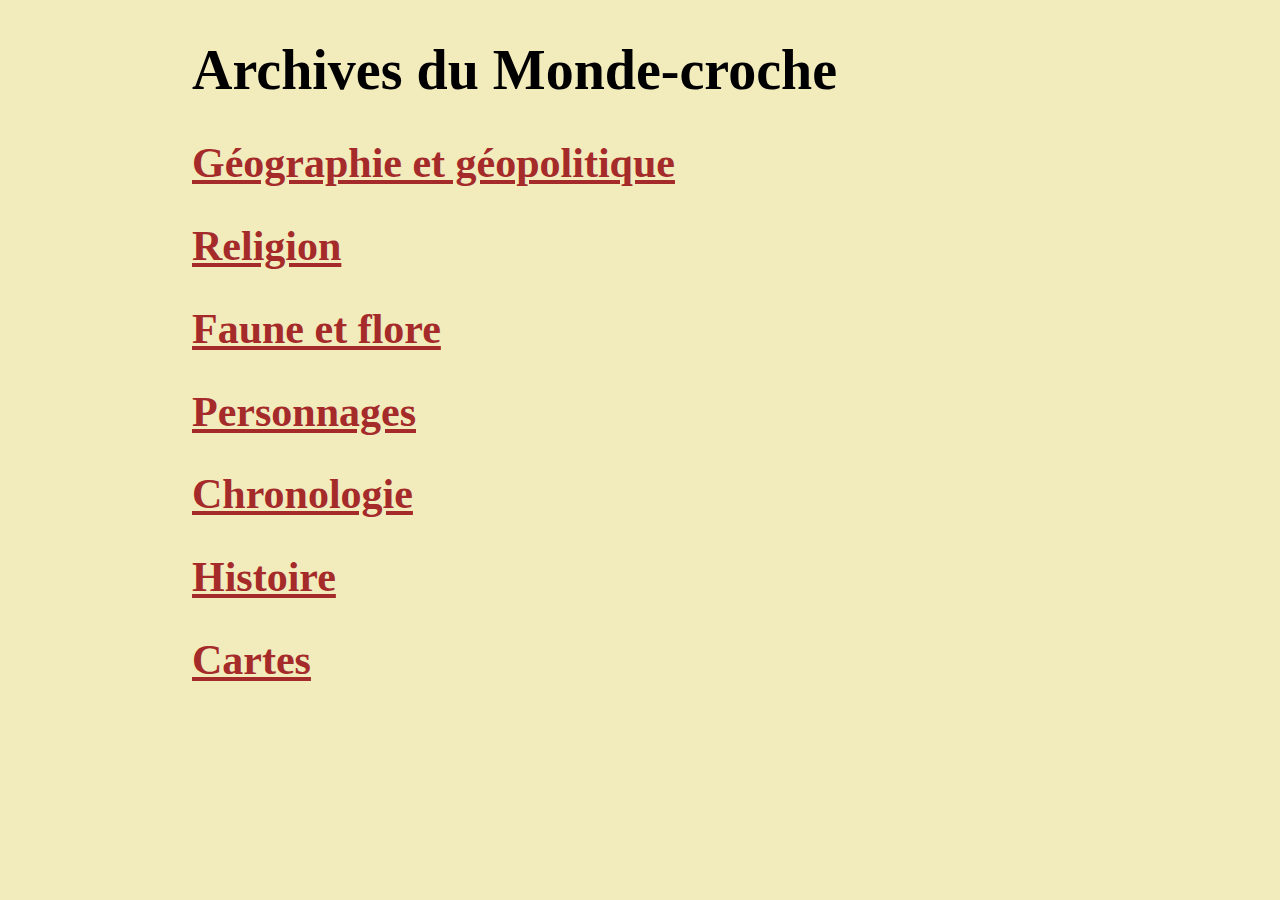
<file: index.html>
<!DOCTYPE html>
<html lang="fr">

<head>
    <meta charset="UTF-8">
    <link rel="stylesheet" href="styles.css"/>
    <title>Archives du Monde-croche</title>
</head>

<body>
    <div class="headpage">
        <h1>Archives du Monde-croche</h1>
    </div>

    <div class="bodypage">
            <h2><a href="articles/geo_geopo/geo_geopo.html">Géographie et géopolitique</a></h2>

            <h2><a href="articles/religion/religion.html">Religion</a></h2>

            <h2><a href="articles/faune_flore/">Faune et flore</a></h2>

            <h2><a href="articles/personnages/">Personnages</a></h2>

            <h2><a href="articles/chronologie.html">Chronologie</a></h2>

            <h2><a href="articles/histoire/aux_origines.html">Histoire</a></h2>

            <h2><a href="images/cartes/cartes.html">Cartes</a></h2>
    </div>
</body>

</html>
</file>
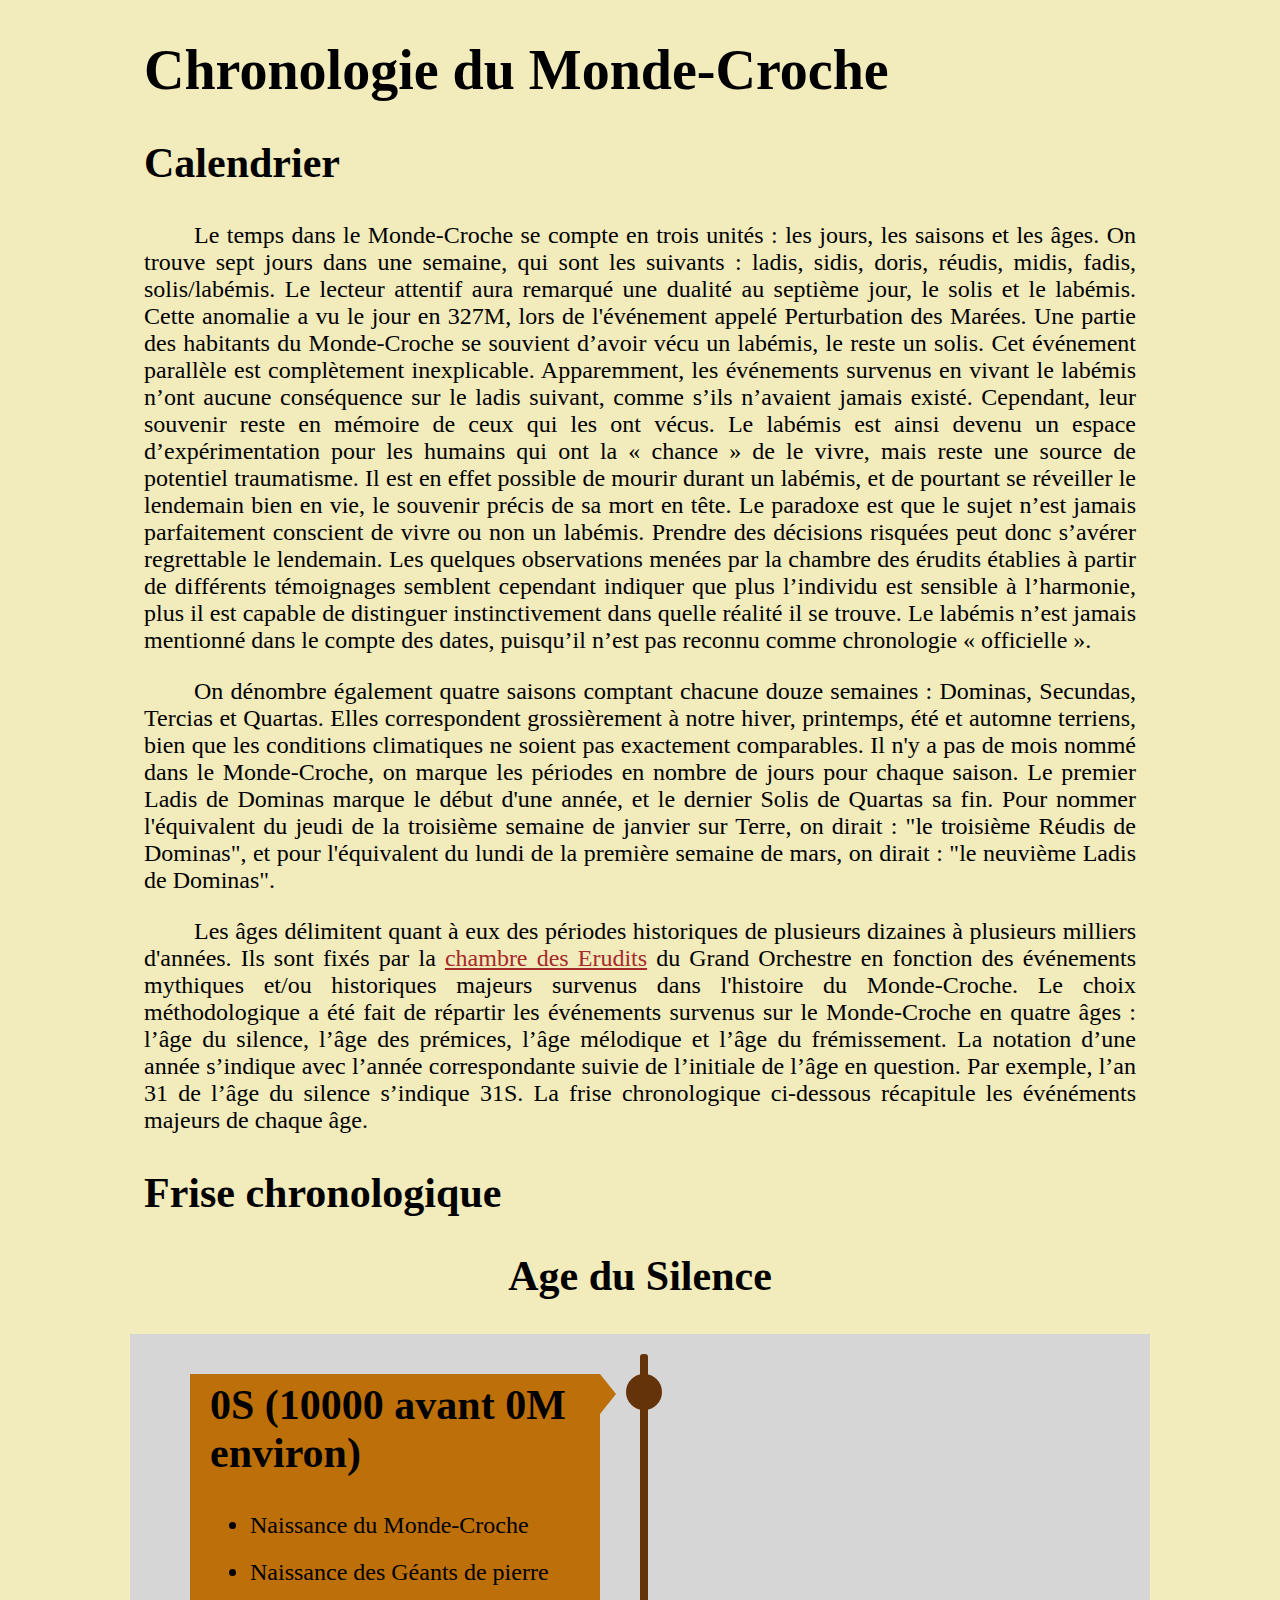
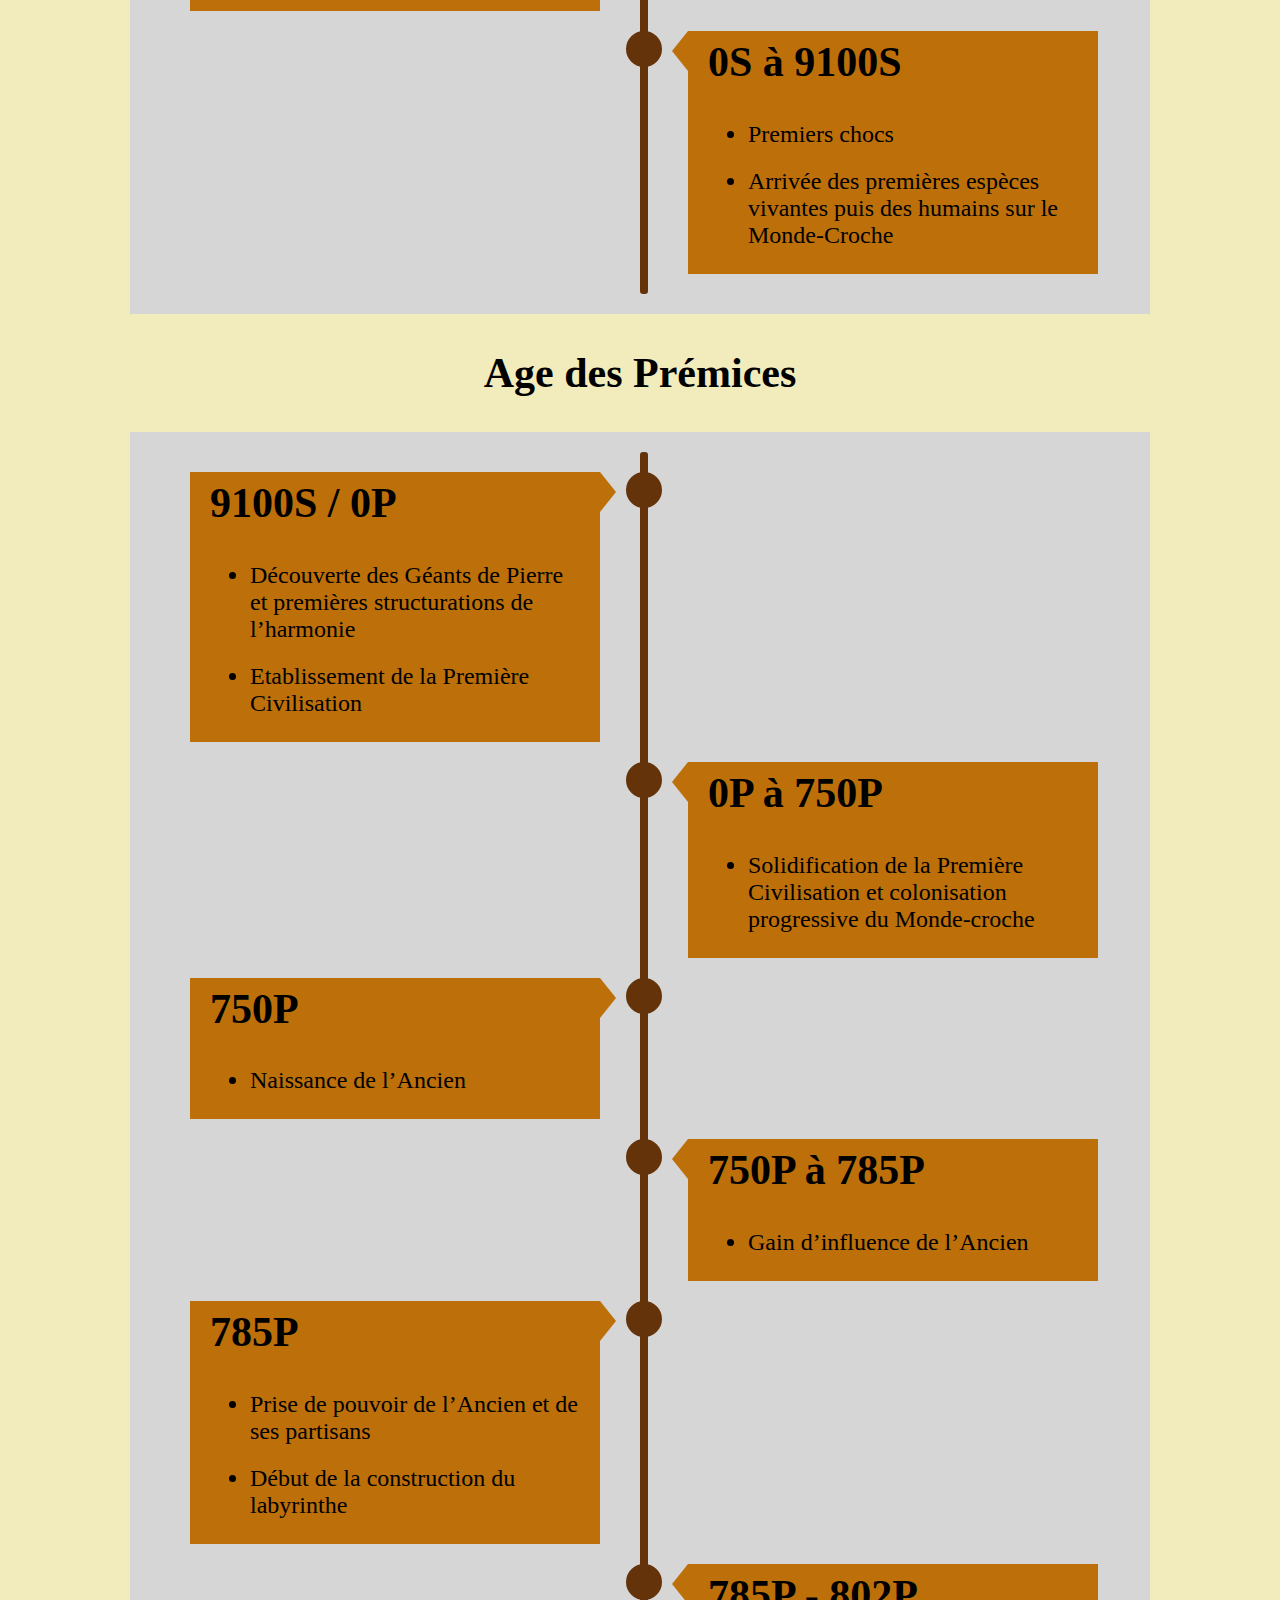
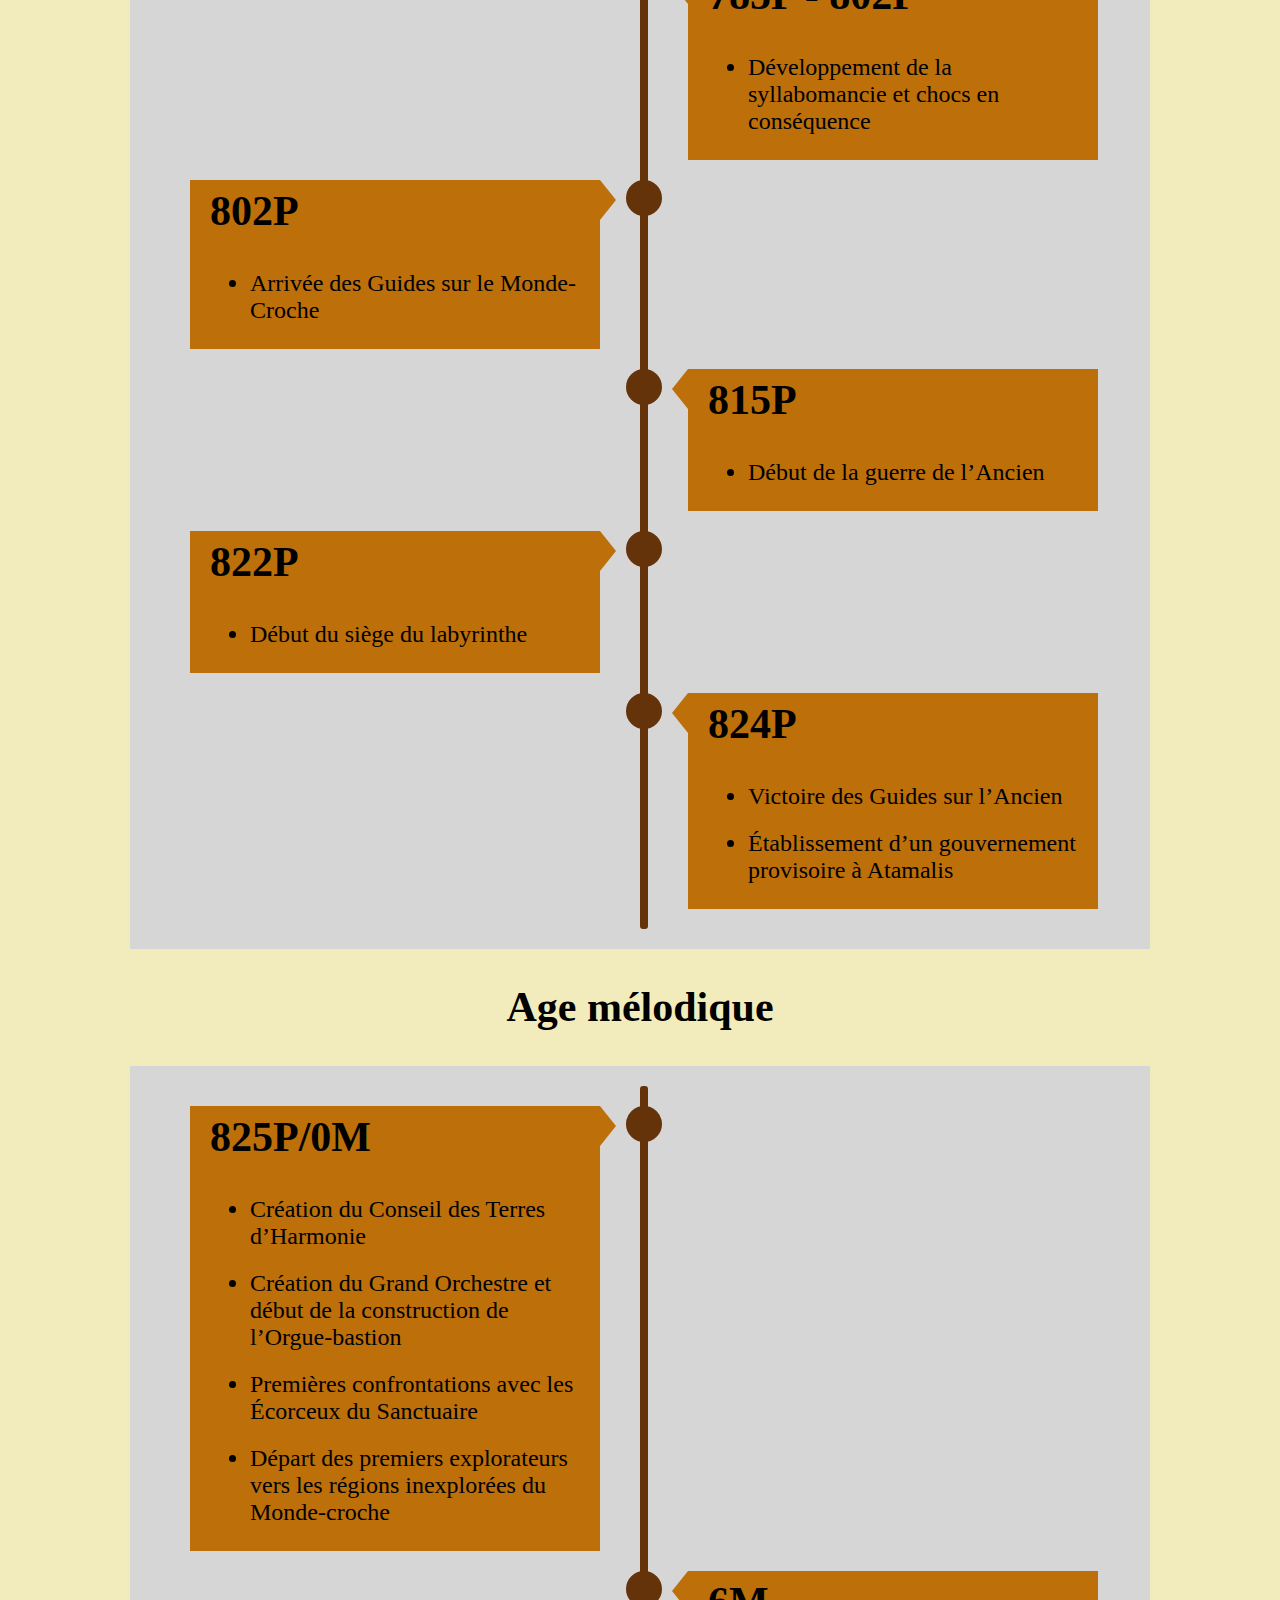
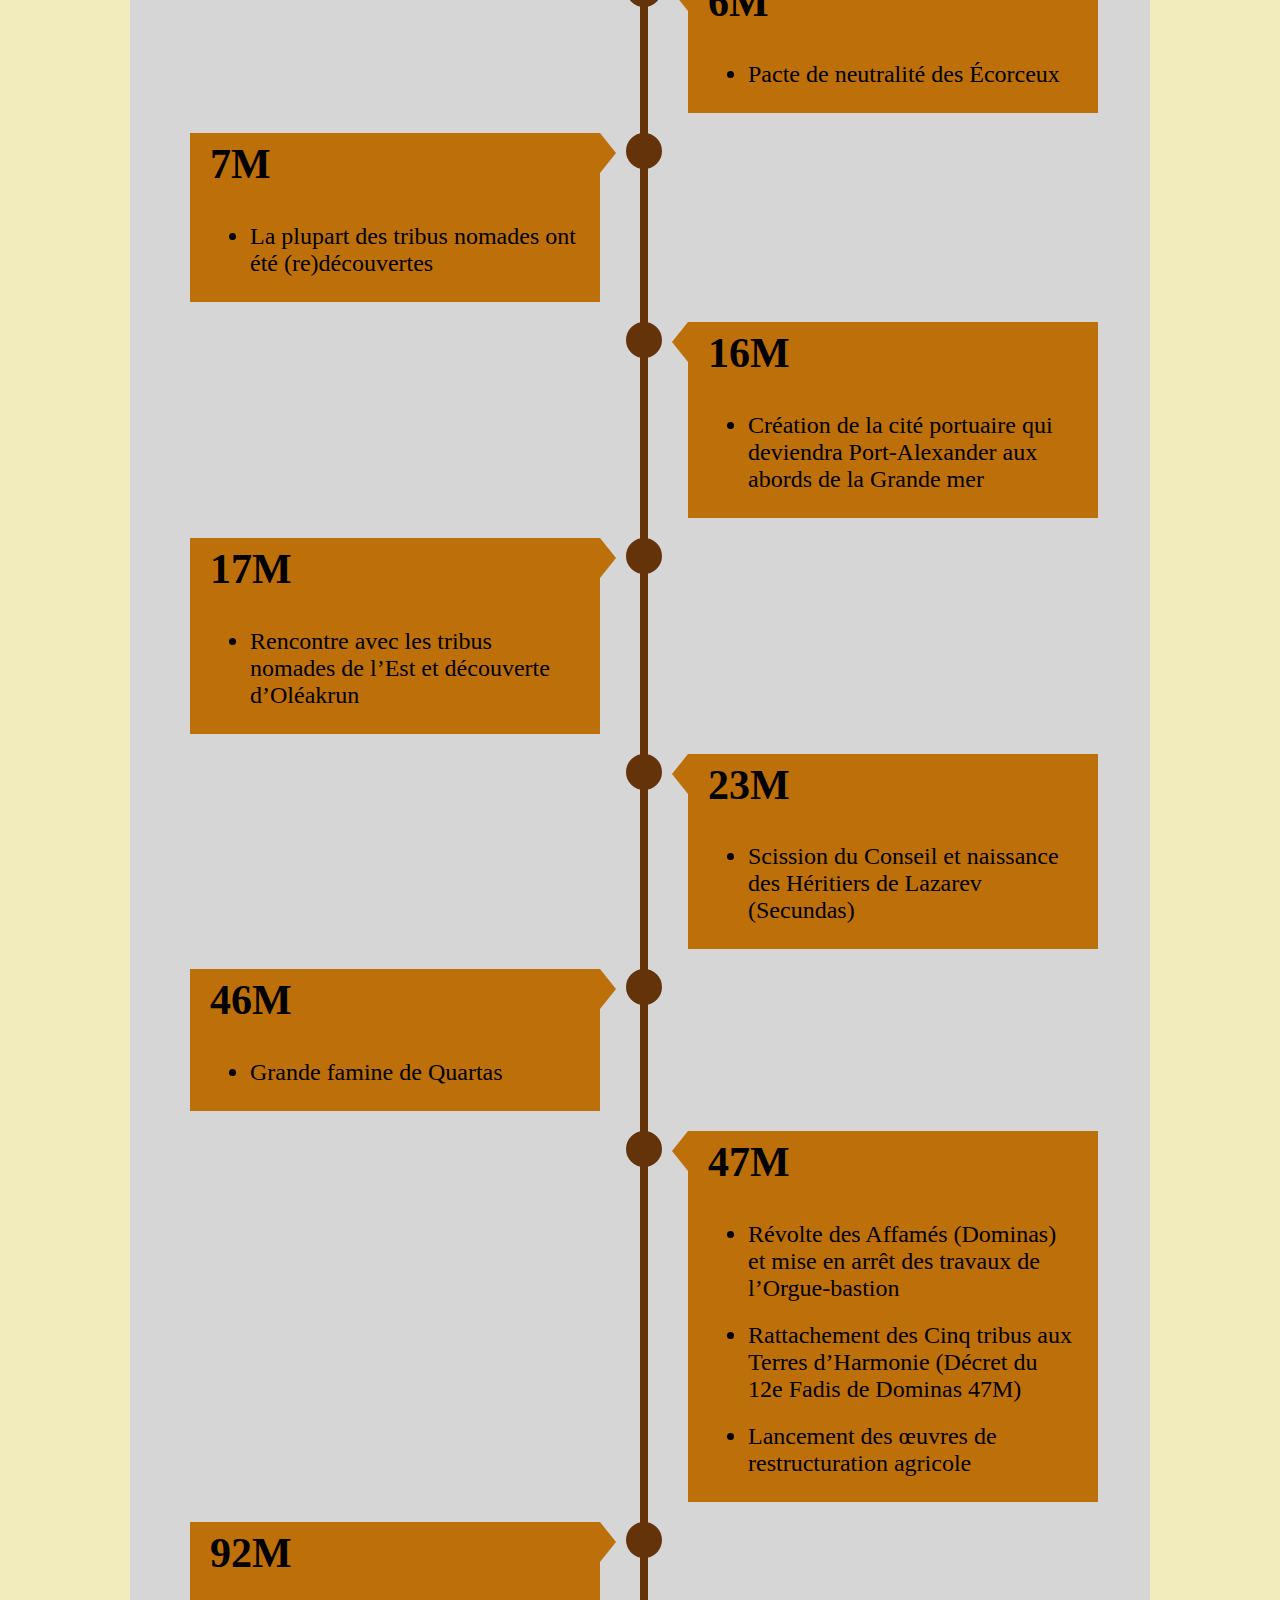
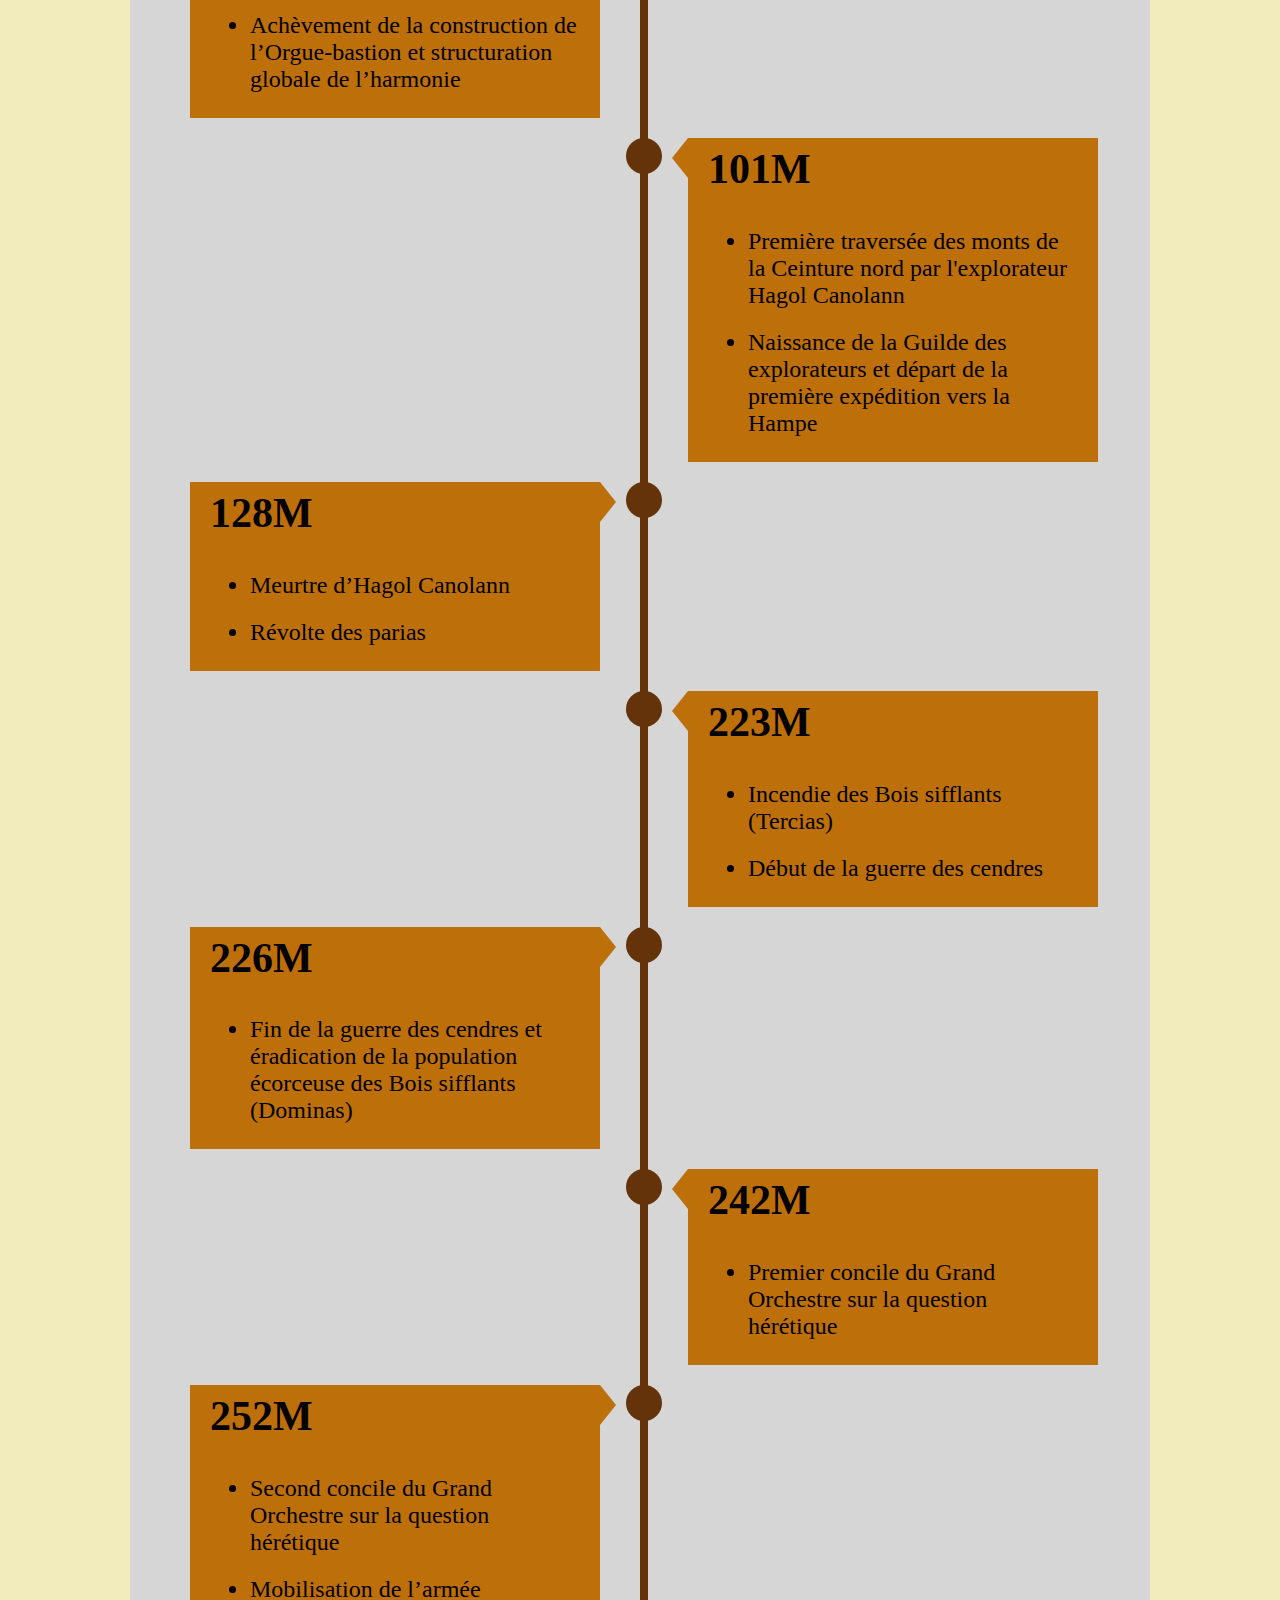
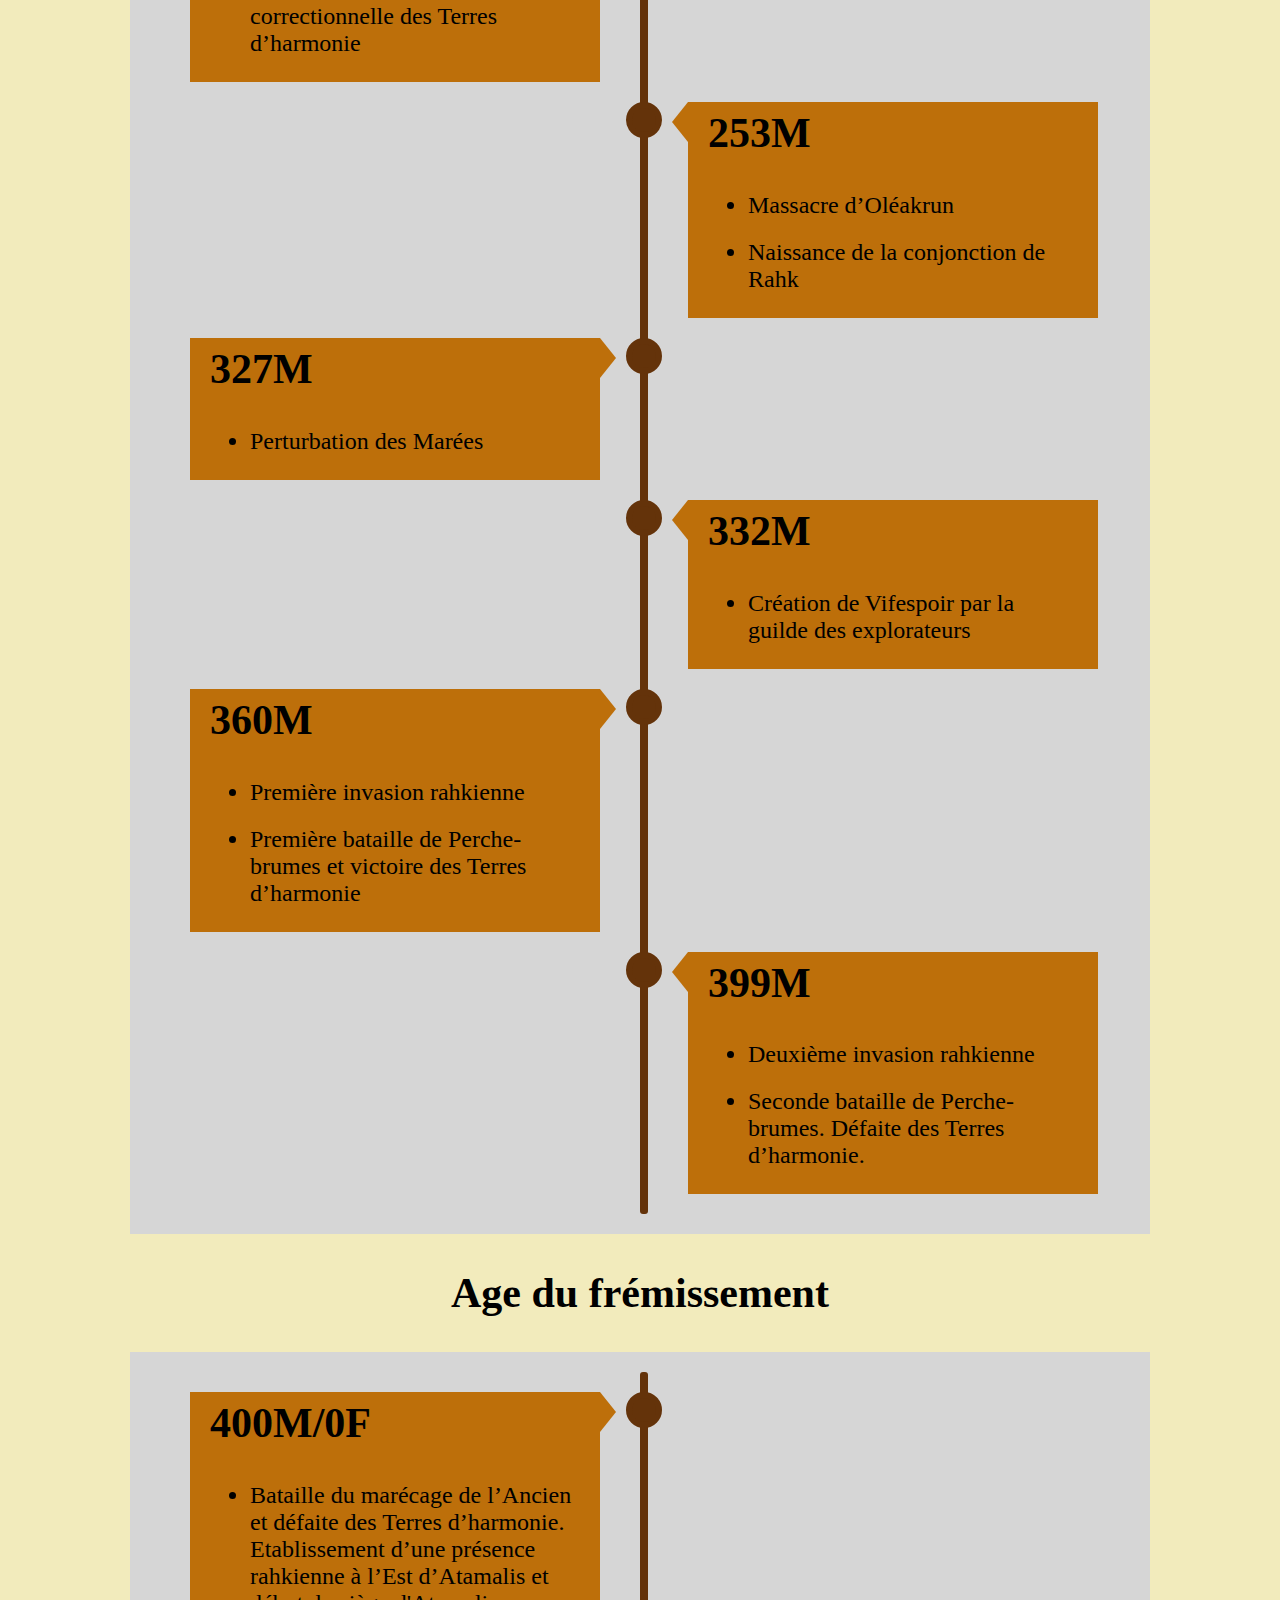
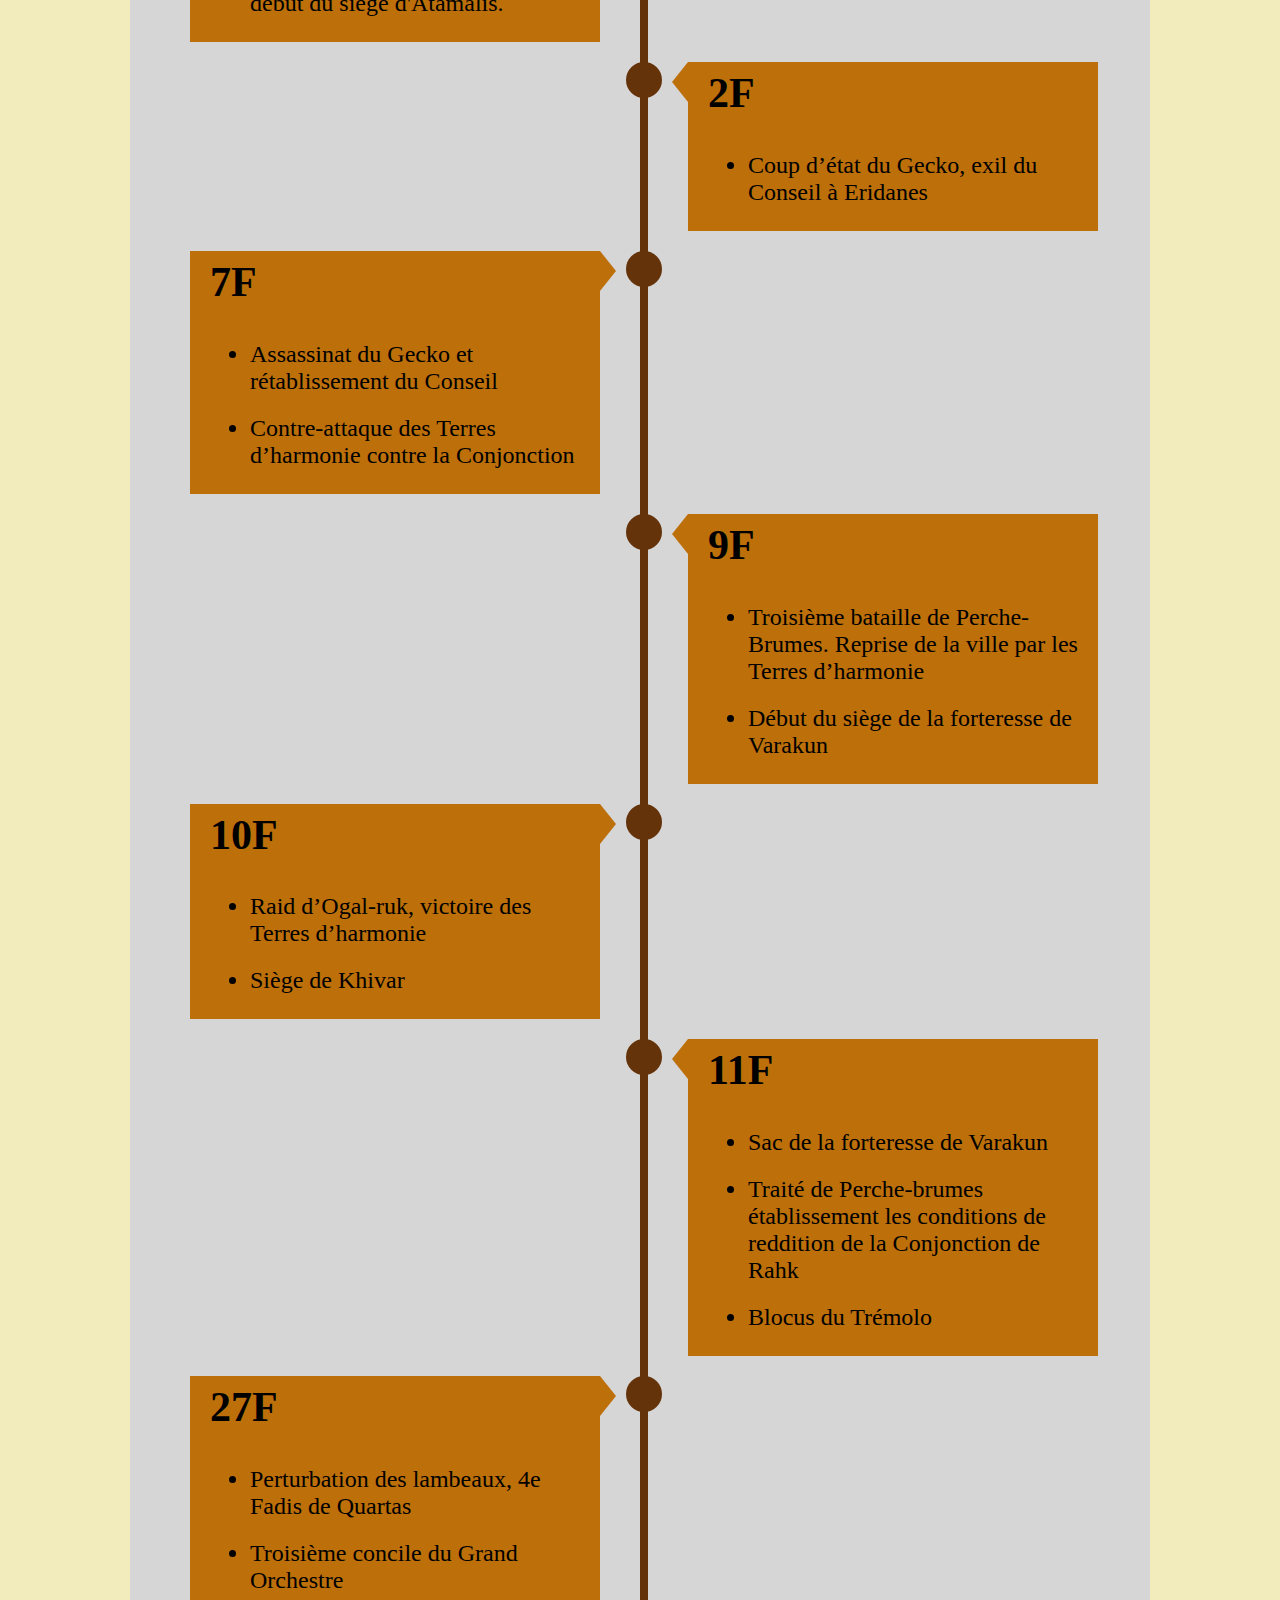
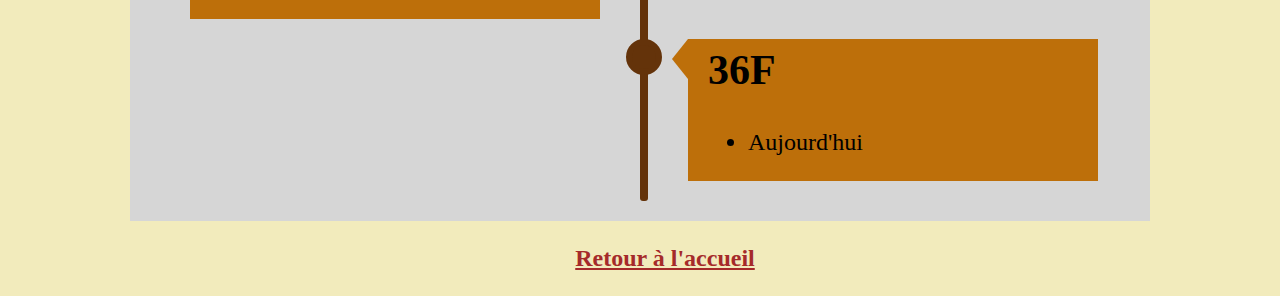
<file: articles/chronologie.html>
<!DOCTYPE html>
<html lang="fr">
<head>
    <meta charset="UTF-8">
    <meta name="viewport" content="width=device-width, initial-scale=1.0">
    <title>Chronologie</title>
    <link rel="stylesheet" href="../styles.css">
</head>

<body>

    <h1>Chronologie du Monde-Croche</h1>

        <h2 class="standardtitle">Calendrier</h2>
            <p>Le temps dans le Monde-Croche se compte en trois unités : les jours, les saisons et les âges. On trouve sept jours dans une semaine, qui sont les suivants : ladis, sidis, doris, réudis, midis, fadis, solis/labémis. Le lecteur attentif aura remarqué une dualité au septième jour, le solis et le labémis. Cette anomalie a vu le jour en 327M, lors de l'événement appelé Perturbation des Marées. Une partie des habitants du Monde-Croche se souvient d’avoir vécu un labémis, le reste un solis. Cet événement parallèle est complètement inexplicable.
            Apparemment, les événements survenus en vivant le labémis n’ont aucune conséquence sur le ladis suivant, comme s’ils n’avaient jamais existé. Cependant, leur souvenir reste en mémoire de ceux qui les ont vécus. Le labémis est ainsi devenu un espace d’expérimentation pour les humains qui ont la « chance » de le vivre, mais reste une source de potentiel traumatisme. Il est en effet possible de mourir durant un labémis, et de pourtant se réveiller le lendemain bien en vie, le souvenir précis de sa mort en tête.
            Le paradoxe est que le sujet n’est jamais parfaitement conscient de vivre ou non un labémis. Prendre des décisions risquées peut donc s’avérer regrettable le lendemain. Les quelques observations menées par la chambre des érudits établies à partir de différents témoignages semblent cependant indiquer que plus l’individu est sensible à l’harmonie, plus il est capable de distinguer instinctivement dans quelle réalité il se trouve. 
            Le labémis n’est jamais mentionné dans le compte des dates, puisqu’il n’est pas reconnu comme chronologie « officielle ».
            </p>

            <p>On dénombre également quatre saisons comptant chacune douze semaines : Dominas, Secundas, Tercias et Quartas. Elles correspondent grossièrement à notre hiver, printemps, été et automne terriens, bien que les conditions climatiques ne soient pas exactement comparables. Il n'y a pas de mois nommé dans le Monde-Croche, on marque les périodes en nombre de jours pour chaque saison. Le premier Ladis de Dominas marque le début d'une année, et le dernier Solis de Quartas sa fin. Pour nommer l'équivalent du jeudi de la troisième semaine de janvier sur Terre, on dirait : "le troisième Réudis de Dominas", et pour l'équivalent du lundi de la première semaine de mars, on dirait : "le neuvième Ladis de Dominas".</p>

            <p>Les âges délimitent quant à eux des périodes historiques de plusieurs dizaines à plusieurs milliers d'années. Ils sont fixés par la <a href="geo_geopo/factions/grand_orchestre.html#th_chambre_erudits">chambre des Erudits</a> du Grand Orchestre en fonction des événements mythiques et/ou historiques majeurs survenus dans l'histoire du Monde-Croche. Le choix méthodologique a été fait de répartir les événements survenus sur le Monde-Croche en quatre âges : l’âge du silence, l’âge des prémices, l’âge mélodique et l’âge du frémissement. La notation d’une année s’indique avec l’année correspondante suivie de l’initiale de l’âge en question. Par exemple, l’an 31 de l’âge du silence s’indique 31S. La frise chronologique ci-dessous récapitule les événéments majeurs de chaque âge.</p>

        <h2 class="standardtitle">Frise chronologique</h2>

        <h2 class="title_centre">Age du Silence</h2>

            <div class="timeline">
                <article class="article_timeline">
                    <h2 class="titletimeline">0S (10000 avant 0M environ)</h2>
                    <ul>
                      <li>Naissance du Monde-Croche</li>
                      <li>Naissance des Géants de pierre</li>
                    </ul>
                  </article>
                  <article>
                    <h2 class="titletimeline">0S à 9100S</h2>
                    <ul>
                      <li>Premiers chocs</li>
                      <li>Arrivée des premières espèces vivantes puis des humains sur le Monde-Croche</li>
                    </ul>
                  </article>
            </div>

        <h2 class="title_centre">Age des Prémices</h2>

            <div class="timeline">
                <article class="article_timeline">
                    <h2 class="titletimeline">9100S / 0P</h2>
                    <ul>
                      <li>Découverte des Géants de Pierre et premières structurations de l’harmonie</li>
                      <li>Etablissement de la Première Civilisation</li>
                    </ul>
                  </article>
                  <article class="article_timeline">
                    <h2 class="titletimeline">0P à 750P</h2>
                    <ul>
                      <li>Solidification de la Première Civilisation et colonisation progressive du Monde-croche</li>
                    </ul>
                  </article>
                  <article class="article_timeline">
                    <h2 class="titletimeline">750P</h2>
                    <ul>
                      <li>Naissance de l’Ancien</li>
                    </ul>
                  </article>
                  <article class="article_timeline">
                    <h2 class="titletimeline">750P à 785P</h2>
                    <ul>
                      <li>Gain d’influence de l’Ancien</li>
                    </ul>
                  </article>
                  <article class="article_timeline">
                    <h2 class="titletimeline">785P</h2>
                    <ul>
                      <li>Prise de pouvoir de l’Ancien et de ses partisans</li>
                      <li>Début de la construction du labyrinthe</li>
                    </ul>
                  </article>
                  <article class="article_timeline">
                    <h2 class="titletimeline">785P - 802P</h2>
                    <ul>
                      <li>Développement de la syllabomancie et chocs en conséquence</li>
                    </ul>
                  </article>
                  <article class="article_timeline">
                    <h2 class="titletimeline">802P</h2>
                    <ul>
                      <li>Arrivée des Guides sur le Monde-Croche</li>
                    </ul>
                  </article>
                  <article class="article_timeline">
                    <h2 class="titletimeline">815P</h2>
                    <ul>
                      <li>Début de la guerre de l’Ancien</li>
                    </ul>
                  </article>
                  <article class="article_timeline">
                    <h2 class="titletimeline">822P</h2>
                    <ul>
                      <li>Début du siège du labyrinthe</li>
                    </ul>
                  </article>
                  <article class="article_timeline">
                    <h2 class="titletimeline">824P</h2>
                    <ul>
                      <li>Victoire des Guides sur l’Ancien</li>
                      <li>Établissement d’un gouvernement provisoire à Atamalis</li>
                    </ul>
                  </article>
            </div>
                  
        <h2 class="title_centre">Age mélodique</h2>
            
            <div class="timeline">
                <article class="article_timeline">
                    <h2 class="titletimeline">825P/0M</h2>
                    <ul>
                    <li>Création du Conseil des Terres d’Harmonie</li>
                    <li> Création du Grand Orchestre et début de la construction de l’Orgue-bastion</li>
                    <li>Premières confrontations avec les Écorceux du Sanctuaire</li>
                    <li>Départ des premiers explorateurs vers les régions inexplorées du Monde-croche</li>
                    </ul>
                </article>
                <article class="article_timeline">
                    <h2 class="titletimeline">6M</h2>
                    <ul>
                    <li>Pacte de neutralité des Écorceux</li>
                    </ul>
                </article>
                <article class="article_timeline">
                    <h2 class="titletimeline">7M</h2>
                    <ul>
                    <li>La plupart des tribus nomades ont été (re)découvertes</li>
                    </ul>
                </article>
                <article class="article_timeline">
                    <h2 class="titletimeline">16M</h2>
                    <ul>
                    <li>Création de la cité portuaire qui deviendra Port-Alexander aux abords de la Grande mer</li>
                    </ul>
                </article>
                <article class="article_timeline">
                    <h2 class="titletimeline">17M</h2>
                    <ul>
                    <li>Rencontre avec les tribus nomades de l’Est et découverte d’Oléakrun</li>
                    </ul>
                </article>
                <article class="article_timeline">
                    <h2 class="titletimeline">23M</h2>
                    <ul>
                    <li>Scission du Conseil et naissance des Héritiers de Lazarev (Secundas)</li>
                    </ul>
                </article>
                <article class="article_timeline">
                    <h2 class="titletimeline">46M</h2>
                    <ul>
                    <li>Grande famine de Quartas</li>
                    </ul>
                </article>
                <article class="article_timeline">
                    <h2 class="titletimeline">47M</h2>
                    <ul>
                    <li>Révolte des Affamés (Dominas) et mise en arrêt des travaux de l’Orgue-bastion</li>
                    <li>Rattachement des Cinq tribus aux Terres d’Harmonie (Décret du 12e Fadis de Dominas 47M)</li>
                    <li>Lancement des œuvres de restructuration agricole</li>
                    </ul>
                </article>
                <article class="article_timeline">
                    <h2 class="titletimeline">92M</h2>
                    <ul>
                    <li> Achèvement de la construction de l’Orgue-bastion et structuration globale de l’harmonie</li>
                    </ul>
                </article>
                <article class="article_timeline">
                    <h2 class="titletimeline">101M</h2>
                    <ul>
                    <li>Première traversée des monts de la Ceinture nord par l'explorateur Hagol Canolann</li>
                    <li>Naissance de la Guilde des explorateurs et départ de la première expédition vers la Hampe</li>
                    </ul>
                </article>
                <article class="article_timeline">
                    <h2 class="titletimeline">128M</h2>
                    <ul>
                    <li>Meurtre d’Hagol Canolann</li>
                    <li>Révolte des parias</li>
                    </ul>
                </article>
                <article class="article_timeline">
                    <h2 class="titletimeline">223M</h2>
                    <ul>
                    <li>Incendie des Bois sifflants (Tercias)</li>
                    <li>Début de la guerre des cendres</li>
                    </ul>
                </article>
                <article class="article_timeline">
                    <h2 class="titletimeline">226M</h2>
                    <ul>
                    <li>Fin de la guerre des cendres et éradication de la population écorceuse des Bois sifflants (Dominas)</li>
                    </ul>
                </article>
                <article class="article_timeline">
                    <h2 class="titletimeline">242M</h2>
                    <ul>
                    <li>Premier concile du Grand Orchestre sur la question hérétique</li>
                    </ul>
                </article>
                <article class="article_timeline">
                    <h2 class="titletimeline">252M</h2>
                    <ul>
                    <li>Second concile du Grand Orchestre sur la question hérétique</li>
                    <li>Mobilisation de l’armée correctionnelle des Terres d’harmonie</li>
                    </ul>
                </article>
                <article class="article_timeline">
                    <h2 class="titletimeline">253M</h2>
                    <ul>
                    <li>Massacre d’Oléakrun</li>
                    <li>Naissance de la conjonction de Rahk</li>
                    </ul>
                </article>
                <article class="article_timeline">
                    <h2 class="titletimeline">327M</h2>
                    <ul>
                    <li>Perturbation des Marées</li>
                    </ul>
                </article>
                <article class="article_timeline">
                    <h2 class="titletimeline">332M</h2>
                    <ul>
                    <li>Création de Vifespoir par la guilde des explorateurs</li>
                    </ul>
                </article>
                <article class="article_timeline">
                    <h2 class="titletimeline">360M</h2>
                    <ul>
                    <li>Première invasion rahkienne</li>
                    <li>Première bataille de Perche-brumes et victoire des Terres d’harmonie</li>
                    </ul>
                </article>
                <article class="article_timeline">
                    <h2 class="titletimeline">399M</h2>
                    <ul>
                    <li>Deuxième invasion rahkienne</li>
                    <li>Seconde bataille de Perche-brumes. Défaite des Terres d’harmonie.</li>
                    </ul>
                </article>
            </div>

            <h2 class="title_centre">Age du frémissement</h2>

            <div class="timeline">
                <article class="article_timeline">
                    <h2 class="titletimeline">400M/0F</h2>
                    <ul>
                    <li>Bataille du marécage de l’Ancien et défaite des Terres d’harmonie. Etablissement d’une présence rahkienne à l’Est d’Atamalis et début du siège d'Atamalis.</li>
                    </ul>
                </article>
                <article class="article_timeline">
                    <h2 class="titletimeline">2F</h2>
                    <ul>
                    <li>Coup d’état du Gecko, exil du Conseil à Eridanes</li>
                    </ul>
                </article>
                <article class="article_timeline">
                    <h2 class="titletimeline">7F</h2>
                    <ul>
                    <li>Assassinat du Gecko et rétablissement du Conseil</li>
                    <li>Contre-attaque des Terres d’harmonie contre la Conjonction</li>
                    </ul>
                </article>
                <article class="article_timeline">
                    <h2 class="titletimeline">9F</h2>
                    <ul>
                    <li>Troisième bataille de Perche-Brumes. Reprise de la ville par les Terres d’harmonie</li>
                    <li>Début du siège de la forteresse de Varakun</li>
                    </ul>
                </article>
                <article class="article_timeline">
                    <h2 class="titletimeline">10F</h2>
                    <ul>
                    <li>Raid d’Ogal-ruk, victoire des Terres d’harmonie</li>
                    <li> Siège de Khivar</li>
                    </ul>
                </article>
                <article class="article_timeline">
                    <h2 class="titletimeline">11F</h2>
                    <ul>
                    <li>Sac de la forteresse de Varakun</li>
                    <li>Traité de Perche-brumes établissement les conditions de reddition de la Conjonction de Rahk</li>
                    <li>Blocus du Trémolo</li>
                    </ul>
                </article>
                <article class="article_timeline">
                    <h2 class="titletimeline">27F</h2>
                    <ul>
                    <li>Perturbation des lambeaux, 4e Fadis de Quartas</li>
                    <li>Troisième concile du Grand Orchestre</li>
                    </ul>
                </article>
                <article class="article_timeline">
                    <h2 class="titletimeline">36F</h2>
                    <ul>
                    <li>Aujourd'hui</li>
                    </ul>
                </article>
            </div>





            </div>

    <p class="retour_index"><a href="../index.html">Retour à l'accueil</a></p>

</body>
</html>
</file>
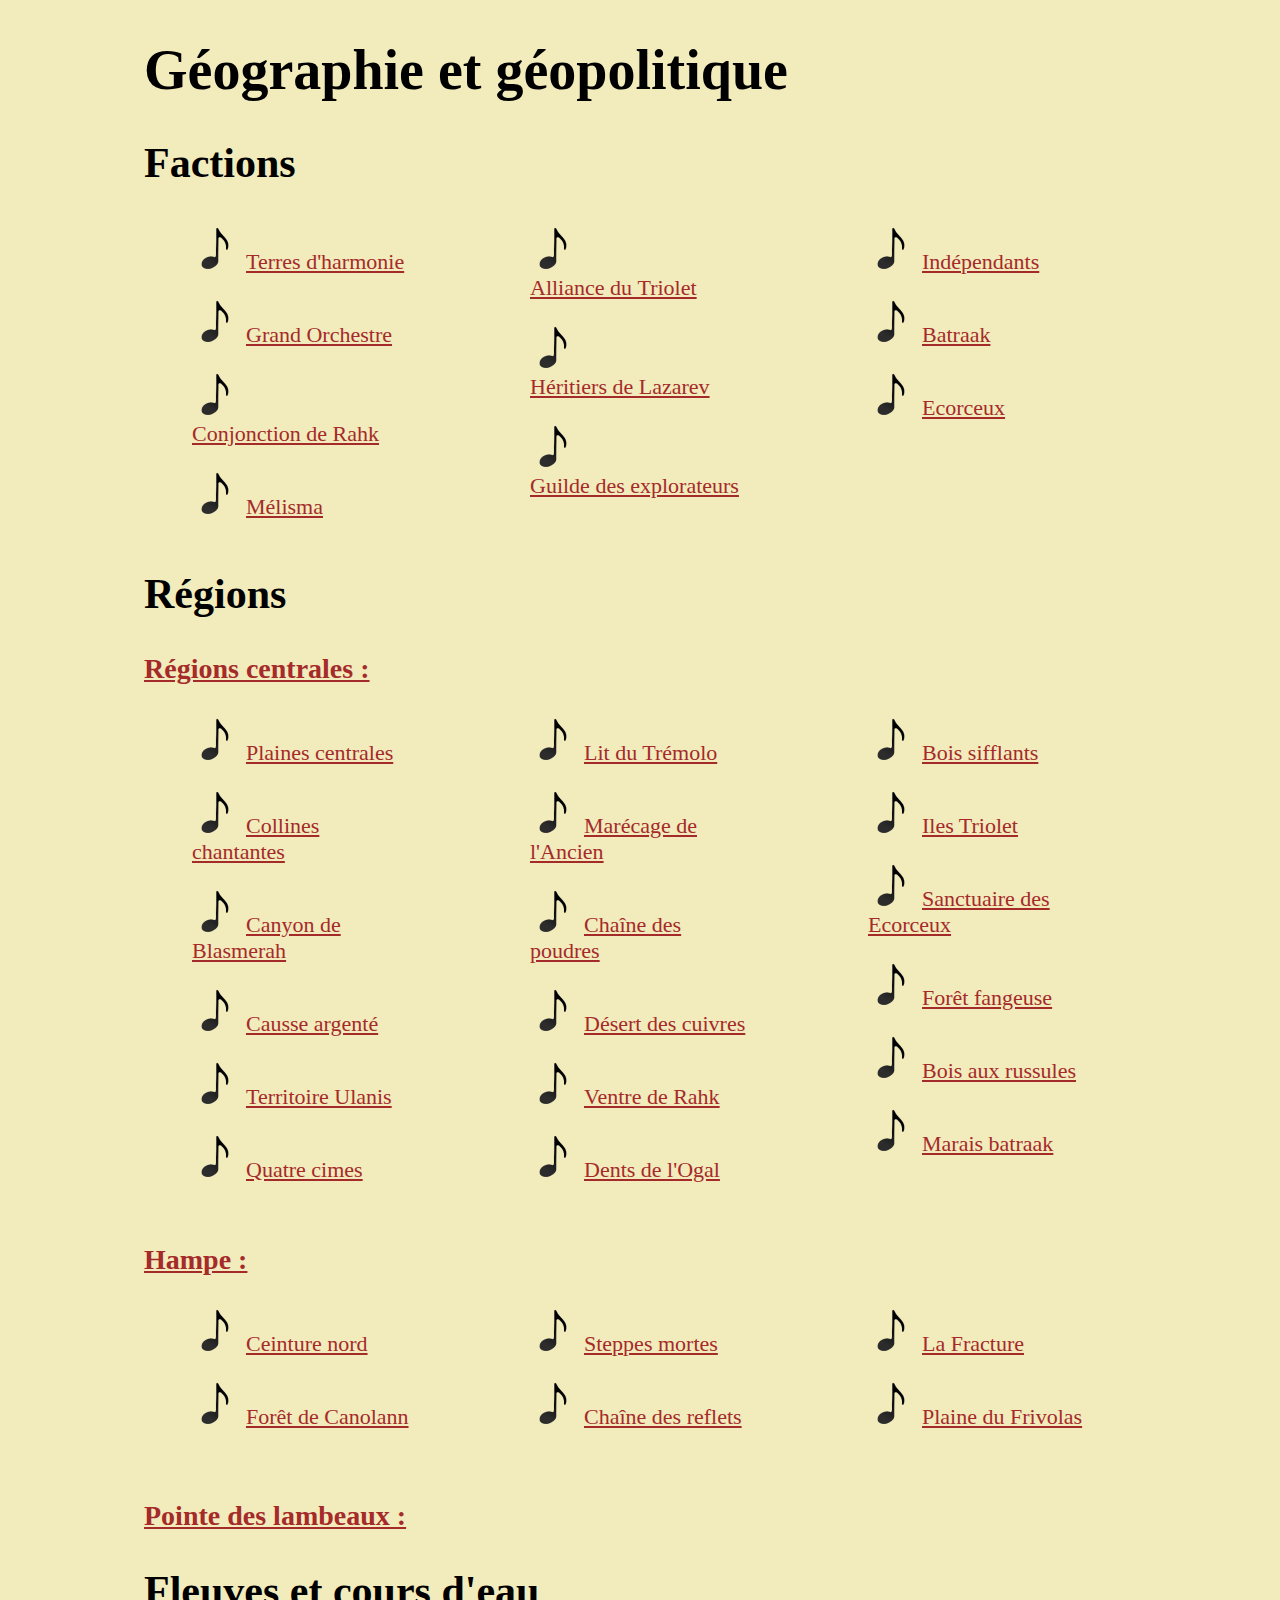
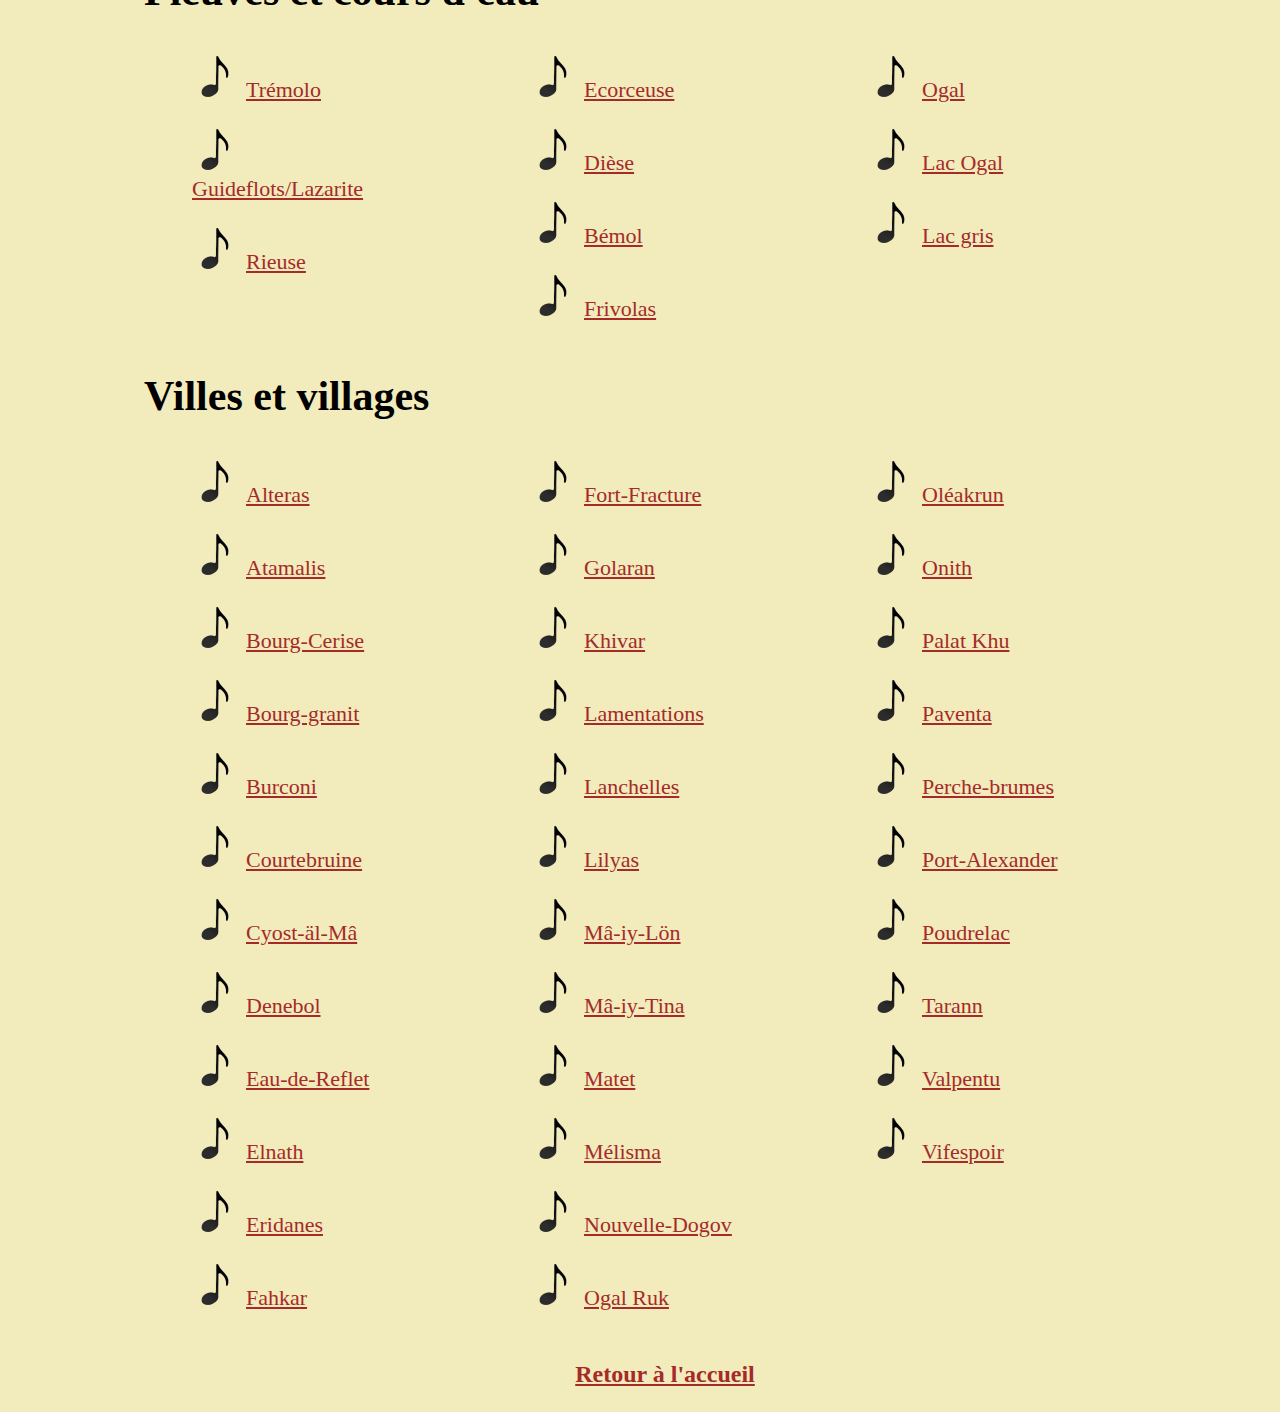
<file: articles/geo_geopo/geo_geopo.html>
<!DOCTYPE html>
<html lang="fr">
<head>
    <meta charset="UTF-8">
    <link rel="stylesheet" href="./../../styles.css"/>
    <title>Géographie et géopolitique</title>
</head>

<body>

    <h1>Géographie et géopolitique</h1>

        <h2>Factions</h2>

            <ul class="list_croche_aligned">
                <li><a href="factions/terres_harmonie.html">Terres&nbsp;d'harmonie</a></li>
                <li><a href="factions/grand_orchestre.html">Grand&nbsp;Orchestre</a></li>
                <li><a href="factions/conjonction_rahk.html">Conjonction&nbsp;de&nbsp;Rahk</a></li>
                <li><a href="factions/melisma.html">Mélisma</a></li>
                <li><a href="factions/alliance_triolet.html">Alliance&nbsp;du&nbsp;Triolet</a></li>
                <li><a href="factions/heritiers_lazarev.html">Héritiers&nbsp;de&nbsp;Lazarev</a></li>
                <li><a href="factions/guilde_explorateurs.html">Guilde&nbsp;des&nbsp;explorateurs</a></li>
                <li><a href="factions/independants.html">Indépendants</a></li>
                <li><a href="factions/batraak.html">Batraak</a></li>
                <li><a href="factions/ecorceux.html">Ecorceux</a></li>
            </ul>

        <h2>Régions</h2>

            <h3><a href="regions/regions_centrales/regions_centrales.html">Régions centrales :</a></h3>

                <ul class="list_croche_aligned">
                    <li><a href="geographie/regions/regions_centrales/plaines_centrales.html">Plaines centrales</a></li>
                    <li><a href="geographie/regions/regions_centrales/collines_chantantes.html">Collines chantantes</a></li>
                    <li><a href="geographie/regions/regions_centrales/canyon_blasmerah.html">Canyon de Blasmerah</a></li>
                    <li><a href="geographie/regions/regions_centrales/causse_argente.html">Causse argenté</a></li>
                    <li><a href="geographie/regions/regions_centrales/territoire_ulanis.html">Territoire Ulanis</a></li>
                    <li><a href="geographie/regions/regions_centrales/quatre_cimes.html">Quatre cimes</a></li>
                    <li><a href="geographie/regions/regions_centrales/lit_tremolot.html">Lit du Trémolo</a></li>
                    <li><a href="geographie/regions/regions_centrales/marecage_ancien.html">Marécage de l'Ancien</a></li>
                    <li><a href="geographie/regions/regions_centrales/chaine_poudres.html">Chaîne des poudres</a></li>
                    <li><a href="geographie/regions/regions_centrales/desert_cuivres.html">Désert des cuivres</a></li>
                    <li><a href="geographie/regions/regions_centrales/ventre_rahk.html">Ventre de Rahk</a></li>
                    <li><a href="geographie/regions/regions_centrales/dents_ogal.html">Dents de l'Ogal</a></li>
                    <li><a href="geographie/regions/regions_centrales/bois_sifflants.html">Bois sifflants</a></li>
                    <li><a href="geographie/regions/regions_centrales/iles_triolet.html">Iles Triolet</a></li>
                    <li><a href="geographie/regions/regions_centrales/sanctuaire_ecorceux.html">Sanctuaire des Ecorceux</a></li>
                    <li><a href="geographie/regions/regions_centrales/foret_fangeuse.html">Forêt fangeuse</a></li>
                    <li><a href="geographie/regions/regions_centrales/bois_aux_russules.html">Bois aux russules</a></li>
                    <li><a href="geographie/regions/regions_centrales/marais_batraak.html">Marais batraak</a></li>
                </ul>

            <h3><a href="regions/hampe/hampe.html">Hampe :</a></h3>

                <ul class="list_croche_aligned">
                    <li><a href="geographie/regions/hampe/ceinture_nord.html">Ceinture nord</a></li>
                    <li><a href="geographie/regions/hampe/foret_canolann.html">Forêt de Canolann</a></li>
                    <li><a href="geographie/regions/hampe/steppes_mortes.html">Steppes mortes</a></li>
                    <li><a href="geographie/regions/hampe/chaine_reflets.html">Chaîne des reflets</a></li>
                    <li><a href="geographie/regions/hampe/fracture.html">La Fracture</a></li>
                    <li><a href="geographie/regions/hampe/plaine_frivolas.html">Plaine du Frivolas</a></li>
                </ul>

            <h3><a href="geographie/regions/pointe_lambeaux/pointe_lambeaux.html">Pointe des lambeaux :</a></h3>

        <h2>Fleuves et cours d'eau</h2>

            <ul class="list_croche_aligned">
                <li><a href="geographie/fleuves/tremolo.html">Trémolo</a></li>
                <li><a href="geographie/fleuves/guideflots.html">Guideflots/Lazarite</a></li>
                <li><a href="geographie/fleuves/rieuse.html">Rieuse</a></li>
                <li><a href="geographie/fleuves/ecorceuse.html">Ecorceuse</a></li>
                <li><a href="geographie/fleuves/diese.html">Dièse</a></li>
                <li><a href="geographie/fleuves/bemol.html">Bémol</a></li>
                <li><a href="geographie/fleuves/frivolas.html">Frivolas</a></li>
                <li><a href="geographie/fleuves/ogal.html">Ogal</a></li>
                <li><a href="geographie/fleuves/lac_ogal">Lac Ogal</a></li>
                <li><a href="geographie/fleuves/lac_gris">Lac gris</a></li>
            </ul>

        <h2>Villes et villages</h2>

            <ul class="list_croche_aligned">
                <li><a href="geographie/villes/alteras.html">Alteras</a></li>
                <li><a href="geographie/villes/atamalis.html">Atamalis</a></li>
                <li><a href="geographie/villes/bourg-cerise.html">Bourg-Cerise</a></li>
                <li><a href="geographie/villes/bourg-granit.html">Bourg-granit</a></li>
                <li><a href="geographie/villes/burconi.html">Burconi</a></li>
                <li><a href="geographie/villes/courtebruine.html">Courtebruine</a></li>
                <li><a href="geographie/villes/cyost-al-ma.html">Cyost-äl-Mâ</a></li>
                <li><a href="geographie/villes/denebol.html">Denebol</a></li>
                <li><a href="geographie/villes/eau-de-reflet.html">Eau-de-Reflet</a></li>
                <li><a href="geographie/villes/elnath.html">Elnath</a></li>
                <li><a href="geographie/villes/eridanes.html">Eridanes</a></li>
                <li><a href="geographie/villes/fahkar.html">Fahkar</a></li>
                <li><a href="geographie/villes/fort-fracture.html">Fort-Fracture</a></li>
                <li><a href="geographie/villes/golaran.html">Golaran</a></li>
                <li><a href="geographie/villes/khivar.html">Khivar</a></li>
                <li><a href="geographie/villes/lamentations.html">Lamentations</a></li>
                <li><a href="geographie/villes/lanchelles.html">Lanchelles</a></li>
                <li><a href="geographie/villes/lilyas.html">Lilyas</a></li>
                <li><a href="geographie/villes/ma-iy-lon.html">Mâ-iy-Lön</a></li>
                <li><a href="geographie/villes/ma-iy-tina.html">Mâ-iy-Tina</a></li>
                <li><a href="geographie/villes/matet.html">Matet</a></li>
                <li><a href="factions/melisma.html">Mélisma</a></li>
                <li><a href="geographie/villes/nouvelle-dogov.html">Nouvelle-Dogov</a></li>
                <li><a href="geographie/villes/ogal_ruk.html">Ogal Ruk</a></li>
                <li><a href="geographie/villes/oleakrun.html">Oléakrun</a></li>
                <li><a href="geographie/villes/onith.html">Onith</a></li>
                <li><a href="geographie/villes/palat_khu.html">Palat Khu</a></li>
                <li><a href="geographie/villes/paventa.html">Paventa</a></li>
                <li><a href="geographie/villes/perche-brumes.html">Perche-brumes</a></li>
                <li><a href="geographie/villes/port-alexander.html">Port-Alexander</a></li>
                <li><a href="geographie/villes/poudrelac.html">Poudrelac</a></li>
                <li><a href="geographie/villes/tarann.html">Tarann</a></li>
                <li><a href="geographie/villes/valpentu.html">Valpentu</a></li>
                <li><a href="geographie/villes/vifespoir.html">Vifespoir</a></li>
            </ul>
    
    <p class="retour_index"><a href="./../../index.html">Retour à l'accueil</a></p>

</body>

</html>
</file>
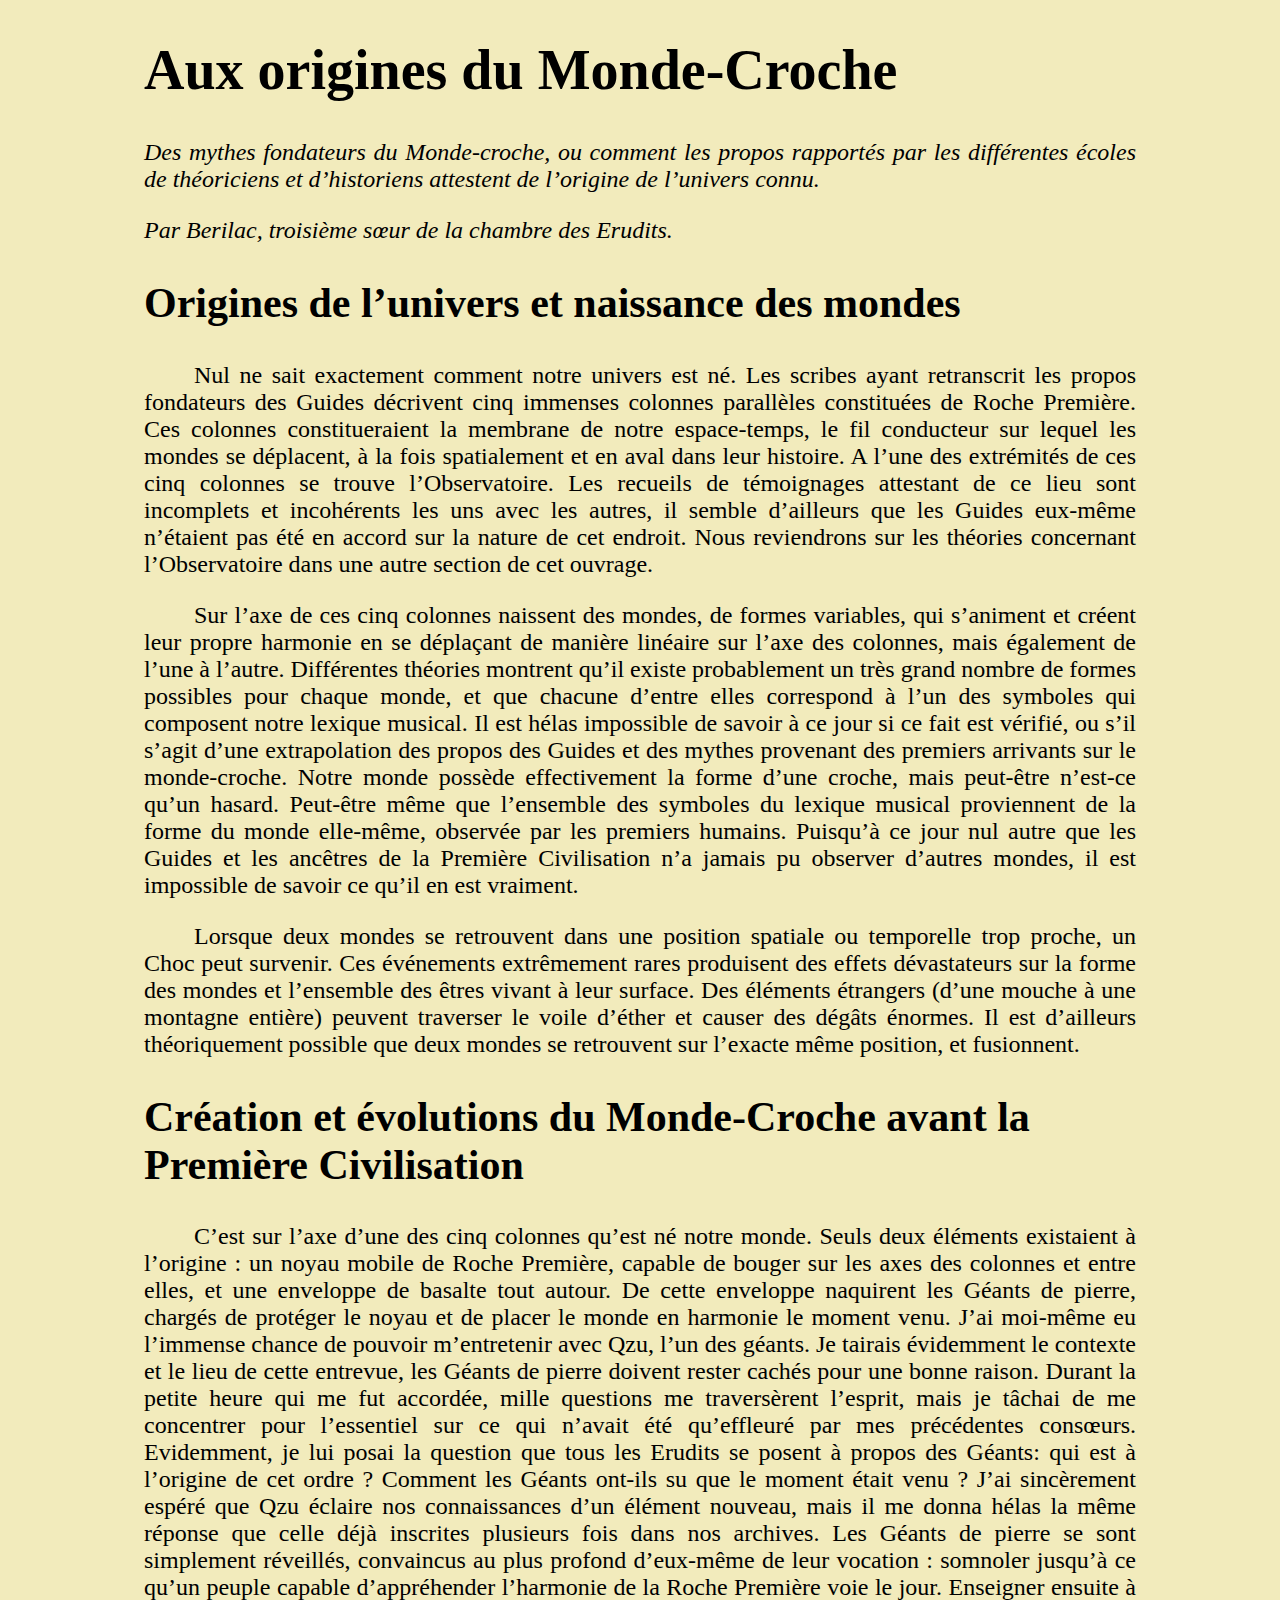
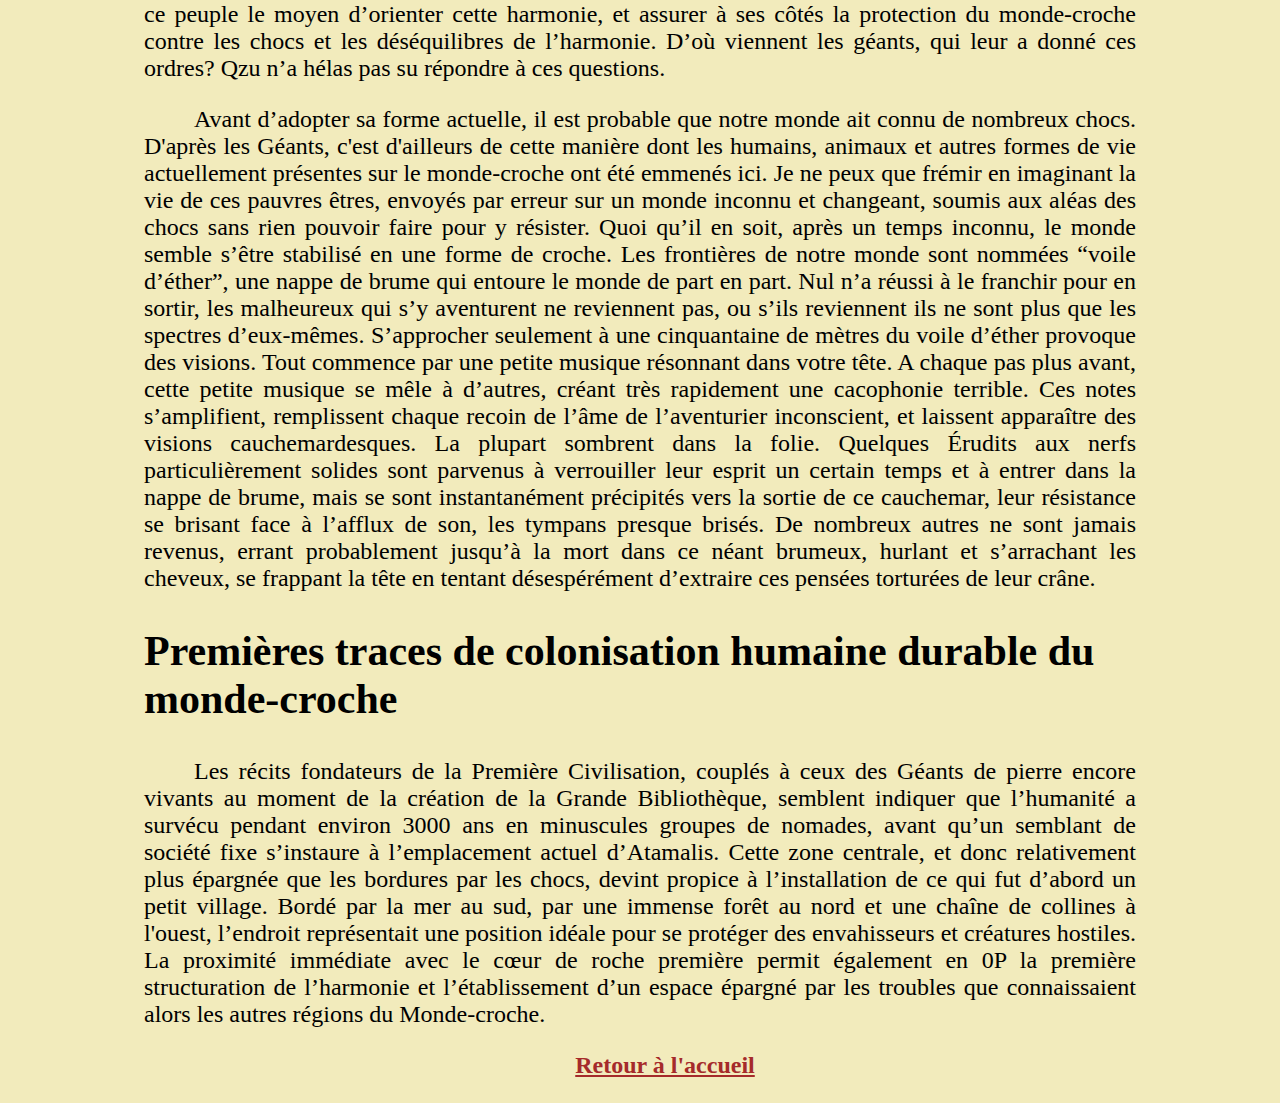
<file: articles/histoire/aux_origines.html>
<!DOCTYPE html>
<html lang="fr">
<head>
    <meta charset="UTF-8">
    <meta name="viewport" content="width=device-width, initial-scale=1.0">
    <title>Aux origines du Monde-Croche</title>
    <link rel="stylesheet" href="../../styles.css">
</head>

<body>
    
    <h1>Aux origines du Monde-Croche</h1>

        <p class="comment">Des mythes fondateurs du Monde-croche, ou comment les propos rapportés par les différentes écoles de théoriciens et d’historiens attestent de l’origine de l’univers connu.</p>
        <p class="comment">Par Berilac, troisième sœur de la chambre des Erudits.</p>

        <h2>Origines de l’univers et naissance des mondes</h2>

            <p>Nul ne sait exactement comment notre univers est né. Les scribes ayant retranscrit les propos fondateurs des Guides décrivent cinq immenses colonnes parallèles constituées de Roche Première. Ces colonnes constitueraient la membrane de notre espace-temps, le fil conducteur sur lequel les mondes se déplacent, à la fois spatialement et en aval dans leur histoire. A l’une des extrémités de ces cinq colonnes se trouve l’Observatoire. Les recueils de témoignages attestant de ce lieu sont incomplets et incohérents les uns avec les autres, il semble d’ailleurs que les Guides eux-même n’étaient pas été en accord sur la nature de cet endroit. Nous reviendrons sur les théories concernant l’Observatoire dans une autre section de cet ouvrage.</p>

            <p>Sur l’axe de ces cinq colonnes naissent des mondes, de formes variables, qui s’animent et créent leur propre harmonie en se déplaçant de manière linéaire sur l’axe des colonnes, mais également de l’une à l’autre. Différentes théories montrent qu’il existe probablement un très grand nombre de formes possibles pour chaque monde, et que chacune d’entre elles correspond à l’un des symboles qui composent notre lexique musical. Il est hélas impossible de savoir à ce jour si ce fait est vérifié, ou s’il s’agit d’une extrapolation des propos des Guides et des mythes provenant des premiers arrivants sur le monde-croche. Notre monde possède effectivement la forme d’une croche, mais peut-être n’est-ce qu’un hasard. Peut-être même que l’ensemble des symboles du lexique musical proviennent de la forme du monde elle-même, observée par les premiers humains. Puisqu’à ce jour nul autre que les Guides et les ancêtres de la Première Civilisation n’a jamais pu observer d’autres mondes, il est impossible de savoir ce qu’il en est vraiment.</p>

            <p>Lorsque deux mondes se retrouvent dans une position spatiale ou temporelle trop proche, un Choc peut survenir. Ces événements extrêmement rares produisent des effets dévastateurs sur la forme des mondes et l’ensemble des êtres vivant à leur surface. Des éléments étrangers (d’une mouche à une montagne entière) peuvent traverser le voile d’éther et causer des dégâts énormes. Il est d’ailleurs théoriquement possible que deux mondes se retrouvent sur l’exacte même position, et fusionnent.</p>

        <h2>Création et évolutions du Monde-Croche avant la Première Civilisation</h2>

            <p>C’est sur l’axe d’une des cinq colonnes qu’est né notre monde. Seuls deux éléments existaient à l’origine : un noyau mobile de Roche Première, capable de bouger sur les axes des colonnes et entre elles, et une enveloppe de basalte tout autour. De cette enveloppe naquirent les Géants de pierre, chargés de protéger le noyau et de placer le monde en harmonie le moment venu. J’ai moi-même eu l’immense chance de pouvoir m’entretenir avec Qzu, l’un des géants. Je tairais évidemment le contexte et le lieu de cette entrevue, les Géants de pierre doivent rester cachés pour une bonne raison. Durant la petite heure qui me fut accordée, mille questions me traversèrent l’esprit, mais je tâchai de me concentrer pour l’essentiel sur ce qui n’avait été qu’effleuré par mes précédentes consœurs. Evidemment, je lui posai la question que tous les Erudits se posent à propos des Géants: qui est à l’origine de cet ordre ? Comment les Géants ont-ils su que le moment était venu ? J’ai sincèrement espéré que Qzu éclaire nos connaissances d’un élément nouveau, mais il me donna hélas la même réponse que celle déjà inscrites plusieurs fois dans nos archives. Les Géants de pierre se sont simplement réveillés, convaincus au plus profond d’eux-même de leur vocation : somnoler jusqu’à ce qu’un peuple capable d’appréhender l’harmonie de la Roche Première voie le jour. Enseigner ensuite à ce peuple le moyen d’orienter cette harmonie, et assurer à ses côtés la protection du monde-croche contre les chocs et les déséquilibres de l’harmonie. D’où viennent les géants, qui leur a donné ces ordres? Qzu n’a hélas pas su répondre à ces questions.</p>

            <p>Avant d’adopter sa forme actuelle, il est probable que notre monde ait connu de nombreux chocs. D'après les Géants, c'est d'ailleurs de cette manière dont les humains, animaux et autres formes de vie actuellement présentes sur le monde-croche ont été emmenés ici. Je ne peux que frémir en imaginant la vie de ces pauvres êtres, envoyés par erreur sur un monde inconnu et changeant, soumis aux aléas des chocs sans rien pouvoir faire pour y résister. Quoi qu’il en soit, après un temps inconnu, le monde semble s’être stabilisé en une forme de croche. Les frontières de notre monde sont nommées “voile d’éther”, une nappe de brume qui entoure le monde de part en part. Nul n’a réussi à le franchir pour en sortir, les malheureux qui s’y aventurent ne reviennent pas, ou s’ils reviennent ils ne sont plus que les spectres d’eux-mêmes. S’approcher seulement à une cinquantaine de mètres du voile d’éther provoque des visions. Tout commence par une petite musique résonnant dans votre tête. A chaque pas plus avant, cette petite musique se mêle à d’autres, créant très rapidement une cacophonie terrible. Ces notes s’amplifient, remplissent chaque recoin de l’âme de l’aventurier inconscient, et laissent apparaître des visions cauchemardesques. La plupart sombrent dans la folie. Quelques Érudits aux nerfs particulièrement solides sont parvenus à verrouiller leur esprit un certain temps et à entrer dans la nappe de brume, mais se sont instantanément précipités vers la sortie de ce cauchemar, leur résistance se brisant face à l’afflux de son, les tympans presque brisés. De nombreux autres ne sont jamais revenus, errant probablement jusqu’à la mort dans ce néant brumeux, hurlant et s’arrachant les cheveux, se frappant la tête en tentant désespérément d’extraire ces pensées torturées de leur crâne.</p>

        <h2>Premières traces de colonisation humaine durable du monde-croche</h2>

            <p>Les récits fondateurs de la Première Civilisation, couplés à ceux des Géants de pierre encore vivants au moment de la création de la Grande Bibliothèque, semblent indiquer que l’humanité a survécu pendant environ 3000 ans en minuscules groupes de nomades, avant qu’un semblant de société fixe s’instaure à l’emplacement actuel d’Atamalis. Cette zone centrale, et donc relativement plus épargnée que les bordures par les chocs, devint propice à l’installation de ce qui fut d’abord un petit village. Bordé par la mer au sud, par une immense forêt au nord et une chaîne de collines à l'ouest, l’endroit représentait une position idéale pour se protéger des envahisseurs et créatures hostiles. La proximité immédiate avec le cœur de roche première permit également en 0P la première structuration de l’harmonie et l’établissement d’un espace épargné par les troubles que connaissaient alors les autres régions du Monde-croche.</p>
        
    <p class="retour_index"><a href="../../index.html">Retour à l'accueil</a></p>

</body>

</html>
</file>
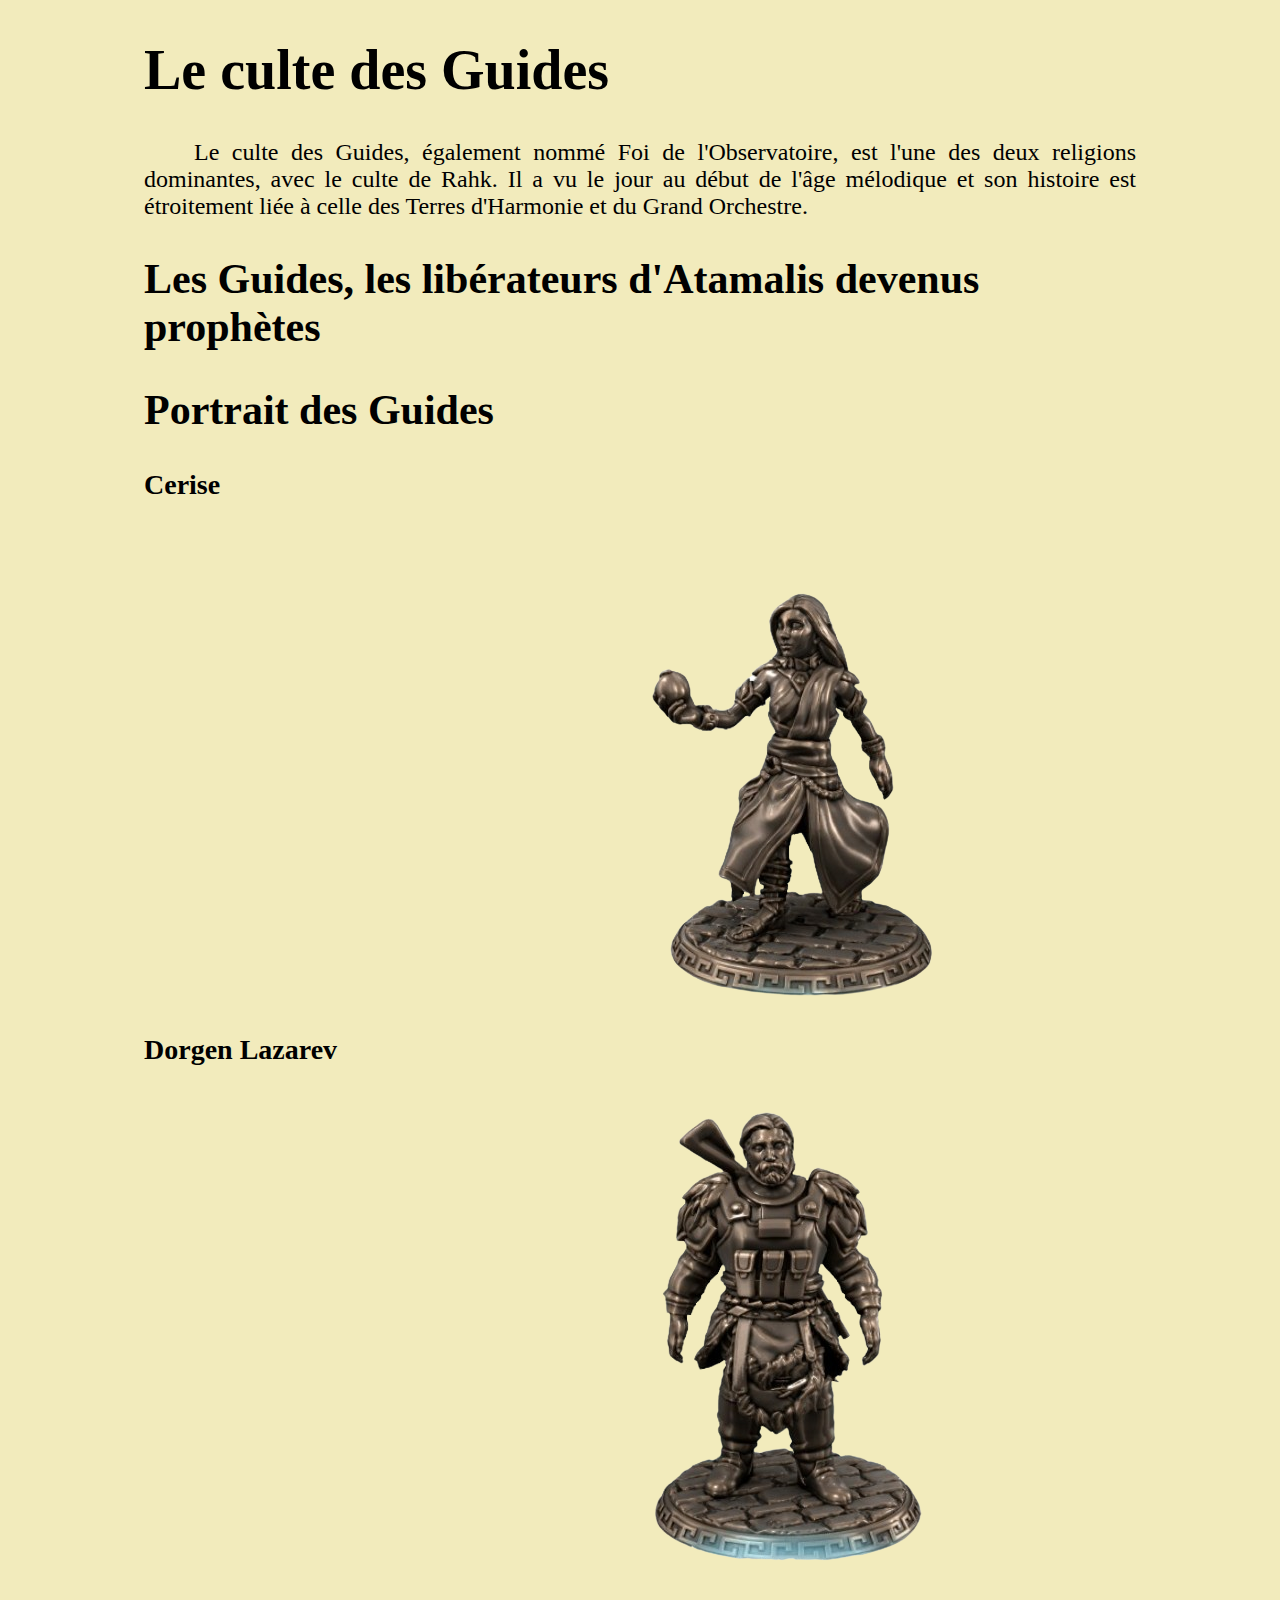
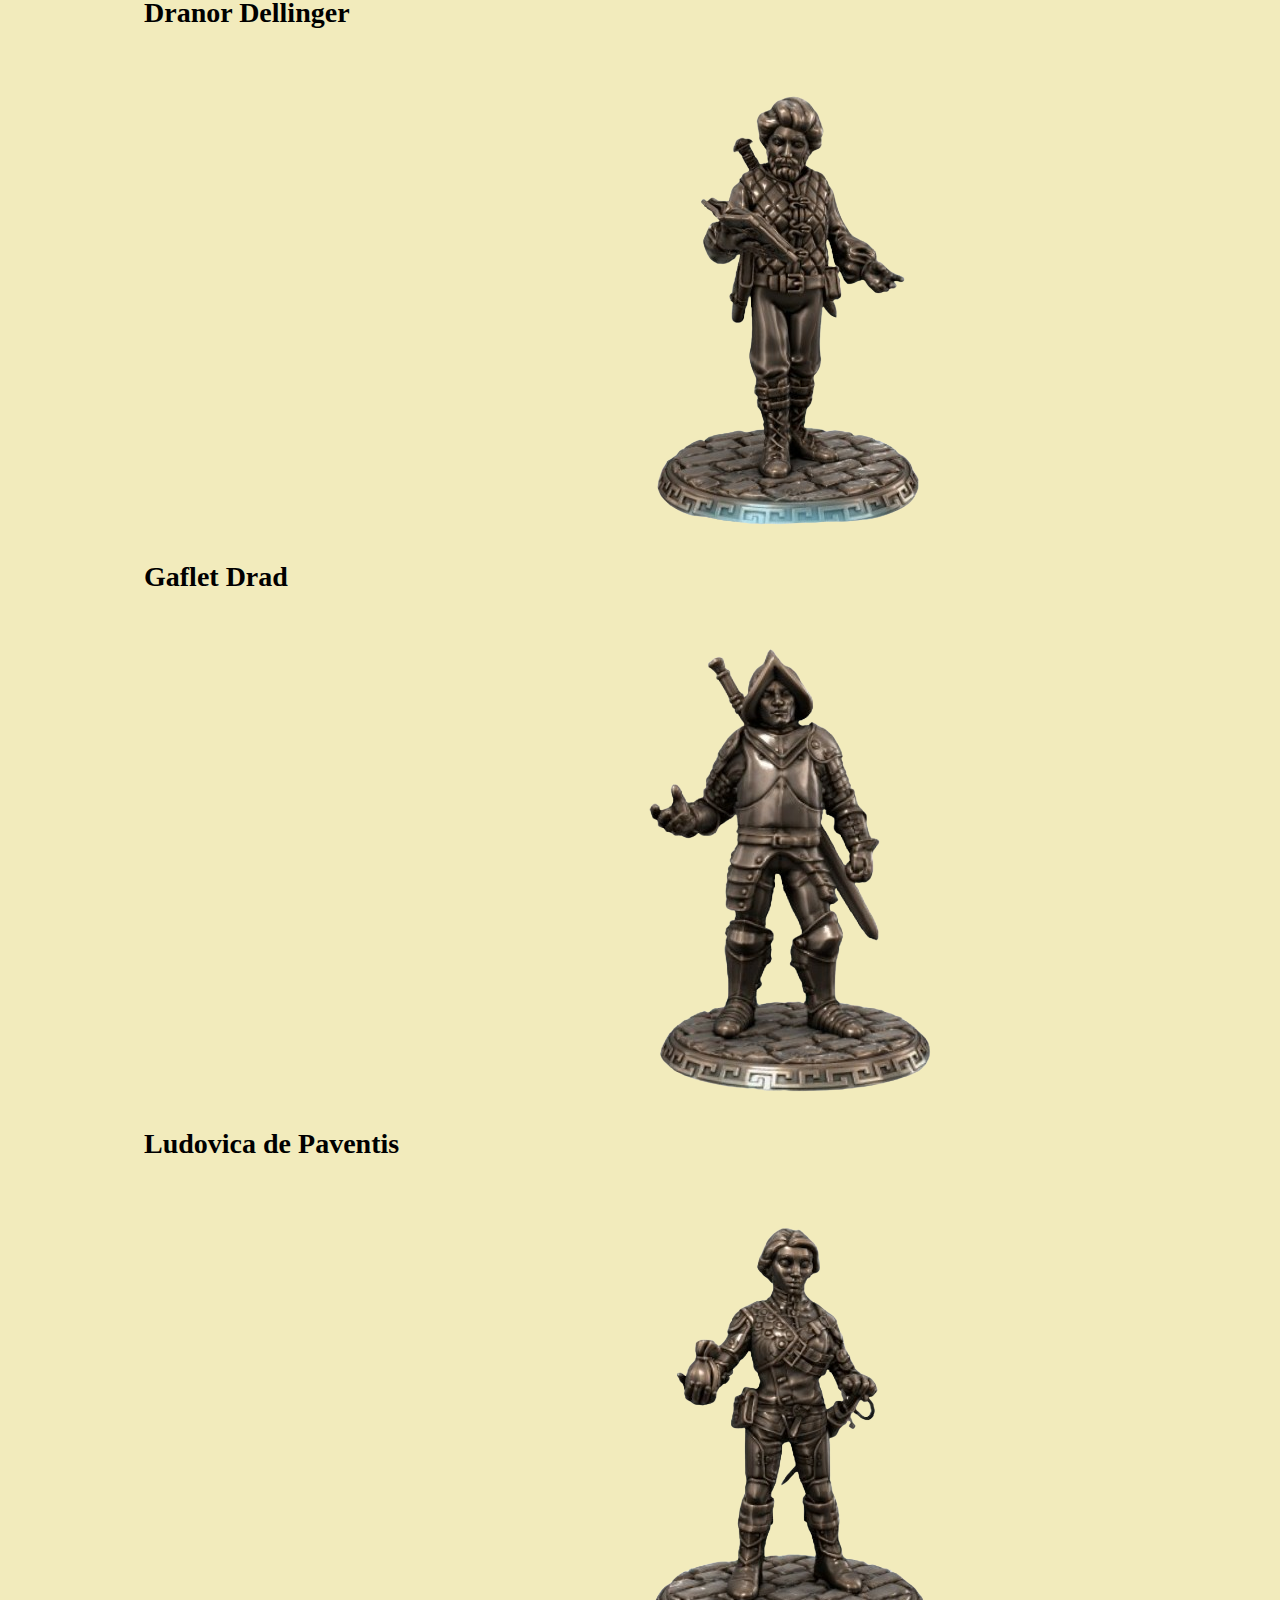
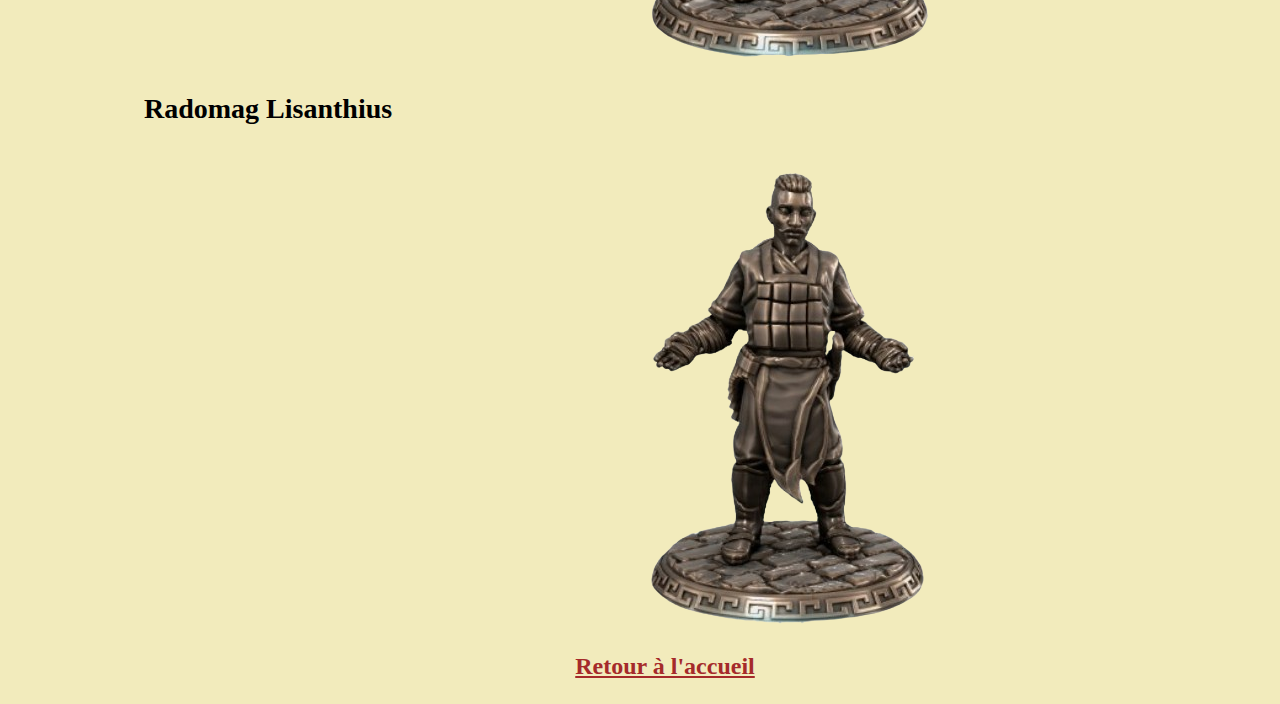
<file: articles/religion/guides.html>
<!DOCTYPE html>
<html lang="fr">
<head>
    <meta charset="UTF-8">
    <meta name="viewport" content="width=device-width, initial-scale=1.0">
    <title>Culte des Guides</title>
    <link rel="stylesheet" href="../../styles.css">
</head>

<body>
    
    <h1>Le culte des Guides</h1>

        <p>Le culte des Guides, également nommé Foi de l'Observatoire, est l'une des deux religions dominantes, avec le culte de Rahk. Il a vu le jour au début de l'âge mélodique et son histoire est étroitement liée à celle des Terres d'Harmonie et du Grand Orchestre.</p>

        <h2>Les Guides, les libérateurs d'Atamalis devenus prophètes</h2>

        <h2>Portrait des Guides</h2>

            <h3>Cerise</h3>

                <img class="img_perso" src="./../../images/personnages/cerise_statue.png" alt="statue de cerise">

            <h3>Dorgen Lazarev</h3>

                <img class="img_perso" src="./../../images/personnages/dorgen_statue.png" alt="statue de dorgen">

            <h3>Dranor Dellinger</h3>

                <img class="img_perso" src="./../../images/personnages/dranor_statue.png" alt="statue de dranor">

            <h3>Gaflet Drad</h3>

                <img class="img_perso" src="./../../images/personnages/gaflet_statue.png" alt="statue de gaflet">

            <h3>Ludovica de Paventis</h3>

                <img class="img_perso" src="./../../images/personnages/ludovica_statue.png" alt="statue de ludovica">

            <h3>Radomag Lisanthius</h3>

                <img class="img_perso" src="./../../images/personnages/radomag_statue.png" alt="statue de radomag">

    <p class="retour_index"><a href="../../index.html">Retour à l'accueil</a></p>

</body>

</html>
</file>
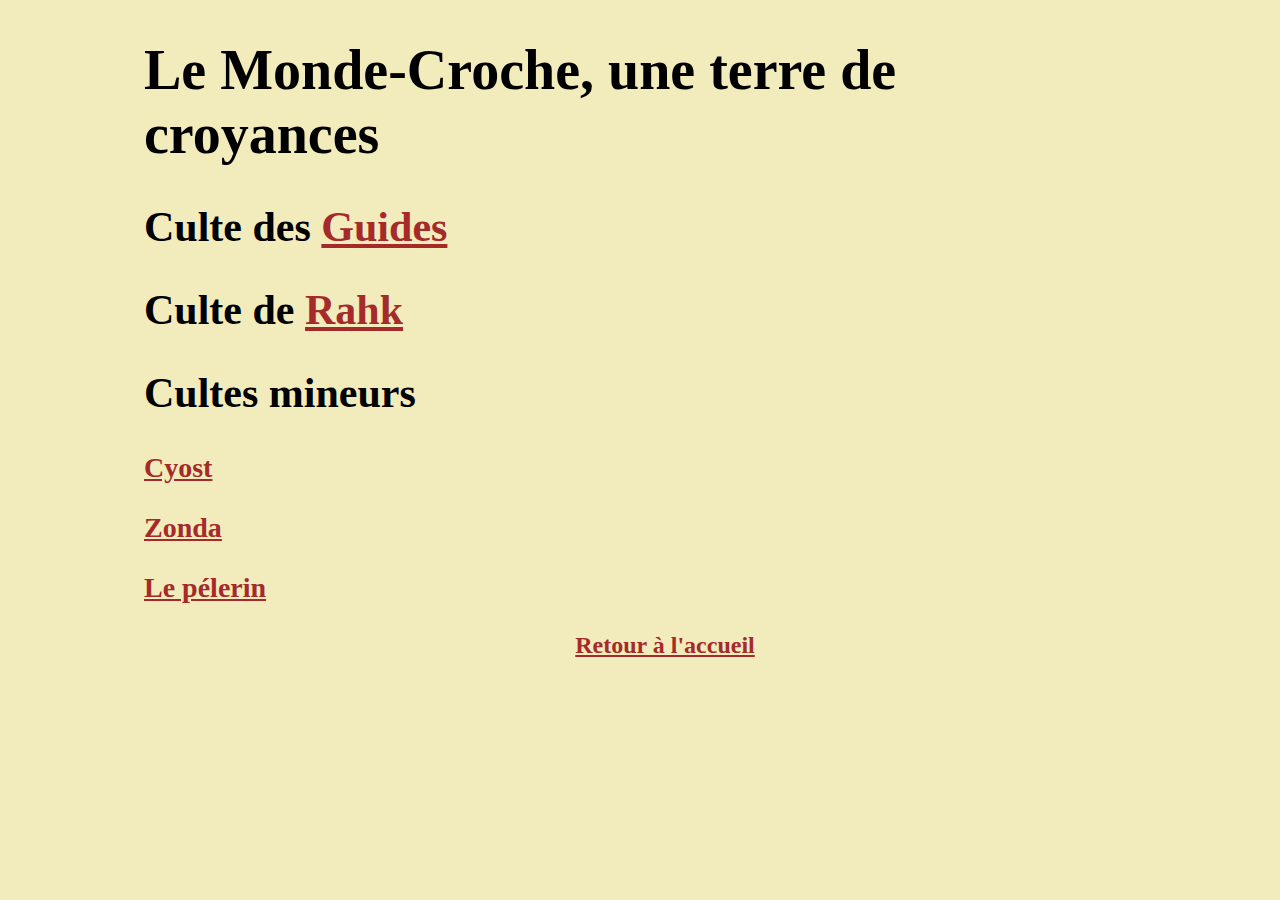
<file: articles/religion/religion.html>
<!DOCTYPE html>
<html lang="en">
<head>
    <meta charset="UTF-8">
    <meta name="viewport" content="width=device-width, initial-scale=1.0">
    <title>Religion dans le Monde-Croche</title>
    <link rel="stylesheet" href="./../../styles.css">
</head>

<body>
    
    <h1>Le Monde-Croche, une terre de croyances</h1>

        <h2>Culte des <a href="guides.html">Guides</a></h2>

        <h2>Culte de <a href="culte_rahk.html">Rahk</a></h2>

        <h2>Cultes mineurs</h2>

            <h3><a href="cyost.html">Cyost</a></h3>

            <h3><a href="zonda.html">Zonda</a></h3>

            <h3><a href="pelerin.html">Le pélerin</a></h3>

    <p class="retour_index"><a href="../../index.html">Retour à l'accueil</a></p>

</body>

</html>
</file>
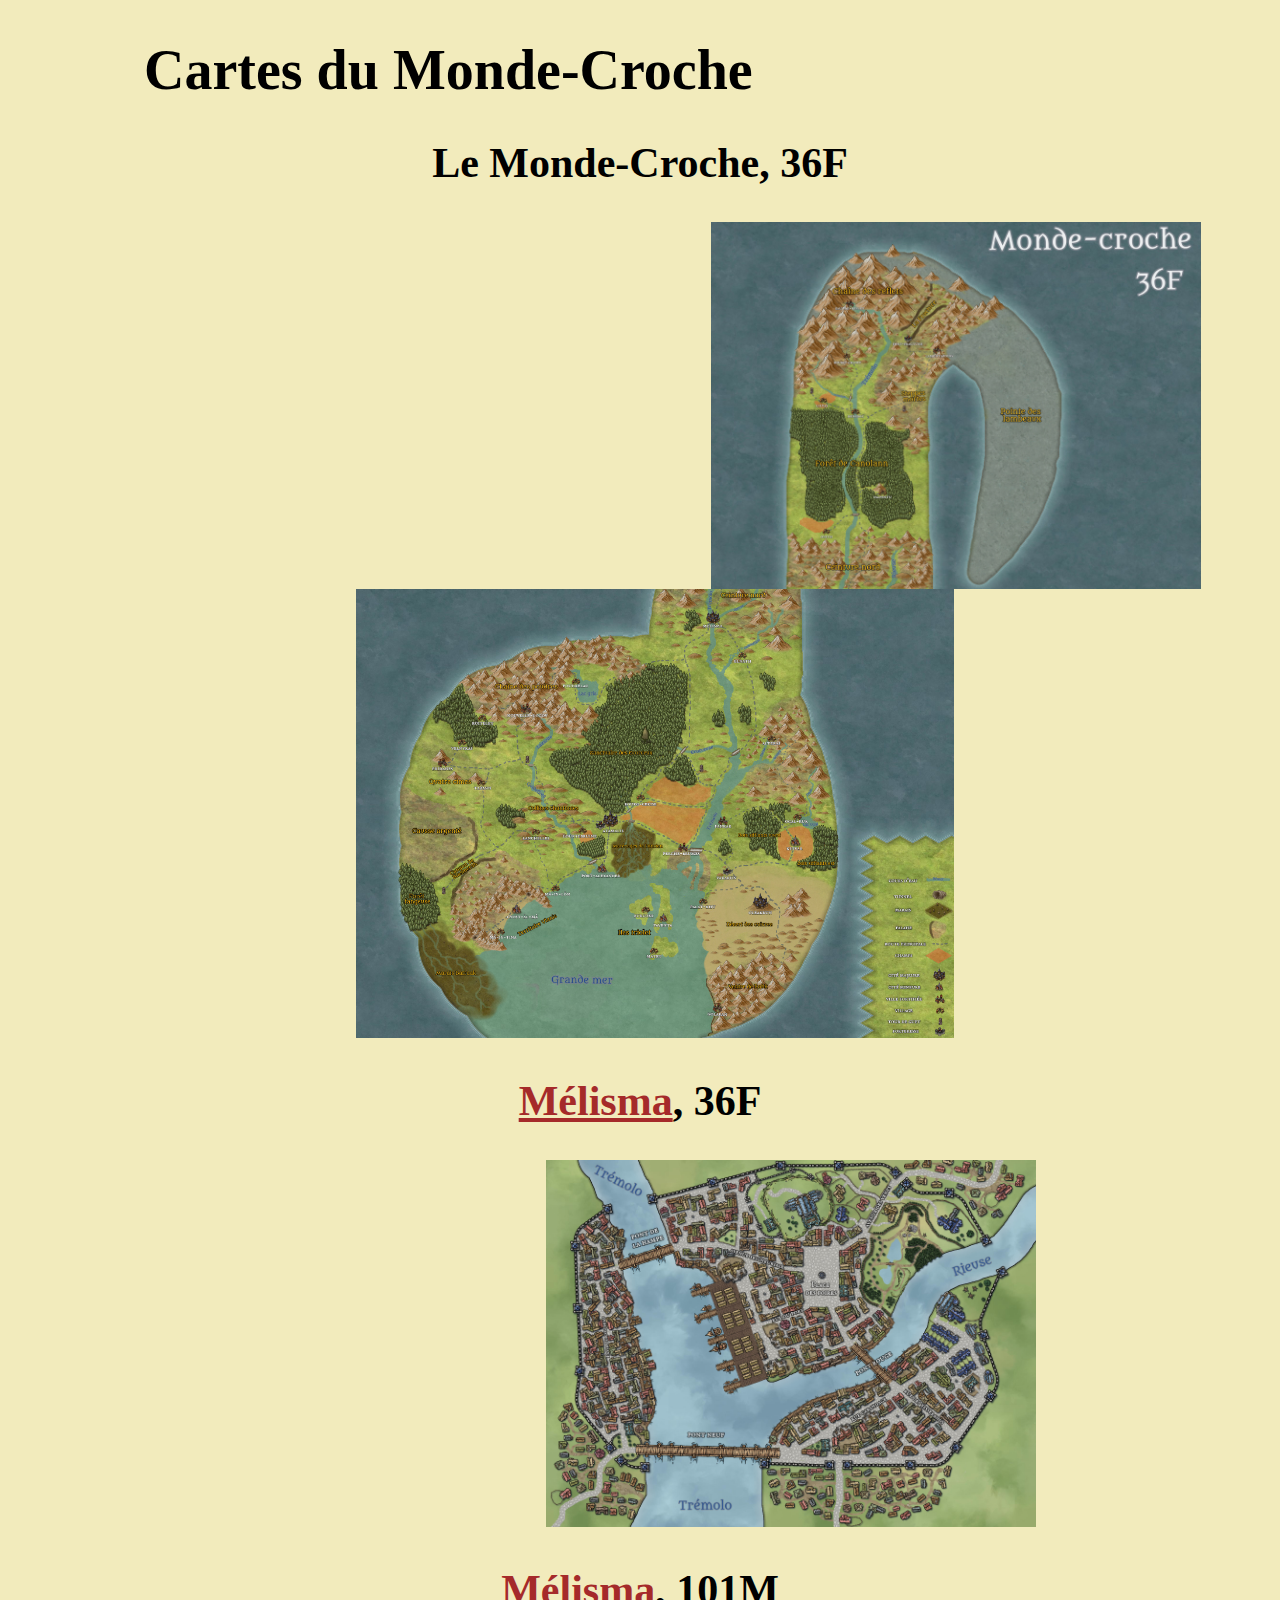
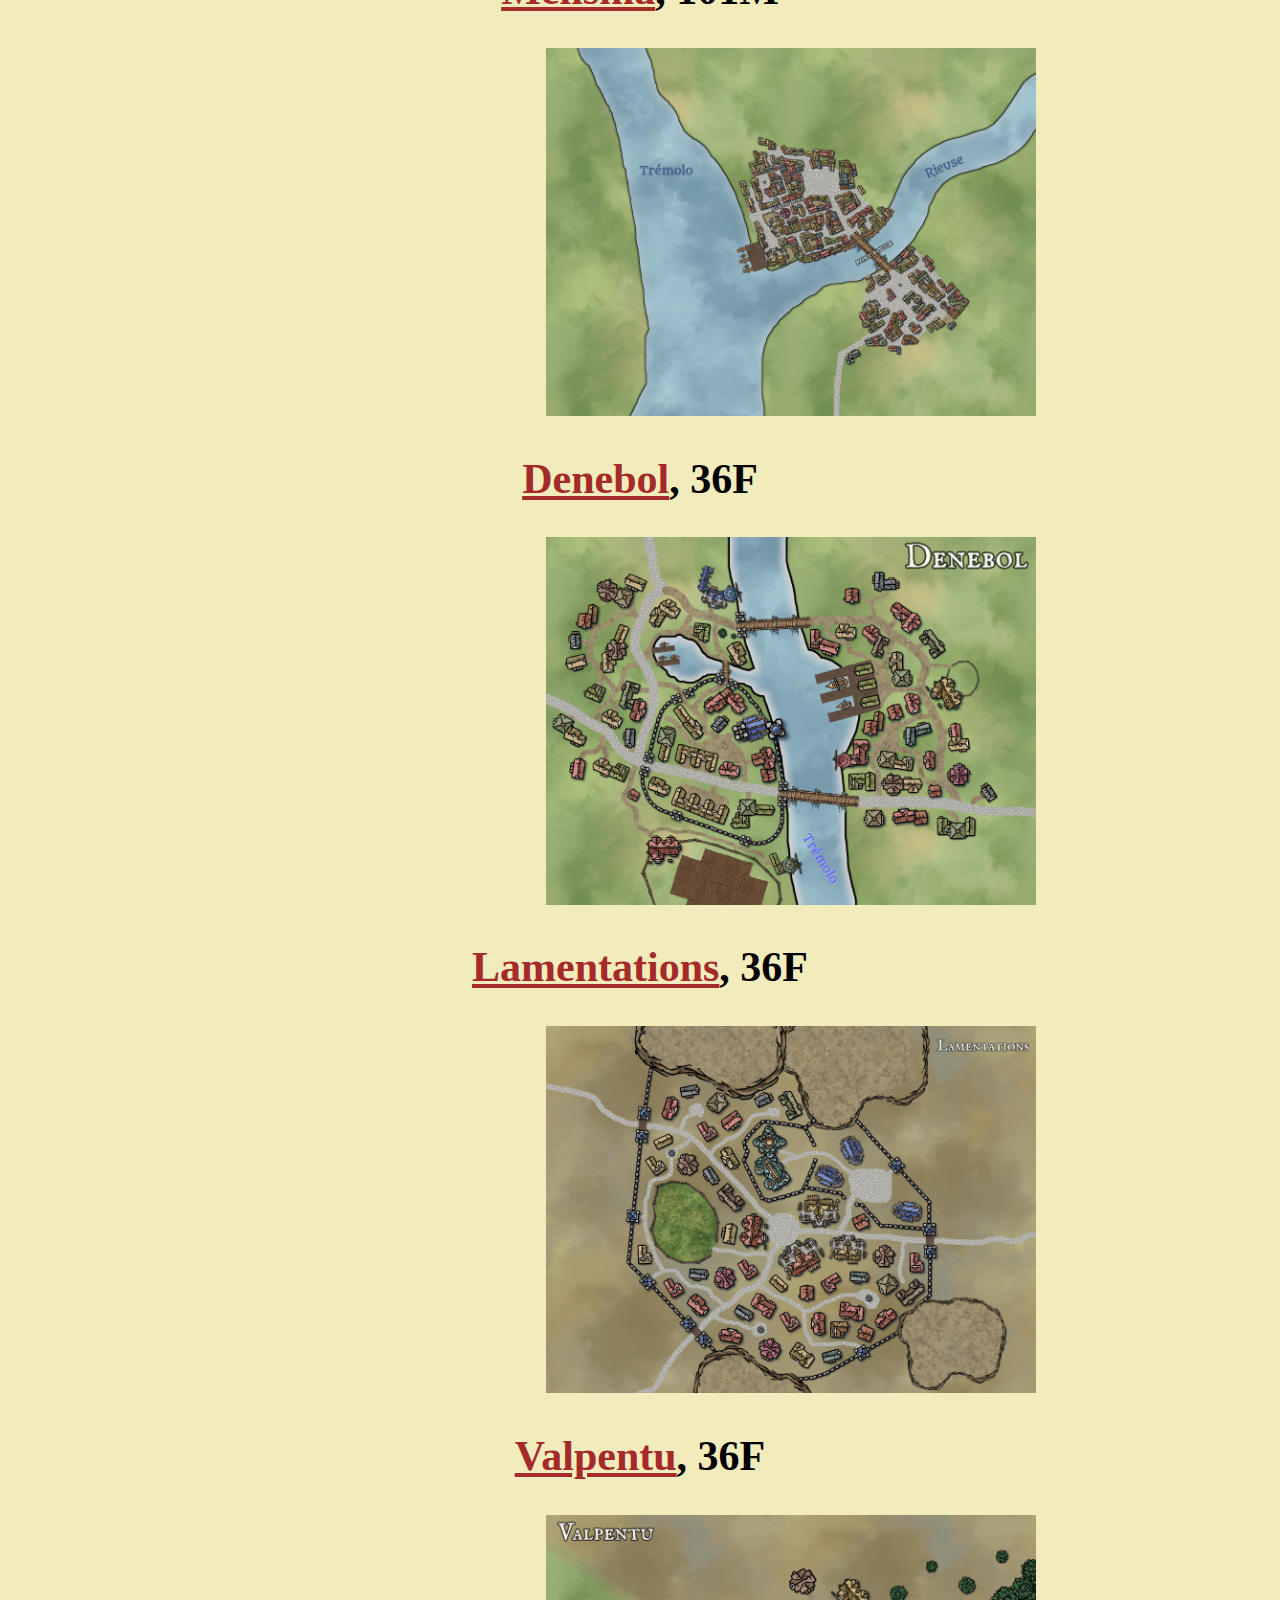
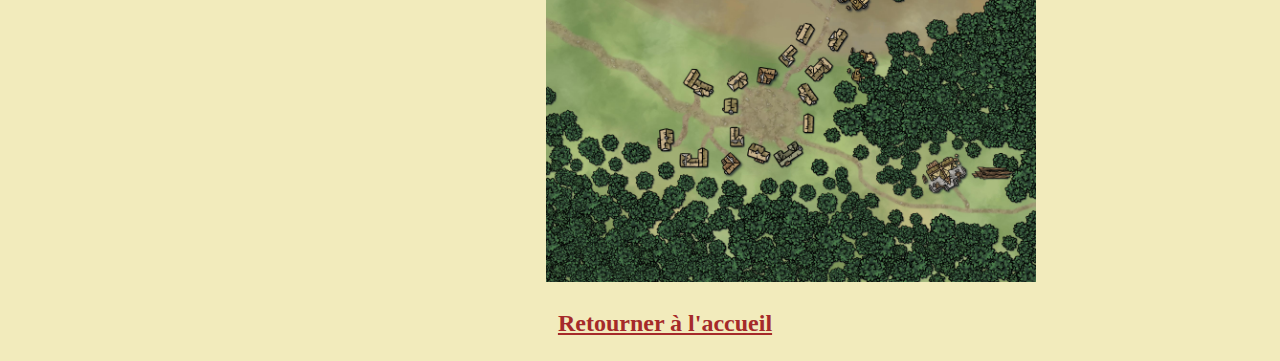
<file: images/cartes/cartes.html>
<!DOCTYPE html>
<html lang="fr">
<head>
    <meta charset="UTF-8">
    <title>Cartes</title>
    <link rel="stylesheet" href="./../../styles.css"/>
</head>

<body>
    
    <h1>Cartes du Monde-Croche</h1>

        <h2 class="title_centre">Le Monde-Croche, 36F</h2>

            <img id="carte_hampe_pointe" src="Pointe.jpg" alt="Hampe et pointe des lambeaux, 36F">
            <img id="carte_regions_centrales" src="Monde-croche.jpg" alt="Régions centrales, 36F">

        <h2 class="title_centre"><a href="./../../articles/geo_geopo/factions/melisma.html">Mélisma</a>, 36F</h2>

            <img class="carte_ville" src="Melisma.jpg" alt="Mélisma, 36F">

        <h2 class="title_centre"><a href="./../../articles/geo_geopo/factions/melisma.html">Mélisma</a>, 101M</h2>

            <img class="carte_ville" src="Melisma_101M.jpg" alt="Mélisma, 101M">

        <h2 class="title_centre"><a href="./../../articles/geo_geopo/geographie/villes/denebol.html">Denebol</a>, 36F</h2>

            <img class="carte_ville" src="Denebol.jpg" alt="Denebol">

        <h2 class="title_centre"><a href="./../../articles/geo_geopo/geographie/villes/lamentations.html">Lamentations</a>, 36F</h2>

            <img class="carte_ville" src="Lamentations.jpg" alt="Lamentations">

        <h2 class="title_centre"><a href="./../../articles/geo_geopo/geographie/villes/valpentu.html">Valpentu</a>, 36F</h2>

            <img class="carte_ville" src="Valpentu.jpg" alt="Valpentu">

    <p class="retour_index"><a href="./../../index.html">Retourner à l'accueil</a></p>
</body>

</html>
</file>
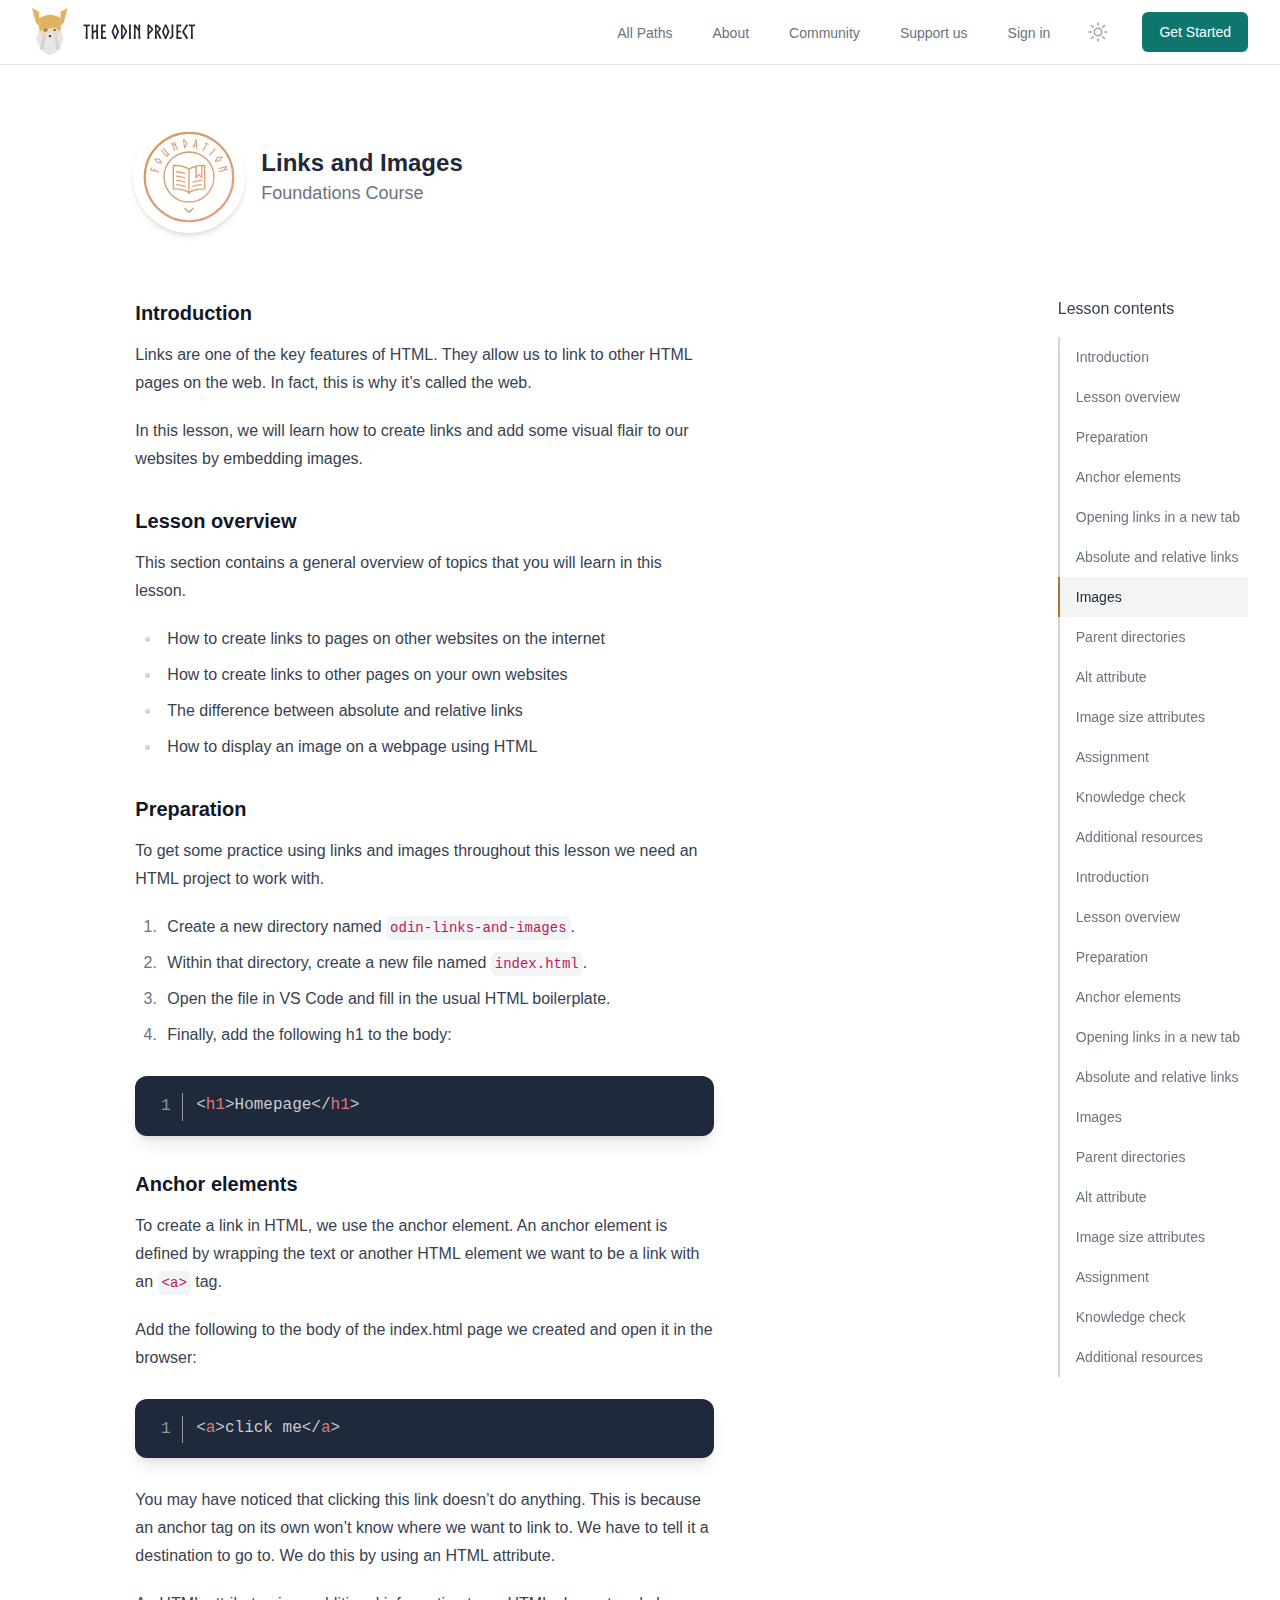
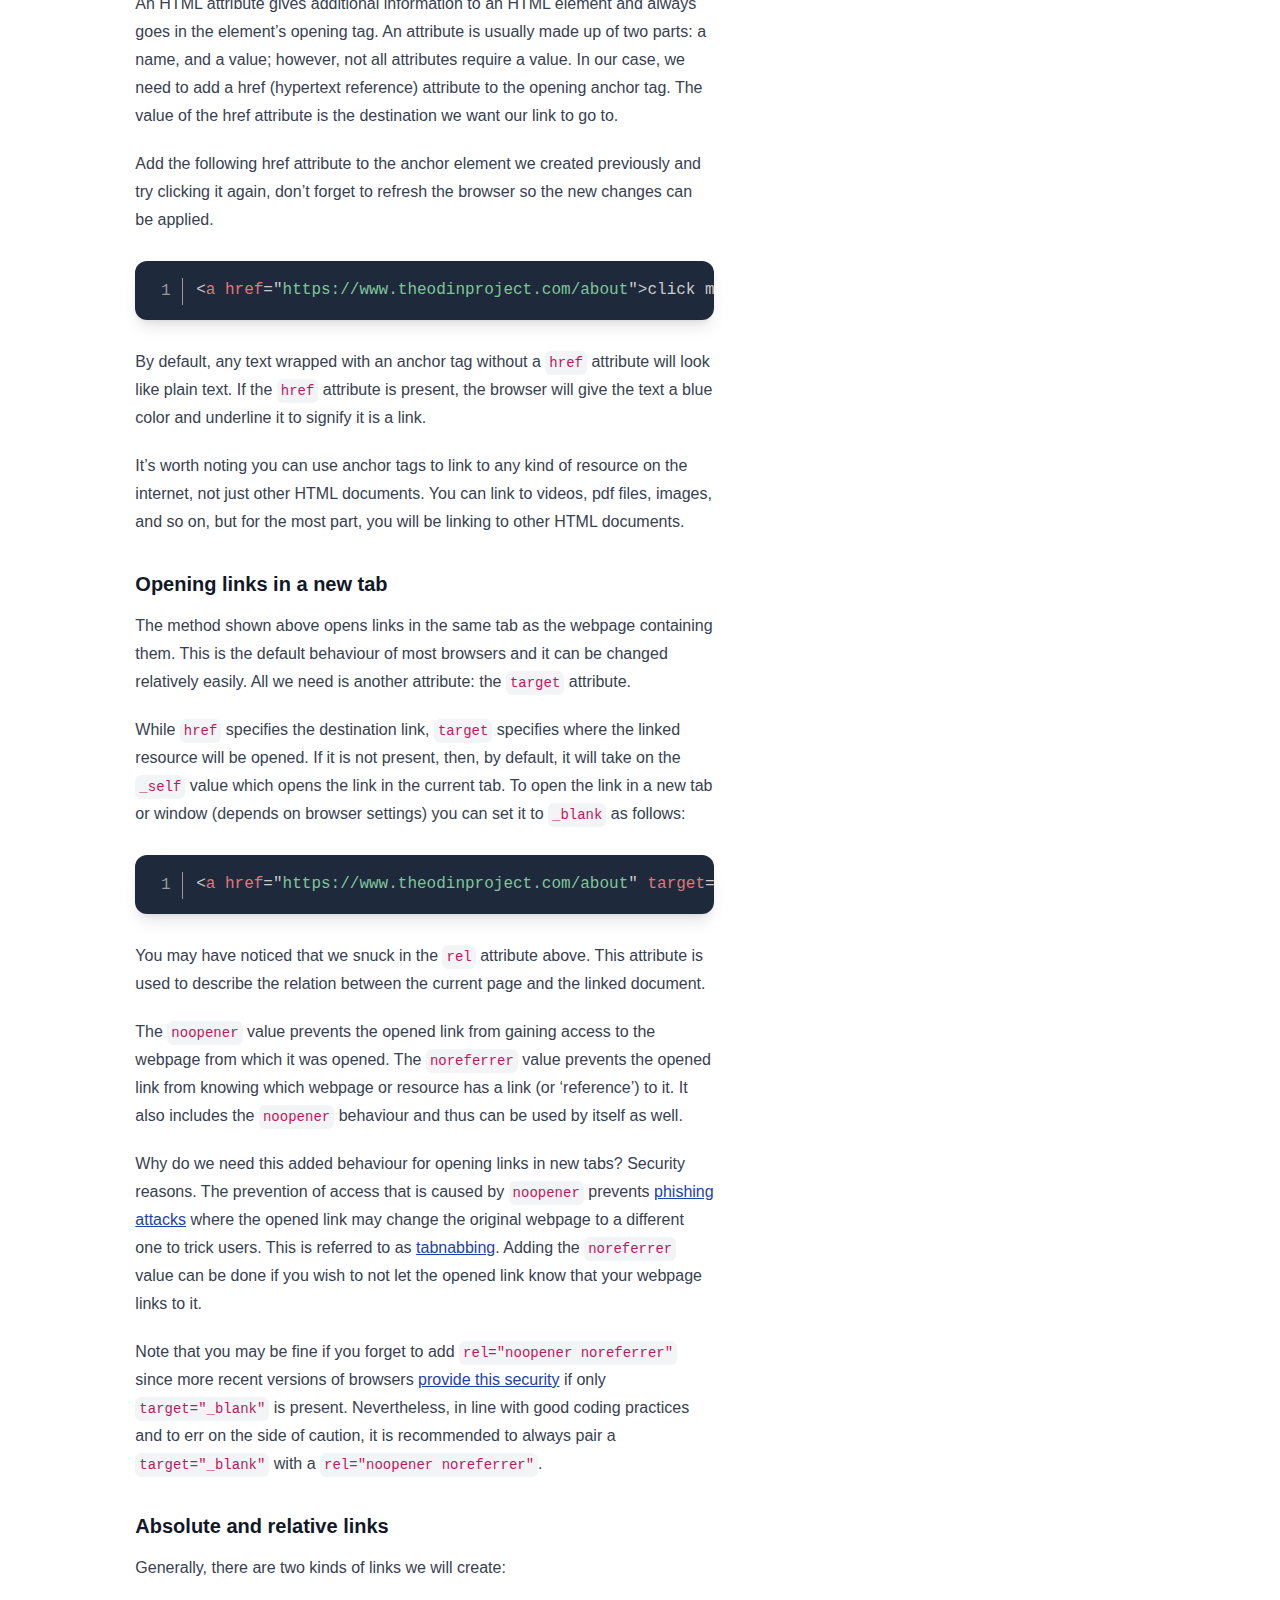
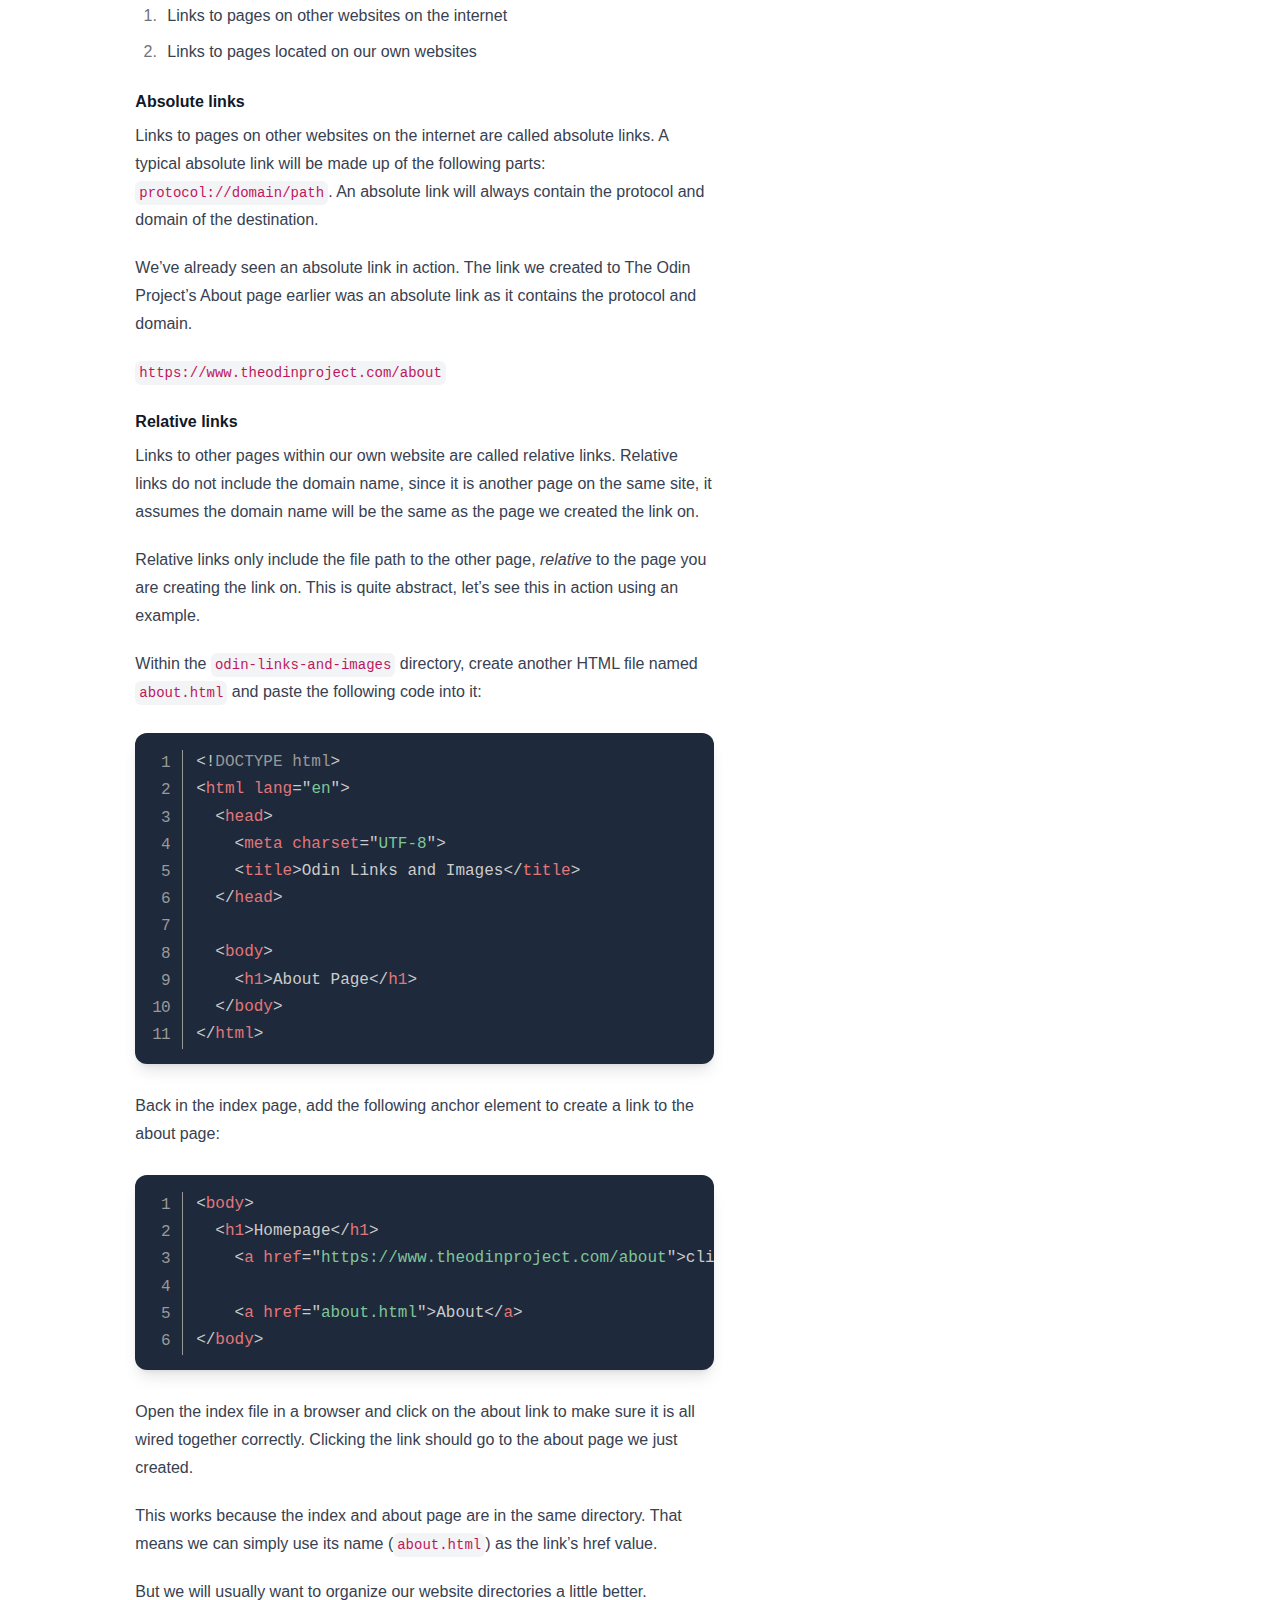
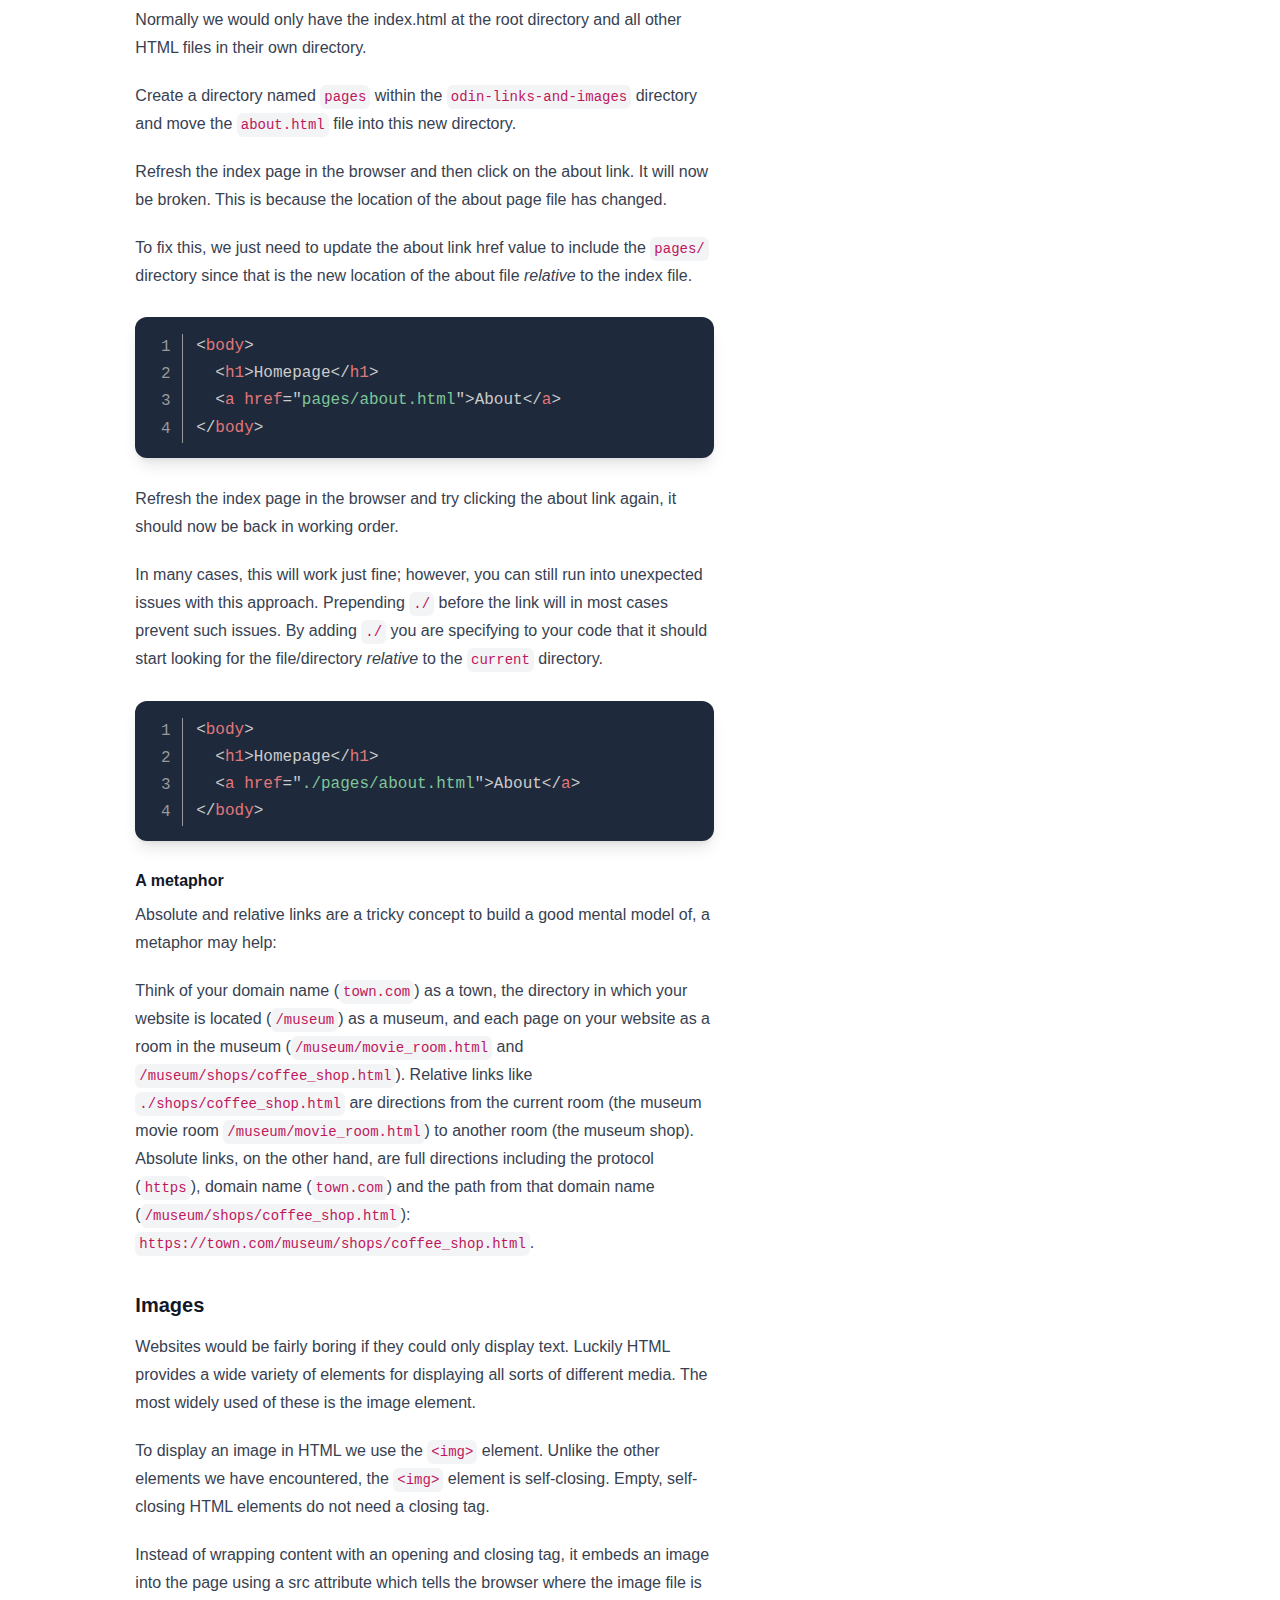
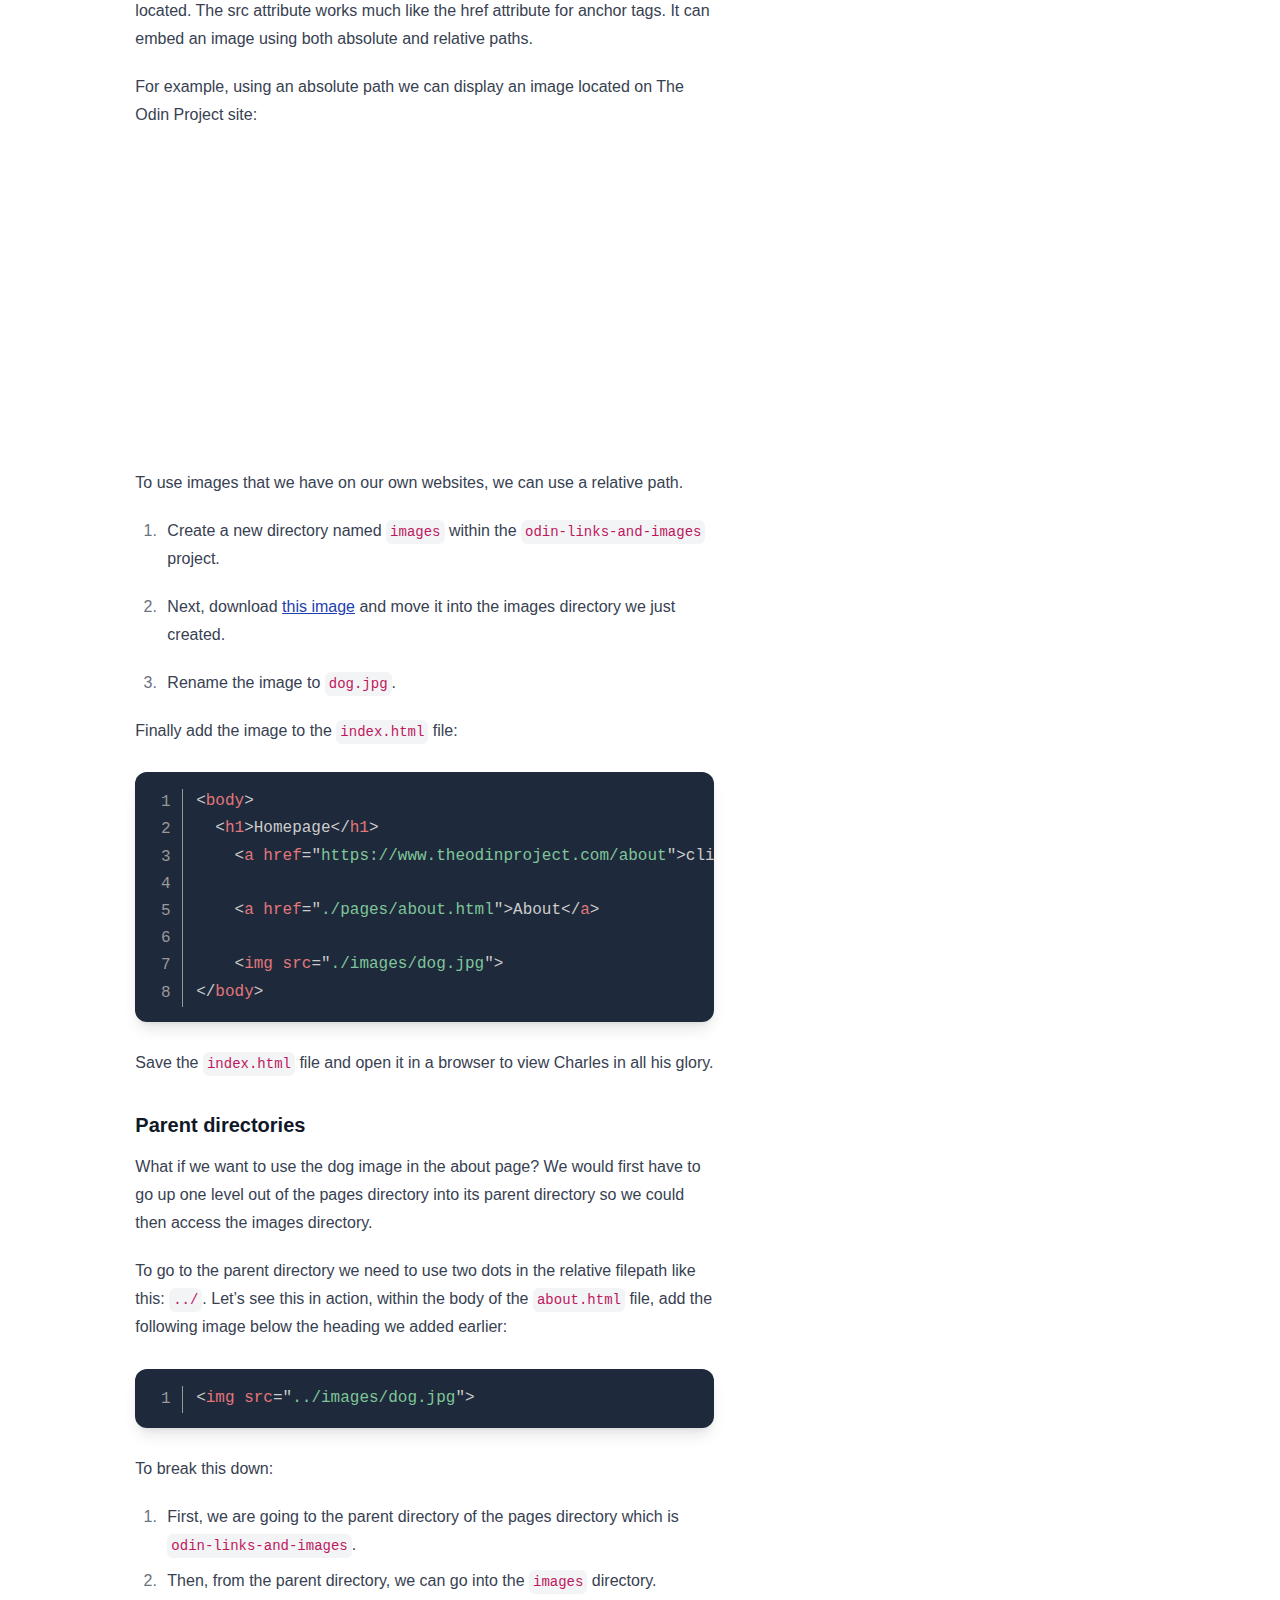
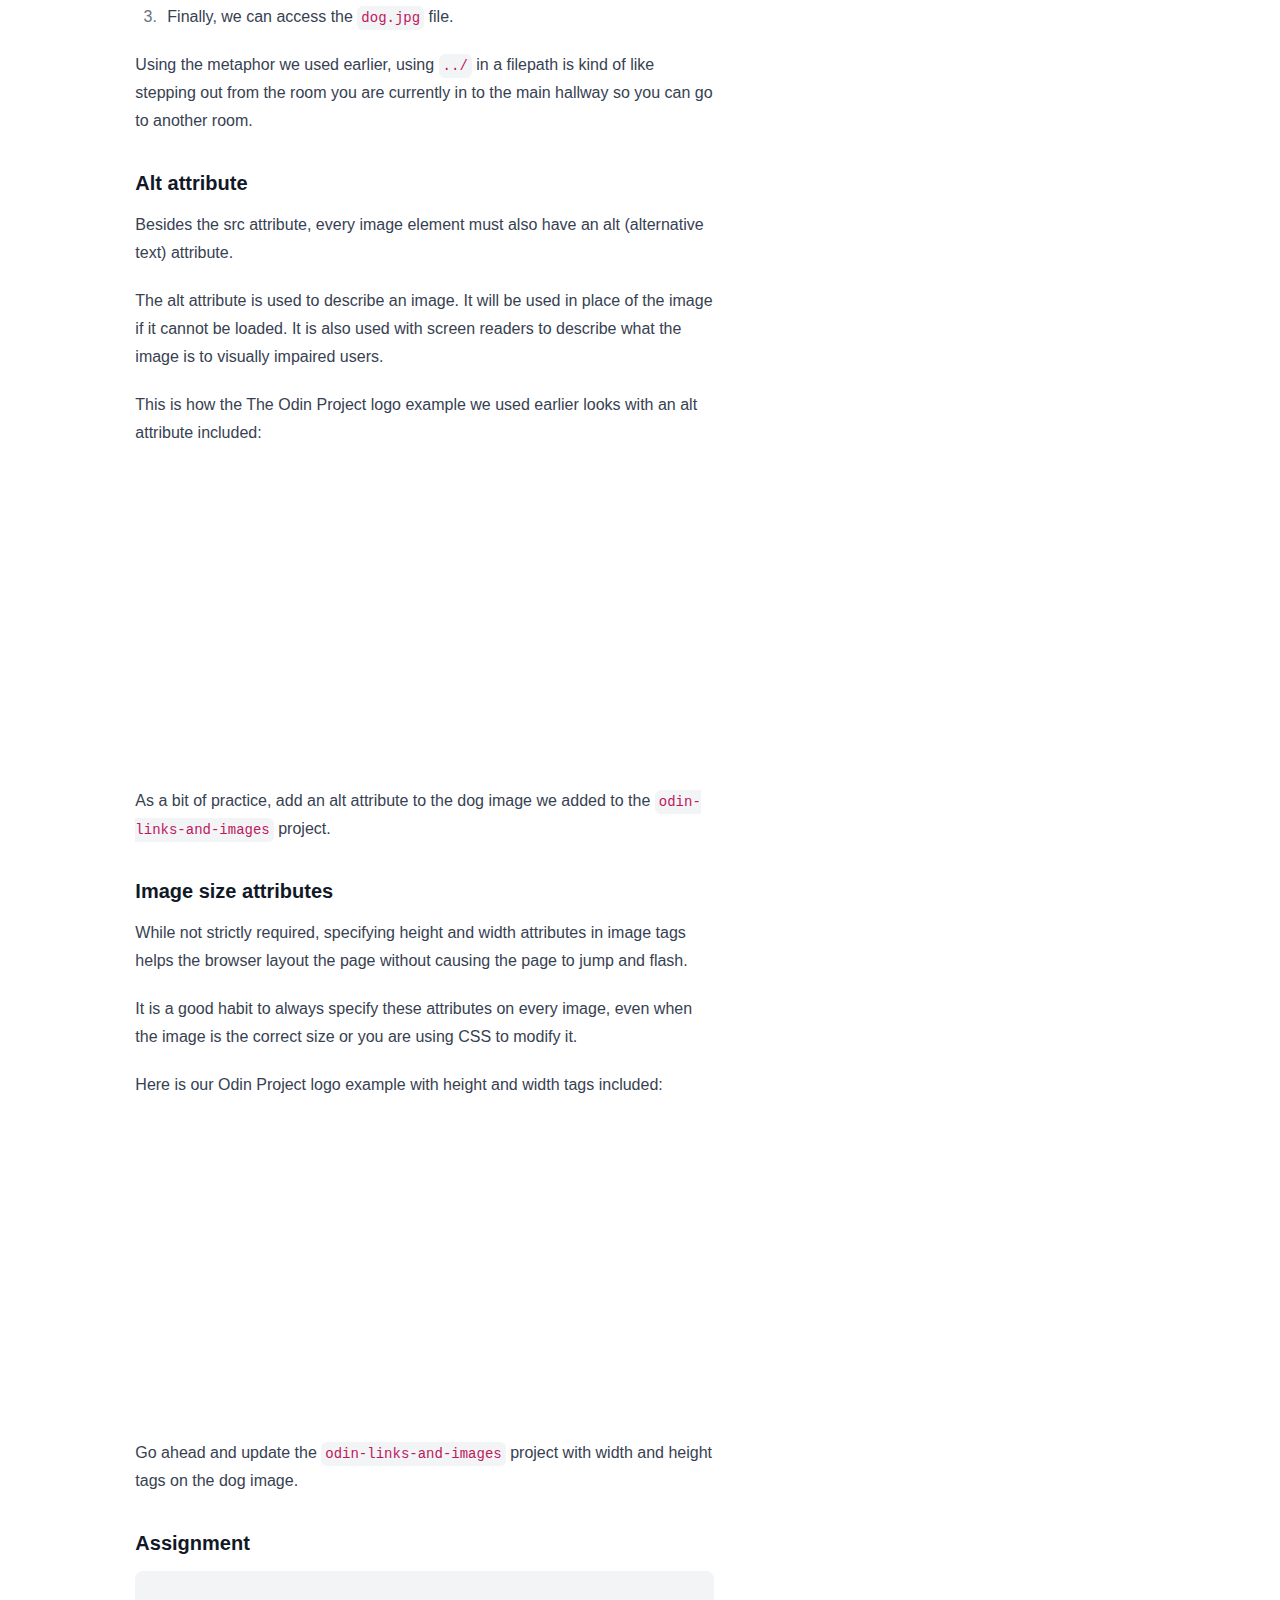
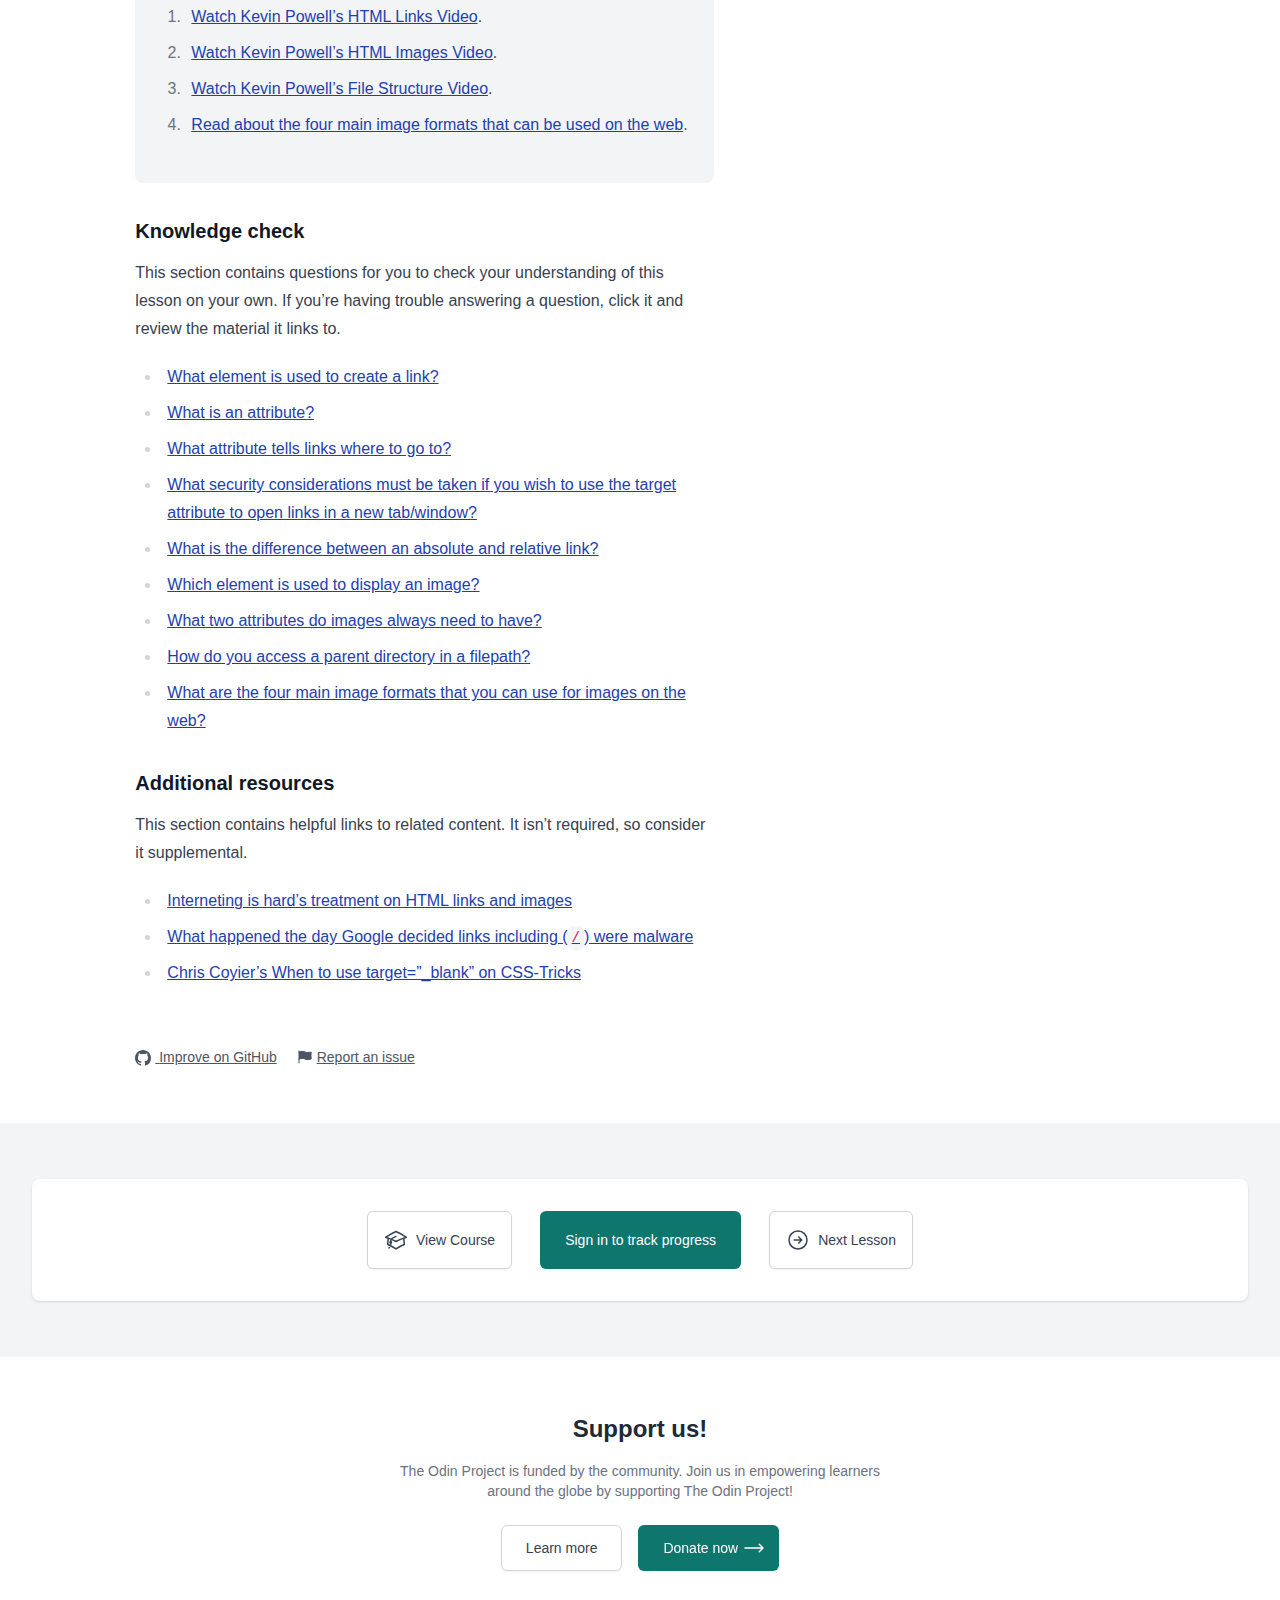
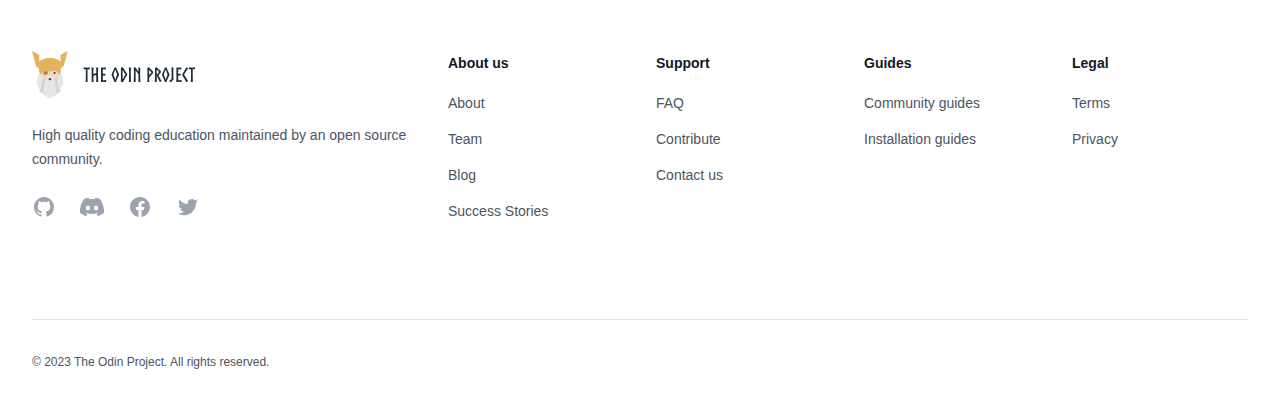
<file: images/cartes/Links and Images _ The Odin Project.html>
<!DOCTYPE html>
<!-- saved from url=(0067)https://www.theodinproject.com/lessons/foundations-links-and-images -->
<html lang="en" id="root-element" class="light"><head><meta http-equiv="Content-Type" content="text/html; charset=UTF-8"><style type="text/css">.turbo-progress-bar {
  position: fixed;
  display: block;
  top: 0;
  left: 0;
  height: 3px;
  background: #0076ff;
  z-index: 2147483647;
  transition:
    width 300ms ease-out,
    opacity 150ms 150ms ease-in;
  transform: translate3d(0, 0, 0);
}
</style>
    
    
    <meta http-equiv="X-UA-Compatible" content="IE=Edge,chrome=1">
<script type="text/javascript">window.NREUM||(NREUM={});NREUM.info={"beacon":"bam.nr-data.net","errorBeacon":"bam.nr-data.net","licenseKey":"17c82925e3","applicationID":"2418536","transactionName":"d1xcEEpcDg1RS05aU0dAXQpLHBEJW04=","queueTime":8,"applicationTime":61,"agent":""}</script>
<script type="text/javascript">(window.NREUM||(NREUM={})).init={ajax:{deny_list:["bam.nr-data.net"]}};(window.NREUM||(NREUM={})).loader_config={licenseKey:"17c82925e3",applicationID:"2418536"};;/*! For license information please see nr-loader-rum-1.243.1.min.js.LICENSE.txt */
(()=>{"use strict";var e,t,n={234:(e,t,n)=>{n.d(t,{P_:()=>h,Mt:()=>m,C5:()=>s,DL:()=>w,OP:()=>j,lF:()=>N,Yu:()=>_,Dg:()=>v,CX:()=>c,GE:()=>A,sU:()=>T});var r=n(8632),i=n(9567);const a={beacon:r.ce.beacon,errorBeacon:r.ce.errorBeacon,licenseKey:void 0,applicationID:void 0,sa:void 0,queueTime:void 0,applicationTime:void 0,ttGuid:void 0,user:void 0,account:void 0,product:void 0,extra:void 0,jsAttributes:{},userAttributes:void 0,atts:void 0,transactionName:void 0,tNamePlain:void 0},o={};function s(e){if(!e)throw new Error("All info objects require an agent identifier!");if(!o[e])throw new Error("Info for ".concat(e," was never set"));return o[e]}function c(e,t){if(!e)throw new Error("All info objects require an agent identifier!");o[e]=(0,i.D)(t,a),(0,r.Qy)(e,o[e],"info")}const d=e=>{if(!e||"string"!=typeof e)return!1;try{document.createDocumentFragment().querySelector(e)}catch{return!1}return!0};var u=n(7056),l=n(50);const f=()=>{const e={mask_selector:"*",block_selector:"[data-nr-block]",mask_input_options:{color:!1,date:!1,"datetime-local":!1,email:!1,month:!1,number:!1,range:!1,search:!1,tel:!1,text:!1,time:!1,url:!1,week:!1,textarea:!1,select:!1,password:!0}};return{proxy:{assets:void 0,beacon:void 0},privacy:{cookies_enabled:!0},ajax:{deny_list:void 0,block_internal:!0,enabled:!0,harvestTimeSeconds:10,autoStart:!0},distributed_tracing:{enabled:void 0,exclude_newrelic_header:void 0,cors_use_newrelic_header:void 0,cors_use_tracecontext_headers:void 0,allowed_origins:void 0},session:{domain:void 0,expiresMs:u.oD,inactiveMs:u.Hb},ssl:void 0,obfuscate:void 0,jserrors:{enabled:!0,harvestTimeSeconds:10,autoStart:!0},metrics:{enabled:!0,autoStart:!0},page_action:{enabled:!0,harvestTimeSeconds:30,autoStart:!0},page_view_event:{enabled:!0,autoStart:!0},page_view_timing:{enabled:!0,harvestTimeSeconds:30,long_task:!1,autoStart:!0},session_trace:{enabled:!0,harvestTimeSeconds:10,autoStart:!0},harvest:{tooManyRequestsDelay:60},session_replay:{autoStart:!0,enabled:!1,harvestTimeSeconds:60,sampling_rate:50,error_sampling_rate:50,mask_all_inputs:!0,get mask_text_selector(){return e.mask_selector},set mask_text_selector(t){d(t)?e.mask_selector=t+",[data-nr-mask]":null===t?e.mask_selector=t:(0,l.Z)("An invalid session_replay.mask_selector was provided and will not be used",t)},get block_class(){return"nr-block"},get ignore_class(){return"nr-ignore"},get mask_text_class(){return"nr-mask"},get block_selector(){return e.block_selector},set block_selector(t){d(t)?e.block_selector+=",".concat(t):""!==t&&(0,l.Z)("An invalid session_replay.block_selector was provided and will not be used",t)},get mask_input_options(){return e.mask_input_options},set mask_input_options(t){t&&"object"==typeof t?e.mask_input_options={...t,password:!0}:(0,l.Z)("An invalid session_replay.mask_input_option was provided and will not be used",t)}},spa:{enabled:!0,harvestTimeSeconds:10,autoStart:!0}}},g={},p="All configuration objects require an agent identifier!";function h(e){if(!e)throw new Error(p);if(!g[e])throw new Error("Configuration for ".concat(e," was never set"));return g[e]}function v(e,t){if(!e)throw new Error(p);g[e]=(0,i.D)(t,f()),(0,r.Qy)(e,g[e],"config")}function m(e,t){if(!e)throw new Error(p);var n=h(e);if(n){for(var r=t.split("."),i=0;i<r.length-1;i++)if("object"!=typeof(n=n[r[i]]))return;n=n[r[r.length-1]]}return n}const b={accountID:void 0,trustKey:void 0,agentID:void 0,licenseKey:void 0,applicationID:void 0,xpid:void 0},y={};function w(e){if(!e)throw new Error("All loader-config objects require an agent identifier!");if(!y[e])throw new Error("LoaderConfig for ".concat(e," was never set"));return y[e]}function A(e,t){if(!e)throw new Error("All loader-config objects require an agent identifier!");y[e]=(0,i.D)(t,b),(0,r.Qy)(e,y[e],"loader_config")}const _=(0,r.mF)().o;var x=n(385),D=n(6818);const k={buildEnv:D.Re,customTransaction:void 0,disabled:!1,distMethod:D.gF,isolatedBacklog:!1,loaderType:void 0,maxBytes:3e4,offset:Math.floor(x._A?.performance?.timeOrigin||x._A?.performance?.timing?.navigationStart||Date.now()),onerror:void 0,origin:""+x._A.location,ptid:void 0,releaseIds:{},session:void 0,xhrWrappable:"function"==typeof x._A.XMLHttpRequest?.prototype?.addEventListener,version:D.q4,denyList:void 0},E={};function j(e){if(!e)throw new Error("All runtime objects require an agent identifier!");if(!E[e])throw new Error("Runtime for ".concat(e," was never set"));return E[e]}function T(e,t){if(!e)throw new Error("All runtime objects require an agent identifier!");E[e]=(0,i.D)(t,k),(0,r.Qy)(e,E[e],"runtime")}function N(e){return function(e){try{const t=s(e);return!!t.licenseKey&&!!t.errorBeacon&&!!t.applicationID}catch(e){return!1}}(e)}},9567:(e,t,n)=>{n.d(t,{D:()=>i});var r=n(50);function i(e,t){try{if(!e||"object"!=typeof e)return(0,r.Z)("Setting a Configurable requires an object as input");if(!t||"object"!=typeof t)return(0,r.Z)("Setting a Configurable requires a model to set its initial properties");const n=Object.create(Object.getPrototypeOf(t),Object.getOwnPropertyDescriptors(t)),a=0===Object.keys(n).length?e:n;for(let o in a)if(void 0!==e[o])try{"object"==typeof e[o]&&"object"==typeof t[o]?n[o]=i(e[o],t[o]):n[o]=e[o]}catch(e){(0,r.Z)("An error occurred while setting a property of a Configurable",e)}return n}catch(e){(0,r.Z)("An error occured while setting a Configurable",e)}}},6818:(e,t,n)=>{n.d(t,{Re:()=>i,gF:()=>a,q4:()=>r});const r="1.243.1",i="PROD",a="CDN"},385:(e,t,n)=>{n.d(t,{Nk:()=>u,Tt:()=>s,_A:()=>a,cv:()=>l,iS:()=>o,il:()=>r,ux:()=>c,v6:()=>i,w1:()=>d});const r="undefined"!=typeof window&&!!window.document,i="undefined"!=typeof WorkerGlobalScope&&("undefined"!=typeof self&&self instanceof WorkerGlobalScope&&self.navigator instanceof WorkerNavigator||"undefined"!=typeof globalThis&&globalThis instanceof WorkerGlobalScope&&globalThis.navigator instanceof WorkerNavigator),a=r?window:"undefined"!=typeof WorkerGlobalScope&&("undefined"!=typeof self&&self instanceof WorkerGlobalScope&&self||"undefined"!=typeof globalThis&&globalThis instanceof WorkerGlobalScope&&globalThis),o=Boolean("hidden"===a?.document?.visibilityState),s=(a?.location,/iPad|iPhone|iPod/.test(a.navigator?.userAgent)),c=s&&"undefined"==typeof SharedWorker,d=((()=>{const e=a.navigator?.userAgent?.match(/Firefox[/\s](\d+\.\d+)/);Array.isArray(e)&&e.length>=2&&e[1]})(),Boolean(r&&window.document.documentMode)),u=!!a.navigator?.sendBeacon,l=Math.floor(a?.performance?.timeOrigin||a?.performance?.timing?.navigationStart||Date.now())},1117:(e,t,n)=>{n.d(t,{w:()=>a});var r=n(50);const i={agentIdentifier:"",ee:void 0};class a{constructor(e){try{if("object"!=typeof e)return(0,r.Z)("shared context requires an object as input");this.sharedContext={},Object.assign(this.sharedContext,i),Object.entries(e).forEach((e=>{let[t,n]=e;Object.keys(i).includes(t)&&(this.sharedContext[t]=n)}))}catch(e){(0,r.Z)("An error occured while setting SharedContext",e)}}}},8e3:(e,t,n)=>{n.d(t,{L:()=>u,R:()=>c});var r=n(8325),i=n(1284),a=n(4322),o=n(3325);const s={};function c(e,t){const n={staged:!1,priority:o.p[t]||0};d(e),s[e].get(t)||s[e].set(t,n)}function d(e){e&&(s[e]||(s[e]=new Map))}function u(){let e=arguments.length>0&&void 0!==arguments[0]?arguments[0]:"",t=arguments.length>1&&void 0!==arguments[1]?arguments[1]:"feature";if(d(e),!e||!s[e].get(t))return o(t);s[e].get(t).staged=!0;const n=[...s[e]];function o(t){const n=e?r.ee.get(e):r.ee,o=a.X.handlers;if(n.backlog&&o){var s=n.backlog[t],c=o[t];if(c){for(var d=0;s&&d<s.length;++d)l(s[d],c);(0,i.D)(c,(function(e,t){(0,i.D)(t,(function(t,n){n[0].on(e,n[1])}))}))}delete o[t],n.backlog[t]=null,n.emit("drain-"+t,[])}}n.every((e=>{let[t,n]=e;return n.staged}))&&(n.sort(((e,t)=>e[1].priority-t[1].priority)),n.forEach((t=>{let[n]=t;s[e].delete(n),o(n)})))}function l(e,t){var n=e[1];(0,i.D)(t[n],(function(t,n){var r=e[0];if(n[0]===r){var i=n[1],a=e[3],o=e[2];i.apply(a,o)}}))}},8325:(e,t,n)=>{n.d(t,{A:()=>c,ee:()=>d});var r=n(8632),i=n(2210),a=n(234);class o{constructor(e){this.contextId=e}}var s=n(3117);const c="nr@context:".concat(s.a),d=function e(t,n){var r={},s={},u={},f=!1;try{f=16===n.length&&(0,a.OP)(n).isolatedBacklog}catch(e){}var g={on:h,addEventListener:h,removeEventListener:function(e,t){var n=r[e];if(!n)return;for(var i=0;i<n.length;i++)n[i]===t&&n.splice(i,1)},emit:function(e,n,r,i,a){!1!==a&&(a=!0);if(d.aborted&&!i)return;t&&a&&t.emit(e,n,r);for(var o=p(r),c=v(e),u=c.length,l=0;l<u;l++)c[l].apply(o,n);var f=b()[s[e]];f&&f.push([g,e,n,o]);return o},get:m,listeners:v,context:p,buffer:function(e,t){const n=b();if(t=t||"feature",g.aborted)return;Object.entries(e||{}).forEach((e=>{let[r,i]=e;s[i]=t,t in n||(n[t]=[])}))},abort:l,aborted:!1,isBuffering:function(e){return!!b()[s[e]]},debugId:n,backlog:f?{}:t&&"object"==typeof t.backlog?t.backlog:{}};return g;function p(e){return e&&e instanceof o?e:e?(0,i.X)(e,c,(()=>new o(c))):new o(c)}function h(e,t){r[e]=v(e).concat(t)}function v(e){return r[e]||[]}function m(t){return u[t]=u[t]||e(g,t)}function b(){return g.backlog}}(void 0,"globalEE"),u=(0,r.fP)();function l(){d.aborted=!0,d.backlog={}}u.ee||(u.ee=d)},5546:(e,t,n)=>{n.d(t,{E:()=>r,p:()=>i});var r=n(8325).ee.get("handle");function i(e,t,n,i,a){a?(a.buffer([e],i),a.emit(e,t,n)):(r.buffer([e],i),r.emit(e,t,n))}},4322:(e,t,n)=>{n.d(t,{X:()=>a});var r=n(5546);a.on=o;var i=a.handlers={};function a(e,t,n,a){o(a||r.E,i,e,t,n)}function o(e,t,n,i,a){a||(a="feature"),e||(e=r.E);var o=t[a]=t[a]||{};(o[n]=o[n]||[]).push([e,i])}},3239:(e,t,n)=>{n.d(t,{bP:()=>s,iz:()=>c,m$:()=>o});var r=n(385);let i=!1,a=!1;try{const e={get passive(){return i=!0,!1},get signal(){return a=!0,!1}};r._A.addEventListener("test",null,e),r._A.removeEventListener("test",null,e)}catch(e){}function o(e,t){return i||a?{capture:!!e,passive:i,signal:t}:!!e}function s(e,t){let n=arguments.length>2&&void 0!==arguments[2]&&arguments[2],r=arguments.length>3?arguments[3]:void 0;window.addEventListener(e,t,o(n,r))}function c(e,t){let n=arguments.length>2&&void 0!==arguments[2]&&arguments[2],r=arguments.length>3?arguments[3]:void 0;document.addEventListener(e,t,o(n,r))}},3117:(e,t,n)=>{n.d(t,{a:()=>r});const r=(0,n(4402).Rl)()},4402:(e,t,n)=>{n.d(t,{Rl:()=>o,ky:()=>s});var r=n(385);const i="xxxxxxxx-xxxx-4xxx-yxxx-xxxxxxxxxxxx";function a(e,t){return e?15&e[t]:16*Math.random()|0}function o(){const e=r._A?.crypto||r._A?.msCrypto;let t,n=0;return e&&e.getRandomValues&&(t=e.getRandomValues(new Uint8Array(31))),i.split("").map((e=>"x"===e?a(t,++n).toString(16):"y"===e?(3&a()|8).toString(16):e)).join("")}function s(e){const t=r._A?.crypto||r._A?.msCrypto;let n,i=0;t&&t.getRandomValues&&(n=t.getRandomValues(new Uint8Array(31)));const o=[];for(var s=0;s<e;s++)o.push(a(n,++i).toString(16));return o.join("")}},7056:(e,t,n)=>{n.d(t,{Bq:()=>r,Hb:()=>a,oD:()=>i});const r="NRBA",i=144e5,a=18e5},7894:(e,t,n)=>{function r(){return Math.round(performance.now())}n.d(t,{z:()=>r})},50:(e,t,n)=>{function r(e,t){"function"==typeof console.warn&&(console.warn("New Relic: ".concat(e)),t&&console.warn(t))}n.d(t,{Z:()=>r})},2587:(e,t,n)=>{n.d(t,{N:()=>c,T:()=>d});var r=n(8325),i=n(5546),a=n(3325);const o={stn:[a.D.sessionTrace],err:[a.D.jserrors,a.D.metrics],ins:[a.D.pageAction],spa:[a.D.spa],sr:[a.D.sessionReplay,a.D.sessionTrace]},s=new Set;function c(e,t){const n=r.ee.get(t);e&&"object"==typeof e&&(s.has(t)||Object.entries(e).forEach((e=>{let[t,r]=e;o[t]?o[t].forEach((e=>{r?(0,i.p)("feat-"+t,[],void 0,e,n):(0,i.p)("block-"+t,[],void 0,e,n),(0,i.p)("rumresp-"+t,[Boolean(r)],void 0,e,n)})):r&&(0,i.p)("feat-"+t,[],void 0,void 0,n),d[t]=Boolean(r)})),Object.keys(o).forEach((e=>{void 0===d[e]&&(o[e]?.forEach((t=>(0,i.p)("rumresp-"+e,[!1],void 0,t,n))),d[e]=!1)})),s.add(t))}const d={}},2210:(e,t,n)=>{n.d(t,{X:()=>i});var r=Object.prototype.hasOwnProperty;function i(e,t,n){if(r.call(e,t))return e[t];var i=n();if(Object.defineProperty&&Object.keys)try{return Object.defineProperty(e,t,{value:i,writable:!0,enumerable:!1}),i}catch(e){}return e[t]=i,i}},1284:(e,t,n)=>{n.d(t,{D:()=>r});const r=(e,t)=>Object.entries(e||{}).map((e=>{let[n,r]=e;return t(n,r)}))},4351:(e,t,n)=>{n.d(t,{P:()=>a});var r=n(8325);const i=()=>{const e=new WeakSet;return(t,n)=>{if("object"==typeof n&&null!==n){if(e.has(n))return;e.add(n)}return n}};function a(e){try{return JSON.stringify(e,i())}catch(e){try{r.ee.emit("internal-error",[e])}catch(e){}}}},3960:(e,t,n)=>{n.d(t,{K:()=>o,b:()=>a});var r=n(3239);function i(){return"undefined"==typeof document||"complete"===document.readyState}function a(e,t){if(i())return e();(0,r.bP)("load",e,t)}function o(e){if(i())return e();(0,r.iz)("DOMContentLoaded",e)}},8632:(e,t,n)=>{n.d(t,{EZ:()=>d,Qy:()=>c,ce:()=>a,fP:()=>o,gG:()=>u,mF:()=>s});var r=n(7894),i=n(385);const a={beacon:"bam.nr-data.net",errorBeacon:"bam.nr-data.net"};function o(){return i._A.NREUM||(i._A.NREUM={}),void 0===i._A.newrelic&&(i._A.newrelic=i._A.NREUM),i._A.NREUM}function s(){let e=o();return e.o||(e.o={ST:i._A.setTimeout,SI:i._A.setImmediate,CT:i._A.clearTimeout,XHR:i._A.XMLHttpRequest,REQ:i._A.Request,EV:i._A.Event,PR:i._A.Promise,MO:i._A.MutationObserver,FETCH:i._A.fetch}),e}function c(e,t,n){let i=o();const a=i.initializedAgents||{},s=a[e]||{};return Object.keys(s).length||(s.initializedAt={ms:(0,r.z)(),date:new Date}),i.initializedAgents={...a,[e]:{...s,[n]:t}},i}function d(e,t){o()[e]=t}function u(){return function(){let e=o();const t=e.info||{};e.info={beacon:a.beacon,errorBeacon:a.errorBeacon,...t}}(),function(){let e=o();const t=e.init||{};e.init={...t}}(),s(),function(){let e=o();const t=e.loader_config||{};e.loader_config={...t}}(),o()}},7956:(e,t,n)=>{n.d(t,{N:()=>i});var r=n(3239);function i(e){let t=arguments.length>1&&void 0!==arguments[1]&&arguments[1],n=arguments.length>2?arguments[2]:void 0,i=arguments.length>3?arguments[3]:void 0;(0,r.iz)("visibilitychange",(function(){if(t)return void("hidden"===document.visibilityState&&e());e(document.visibilityState)}),n,i)}},3081:(e,t,n)=>{n.d(t,{gF:()=>a,mY:()=>i,t9:()=>r,vz:()=>s,xS:()=>o});const r=n(3325).D.metrics,i="sm",a="cm",o="storeSupportabilityMetrics",s="storeEventMetrics"},7633:(e,t,n)=>{n.d(t,{t:()=>r});const r=n(3325).D.pageViewEvent},9251:(e,t,n)=>{n.d(t,{t:()=>r});const r=n(3325).D.pageViewTiming},5938:(e,t,n)=>{n.d(t,{W:()=>i});var r=n(8325);class i{constructor(e,t,n){this.agentIdentifier=e,this.aggregator=t,this.ee=r.ee.get(e),this.featureName=n,this.blocked=!1}}},7530:(e,t,n)=>{n.d(t,{j:()=>b});var r=n(3325),i=n(234),a=n(5546),o=n(8325),s=n(7894),c=n(8e3),d=n(3960),u=n(385),l=n(50),f=n(3081),g=n(8632);function p(){const e=(0,g.gG)();["setErrorHandler","finished","addToTrace","addRelease","addPageAction","setCurrentRouteName","setPageViewName","setCustomAttribute","interaction","noticeError","setUserId","setApplicationVersion","start"].forEach((t=>{e[t]=function(){for(var n=arguments.length,r=new Array(n),i=0;i<n;i++)r[i]=arguments[i];return function(t){for(var n=arguments.length,r=new Array(n>1?n-1:0),i=1;i<n;i++)r[i-1]=arguments[i];let a=[];return Object.values(e.initializedAgents).forEach((e=>{e.exposed&&e.api[t]&&a.push(e.api[t](...r))})),a.length>1?a:a[0]}(t,...r)}}))}var h=n(2587);const v=e=>{const t=e.startsWith("http");e+="/",n.p=t?e:"https://"+e};let m=!1;function b(e){let t=arguments.length>1&&void 0!==arguments[1]?arguments[1]:{},b=arguments.length>2?arguments[2]:void 0,y=arguments.length>3?arguments[3]:void 0,{init:w,info:A,loader_config:_,runtime:x={loaderType:b},exposed:D=!0}=t;const k=(0,g.gG)();A||(w=k.init,A=k.info,_=k.loader_config),(0,i.Dg)(e,w||{}),(0,i.GE)(e,_||{}),A.jsAttributes??={},u.v6&&(A.jsAttributes.isWorker=!0),(0,i.CX)(e,A);const E=(0,i.P_)(e),j=[A.beacon,A.errorBeacon];m||(m=!0,E.proxy.assets&&(v(E.proxy.assets),j.push(E.proxy.assets)),E.proxy.beacon&&j.push(E.proxy.beacon)),x.denyList=[...E.ajax.deny_list||[],...E.ajax.block_internal?j:[]],(0,i.sU)(e,x),p();const T=function(e,t){t||(0,c.R)(e,"api");const g={};var p=o.ee.get(e),h=p.get("tracer"),v="api-",m=v+"ixn-";function b(t,n,r,a){const o=(0,i.C5)(e);return null===n?delete o.jsAttributes[t]:(0,i.CX)(e,{...o,jsAttributes:{...o.jsAttributes,[t]:n}}),A(v,r,!0,a||null===n?"session":void 0)(t,n)}function y(){}["setErrorHandler","finished","addToTrace","addRelease"].forEach((e=>{g[e]=A(v,e,!0,"api")})),g.addPageAction=A(v,"addPageAction",!0,r.D.pageAction),g.setCurrentRouteName=A(v,"routeName",!0,r.D.spa),g.setPageViewName=function(t,n){if("string"==typeof t)return"/"!==t.charAt(0)&&(t="/"+t),(0,i.OP)(e).customTransaction=(n||"http://custom.transaction")+t,A(v,"setPageViewName",!0)()},g.setCustomAttribute=function(e,t){let n=arguments.length>2&&void 0!==arguments[2]&&arguments[2];if("string"==typeof e){if(["string","number"].includes(typeof t)||null===t)return b(e,t,"setCustomAttribute",n);(0,l.Z)("Failed to execute setCustomAttribute.\nNon-null value must be a string or number type, but a type of <".concat(typeof t,"> was provided."))}else(0,l.Z)("Failed to execute setCustomAttribute.\nName must be a string type, but a type of <".concat(typeof e,"> was provided."))},g.setUserId=function(e){if("string"==typeof e||null===e)return b("enduser.id",e,"setUserId",!0);(0,l.Z)("Failed to execute setUserId.\nNon-null value must be a string type, but a type of <".concat(typeof e,"> was provided."))},g.setApplicationVersion=function(e){if("string"==typeof e||null===e)return b("application.version",e,"setApplicationVersion",!1);(0,l.Z)("Failed to execute setApplicationVersion. Expected <String | null>, but got <".concat(typeof e,">."))},g.start=e=>{try{const t=e?"defined":"undefined";(0,a.p)(f.xS,["API/start/".concat(t,"/called")],void 0,r.D.metrics,p);const n=Object.values(r.D);if(void 0===e)e=n;else{if((e=Array.isArray(e)&&e.length?e:[e]).some((e=>!n.includes(e))))return(0,l.Z)("Invalid feature name supplied. Acceptable feature names are: ".concat(n));e.includes(r.D.pageViewEvent)||e.push(r.D.pageViewEvent)}e.forEach((e=>{p.emit("".concat(e,"-opt-in"))}))}catch(e){(0,l.Z)("An unexpected issue occurred",e)}},g.interaction=function(){return(new y).get()};var w=y.prototype={createTracer:function(e,t){var n={},i=this,o="function"==typeof t;return(0,a.p)(m+"tracer",[(0,s.z)(),e,n],i,r.D.spa,p),function(){if(h.emit((o?"":"no-")+"fn-start",[(0,s.z)(),i,o],n),o)try{return t.apply(this,arguments)}catch(e){throw h.emit("fn-err",[arguments,this,e],n),e}finally{h.emit("fn-end",[(0,s.z)()],n)}}}};function A(e,t,n,i){return function(){return(0,a.p)(f.xS,["API/"+t+"/called"],void 0,r.D.metrics,p),i&&(0,a.p)(e+t,[(0,s.z)(),...arguments],n?null:this,i,p),n?void 0:this}}function _(){n.e(75).then(n.bind(n,7438)).then((t=>{let{setAPI:n}=t;n(e),(0,c.L)(e,"api")})).catch((()=>(0,l.Z)("Downloading runtime APIs failed...")))}return["actionText","setName","setAttribute","save","ignore","onEnd","getContext","end","get"].forEach((e=>{w[e]=A(m,e,void 0,r.D.spa)})),g.noticeError=function(e,t){"string"==typeof e&&(e=new Error(e)),(0,a.p)(f.xS,["API/noticeError/called"],void 0,r.D.metrics,p),(0,a.p)("err",[e,(0,s.z)(),!1,t],void 0,r.D.jserrors,p)},u.il?(0,d.b)((()=>_()),!0):_(),g}(e,y);return(0,g.Qy)(e,T,"api"),(0,g.Qy)(e,D,"exposed"),(0,g.EZ)("activatedFeatures",h.T),T}},3325:(e,t,n)=>{n.d(t,{D:()=>r,p:()=>i});const r={ajax:"ajax",jserrors:"jserrors",metrics:"metrics",pageAction:"page_action",pageViewEvent:"page_view_event",pageViewTiming:"page_view_timing",sessionReplay:"session_replay",sessionTrace:"session_trace",spa:"spa"},i={[r.pageViewEvent]:1,[r.pageViewTiming]:2,[r.metrics]:3,[r.jserrors]:4,[r.ajax]:5,[r.sessionTrace]:6,[r.pageAction]:7,[r.spa]:8,[r.sessionReplay]:9}}},r={};function i(e){var t=r[e];if(void 0!==t)return t.exports;var a=r[e]={exports:{}};return n[e](a,a.exports,i),a.exports}i.m=n,i.d=(e,t)=>{for(var n in t)i.o(t,n)&&!i.o(e,n)&&Object.defineProperty(e,n,{enumerable:!0,get:t[n]})},i.f={},i.e=e=>Promise.all(Object.keys(i.f).reduce(((t,n)=>(i.f[n](e,t),t)),[])),i.u=e=>"nr-rum-1.243.1.min.js",i.o=(e,t)=>Object.prototype.hasOwnProperty.call(e,t),e={},t="NRBA-1.243.1.PROD:",i.l=(n,r,a,o)=>{if(e[n])e[n].push(r);else{var s,c;if(void 0!==a)for(var d=document.getElementsByTagName("script"),u=0;u<d.length;u++){var l=d[u];if(l.getAttribute("src")==n||l.getAttribute("data-webpack")==t+a){s=l;break}}s||(c=!0,(s=document.createElement("script")).charset="utf-8",s.timeout=120,i.nc&&s.setAttribute("nonce",i.nc),s.setAttribute("data-webpack",t+a),s.src=n),e[n]=[r];var f=(t,r)=>{s.onerror=s.onload=null,clearTimeout(g);var i=e[n];if(delete e[n],s.parentNode&&s.parentNode.removeChild(s),i&&i.forEach((e=>e(r))),t)return t(r)},g=setTimeout(f.bind(null,void 0,{type:"timeout",target:s}),12e4);s.onerror=f.bind(null,s.onerror),s.onload=f.bind(null,s.onload),c&&document.head.appendChild(s)}},i.r=e=>{"undefined"!=typeof Symbol&&Symbol.toStringTag&&Object.defineProperty(e,Symbol.toStringTag,{value:"Module"}),Object.defineProperty(e,"__esModule",{value:!0})},i.p="https://js-agent.newrelic.com/",(()=>{var e={50:0,832:0};i.f.j=(t,n)=>{var r=i.o(e,t)?e[t]:void 0;if(0!==r)if(r)n.push(r[2]);else{var a=new Promise(((n,i)=>r=e[t]=[n,i]));n.push(r[2]=a);var o=i.p+i.u(t),s=new Error;i.l(o,(n=>{if(i.o(e,t)&&(0!==(r=e[t])&&(e[t]=void 0),r)){var a=n&&("load"===n.type?"missing":n.type),o=n&&n.target&&n.target.src;s.message="Loading chunk "+t+" failed.\n("+a+": "+o+")",s.name="ChunkLoadError",s.type=a,s.request=o,r[1](s)}}),"chunk-"+t,t)}};var t=(t,n)=>{var r,a,[o,s,c]=n,d=0;if(o.some((t=>0!==e[t]))){for(r in s)i.o(s,r)&&(i.m[r]=s[r]);if(c)c(i)}for(t&&t(n);d<o.length;d++)a=o[d],i.o(e,a)&&e[a]&&e[a][0](),e[a]=0},n=self["webpackChunk:NRBA-1.243.1.PROD"]=self["webpackChunk:NRBA-1.243.1.PROD"]||[];n.forEach(t.bind(null,0)),n.push=t.bind(null,n.push.bind(n))})(),(()=>{var e=i(50);class t{addPageAction(t,n){(0,e.Z)("Call to agent api addPageAction failed. The session trace feature is not currently initialized.")}setPageViewName(t,n){(0,e.Z)("Call to agent api setPageViewName failed. The page view feature is not currently initialized.")}setCustomAttribute(t,n,r){(0,e.Z)("Call to agent api setCustomAttribute failed. The js errors feature is not currently initialized.")}noticeError(t,n){(0,e.Z)("Call to agent api noticeError failed. The js errors feature is not currently initialized.")}setUserId(t){(0,e.Z)("Call to agent api setUserId failed. The js errors feature is not currently initialized.")}setApplicationVersion(t){(0,e.Z)("Call to agent api setApplicationVersion failed. The agent is not currently initialized.")}setErrorHandler(t){(0,e.Z)("Call to agent api setErrorHandler failed. The js errors feature is not currently initialized.")}finished(t){(0,e.Z)("Call to agent api finished failed. The page action feature is not currently initialized.")}addRelease(t,n){(0,e.Z)("Call to agent api addRelease failed. The agent is not currently initialized.")}start(t){(0,e.Z)("Call to agent api addRelease failed. The agent is not currently initialized.")}}var n=i(3325),r=i(234);const a=Object.values(n.D);function o(e){const t={};return a.forEach((n=>{t[n]=function(e,t){return!1!==(0,r.Mt)(t,"".concat(e,".enabled"))}(n,e)})),t}var s=i(7530);var c=i(8e3),d=i(5938),u=i(3960),l=i(385);class f extends d.W{constructor(e,t,n){let i=!(arguments.length>3&&void 0!==arguments[3])||arguments[3];super(e,t,n),this.auto=i,this.abortHandler=void 0,this.featAggregate=void 0,this.onAggregateImported=void 0,!1===(0,r.Mt)(this.agentIdentifier,"".concat(this.featureName,".autoStart"))&&(this.auto=!1),this.auto&&(0,c.R)(e,n)}importAggregator(){let t=arguments.length>0&&void 0!==arguments[0]?arguments[0]:{};if(this.featAggregate)return;if(!this.auto)return void this.ee.on("".concat(this.featureName,"-opt-in"),(()=>{(0,c.R)(this.agentIdentifier,this.featureName),this.auto=!0,this.importAggregator()}));const n=l.il&&!0===(0,r.Mt)(this.agentIdentifier,"privacy.cookies_enabled");let a;this.onAggregateImported=new Promise((e=>{a=e}));const o=async()=>{let r;try{if(n){const{setupAgentSession:e}=await i.e(75).then(i.bind(i,3228));r=e(this.agentIdentifier)}}catch(t){(0,e.Z)("A problem occurred when starting up session manager. This page will not start or extend any session.",t)}try{if(!this.shouldImportAgg(this.featureName,r))return(0,c.L)(this.agentIdentifier,this.featureName),void a(!1);const{lazyFeatureLoader:e}=await i.e(75).then(i.bind(i,8582)),{Aggregate:n}=await e(this.featureName,"aggregate");this.featAggregate=new n(this.agentIdentifier,this.aggregator,t),a(!0)}catch(t){(0,e.Z)("Downloading and initializing ".concat(this.featureName," failed..."),t),this.abortHandler?.(),(0,c.L)(this.agentIdentifier,this.featureName),a(!1)}};l.il?(0,u.b)((()=>o()),!0):o()}shouldImportAgg(e,t){return e!==n.D.sessionReplay||!!r.Yu.MO&&(!1!==(0,r.Mt)(this.agentIdentifier,"session_trace.enabled")&&(!!t?.isNew||!!t?.state.sessionReplay))}}var g=i(7633);class p extends f{static featureName=g.t;constructor(e,t){let n=!(arguments.length>2&&void 0!==arguments[2])||arguments[2];super(e,t,g.t,n),this.importAggregator()}}var h=i(1117),v=i(1284);class m extends h.w{constructor(e){super(e),this.aggregatedData={}}store(e,t,n,r,i){var a=this.getBucket(e,t,n,i);return a.metrics=function(e,t){t||(t={count:0});return t.count+=1,(0,v.D)(e,(function(e,n){t[e]=b(n,t[e])})),t}(r,a.metrics),a}merge(e,t,n,r,i){var a=this.getBucket(e,t,r,i);if(a.metrics){var o=a.metrics;o.count+=n.count,(0,v.D)(n,(function(e,t){if("count"!==e){var r=o[e],i=n[e];i&&!i.c?o[e]=b(i.t,r):o[e]=function(e,t){if(!t)return e;t.c||(t=y(t.t));return t.min=Math.min(e.min,t.min),t.max=Math.max(e.max,t.max),t.t+=e.t,t.sos+=e.sos,t.c+=e.c,t}(i,o[e])}}))}else a.metrics=n}storeMetric(e,t,n,r){var i=this.getBucket(e,t,n);return i.stats=b(r,i.stats),i}getBucket(e,t,n,r){this.aggregatedData[e]||(this.aggregatedData[e]={});var i=this.aggregatedData[e][t];return i||(i=this.aggregatedData[e][t]={params:n||{}},r&&(i.custom=r)),i}get(e,t){return t?this.aggregatedData[e]&&this.aggregatedData[e][t]:this.aggregatedData[e]}take(e){for(var t={},n="",r=!1,i=0;i<e.length;i++)t[n=e[i]]=w(this.aggregatedData[n]),t[n].length&&(r=!0),delete this.aggregatedData[n];return r?t:null}}function b(e,t){return null==e?function(e){e?e.c++:e={c:1};return e}(t):t?(t.c||(t=y(t.t)),t.c+=1,t.t+=e,t.sos+=e*e,e>t.max&&(t.max=e),e<t.min&&(t.min=e),t):{t:e}}function y(e){return{t:e,min:e,max:e,sos:e*e,c:1}}function w(e){return"object"!=typeof e?[]:(0,v.D)(e,A)}function A(e,t){return t}var _=i(8632),x=i(4402),D=i(4351);var k=i(5546),E=i(7956),j=i(3239),T=i(7894),N=i(9251);class S extends f{static featureName=N.t;constructor(e,t){let n=!(arguments.length>2&&void 0!==arguments[2])||arguments[2];super(e,t,N.t,n),l.il&&((0,E.N)((()=>(0,k.p)("docHidden",[(0,T.z)()],void 0,N.t,this.ee)),!0),(0,j.bP)("pagehide",(()=>(0,k.p)("winPagehide",[(0,T.z)()],void 0,N.t,this.ee))),this.importAggregator())}}var C=i(3081);class P extends f{static featureName=C.t9;constructor(e,t){let n=!(arguments.length>2&&void 0!==arguments[2])||arguments[2];super(e,t,C.t9,n),this.importAggregator()}}new class extends t{constructor(t){let n=arguments.length>1&&void 0!==arguments[1]?arguments[1]:(0,x.ky)(16);super(),l._A?(this.agentIdentifier=n,this.sharedAggregator=new m({agentIdentifier:this.agentIdentifier}),this.features={},this.desiredFeatures=new Set(t.features||[]),this.desiredFeatures.add(p),Object.assign(this,(0,s.j)(this.agentIdentifier,t,t.loaderType||"agent")),this.run()):(0,e.Z)("Failed to initial the agent. Could not determine the runtime environment.")}get config(){return{info:(0,r.C5)(this.agentIdentifier),init:(0,r.P_)(this.agentIdentifier),loader_config:(0,r.DL)(this.agentIdentifier),runtime:(0,r.OP)(this.agentIdentifier)}}run(){const t="features";try{const r=o(this.agentIdentifier),i=[...this.desiredFeatures];i.sort(((e,t)=>n.p[e.featureName]-n.p[t.featureName])),i.forEach((t=>{if(r[t.featureName]||t.featureName===n.D.pageViewEvent){const i=function(e){switch(e){case n.D.ajax:return[n.D.jserrors];case n.D.sessionTrace:return[n.D.ajax,n.D.pageViewEvent];case n.D.sessionReplay:return[n.D.sessionTrace];case n.D.pageViewTiming:return[n.D.pageViewEvent];default:return[]}}(t.featureName);i.every((e=>r[e]))||(0,e.Z)("".concat(t.featureName," is enabled but one or more dependent features has been disabled (").concat((0,D.P)(i),"). This may cause unintended consequences or missing data...")),this.features[t.featureName]=new t(this.agentIdentifier,this.sharedAggregator)}})),(0,_.Qy)(this.agentIdentifier,this.features,t)}catch(n){(0,e.Z)("Failed to initialize all enabled instrument classes (agent aborted) -",n);for(const e in this.features)this.features[e].abortHandler?.();const r=(0,_.fP)();return delete r.initializedAgents[this.agentIdentifier]?.api,delete r.initializedAgents[this.agentIdentifier]?.[t],delete this.sharedAggregator,r.ee?.abort(),delete r.ee?.get(this.agentIdentifier),!1}}addToTrace(t){(0,e.Z)("Call to agent api addToTrace failed. The page action feature is not currently initialized.")}setCurrentRouteName(t){(0,e.Z)("Call to agent api setCurrentRouteName failed. The spa feature is not currently initialized.")}interaction(){(0,e.Z)("Call to agent api interaction failed. The spa feature is not currently initialized.")}}({features:[p,S,P],loaderType:"lite"})})()})();</script>
    <meta name="viewport" content="width=device-width, initial-scale=1.0">
    <meta name="description" content="The Odin Project empowers aspiring web developers to learn together for free">
    <meta property="og:image" content="https://www.theodinproject.com/assets/og-logo-dc2c719e367496ffaee876882b3f62c9b139279824de6a6e16448398fa513f7a.png">
    <meta name="csrf-param" content="authenticity_token">


    <link rel="apple-touch-icon" sizes="180x180" href="https://www.theodinproject.com/apple-touch-icon.png">
    <link rel="icon" type="image/png" href="https://www.theodinproject.com/favicon-32x32.png" sizes="32x32">
    <link rel="icon" type="image/png" href="https://www.theodinproject.com/favicon-16x16.png" sizes="16x16">
    <link rel="manifest" href="https://www.theodinproject.com/manifest.json">
    <link rel="mask-icon" href="https://www.theodinproject.com/safari-pinned-tab.svg" color="#5bbad5">

    <link rel="preconnect" href="https://fonts.googleapis.com/">
    <link rel="preconnect" href="https://fonts.gstatic.com/" crossorigin="">
    <link href="./Links and Images _ The Odin Project_files/css2" rel="stylesheet">

    <link rel="stylesheet" href="./Links and Images _ The Odin Project_files/899.css" data-turbo-track="reload">
<link rel="stylesheet" href="./Links and Images _ The Odin Project_files/899-dfb90bbf.css" data-turbo-track="reload">
    <link rel="stylesheet" href="./Links and Images _ The Odin Project_files/application-e26109fc9acf4272ab7a506c055f4c99d05b797a6a30365ceec1f28372c15b7f.css" media="all" data-turbo-track="reload">

    <script src="./Links and Images _ The Odin Project_files/runtime-30693750c6bffc2066ac.js" data-turbo-track="reload" defer="defer"></script>
<script src="./Links and Images _ The Odin Project_files/149-dcb041653bdfe57194a4.js" data-turbo-track="reload" defer="defer"></script>
<script src="./Links and Images _ The Odin Project_files/error_tracking-b82373cabf5692eb7e50.js" data-turbo-track="reload" defer="defer"></script>
<script src="./Links and Images _ The Odin Project_files/899-cac0b8a5b2ce23c54b3e.js" data-turbo-track="reload" defer="defer"></script>
<script src="./Links and Images _ The Odin Project_files/application-f107d42fc27ebf9f11e6.js" data-turbo-track="reload" defer="defer"></script>
    
  <script defer="" data-turbo-eval="false" src="./Links and Images _ The Odin Project_files/beacon.min.js" data-cf-beacon="{&quot;token&quot;: &quot;031c5e68316544eb9f1a2118163c1cfd&quot;}">
  </script>

  <script type="text/javascript">window.NREUM||(NREUM={});NREUM.info={"beacon":"bam.nr-data.net","errorBeacon":"bam.nr-data.net","licenseKey":"17c82925e3","applicationID":"2418536","transactionName":"d1xcEEpcDg1RS05aU0dAXQpLHBEJW04=","queueTime":0,"applicationTime":37,"agent":""}</script><title>
      Links and Images | The Odin Project
    </title><meta name="csrf-token" content="9p7uwyOQZExn9LEPXc2FLVM3_GzNmxLJXnf8s0q9lCA-YaPl7GfTcU3GHz17FptK19sENdQT778Asm-8g-z21Q"><script type="text/javascript">window.NREUM||(NREUM={});NREUM.info={"beacon":"bam.nr-data.net","errorBeacon":"bam.nr-data.net","licenseKey":"17c82925e3","applicationID":"2418536","transactionName":"d1xcEEpcDg1RS05aU0dAXQpLHBEJW04=","queueTime":2,"applicationTime":42,"agent":""}</script></head>

  <body class="h-full bg-gray-50 text-gray-600 dark:bg-gray-900 dark:text-gray-300">
    
    <div data-controller="visibility" data-visibility-target="content" data-visibility-visible-value="false" class="fixed inset-0 flex z-40 hidden lg:hidden off-canvas-menu" role="dialog" aria-modal="true">

  <div data-visibility-target="content" data-action="click-&gt;visibility#off" class="fixed inset-0 bg-gray-600 bg-opacity-75 dark:bg-black dark:bg-opacity-60 hidden" aria-hidden="true" data-transition-enter="transition-opacity ease-linear duration-200" data-transition-enter-start="transform opacity-0" data-transition-enter-end="transform opacity-100" data-transition-leave="transition-opacity ease-linear duration-200" data-transition-leave-start="transform opacity-100" data-transition-leave-end="transform opacity-0">
  </div>

    <div data-visibility-target="content" class="relative flex-1 flex flex-col max-w-xs w-full bg-white focus:outline-none hidden dark:bg-gray-800" data-transition-enter="transition ease-in-out duration-200 transform" data-transition-enter-start="-translate-x-full" data-transition-enter-end="translate-x-0" data-transition-leave="transition ease-in-out duration-200 transform" data-transition-leave-start="translate-x-0" data-transition-leave-end="-translate-x-full">

      <div data-visibility-target="content" class="absolute top-2 right-2 -mr-12 pt-3 hidden" data-transition-enter="transition ease-in-out duration-200" data-transition-enter-start="transform opacity-0" data-transition-enter-end="transform opacity-100" data-transition-leave="transition ease-in duration-200" data-transition-leave-start="transform opacity-100" data-transition-leave-end="transform opacity-0">
        <button type="button" data-action="click-&gt;visibility#off" class="ml-1 flex items-center justify-center h-10 w-10 rounded-full focus:outline-none focus:ring-2 focus:ring-inset focus:ring-white">
          <span class="sr-only">Close sidebar</span>
          <svg class="h-6 w-6 text-white" xmlns="http://www.w3.org/2000/svg" fill="none" viewBox="0 0 24 24" stroke="currentColor" aria-hidden="true">
            <path stroke-linecap="round" stroke-linejoin="round" stroke-width="2" d="M6 18L18 6M6 6l12 12"></path>
          </svg>
        </button>
      </div>

      <div class="flex-1 h-0 pt-3 pb-4 overflow-y-auto">
        <div class="flex-shrink-0 flex items-center px-4">
          <a aria-label="Return back home" href="https://www.theodinproject.com/">
  <svg xmlns="http://www.w3.org/2000/svg" width="205" height="59" viewBox="0 0 205 59" fill="none" role="img" aria-labelledby="al9m5crwvplxrirql4n4ofas5kqh6vg8" class="h-12 w-auto text-gray-800 dark:text-gray-300"><title id="al9m5crwvplxrirql4n4ofas5kqh6vg8">Odin Logo</title>
  <path fill-rule="evenodd" clip-rule="evenodd" d="M8.68945 34.7331L13.1482 19.2902H30.9833L35.442 34.7331H8.68945Z" fill="#EED9C3"></path>
  <ellipse cx="27.7849" cy="27.1223" rx="1.26005" ry="1.24284" fill="#353535"></ellipse>
  <path fill-rule="evenodd" clip-rule="evenodd" d="M19.446 25.7092C19.446 25.2752 19.0891 24.9233 18.6493 24.9233C17.638 24.9233 15.9034 24.9233 14.8922 24.9233C14.4523 24.9233 14.0955 25.2752 14.0955 25.7092C14.0955 26.3856 14.0955 27.3716 14.0955 28.1426C14.0955 28.7935 14.6305 29.3212 15.2902 29.3212C15.6995 29.3212 16.1763 29.3212 16.6578 29.3212C17.3973 29.3212 18.1062 29.0314 18.6295 28.5155C19.1522 28.0001 19.446 27.3004 19.446 26.5712C19.446 26.2585 19.446 25.9621 19.446 25.7092Z" fill="#A78347"></path>
  <path fill-rule="evenodd" clip-rule="evenodd" d="M35.0004 4.5308L43.8517 0L39.0002 18L35.0002 22L35.0004 4.5308Z" fill="#E3B261"></path>
  <path fill-rule="evenodd" clip-rule="evenodd" d="M8.8514 4.5308L0.000132561 0L4.85156 18L8.85156 22L8.8514 4.5308Z" fill="#E3B261"></path>
  <path fill-rule="evenodd" clip-rule="evenodd" d="M35.442 12.7438C35.442 12.7438 28.7539 8.34589 22.0657 8.34589C15.3776 8.34589 8.68945 12.7438 8.68945 12.7438V25.9373L10.473 29.4556C11.7527 24.5929 17.5445 22.5672 21.576 25.5723L22.0657 25.9373L22.5554 25.5723C26.587 22.5672 32.3788 24.5929 33.6585 29.4556L35.442 25.9373V12.7438Z" fill="#E3B261"></path>
  <path fill-rule="evenodd" clip-rule="evenodd" d="M17.6068 32.5341L14.0398 53.2041L9.12134 49.6858L13.148 34.7331L17.6068 32.5341Z" fill="#D4D4D4"></path>
  <path fill-rule="evenodd" clip-rule="evenodd" d="M26.5243 32.5341L30.0913 53.2041L35.0098 49.6858L30.9831 34.7331L26.5243 32.5341Z" fill="#D5D5D5"></path>
  <path fill-rule="evenodd" clip-rule="evenodd" d="M8.68933 25.9373L5.12231 39.1309L9.58108 47.9267L13.1481 34.7331L8.68933 25.9373Z" fill="#E6E6E6"></path>
  <path fill-rule="evenodd" clip-rule="evenodd" d="M35.4418 25.9373L39.0088 39.1309L34.55 47.9267L30.983 34.7331L35.4418 25.9373Z" fill="#E6E6E6"></path>
  <path fill-rule="evenodd" clip-rule="evenodd" d="M17.6069 32.5341L13.594 54.0837L22.0656 58.4815L30.5373 54.0837L26.5244 32.5341L22.3983 30.4992L22.0656 30.3352L17.6069 32.5341Z" fill="#E6E6E6"></path>
  <path fill-rule="evenodd" clip-rule="evenodd" d="M23.6636 33.4137H20.5425C20.5425 33.4137 20.5425 33.9348 20.5425 34.514C20.5425 34.9222 20.707 35.3131 20.9995 35.6016C21.292 35.8901 21.6884 36.0524 22.1022 36.0524C22.1026 36.0524 22.1035 36.0524 22.1039 36.0524C22.5177 36.0524 22.9141 35.8901 23.2066 35.6016C23.4991 35.3131 23.6636 34.9222 23.6636 34.514C23.6636 33.9348 23.6636 33.4137 23.6636 33.4137Z" fill="#353535"></path>
  <path d="M68.808 20.384L67.704 20.456C67.368 20.456 67.056 20.456 66.696 20.432C66.504 20.432 66.288 20.6 66.144 20.6L65.688 20.408L63.36 20.288L63.288 22.256L63.576 22.544L65.04 22.496C65.112 22.496 65.256 22.472 65.424 22.424L65.544 22.304L66.072 22.376L66.216 23.36L66.12 24.896L66.264 26.024L66.144 30.92L66.024 34.304L66.24 34.544L65.88 36.056V37.904L67.152 38.096L67.824 37.976L68.52 37.592L68.328 35.888V31.376L68.04 30.92L68.064 30.896L68.28 29.456L68.256 27.608V27.2C68.256 27.032 68.232 26.816 68.232 26.624C68.208 26.48 68.208 25.88 68.208 25.664L68.256 23.888L68.16 23.36L68.304 22.352H69.048L69.768 22.4L70.008 22.472H71.088L71.16 21.344L71.016 20.336L68.808 20.384ZM73.2638 33.992L73.3118 35.504L73.6478 35.864L73.2638 36.32L73.1918 37.928L74.7038 38.072L75.6878 38.024L75.7118 37.136L75.6398 36.056L75.4958 34.784L75.5198 34.712L75.6398 30.536L77.5118 29.744H77.5358L78.9278 29.432L78.9038 29.864L78.9758 30.2L78.9278 33.896L79.2878 34.28L79.0478 34.496L78.8798 37.184L79.1918 38.024H80.5838L81.4718 37.976L81.4238 36.656L81.2558 36.056L81.2078 32.984L81.1598 28.688L81.1118 28.208L81.0398 27.128L81.1598 24.872L80.9438 24.176L81.1838 23.864L81.2078 22.952V22.976L81.3518 21.608L81.4238 20.408L80.0558 20.36L79.1678 20.336L78.8078 21.032L78.9278 21.992L78.9758 24.152L79.0478 26.336L78.9518 26.984L78.6878 27.104L78.2318 27.32L77.2478 27.752L77.0318 28.016L76.6478 27.872L75.6398 28.232L75.5918 28.256L75.3758 25.928L75.4718 24.344L75.2078 24.128L75.4958 23.672L75.6158 22.208L75.7118 20.48L73.6478 20.216L73.0718 20.6L73.2398 22.088L73.1678 22.568L73.2398 24.152L73.4078 25.64L73.3118 27.992L73.4798 30.704L73.2638 33.992ZM90.8258 22.616L90.8738 21.272L90.8498 20.336L88.4738 20.36L87.5378 20.552L87.2018 20.36H85.8338L84.7058 20.504L84.8258 22.208L85.0898 22.52L84.8258 22.928L84.8498 24.152L84.8258 26.024V27.8L84.7538 28.688L84.9458 31.064L84.8498 31.256L84.8738 32.552V33.104L85.0898 33.392L84.8018 34.016L84.7778 35.12L84.8018 35.384L84.6578 37.016L84.7778 38L86.5778 38.024L86.7698 37.904H87.6098L88.9778 38.048L90.5618 38.072L91.1138 37.832L91.2098 36.944L91.2578 35.744L90.0578 35.72L89.4578 35.912L87.5378 35.936L87.3458 35.888L87.1298 35.84L87.0818 33.512L87.0578 33.464L87.1298 33.248L86.9858 32.552L87.0818 30.08H87.4658L88.9778 30.128L90.1538 30.176L90.2018 29.192L90.3458 28.472L90.0338 27.872L88.8098 27.992L87.8738 28.04L86.9858 27.992L86.9378 27.056L86.6978 26.864L86.9618 26.432L87.0818 25.712V23.336L87.1298 22.736V22.472H87.3458L88.6658 22.52L89.0498 22.448L89.1218 22.424L89.6978 22.616H90.8258ZM102.331 20.312L102.115 20.336H101.227L101.179 20.504L101.035 21.224L100.939 21.368L99.6429 24.608L99.7629 24.872L99.3309 25.184L98.0349 28.328L97.8429 28.448L97.8909 29.96L98.4669 31.184L99.3309 33.224L100.051 34.712H100.315L100.243 35.12L101.083 37.208L101.107 38L103.291 38.024L103.339 37.76L103.627 36.992L104.923 33.92L105.475 32.768L105.499 32.384L105.691 32.144L106.867 29.768L106.939 28.448L106.123 26.672L105.475 25.232H105.235L105.115 24.584L103.891 21.584L103.411 20.264L102.331 20.312ZM102.379 34.952L101.323 32.192L100.843 31.208L100.363 30.872L100.603 30.584L100.387 29.888L100.075 29.096L100.051 28.808L100.843 26.744L100.675 26.36L101.011 26.264L102.331 22.784L102.475 23.24L103.027 24.704L103.459 24.968L103.243 25.256L104.179 27.68L104.467 28.496L104.659 29.096L103.483 31.976L103.507 32.408H103.531L103.243 32.696L102.475 35.216L102.379 34.952ZM113.227 35.72L114.067 34.016L116.539 30.224L116.971 29.504L116.947 27.752L116.515 27.2L116.539 27.248L114.715 24.824L114.091 23.72L113.251 22.88L112.987 22.088L111.499 20.048L110.227 20.432L109.195 20.744L109.219 21.632L109.291 22.88L109.531 23.192L109.291 23.648L109.315 29.936L109.459 30.872L109.315 36.248V36.224L109.267 37.832L110.827 38.048L111.619 38.264L113.227 35.72ZM111.451 26.744L111.379 23.264L111.523 23.432L113.899 27.248L114.379 27.632L114.475 28.208L114.907 28.856L114.475 29.552L113.683 30.872L112.675 32.816L112.867 33.032L112.435 33.248L111.379 34.952L111.355 35L111.379 33.704L111.475 28.952L111.091 27.824L111.451 26.744ZM119.431 27.56L119.359 28.88L119.287 29.624V34.112V34.976L119.575 35.384L119.287 35.864L118.951 38L120.055 38.024L120.559 38.048L121.615 37.712L121.639 36.824L121.591 36.368L121.543 36.008V29.36L121.279 29.192L121.495 28.688L121.447 28.088L121.351 27.152L121.423 25.928L121.495 22.784L121.615 22.184L121.735 20.432L120.175 20.336L119.047 20.408L119.167 21.608L119.383 21.728L119.191 22.16L119.263 26.96L119.431 27.56ZM133.115 35.888V35.12L132.947 29.864L132.683 29.072L132.875 28.064L133.115 22.16L133.163 20.528L132.179 20.36L130.787 20.384V22.304L131.027 22.64L130.787 23.384V25.448L129.995 24.152L129.803 24.056L129.203 23.096L127.043 20.12L125.147 20.648V21.896L125.243 24.392L125.339 25.76L125.243 30.752L125.459 31.232L125.267 31.928L125.123 35.336V35.744L125.195 35.96L125.027 37.88L126.059 38.072L127.475 38.024L127.523 36.488L127.451 36.152L127.475 33.656L127.259 32.744L127.379 31.88L127.427 26.408L127.139 26.096L127.115 26.048L127.451 25.184V23.888L128.075 24.752L129.059 26.12L129.755 26.96L130.091 27.488L130.427 27.848L130.811 28.496L130.835 30.992L130.907 31.448L130.835 31.568L130.811 33.872L130.835 36.152L130.811 38.024L131.627 38.072L132.947 38.048L133.259 37.232L133.115 35.888ZM147.393 28.76L148.161 28.016L148.905 27.104L148.953 25.448L146.457 22.808L145.953 22.64L145.857 22.232L143.697 20L142.929 20.288L141.777 20.792L141.825 22.4L141.945 23.384V27.32L141.897 27.44L141.873 33.44L142.161 33.752L141.945 34.496L141.681 37.928L143.073 38.072L144.273 38L144.129 35.024L143.745 34.688L144.129 34.112L144.081 32.456L144.297 32.216L145.905 30.392L147.393 28.76ZM144.105 27.128L143.841 26.648L144.081 25.904L144.057 24.752L144.081 23.048L145.473 24.608L145.689 24.752L145.857 25.088L146.889 26.24L146.505 26.792L146.265 27.392L146.001 27.32L144.801 28.736L144.105 29.48V27.128ZM153.466 30.608L154.426 32.552L154.642 33.104L155.53 34.784L155.818 34.928L155.794 35.336L156.634 37.256L157.21 38.192L159.154 37.112L159.178 36.416L158.386 35.576L157.954 34.664V34.688L157.618 33.992L157.474 33.92V33.608L156.514 31.976C156.346 31.736 156.202 31.616 156.01 31.4V30.992C155.866 30.704 155.578 30.296 155.41 29.96L156.082 29.048L156.49 28.544L157.258 27.632L158.362 26.288L158.53 24.848L157.378 23.792C157.354 23.792 156.97 23.912 156.946 23.888L156.802 23.288L152.986 19.976L151.09 20.744L151.186 22.808L151.306 27.392L151.114 27.872L151.162 29.12L151.258 31.928V32.864L151.474 33.176L151.114 34.112L150.97 37.928L152.554 38.072L153.514 37.688L153.49 35.696L153.418 35.48L153.346 33.08L153.322 30.464L153.466 30.608ZM153.37 28.352L153.274 26.216L153.226 25.952L153.178 25.808L153.082 25.376L153.274 24.92V24.68L153.322 22.832L155.53 25.016L155.698 25.136L156.178 25.736L155.914 26.072C155.602 26.504 155.026 27.248 154.69 27.656L153.49 29.144L153.322 29.24L153.37 28.352ZM164.323 20.312L164.107 20.336H163.219L163.171 20.504L163.027 21.224L162.931 21.368L161.635 24.608L161.755 24.872L161.323 25.184L160.027 28.328L159.835 28.448L159.883 29.96L160.459 31.184L161.323 33.224L162.043 34.712H162.307L162.235 35.12L163.075 37.208L163.099 38L165.283 38.024L165.331 37.76L165.619 36.992L166.915 33.92L167.467 32.768L167.491 32.384L167.683 32.144L168.859 29.768L168.931 28.448L168.115 26.672L167.467 25.232H167.227L167.107 24.584L165.883 21.584L165.403 20.264L164.323 20.312ZM164.371 34.952L163.315 32.192L162.835 31.208L162.355 30.872L162.595 30.584L162.379 29.888L162.067 29.096L162.043 28.808L162.835 26.744L162.667 26.36L163.003 26.264L164.323 22.784L164.467 23.24L165.019 24.704L165.451 24.968L165.235 25.256L166.171 27.68L166.459 28.496L166.651 29.096L165.475 31.976L165.499 32.408H165.523L165.235 32.696L164.467 35.216L164.371 34.952ZM171.71 27.608L171.59 28.928L171.614 30.416L171.638 30.752V31.688L171.542 34.304L171.59 34.52L171.23 35.024L170.174 35.72L169.118 36.152V37.4L170.438 38.384L172.214 36.944L172.19 36.464L172.838 36.368L173.606 35.696L173.99 35.024L173.702 30.896L173.51 30.176L173.774 29.984L173.678 23.288L173.966 21.176L173.654 20.336L171.374 20.384V21.728L171.806 21.968L171.494 22.352L171.566 26.408L171.71 27.608ZM183.502 22.616L183.55 21.272L183.526 20.336L181.15 20.36L180.214 20.552L179.878 20.36H178.51L177.382 20.504L177.502 22.208L177.766 22.52L177.502 22.928L177.526 24.152L177.502 26.024V27.8L177.43 28.688L177.622 31.064L177.526 31.256L177.55 32.552V33.104L177.766 33.392L177.478 34.016L177.454 35.12L177.478 35.384L177.334 37.016L177.454 38L179.254 38.024L179.446 37.904H180.286L181.654 38.048L183.238 38.072L183.79 37.832L183.886 36.944L183.934 35.744L182.734 35.72L182.134 35.912L180.214 35.936L180.022 35.888L179.806 35.84L179.758 33.512L179.734 33.464L179.806 33.248L179.662 32.552L179.758 30.08H180.142L181.654 30.128L182.83 30.176L182.878 29.192L183.022 28.472L182.71 27.872L181.486 27.992L180.55 28.04L179.662 27.992L179.614 27.056L179.374 26.864L179.638 26.432L179.758 25.712V23.336L179.806 22.736V22.472H180.022L181.342 22.52L181.726 22.448L181.798 22.424L182.374 22.616H183.502ZM185.362 30.896L186.226 32.456L187.33 33.488L187.138 33.92L188.962 36.752L189.01 37.04L189.826 38.312L190.642 37.784L191.89 36.752L191.338 35.864L190.09 34.232L188.986 32.36L188.098 30.992L187.882 30.512L187.546 30.176L187.306 29.72L186.946 29.024L187.258 28.448L187.714 27.632L188.506 26.384L189.946 24.248L190.066 23.6L190.474 23.336L191.146 22.4L191.818 21.2L190.018 20L189.178 20.984L189.154 21.176L187.81 23.384V23.48L187.21 24.44V25.016L186.346 25.856L184.786 28.496L184.81 30.032L185.362 30.896ZM198.12 20.384L197.016 20.456C196.68 20.456 196.368 20.456 196.008 20.432C195.816 20.432 195.6 20.6 195.456 20.6L195 20.408L192.672 20.288L192.6 22.256L192.888 22.544L194.352 22.496C194.424 22.496 194.568 22.472 194.736 22.424L194.856 22.304L195.384 22.376L195.528 23.36L195.432 24.896L195.576 26.024L195.456 30.92L195.336 34.304L195.552 34.544L195.192 36.056V37.904L196.464 38.096L197.136 37.976L197.832 37.592L197.64 35.888V31.376L197.352 30.92L197.376 30.896L197.592 29.456L197.568 27.608V27.2C197.568 27.032 197.544 26.816 197.544 26.624C197.52 26.48 197.52 25.88 197.52 25.664L197.568 23.888L197.472 23.36L197.616 22.352H198.36L199.08 22.4L199.32 22.472H200.4L200.472 21.344L200.328 20.336L198.12 20.384Z" fill="currentColor"></path>
</svg>

</a>
        </div>
        <nav aria-label="Sidebar" class="mt-3">
          <div class="px-2 space-y-1">
                <a class="text-gray-600 hover:bg-gray-50 hover:text-gray-900 group flex items-center px-2 py-2 text-base font-medium dark:text-gray-300 dark:hover:text-gray-200 dark:hover:bg-gray-700/60 " data-test-id="nav-home" data-turbo-method="get" href="https://www.theodinproject.com/">
    <svg xmlns="http://www.w3.org/2000/svg" fill="none" viewBox="0 0 24 24" stroke-width="1.5" stroke="currentColor" class="w-6 h-6 text-gray-400 group-hover:text-gray-500 dark:text-gray-200 dark:group-hover:text-gray-200 mr-4 h-6 w-6" role="img" aria-labelledby="a1zef71s7lzs4tgdulw84a5tfipsri5f"><title id="a1zef71s7lzs4tgdulw84a5tfipsri5f">Home icon</title>
  <path stroke-linecap="round" stroke-linejoin="round" d="M2.25 12l8.954-8.955c.44-.439 1.152-.439 1.591 0L21.75 12M4.5 9.75v10.125c0 .621.504 1.125 1.125 1.125H9.75v-4.875c0-.621.504-1.125 1.125-1.125h2.25c.621 0 1.125.504 1.125 1.125V21h4.125c.621 0 1.125-.504 1.125-1.125V9.75M8.25 21h8.25"></path>
</svg>

    Home
</a>
                <a class="text-gray-600 hover:bg-gray-50 hover:text-gray-900 group flex items-center px-2 py-2 text-base font-medium dark:text-gray-300 dark:hover:text-gray-200 dark:hover:bg-gray-700/60 " data-test-id="nav-all-paths" data-turbo-method="get" href="https://www.theodinproject.com/paths">
    <svg xmlns="http://www.w3.org/2000/svg" fill="none" viewBox="0 0 24 24" stroke-width="1.5" stroke="currentColor" class="w-6 h-6 text-gray-400 group-hover:text-gray-500 dark:text-gray-200 dark:group-hover:text-gray-200 mr-4 h-6 w-6" role="img" aria-labelledby="atskijkqrrowdzrjf8gqqw5ge7u3nobi"><title id="atskijkqrrowdzrjf8gqqw5ge7u3nobi">All Paths icon</title>
  <path stroke-linecap="round" stroke-linejoin="round" d="M9 6.75V15m6-6v8.25m.503 3.498l4.875-2.437c.381-.19.622-.58.622-1.006V4.82c0-.836-.88-1.38-1.628-1.006l-3.869 1.934c-.317.159-.69.159-1.006 0L9.503 3.252a1.125 1.125 0 00-1.006 0L3.622 5.689C3.24 5.88 3 6.27 3 6.695V19.18c0 .836.88 1.38 1.628 1.006l3.869-1.934c.317-.159.69-.159 1.006 0l4.994 2.497c.317.158.69.158 1.006 0z"></path>
</svg>

    All Paths
</a>
                <a class="text-gray-600 hover:bg-gray-50 hover:text-gray-900 group flex items-center px-2 py-2 text-base font-medium dark:text-gray-300 dark:hover:text-gray-200 dark:hover:bg-gray-700/60 " data-test-id="nav-about" data-turbo-method="get" href="https://www.theodinproject.com/about">
    <svg xmlns="http://www.w3.org/2000/svg" fill="none" viewBox="0 0 24 24" stroke-width="1.5" stroke="currentColor" class="w-6 h-6 text-gray-400 group-hover:text-gray-500 dark:text-gray-200 dark:group-hover:text-gray-200 mr-4 h-6 w-6" role="img" aria-labelledby="aia0u8i9ngc0bbco0d05u352bof075l"><title id="aia0u8i9ngc0bbco0d05u352bof075l">About icon</title>
  <path stroke-linecap="round" stroke-linejoin="round" d="M11.25 11.25l.041-.02a.75.75 0 011.063.852l-.708 2.836a.75.75 0 001.063.853l.041-.021M21 12a9 9 0 11-18 0 9 9 0 0118 0zm-9-3.75h.008v.008H12V8.25z"></path>
</svg>

    About
</a>
                <a class="text-gray-600 hover:bg-gray-50 hover:text-gray-900 group flex items-center px-2 py-2 text-base font-medium dark:text-gray-300 dark:hover:text-gray-200 dark:hover:bg-gray-700/60 " data-test-id="nav-support-us" data-turbo-method="get" href="https://www.theodinproject.com/support_us">
    <svg xmlns="http://www.w3.org/2000/svg" fill="none" viewBox="0 0 24 24" stroke-width="1.5" stroke="currentColor" class="w-6 h-6 text-gray-400 group-hover:text-gray-500 dark:text-gray-200 dark:group-hover:text-gray-200 mr-4 h-6 w-6" role="img" aria-labelledby="a2gs0rlbryz4ks0siiqeoni8t8ovvxsk"><title id="a2gs0rlbryz4ks0siiqeoni8t8ovvxsk">Support Us icon</title>
  <path stroke-linecap="round" stroke-linejoin="round" d="M21 8.25c0-2.485-2.099-4.5-4.688-4.5-1.935 0-3.597 1.126-4.312 2.733-.715-1.607-2.377-2.733-4.313-2.733C5.1 3.75 3 5.765 3 8.25c0 7.22 9 12 9 12s9-4.78 9-12z"></path>
</svg>

    Support Us
</a>
                <a class="text-gray-600 hover:bg-gray-50 hover:text-gray-900 group flex items-center px-2 py-2 text-base font-medium dark:text-gray-300 dark:hover:text-gray-200 dark:hover:bg-gray-700/60 " data-test-id="nav-community" data-turbo-method="get" href="https://discord.gg/fbFCkYabZB">
    <svg xmlns="http://www.w3.org/2000/svg" fill="none" viewBox="0 0 24 24" stroke-width="1.5" stroke="currentColor" class="w-6 h-6 text-gray-400 group-hover:text-gray-500 dark:text-gray-200 dark:group-hover:text-gray-200 mr-4 h-6 w-6" role="img" aria-labelledby="arb08673i5y499euxzrdpk9u9r363ij2"><title id="arb08673i5y499euxzrdpk9u9r363ij2">Community icon</title>
  <path stroke-linecap="round" stroke-linejoin="round" d="M20.25 8.511c.884.284 1.5 1.128 1.5 2.097v4.286c0 1.136-.847 2.1-1.98 2.193-.34.027-.68.052-1.02.072v3.091l-3-3c-1.354 0-2.694-.055-4.02-.163a2.115 2.115 0 01-.825-.242m9.345-8.334a2.126 2.126 0 00-.476-.095 48.64 48.64 0 00-8.048 0c-1.131.094-1.976 1.057-1.976 2.192v4.286c0 .837.46 1.58 1.155 1.951m9.345-8.334V6.637c0-1.621-1.152-3.026-2.76-3.235A48.455 48.455 0 0011.25 3c-2.115 0-4.198.137-6.24.402-1.608.209-2.76 1.614-2.76 3.235v6.226c0 1.621 1.152 3.026 2.76 3.235.577.075 1.157.14 1.74.194V21l4.155-4.155"></path>
</svg>

    Community
</a>
          </div>
          <hr class="border-t border-gray-200 my-4" aria-hidden="true">
          <div class="px-2 space-y-1">
                <a class="text-gray-600 hover:bg-gray-50 hover:text-gray-900 group flex items-center px-2 py-2 text-base font-medium dark:text-gray-300 dark:hover:text-gray-200 dark:hover:bg-gray-700/60 " data-test-id="nav-sign-up" data-turbo-method="get" href="https://www.theodinproject.com/sign_up">
    <svg xmlns="http://www.w3.org/2000/svg" fill="none" viewBox="0 0 24 24" stroke-width="1.5" stroke="currentColor" class="w-6 h-6 text-gray-400 group-hover:text-gray-500 dark:text-gray-200 dark:group-hover:text-gray-200 mr-4 h-6 w-6" role="img" aria-labelledby="aaby6qtp31cmz60ms8zhthsoobz8ct3l"><title id="aaby6qtp31cmz60ms8zhthsoobz8ct3l">Get started icon</title>
  <path stroke-linecap="round" stroke-linejoin="round" d="M15.59 14.37a6 6 0 01-5.84 7.38v-4.8m5.84-2.58a14.98 14.98 0 006.16-12.12A14.98 14.98 0 009.631 8.41m5.96 5.96a14.926 14.926 0 01-5.841 2.58m-.119-8.54a6 6 0 00-7.381 5.84h4.8m2.581-5.84a14.927 14.927 0 00-2.58 5.84m2.699 2.7c-.103.021-.207.041-.311.06a15.09 15.09 0 01-2.448-2.448 14.9 14.9 0 01.06-.312m-2.24 2.39a4.493 4.493 0 00-1.757 4.306 4.493 4.493 0 004.306-1.758M16.5 9a1.5 1.5 0 11-3 0 1.5 1.5 0 013 0z"></path>
</svg>

    Get started
</a>
              <turbo-frame id="theme_switcher_mobile">
                <a class="text-gray-700 group flex items-center text-sm dark:text-gray-300 text-gray-600 hover:bg-gray-50 hover:text-gray-900 text-base font-medium py-2 px-2 dark:hover:bg-gray-700/60 dark:hover:text-gray-200" data-turbo-method="put" href="https://www.theodinproject.com/themes?theme=dark">
  <svg xmlns="http://www.w3.org/2000/svg" fill="none" viewBox="0 0 24 24" stroke-width="1.5" stroke="currentColor" class="w-6 h-6 h-5 w-5 text-gray-400 group-hover:text-gray-500 dark:text-gray-300 dark:group-hover:text-gray-300 mr-4 h-6 w-6" role="img" aria-labelledby="a1s45pk2vp82aavi2ch9xpcxbz7baico"><title id="a1s45pk2vp82aavi2ch9xpcxbz7baico">theme icon</title>
  <path stroke-linecap="round" stroke-linejoin="round" d="M12 3v2.25m6.364.386l-1.591 1.591M21 12h-2.25m-.386 6.364l-1.591-1.591M12 18.75V21m-4.773-4.227l-1.591 1.591M5.25 12H3m4.227-4.773L5.636 5.636M15.75 12a3.75 3.75 0 11-7.5 0 3.75 3.75 0 017.5 0z"></path>
</svg>

  Light mode
</a>
</turbo-frame>                <a class="text-gray-600 hover:bg-gray-50 hover:text-gray-900 group flex items-center px-2 py-2 text-base font-medium dark:text-gray-300 dark:hover:text-gray-200 dark:hover:bg-gray-700/60 " data-test-id="nav-sign-in" data-turbo-method="get" href="https://www.theodinproject.com/sign_in">
    <svg xmlns="http://www.w3.org/2000/svg" fill="none" viewBox="0 0 24 24" stroke-width="1.5" stroke="currentColor" class="w-6 h-6 text-gray-400 group-hover:text-gray-500 dark:text-gray-200 dark:group-hover:text-gray-200 mr-4 h-6 w-6" role="img" aria-labelledby="aerst5pa8oumf19rt9anu240ch8p7qjy"><title id="aerst5pa8oumf19rt9anu240ch8p7qjy">Sign in icon</title>
  <path stroke-linecap="round" stroke-linejoin="round" d="M15.75 9V5.25A2.25 2.25 0 0013.5 3h-6a2.25 2.25 0 00-2.25 2.25v13.5A2.25 2.25 0 007.5 21h6a2.25 2.25 0 002.25-2.25V15M12 9l-3 3m0 0l3 3m-3-3h12.75"></path>
</svg>

    Sign in
</a>
          </div>
        </nav>
      </div>
    </div>

    <div class="flex-shrink-0 w-14" aria-hidden="true">
      <!-- Force sidebar to shrink to fit close icon -->
    </div>
  </div>


<nav class="border-gray-200 bg-white dark:bg-gray-900 dark:border-gray-800 border-b">
  <div class="max-w-7xl mx-auto px-4 sm:px-6 lg:px-8 py-2">
    <div class="flex justify-between">
      <div class="flex">
        <div class="flex-shrink-0 flex items-center">
          <a class="logo" aria-label="Return back home" href="https://www.theodinproject.com/">
            <img alt="Odin Logo" class="block lg:hidden h-12 w-auto" src="./Links and Images _ The Odin Project_files/odin-icon-a34029cd84a741be4da27758dafd7d7ac3729021adea3e0701e310d91e5c1d04.svg">
</a>
          <a aria-label="Return back home" href="https://www.theodinproject.com/">
  <svg xmlns="http://www.w3.org/2000/svg" width="205" height="59" viewBox="0 0 205 59" fill="none" role="img" aria-labelledby="am54jbwqy0ssw2wkej0kpj5pkfctrd25" class="hidden lg:block h-12 w-auto text-gray-800 dark:text-gray-300"><title id="am54jbwqy0ssw2wkej0kpj5pkfctrd25">Odin Logo</title>
  <path fill-rule="evenodd" clip-rule="evenodd" d="M8.68945 34.7331L13.1482 19.2902H30.9833L35.442 34.7331H8.68945Z" fill="#EED9C3"></path>
  <ellipse cx="27.7849" cy="27.1223" rx="1.26005" ry="1.24284" fill="#353535"></ellipse>
  <path fill-rule="evenodd" clip-rule="evenodd" d="M19.446 25.7092C19.446 25.2752 19.0891 24.9233 18.6493 24.9233C17.638 24.9233 15.9034 24.9233 14.8922 24.9233C14.4523 24.9233 14.0955 25.2752 14.0955 25.7092C14.0955 26.3856 14.0955 27.3716 14.0955 28.1426C14.0955 28.7935 14.6305 29.3212 15.2902 29.3212C15.6995 29.3212 16.1763 29.3212 16.6578 29.3212C17.3973 29.3212 18.1062 29.0314 18.6295 28.5155C19.1522 28.0001 19.446 27.3004 19.446 26.5712C19.446 26.2585 19.446 25.9621 19.446 25.7092Z" fill="#A78347"></path>
  <path fill-rule="evenodd" clip-rule="evenodd" d="M35.0004 4.5308L43.8517 0L39.0002 18L35.0002 22L35.0004 4.5308Z" fill="#E3B261"></path>
  <path fill-rule="evenodd" clip-rule="evenodd" d="M8.8514 4.5308L0.000132561 0L4.85156 18L8.85156 22L8.8514 4.5308Z" fill="#E3B261"></path>
  <path fill-rule="evenodd" clip-rule="evenodd" d="M35.442 12.7438C35.442 12.7438 28.7539 8.34589 22.0657 8.34589C15.3776 8.34589 8.68945 12.7438 8.68945 12.7438V25.9373L10.473 29.4556C11.7527 24.5929 17.5445 22.5672 21.576 25.5723L22.0657 25.9373L22.5554 25.5723C26.587 22.5672 32.3788 24.5929 33.6585 29.4556L35.442 25.9373V12.7438Z" fill="#E3B261"></path>
  <path fill-rule="evenodd" clip-rule="evenodd" d="M17.6068 32.5341L14.0398 53.2041L9.12134 49.6858L13.148 34.7331L17.6068 32.5341Z" fill="#D4D4D4"></path>
  <path fill-rule="evenodd" clip-rule="evenodd" d="M26.5243 32.5341L30.0913 53.2041L35.0098 49.6858L30.9831 34.7331L26.5243 32.5341Z" fill="#D5D5D5"></path>
  <path fill-rule="evenodd" clip-rule="evenodd" d="M8.68933 25.9373L5.12231 39.1309L9.58108 47.9267L13.1481 34.7331L8.68933 25.9373Z" fill="#E6E6E6"></path>
  <path fill-rule="evenodd" clip-rule="evenodd" d="M35.4418 25.9373L39.0088 39.1309L34.55 47.9267L30.983 34.7331L35.4418 25.9373Z" fill="#E6E6E6"></path>
  <path fill-rule="evenodd" clip-rule="evenodd" d="M17.6069 32.5341L13.594 54.0837L22.0656 58.4815L30.5373 54.0837L26.5244 32.5341L22.3983 30.4992L22.0656 30.3352L17.6069 32.5341Z" fill="#E6E6E6"></path>
  <path fill-rule="evenodd" clip-rule="evenodd" d="M23.6636 33.4137H20.5425C20.5425 33.4137 20.5425 33.9348 20.5425 34.514C20.5425 34.9222 20.707 35.3131 20.9995 35.6016C21.292 35.8901 21.6884 36.0524 22.1022 36.0524C22.1026 36.0524 22.1035 36.0524 22.1039 36.0524C22.5177 36.0524 22.9141 35.8901 23.2066 35.6016C23.4991 35.3131 23.6636 34.9222 23.6636 34.514C23.6636 33.9348 23.6636 33.4137 23.6636 33.4137Z" fill="#353535"></path>
  <path d="M68.808 20.384L67.704 20.456C67.368 20.456 67.056 20.456 66.696 20.432C66.504 20.432 66.288 20.6 66.144 20.6L65.688 20.408L63.36 20.288L63.288 22.256L63.576 22.544L65.04 22.496C65.112 22.496 65.256 22.472 65.424 22.424L65.544 22.304L66.072 22.376L66.216 23.36L66.12 24.896L66.264 26.024L66.144 30.92L66.024 34.304L66.24 34.544L65.88 36.056V37.904L67.152 38.096L67.824 37.976L68.52 37.592L68.328 35.888V31.376L68.04 30.92L68.064 30.896L68.28 29.456L68.256 27.608V27.2C68.256 27.032 68.232 26.816 68.232 26.624C68.208 26.48 68.208 25.88 68.208 25.664L68.256 23.888L68.16 23.36L68.304 22.352H69.048L69.768 22.4L70.008 22.472H71.088L71.16 21.344L71.016 20.336L68.808 20.384ZM73.2638 33.992L73.3118 35.504L73.6478 35.864L73.2638 36.32L73.1918 37.928L74.7038 38.072L75.6878 38.024L75.7118 37.136L75.6398 36.056L75.4958 34.784L75.5198 34.712L75.6398 30.536L77.5118 29.744H77.5358L78.9278 29.432L78.9038 29.864L78.9758 30.2L78.9278 33.896L79.2878 34.28L79.0478 34.496L78.8798 37.184L79.1918 38.024H80.5838L81.4718 37.976L81.4238 36.656L81.2558 36.056L81.2078 32.984L81.1598 28.688L81.1118 28.208L81.0398 27.128L81.1598 24.872L80.9438 24.176L81.1838 23.864L81.2078 22.952V22.976L81.3518 21.608L81.4238 20.408L80.0558 20.36L79.1678 20.336L78.8078 21.032L78.9278 21.992L78.9758 24.152L79.0478 26.336L78.9518 26.984L78.6878 27.104L78.2318 27.32L77.2478 27.752L77.0318 28.016L76.6478 27.872L75.6398 28.232L75.5918 28.256L75.3758 25.928L75.4718 24.344L75.2078 24.128L75.4958 23.672L75.6158 22.208L75.7118 20.48L73.6478 20.216L73.0718 20.6L73.2398 22.088L73.1678 22.568L73.2398 24.152L73.4078 25.64L73.3118 27.992L73.4798 30.704L73.2638 33.992ZM90.8258 22.616L90.8738 21.272L90.8498 20.336L88.4738 20.36L87.5378 20.552L87.2018 20.36H85.8338L84.7058 20.504L84.8258 22.208L85.0898 22.52L84.8258 22.928L84.8498 24.152L84.8258 26.024V27.8L84.7538 28.688L84.9458 31.064L84.8498 31.256L84.8738 32.552V33.104L85.0898 33.392L84.8018 34.016L84.7778 35.12L84.8018 35.384L84.6578 37.016L84.7778 38L86.5778 38.024L86.7698 37.904H87.6098L88.9778 38.048L90.5618 38.072L91.1138 37.832L91.2098 36.944L91.2578 35.744L90.0578 35.72L89.4578 35.912L87.5378 35.936L87.3458 35.888L87.1298 35.84L87.0818 33.512L87.0578 33.464L87.1298 33.248L86.9858 32.552L87.0818 30.08H87.4658L88.9778 30.128L90.1538 30.176L90.2018 29.192L90.3458 28.472L90.0338 27.872L88.8098 27.992L87.8738 28.04L86.9858 27.992L86.9378 27.056L86.6978 26.864L86.9618 26.432L87.0818 25.712V23.336L87.1298 22.736V22.472H87.3458L88.6658 22.52L89.0498 22.448L89.1218 22.424L89.6978 22.616H90.8258ZM102.331 20.312L102.115 20.336H101.227L101.179 20.504L101.035 21.224L100.939 21.368L99.6429 24.608L99.7629 24.872L99.3309 25.184L98.0349 28.328L97.8429 28.448L97.8909 29.96L98.4669 31.184L99.3309 33.224L100.051 34.712H100.315L100.243 35.12L101.083 37.208L101.107 38L103.291 38.024L103.339 37.76L103.627 36.992L104.923 33.92L105.475 32.768L105.499 32.384L105.691 32.144L106.867 29.768L106.939 28.448L106.123 26.672L105.475 25.232H105.235L105.115 24.584L103.891 21.584L103.411 20.264L102.331 20.312ZM102.379 34.952L101.323 32.192L100.843 31.208L100.363 30.872L100.603 30.584L100.387 29.888L100.075 29.096L100.051 28.808L100.843 26.744L100.675 26.36L101.011 26.264L102.331 22.784L102.475 23.24L103.027 24.704L103.459 24.968L103.243 25.256L104.179 27.68L104.467 28.496L104.659 29.096L103.483 31.976L103.507 32.408H103.531L103.243 32.696L102.475 35.216L102.379 34.952ZM113.227 35.72L114.067 34.016L116.539 30.224L116.971 29.504L116.947 27.752L116.515 27.2L116.539 27.248L114.715 24.824L114.091 23.72L113.251 22.88L112.987 22.088L111.499 20.048L110.227 20.432L109.195 20.744L109.219 21.632L109.291 22.88L109.531 23.192L109.291 23.648L109.315 29.936L109.459 30.872L109.315 36.248V36.224L109.267 37.832L110.827 38.048L111.619 38.264L113.227 35.72ZM111.451 26.744L111.379 23.264L111.523 23.432L113.899 27.248L114.379 27.632L114.475 28.208L114.907 28.856L114.475 29.552L113.683 30.872L112.675 32.816L112.867 33.032L112.435 33.248L111.379 34.952L111.355 35L111.379 33.704L111.475 28.952L111.091 27.824L111.451 26.744ZM119.431 27.56L119.359 28.88L119.287 29.624V34.112V34.976L119.575 35.384L119.287 35.864L118.951 38L120.055 38.024L120.559 38.048L121.615 37.712L121.639 36.824L121.591 36.368L121.543 36.008V29.36L121.279 29.192L121.495 28.688L121.447 28.088L121.351 27.152L121.423 25.928L121.495 22.784L121.615 22.184L121.735 20.432L120.175 20.336L119.047 20.408L119.167 21.608L119.383 21.728L119.191 22.16L119.263 26.96L119.431 27.56ZM133.115 35.888V35.12L132.947 29.864L132.683 29.072L132.875 28.064L133.115 22.16L133.163 20.528L132.179 20.36L130.787 20.384V22.304L131.027 22.64L130.787 23.384V25.448L129.995 24.152L129.803 24.056L129.203 23.096L127.043 20.12L125.147 20.648V21.896L125.243 24.392L125.339 25.76L125.243 30.752L125.459 31.232L125.267 31.928L125.123 35.336V35.744L125.195 35.96L125.027 37.88L126.059 38.072L127.475 38.024L127.523 36.488L127.451 36.152L127.475 33.656L127.259 32.744L127.379 31.88L127.427 26.408L127.139 26.096L127.115 26.048L127.451 25.184V23.888L128.075 24.752L129.059 26.12L129.755 26.96L130.091 27.488L130.427 27.848L130.811 28.496L130.835 30.992L130.907 31.448L130.835 31.568L130.811 33.872L130.835 36.152L130.811 38.024L131.627 38.072L132.947 38.048L133.259 37.232L133.115 35.888ZM147.393 28.76L148.161 28.016L148.905 27.104L148.953 25.448L146.457 22.808L145.953 22.64L145.857 22.232L143.697 20L142.929 20.288L141.777 20.792L141.825 22.4L141.945 23.384V27.32L141.897 27.44L141.873 33.44L142.161 33.752L141.945 34.496L141.681 37.928L143.073 38.072L144.273 38L144.129 35.024L143.745 34.688L144.129 34.112L144.081 32.456L144.297 32.216L145.905 30.392L147.393 28.76ZM144.105 27.128L143.841 26.648L144.081 25.904L144.057 24.752L144.081 23.048L145.473 24.608L145.689 24.752L145.857 25.088L146.889 26.24L146.505 26.792L146.265 27.392L146.001 27.32L144.801 28.736L144.105 29.48V27.128ZM153.466 30.608L154.426 32.552L154.642 33.104L155.53 34.784L155.818 34.928L155.794 35.336L156.634 37.256L157.21 38.192L159.154 37.112L159.178 36.416L158.386 35.576L157.954 34.664V34.688L157.618 33.992L157.474 33.92V33.608L156.514 31.976C156.346 31.736 156.202 31.616 156.01 31.4V30.992C155.866 30.704 155.578 30.296 155.41 29.96L156.082 29.048L156.49 28.544L157.258 27.632L158.362 26.288L158.53 24.848L157.378 23.792C157.354 23.792 156.97 23.912 156.946 23.888L156.802 23.288L152.986 19.976L151.09 20.744L151.186 22.808L151.306 27.392L151.114 27.872L151.162 29.12L151.258 31.928V32.864L151.474 33.176L151.114 34.112L150.97 37.928L152.554 38.072L153.514 37.688L153.49 35.696L153.418 35.48L153.346 33.08L153.322 30.464L153.466 30.608ZM153.37 28.352L153.274 26.216L153.226 25.952L153.178 25.808L153.082 25.376L153.274 24.92V24.68L153.322 22.832L155.53 25.016L155.698 25.136L156.178 25.736L155.914 26.072C155.602 26.504 155.026 27.248 154.69 27.656L153.49 29.144L153.322 29.24L153.37 28.352ZM164.323 20.312L164.107 20.336H163.219L163.171 20.504L163.027 21.224L162.931 21.368L161.635 24.608L161.755 24.872L161.323 25.184L160.027 28.328L159.835 28.448L159.883 29.96L160.459 31.184L161.323 33.224L162.043 34.712H162.307L162.235 35.12L163.075 37.208L163.099 38L165.283 38.024L165.331 37.76L165.619 36.992L166.915 33.92L167.467 32.768L167.491 32.384L167.683 32.144L168.859 29.768L168.931 28.448L168.115 26.672L167.467 25.232H167.227L167.107 24.584L165.883 21.584L165.403 20.264L164.323 20.312ZM164.371 34.952L163.315 32.192L162.835 31.208L162.355 30.872L162.595 30.584L162.379 29.888L162.067 29.096L162.043 28.808L162.835 26.744L162.667 26.36L163.003 26.264L164.323 22.784L164.467 23.24L165.019 24.704L165.451 24.968L165.235 25.256L166.171 27.68L166.459 28.496L166.651 29.096L165.475 31.976L165.499 32.408H165.523L165.235 32.696L164.467 35.216L164.371 34.952ZM171.71 27.608L171.59 28.928L171.614 30.416L171.638 30.752V31.688L171.542 34.304L171.59 34.52L171.23 35.024L170.174 35.72L169.118 36.152V37.4L170.438 38.384L172.214 36.944L172.19 36.464L172.838 36.368L173.606 35.696L173.99 35.024L173.702 30.896L173.51 30.176L173.774 29.984L173.678 23.288L173.966 21.176L173.654 20.336L171.374 20.384V21.728L171.806 21.968L171.494 22.352L171.566 26.408L171.71 27.608ZM183.502 22.616L183.55 21.272L183.526 20.336L181.15 20.36L180.214 20.552L179.878 20.36H178.51L177.382 20.504L177.502 22.208L177.766 22.52L177.502 22.928L177.526 24.152L177.502 26.024V27.8L177.43 28.688L177.622 31.064L177.526 31.256L177.55 32.552V33.104L177.766 33.392L177.478 34.016L177.454 35.12L177.478 35.384L177.334 37.016L177.454 38L179.254 38.024L179.446 37.904H180.286L181.654 38.048L183.238 38.072L183.79 37.832L183.886 36.944L183.934 35.744L182.734 35.72L182.134 35.912L180.214 35.936L180.022 35.888L179.806 35.84L179.758 33.512L179.734 33.464L179.806 33.248L179.662 32.552L179.758 30.08H180.142L181.654 30.128L182.83 30.176L182.878 29.192L183.022 28.472L182.71 27.872L181.486 27.992L180.55 28.04L179.662 27.992L179.614 27.056L179.374 26.864L179.638 26.432L179.758 25.712V23.336L179.806 22.736V22.472H180.022L181.342 22.52L181.726 22.448L181.798 22.424L182.374 22.616H183.502ZM185.362 30.896L186.226 32.456L187.33 33.488L187.138 33.92L188.962 36.752L189.01 37.04L189.826 38.312L190.642 37.784L191.89 36.752L191.338 35.864L190.09 34.232L188.986 32.36L188.098 30.992L187.882 30.512L187.546 30.176L187.306 29.72L186.946 29.024L187.258 28.448L187.714 27.632L188.506 26.384L189.946 24.248L190.066 23.6L190.474 23.336L191.146 22.4L191.818 21.2L190.018 20L189.178 20.984L189.154 21.176L187.81 23.384V23.48L187.21 24.44V25.016L186.346 25.856L184.786 28.496L184.81 30.032L185.362 30.896ZM198.12 20.384L197.016 20.456C196.68 20.456 196.368 20.456 196.008 20.432C195.816 20.432 195.6 20.6 195.456 20.6L195 20.408L192.672 20.288L192.6 22.256L192.888 22.544L194.352 22.496C194.424 22.496 194.568 22.472 194.736 22.424L194.856 22.304L195.384 22.376L195.528 23.36L195.432 24.896L195.576 26.024L195.456 30.92L195.336 34.304L195.552 34.544L195.192 36.056V37.904L196.464 38.096L197.136 37.976L197.832 37.592L197.64 35.888V31.376L197.352 30.92L197.376 30.896L197.592 29.456L197.568 27.608V27.2C197.568 27.032 197.544 26.816 197.544 26.624C197.52 26.48 197.52 25.88 197.52 25.664L197.568 23.888L197.472 23.36L197.616 22.352H198.36L199.08 22.4L199.32 22.472H200.4L200.472 21.344L200.328 20.336L198.12 20.384Z" fill="currentColor"></path>
</svg>

</a>
        </div>

      </div>
      <div class="hidden md:ml-6 md:flex sm:items-center">
          <div class="hidden md:ml-6 md:flex sm:space-x-8">
            <a class=" text-sm border-transparent text-gray-500 dark:text-gray-300 hover:border-gray-300 hover:text-gray-700 inline-flex items-center px-1 pt-1  border-b-2 font-medium " data-test-id="nav-all-paths" data-turbo-method="get" href="https://www.theodinproject.com/paths">All Paths</a>

            <a class=" text-sm border-transparent text-gray-500 dark:text-gray-300 hover:border-gray-300 hover:text-gray-700 inline-flex items-center px-1 pt-1  border-b-2 font-medium " data-test-id="nav-about" data-turbo-method="get" href="https://www.theodinproject.com/about">About</a>

            <a class=" text-sm border-transparent text-gray-500 dark:text-gray-300 hover:border-gray-300 hover:text-gray-700 inline-flex items-center px-1 pt-1  border-b-2 font-medium " data-test-id="nav-community" data-turbo-method="get" href="https://discord.gg/fbFCkYabZB">Community</a>

            <a class=" text-sm border-transparent text-gray-500 dark:text-gray-300 hover:border-gray-300 hover:text-gray-700 inline-flex items-center px-1 pt-1  border-b-2 font-medium " data-test-id="nav-support-us" data-turbo-method="get" href="https://www.theodinproject.com/support_us">Support us</a>

            <a class=" text-sm border-transparent text-gray-500 dark:text-gray-300 hover:border-gray-300 hover:text-gray-700 inline-flex items-center px-1 pt-1  border-b-2 font-medium " data-test-id="nav-sign-in" data-turbo-method="get" href="https://www.theodinproject.com/sign_in">Sign in</a>

          <turbo-frame class="flex items-center justify-center w-6" id="theme_switcher">
            <a class="text-gray-700 group flex items-center text-sm dark:text-gray-300 py-2 px-3" data-turbo-method="put" href="https://www.theodinproject.com/themes?theme=dark">
  <svg xmlns="http://www.w3.org/2000/svg" fill="none" viewBox="0 0 24 24" stroke-width="1.5" stroke="currentColor" class="w-6 h-6 h-5 w-5 text-gray-400 group-hover:text-gray-500 dark:text-gray-300 dark:group-hover:text-gray-300 group-hover:text-gray-700" role="img" aria-labelledby="aiot1bj26xyldhfzxz9rh33bgyx0sjr6"><title id="aiot1bj26xyldhfzxz9rh33bgyx0sjr6">theme icon</title>
  <path stroke-linecap="round" stroke-linejoin="round" d="M12 3v2.25m6.364.386l-1.591 1.591M21 12h-2.25m-.386 6.364l-1.591-1.591M12 18.75V21m-4.773-4.227l-1.591 1.591M5.25 12H3m4.227-4.773L5.636 5.636M15.75 12a3.75 3.75 0 11-7.5 0 3.75 3.75 0 017.5 0z"></path>
</svg>

  
</a>
</turbo-frame>          <a class="button button--primary md:px-2 md:py-2 lg:px-4 text-sm" data-test-id="nav-sign-up" href="https://www.theodinproject.com/sign_up">Get Started</a>
        </div>

      </div>

      <div class="-mr-2 flex items-center md:hidden" data-controller="open-menu" data-open-menu-visibility-outlet=".off-canvas-menu">
        <button type="button" data-action="open-menu#open" class="inline-flex items-center justify-center p-2 rounded-md text-gray-400 hover:text-gray-500 hover:bg-gray-100 dark:text-gray-300 dark:hover:text-gray-200 dark:hover:bg-gray-700 focus:outline-none focus:ring-2 focus:ring-inset focus:ring-gold-500" aria-controls="mobile-menu" aria-expanded="false">
          <span class="sr-only">Open mobile menu</span>
          <svg xmlns="http://www.w3.org/2000/svg" fill="none" viewBox="0 0 24 24" stroke-width="1.5" stroke="currentColor" class="w-6 h-6 block h-6 w-6" role="img" aria-labelledby="ageiqbvmi7m3qcit4ahmb9d3rs7ft4p3"><title id="ageiqbvmi7m3qcit4ahmb9d3rs7ft4p3">Open mobile menu button</title>
  <path stroke-linecap="round" stroke-linejoin="round" d="M3.75 6.75h16.5M3.75 12h16.5m-16.5 5.25h16.5"></path>
</svg>

        </button>
      </div>
    </div>
  </div>
</nav>

    <div id="flash-messages">
      
    </div>

    <turbo-frame id="modal"></turbo-frame>
    

<div class="bg-white dark:bg-gray-900">
  <div class="page-container">

    <header class="mb-16 grid grid-cols-12">
  <div class="flex space-y-4 items-center flex-col col-span-full justify-center xl:space-y-0 xl:space-x-4 xl:flex-row xl:justify-start xl:col-start-2">
      <a href="https://www.theodinproject.com/paths/foundations/courses/foundations">
    <div class="shadow-md dark:shadow-none rounded-full flex w-24 h-24 sm:w-28 sm:h-28" data-test-id="default-badge">
      <img alt="Foundations" class="p-2.5" src="./Links and Images _ The Odin Project_files/badge-foundations-4a1f6ae4009e6156a289aef0a3897283ff0e3fe1af6b5795aaf7260619dc11f4.svg">
    </div>
</a>

    <div class="text-center xl:text-left">
      <h1 class="text-2xl font-semibold text-gray-800 dark:text-gray-200 min-w-full" data-test-id="lesson-title-header">
        Links and Images
      </h1>

      <a class="no-underline" href="https://www.theodinproject.com/paths/foundations/courses/foundations">
        <h2 class="min-w-full text-lg text-gray-500 dark:text-gray-400" data-test-id="course-title-header">
          Foundations Course
        </h2>
</a>    </div>
  </div>
</header>


    <main class="grid grid-cols-12 gap-x-6" data-controller="lesson-toc" data-lesson-toc-item-classes-value="no-underline hover:text-gray-800 text-sm dark:hover:text-gray-300">
      <article class="col-span-full xl:col-span-7 xl:col-start-2">
         <div class="max-w-prose mx-auto xl:mx-0">

   <div class="lesson-content prose prose-gray prose-a:text-blue-800 visited:prose-a:text-purple-800 prose-code:bg-gray-100 prose-code:p-1 prose-code:font-normal dark:prose-a:text-blue-300 dark:visited:prose-a:text-purple-300 dark:prose-code:bg-gray-700/40 prose-code:rounded-md break-words line-numbers dark:prose-invert dark:antialiased prose-pre:rounded-xl prose-pre:bg-slate-800 prose-pre:shadow-lg dark:prose-pre:bg-slate-800/70 dark:prose-pre:shadow-none dark:prose-pre:ring-1 dark:prose-pre:ring-slate-300/10 " data-controller="syntax-highlighting diagramming" data-lesson-toc-target="lessonContent">
    
          <section id="introduction">
  <h3><a href="https://www.theodinproject.com/lessons/foundations-links-and-images#introduction" class="anchor-link">Introduction</a></h3>

  <p>Links are one of the key features of HTML. They allow us to link to other HTML pages on the web. In fact, this is why it’s called the web.</p>

  <p>In this lesson, we will learn how to create links and add some visual flair to our websites by embedding images.</p>

</section>
<section id="lesson-overview">
  <h3><a href="https://www.theodinproject.com/lessons/foundations-links-and-images#lesson-overview" class="anchor-link">Lesson overview</a></h3>

  <p>This section contains a general overview of topics that you will learn in this lesson.</p>

  <ul>
    <li>How to create links to pages on other websites on the internet</li>
    <li>How to create links to other pages on your own websites</li>
    <li>The difference between absolute and relative links</li>
    <li>How to display an image on a webpage using HTML</li>
  </ul>

</section>
<section id="preparation">
  <h3><a href="https://www.theodinproject.com/lessons/foundations-links-and-images#preparation" class="anchor-link">Preparation</a></h3>

  <p>To get some practice using links and images throughout this lesson we need an HTML project to work with.</p>

  <ol>
    <li>Create a new directory named <code>odin-links-and-images</code>.</li>
    <li>Within that directory, create a new file named <code>index.html</code>.</li>
    <li>Open the file in VS Code and fill in the usual HTML boilerplate.</li>
    <li>Finally, add the following h1 to the body:</li>
  </ol>

  <pre class="language-html line-numbers" tabindex="0"><code class="language-html"><span class="token tag"><span class="token tag"><span class="token punctuation">&lt;</span>h1</span><span class="token punctuation">&gt;</span></span>Homepage<span class="token tag"><span class="token tag"><span class="token punctuation">&lt;/</span>h1</span><span class="token punctuation">&gt;</span></span>
<span aria-hidden="true" class="line-numbers-rows"><span></span></span></code></pre>

</section>
<section id="anchor-elements">
  <h3><a href="https://www.theodinproject.com/lessons/foundations-links-and-images#anchor-elements" class="anchor-link">Anchor elements</a></h3>

  <p>To create a link in HTML, we use the anchor element. An anchor element is defined by wrapping the text or another HTML element we want to be a link with an <code>&lt;a&gt;</code> tag.</p>

  <p>Add the following to the body of the index.html page we created and open it in the browser:</p>

  <pre class="language-html line-numbers" tabindex="0"><code class="language-html"><span class="token tag"><span class="token tag"><span class="token punctuation">&lt;</span>a</span><span class="token punctuation">&gt;</span></span>click me<span class="token tag"><span class="token tag"><span class="token punctuation">&lt;/</span>a</span><span class="token punctuation">&gt;</span></span>
<span aria-hidden="true" class="line-numbers-rows"><span></span></span></code></pre>

  <p>You may have noticed that clicking this link doesn’t do anything. This is because an anchor tag on its own won’t know where we want to link to. We have to tell it a destination to go to. We do this by using an HTML attribute.</p>

  <p><span id="attribute"></span>An HTML attribute gives additional information to an HTML element and always goes in the element’s opening tag. An attribute is usually made up of two parts: a name, and a value; however, not all attributes require a value. <span id="where-to-go"></span>In our case, we need to add a href (hypertext reference) attribute to the opening anchor tag. The value of the href attribute is the destination we want our link to go to.</p>

  <p>Add the following href attribute to the anchor element we created previously and try clicking it again, don’t forget to refresh the browser so the new changes can be applied.</p>

  <pre class="language-html line-numbers" tabindex="0"><code class="language-html"><span class="token tag"><span class="token tag"><span class="token punctuation">&lt;</span>a</span> <span class="token attr-name">href</span><span class="token attr-value"><span class="token punctuation attr-equals">=</span><span class="token punctuation">"</span>https://www.theodinproject.com/about<span class="token punctuation">"</span></span><span class="token punctuation">&gt;</span></span>click me<span class="token tag"><span class="token tag"><span class="token punctuation">&lt;/</span>a</span><span class="token punctuation">&gt;</span></span>
<span aria-hidden="true" class="line-numbers-rows"><span></span></span></code></pre>

  <p>By default, any text wrapped with an anchor tag without a <code>href</code> attribute will look like plain text. If the <code>href</code> attribute is present, the browser will give the text a blue color and underline it to signify it is a link.</p>

  <p>It’s worth noting you can use anchor tags to link to any kind of resource on the internet, not just other HTML documents. You can link to videos, pdf files, images, and so on, but for the most part, you will be linking to other HTML documents.</p>

</section>
<section id="opening-links-in-a-new-tab">
  <h3><a href="https://www.theodinproject.com/lessons/foundations-links-and-images#opening-links-in-a-new-tab" class="anchor-link">Opening links in a new tab</a></h3>

  <p>The method shown above opens links in the same tab as the webpage containing them. This is the default behaviour of most browsers and it can be changed relatively easily. All we need is another attribute: the <code>target</code> attribute.</p>

  <p>While <code>href</code> specifies the destination link, <code>target</code> specifies where the linked resource will be opened. If it is not present, then, by default, it will take on the <code>_self</code> value which opens the link in the current tab. To open the link in a new tab or window (depends on browser settings) you can set it to <code>_blank</code> as follows:</p>

  <pre class="language-html line-numbers" tabindex="0"><code class="language-html"><span class="token tag"><span class="token tag"><span class="token punctuation">&lt;</span>a</span> <span class="token attr-name">href</span><span class="token attr-value"><span class="token punctuation attr-equals">=</span><span class="token punctuation">"</span>https://www.theodinproject.com/about<span class="token punctuation">"</span></span> <span class="token attr-name">target</span><span class="token attr-value"><span class="token punctuation attr-equals">=</span><span class="token punctuation">"</span>_blank<span class="token punctuation">"</span></span> <span class="token attr-name">rel</span><span class="token attr-value"><span class="token punctuation attr-equals">=</span><span class="token punctuation">"</span>noopener noreferrer<span class="token punctuation">"</span></span><span class="token punctuation">&gt;</span></span>click me<span class="token tag"><span class="token tag"><span class="token punctuation">&lt;/</span>a</span><span class="token punctuation">&gt;</span></span>
<span aria-hidden="true" class="line-numbers-rows"><span></span></span></code></pre>

  <p><span id="target-security"></span>You may have noticed that we snuck in the <code>rel</code> attribute above. This attribute is used to describe the relation between the current page and the linked document.</p>

  <p>The <code>noopener</code> value prevents the opened link from gaining access to the webpage from which it was opened. The <code>noreferrer</code> value prevents the opened link from knowing which webpage or resource has a link (or ‘reference’) to it. It also includes the <code>noopener</code> behaviour and thus can be used by itself as well.</p>

  <p>Why do we need this added behaviour for opening links in new tabs? Security reasons. The prevention of access that is caused by <code>noopener</code> prevents <a href="https://www.ibm.com/topics/phishing" target="_blank" rel="noopener noreferrer">phishing attacks</a> where the opened link may change the original webpage to a different one to trick users. This is referred to as <a href="https://owasp.org/www-community/attacks/Reverse_Tabnabbing" target="_blank" rel="noopener noreferrer">tabnabbing</a>. Adding the <code>noreferrer</code> value can be done if you wish to not let the opened link know that your webpage links to it.</p>

  <p>Note that you may be fine if you forget to add <code>rel="noopener noreferrer"</code> since more recent versions of browsers <a href="https://developer.mozilla.org/en-US/docs/Web/HTML/Element/a#security_and_privacy" target="_blank" rel="noopener noreferrer">provide this security</a> if only <code>target="_blank"</code> is present. Nevertheless, in line with good coding practices and to err on the side of caution, it is recommended to always pair a <code>target="_blank"</code> with a <code>rel="noopener noreferrer"</code>.</p>

</section>
<section id="absolute-and-relative-links">
  <h3><a href="https://www.theodinproject.com/lessons/foundations-links-and-images#absolute-and-relative-links" class="anchor-link">Absolute and relative links</a></h3>

  <p>Generally, there are two kinds of links we will create:</p>

  <ol>
    <li>Links to pages on other websites on the internet</li>
    <li>Links to pages located on our own websites</li>
  </ol>

  <h4 id="absolute-links">Absolute links</h4>

  <p>Links to pages on other websites on the internet are called absolute links. A typical absolute link will be made up of the following parts: <code>protocol://domain/path</code>. An absolute link will always contain the protocol and domain of the destination.</p>

  <p>We’ve already seen an absolute link in action. The link we created to The Odin Project’s About page earlier was an absolute link as it contains the protocol and domain.</p>

  <p><code>https://www.theodinproject.com/about</code></p>

  <h4 id="relative-links">Relative links</h4>

  <p>Links to other pages within our own website are called relative links. Relative links do not include the domain name, since it is another page on the same site, it assumes the domain name will be the same as the page we created the link on.</p>

  <p>Relative links only include the file path to the other page, <em>relative</em> to the page you are creating the link on. This is quite abstract, let’s see this in action using an example.</p>

  <p>Within the <code>odin-links-and-images</code> directory, create another HTML file named <code>about.html</code> and paste the following code into it:</p>

  <pre class="language-html line-numbers" tabindex="0"><code class="language-html"><span class="token doctype"><span class="token punctuation">&lt;!</span><span class="token doctype-tag">DOCTYPE</span> <span class="token name">html</span><span class="token punctuation">&gt;</span></span>
<span class="token tag"><span class="token tag"><span class="token punctuation">&lt;</span>html</span> <span class="token attr-name">lang</span><span class="token attr-value"><span class="token punctuation attr-equals">=</span><span class="token punctuation">"</span>en<span class="token punctuation">"</span></span><span class="token punctuation">&gt;</span></span>
  <span class="token tag"><span class="token tag"><span class="token punctuation">&lt;</span>head</span><span class="token punctuation">&gt;</span></span>
    <span class="token tag"><span class="token tag"><span class="token punctuation">&lt;</span>meta</span> <span class="token attr-name">charset</span><span class="token attr-value"><span class="token punctuation attr-equals">=</span><span class="token punctuation">"</span>UTF-8<span class="token punctuation">"</span></span><span class="token punctuation">&gt;</span></span>
    <span class="token tag"><span class="token tag"><span class="token punctuation">&lt;</span>title</span><span class="token punctuation">&gt;</span></span>Odin Links and Images<span class="token tag"><span class="token tag"><span class="token punctuation">&lt;/</span>title</span><span class="token punctuation">&gt;</span></span>
  <span class="token tag"><span class="token tag"><span class="token punctuation">&lt;/</span>head</span><span class="token punctuation">&gt;</span></span>

  <span class="token tag"><span class="token tag"><span class="token punctuation">&lt;</span>body</span><span class="token punctuation">&gt;</span></span>
    <span class="token tag"><span class="token tag"><span class="token punctuation">&lt;</span>h1</span><span class="token punctuation">&gt;</span></span>About Page<span class="token tag"><span class="token tag"><span class="token punctuation">&lt;/</span>h1</span><span class="token punctuation">&gt;</span></span>
  <span class="token tag"><span class="token tag"><span class="token punctuation">&lt;/</span>body</span><span class="token punctuation">&gt;</span></span>
<span class="token tag"><span class="token tag"><span class="token punctuation">&lt;/</span>html</span><span class="token punctuation">&gt;</span></span>
<span aria-hidden="true" class="line-numbers-rows"><span></span><span></span><span></span><span></span><span></span><span></span><span></span><span></span><span></span><span></span><span></span></span></code></pre>

  <p>Back in the index page, add the following anchor element to create a link to the about page:</p>

  <pre class="language-html line-numbers" tabindex="0"><code class="language-html"><span class="token tag"><span class="token tag"><span class="token punctuation">&lt;</span>body</span><span class="token punctuation">&gt;</span></span>
  <span class="token tag"><span class="token tag"><span class="token punctuation">&lt;</span>h1</span><span class="token punctuation">&gt;</span></span>Homepage<span class="token tag"><span class="token tag"><span class="token punctuation">&lt;/</span>h1</span><span class="token punctuation">&gt;</span></span>
	<span class="token tag"><span class="token tag"><span class="token punctuation">&lt;</span>a</span> <span class="token attr-name">href</span><span class="token attr-value"><span class="token punctuation attr-equals">=</span><span class="token punctuation">"</span>https://www.theodinproject.com/about<span class="token punctuation">"</span></span><span class="token punctuation">&gt;</span></span>click me<span class="token tag"><span class="token tag"><span class="token punctuation">&lt;/</span>a</span><span class="token punctuation">&gt;</span></span>

	<span class="token tag"><span class="token tag"><span class="token punctuation">&lt;</span>a</span> <span class="token attr-name">href</span><span class="token attr-value"><span class="token punctuation attr-equals">=</span><span class="token punctuation">"</span>about.html<span class="token punctuation">"</span></span><span class="token punctuation">&gt;</span></span>About<span class="token tag"><span class="token tag"><span class="token punctuation">&lt;/</span>a</span><span class="token punctuation">&gt;</span></span>
<span class="token tag"><span class="token tag"><span class="token punctuation">&lt;/</span>body</span><span class="token punctuation">&gt;</span></span>
<span aria-hidden="true" class="line-numbers-rows"><span></span><span></span><span></span><span></span><span></span><span></span></span></code></pre>

  <p>Open the index file in a browser and click on the about link to make sure it is all wired together correctly. Clicking the link should go to the about page we just created.</p>

  <p>This works because the index and about page are in the same directory. That means we can simply use its name (<code>about.html</code>) as the link’s href value.</p>

  <p>But we will usually want to organize our website directories a little better. Normally we would only have the index.html at the root directory and all other HTML files in their own directory.</p>

  <p>Create a directory named <code>pages</code> within the <code>odin-links-and-images</code> directory and move the <code>about.html</code> file into this new directory.</p>

  <p>Refresh the index page in the browser and then click on the about link. It will now be broken. This is because the location of the about page file has changed.</p>

  <p>To fix this, we just need to update the about link href value to include the <code>pages/</code> directory since that is the new location of the about file <em>relative</em> to the index file.</p>

  <pre class="language-html line-numbers" tabindex="0"><code class="language-html"><span class="token tag"><span class="token tag"><span class="token punctuation">&lt;</span>body</span><span class="token punctuation">&gt;</span></span>
  <span class="token tag"><span class="token tag"><span class="token punctuation">&lt;</span>h1</span><span class="token punctuation">&gt;</span></span>Homepage<span class="token tag"><span class="token tag"><span class="token punctuation">&lt;/</span>h1</span><span class="token punctuation">&gt;</span></span>
  <span class="token tag"><span class="token tag"><span class="token punctuation">&lt;</span>a</span> <span class="token attr-name">href</span><span class="token attr-value"><span class="token punctuation attr-equals">=</span><span class="token punctuation">"</span>pages/about.html<span class="token punctuation">"</span></span><span class="token punctuation">&gt;</span></span>About<span class="token tag"><span class="token tag"><span class="token punctuation">&lt;/</span>a</span><span class="token punctuation">&gt;</span></span>
<span class="token tag"><span class="token tag"><span class="token punctuation">&lt;/</span>body</span><span class="token punctuation">&gt;</span></span>
<span aria-hidden="true" class="line-numbers-rows"><span></span><span></span><span></span><span></span></span></code></pre>

  <p>Refresh the index page in the browser and try clicking the about link again, it should now be back in working order.</p>

  <p>In many cases, this will work just fine; however, you can still run into unexpected issues with this approach. Prepending <code>./</code> before the link will in most cases prevent such issues. By adding  <code>./</code> you are specifying to your code that it should start looking for the file/directory <em>relative</em> to the <code>current</code> directory.</p>

  <pre class="language-html line-numbers" tabindex="0"><code class="language-html"><span class="token tag"><span class="token tag"><span class="token punctuation">&lt;</span>body</span><span class="token punctuation">&gt;</span></span>
  <span class="token tag"><span class="token tag"><span class="token punctuation">&lt;</span>h1</span><span class="token punctuation">&gt;</span></span>Homepage<span class="token tag"><span class="token tag"><span class="token punctuation">&lt;/</span>h1</span><span class="token punctuation">&gt;</span></span>
  <span class="token tag"><span class="token tag"><span class="token punctuation">&lt;</span>a</span> <span class="token attr-name">href</span><span class="token attr-value"><span class="token punctuation attr-equals">=</span><span class="token punctuation">"</span>./pages/about.html<span class="token punctuation">"</span></span><span class="token punctuation">&gt;</span></span>About<span class="token tag"><span class="token tag"><span class="token punctuation">&lt;/</span>a</span><span class="token punctuation">&gt;</span></span>
<span class="token tag"><span class="token tag"><span class="token punctuation">&lt;/</span>body</span><span class="token punctuation">&gt;</span></span>
<span aria-hidden="true" class="line-numbers-rows"><span></span><span></span><span></span><span></span></span></code></pre>

  <h4 id="a-metaphor">A metaphor</h4>

  <p>Absolute and relative links are a tricky concept to build a good mental model of, a metaphor may help:</p>

  <p>Think of your domain name (<code>town.com</code>) as a town, the directory in which your website is located (<code>/museum</code>) as a museum, and each page on your website as a room in the museum (<code>/museum/movie_room.html</code> and <code>/museum/shops/coffee_shop.html</code>). Relative links like <code>./shops/coffee_shop.html</code> are directions from the current room (the museum movie room <code>/museum/movie_room.html</code>) to another room (the museum shop). Absolute links, on the other hand, are full directions including the protocol (<code>https</code>), domain name (<code>town.com</code>) and the path from that domain name (<code>/museum/shops/coffee_shop.html</code>): <code>https://town.com/museum/shops/coffee_shop.html</code>.</p>

</section>
<section id="images">
  <h3><a href="https://www.theodinproject.com/lessons/foundations-links-and-images#images" class="anchor-link">Images</a></h3>

  <p>Websites would be fairly boring if they could only display text. Luckily HTML provides a wide variety of elements for displaying all sorts of different media. The most widely used of these is the image element.</p>

  <p>To display an image in HTML we use the <code>&lt;img&gt;</code> element. Unlike the other elements we have encountered, the <code>&lt;img&gt;</code> element is self-closing. Empty, self-closing HTML elements do not need a closing tag.</p>

  <p>Instead of wrapping content with an opening and closing tag, it embeds an image into the page using a src attribute which tells the browser where the image file is located. The src attribute works much like the href attribute for anchor tags. It can embed an image using both absolute and relative paths.</p>

  <p>For example, using an absolute path we can display an image located on The Odin Project site:</p>

  <div class="cp_embed_wrapper"><iframe allowfullscreen="true" allowpaymentrequest="true" allowtransparency="true" class="cp_embed_iframe " frameborder="0" height="300" width="100%" name="cp_embed_1" scrolling="no" src="./Links and Images _ The Odin Project_files/gORbExZ.html" style="width: 100%; overflow:hidden; display:block;" title="CodePen Embed" loading="lazy" id="cp_embed_gORbExZ"></iframe></div>
  <script async="" src="./Links and Images _ The Odin Project_files/ei.js"></script>

  <p>To use images that we have on our own websites, we can use a relative path.</p>

  <ol>
    <li>
      <p>Create a new directory named <code>images</code> within the <code>odin-links-and-images</code> project.</p>
    </li>
    <li>
      <p>Next, download <a href="https://unsplash.com/photos/Mv9hjnEUHR4/download?force=true&amp;w=640" target="_blank" rel="noopener noreferrer">this image</a> and move it into the images directory we just created.</p>
    </li>
    <li>
      <p>Rename the image to <code>dog.jpg</code>.</p>
    </li>
  </ol>

  <p>Finally add the image to the <code>index.html</code> file:</p>

  <pre class="language-html line-numbers" tabindex="0"><code class="language-html"><span class="token tag"><span class="token tag"><span class="token punctuation">&lt;</span>body</span><span class="token punctuation">&gt;</span></span>
  <span class="token tag"><span class="token tag"><span class="token punctuation">&lt;</span>h1</span><span class="token punctuation">&gt;</span></span>Homepage<span class="token tag"><span class="token tag"><span class="token punctuation">&lt;/</span>h1</span><span class="token punctuation">&gt;</span></span>
	<span class="token tag"><span class="token tag"><span class="token punctuation">&lt;</span>a</span> <span class="token attr-name">href</span><span class="token attr-value"><span class="token punctuation attr-equals">=</span><span class="token punctuation">"</span>https://www.theodinproject.com/about<span class="token punctuation">"</span></span><span class="token punctuation">&gt;</span></span>click me<span class="token tag"><span class="token tag"><span class="token punctuation">&lt;/</span>a</span><span class="token punctuation">&gt;</span></span>

	<span class="token tag"><span class="token tag"><span class="token punctuation">&lt;</span>a</span> <span class="token attr-name">href</span><span class="token attr-value"><span class="token punctuation attr-equals">=</span><span class="token punctuation">"</span>./pages/about.html<span class="token punctuation">"</span></span><span class="token punctuation">&gt;</span></span>About<span class="token tag"><span class="token tag"><span class="token punctuation">&lt;/</span>a</span><span class="token punctuation">&gt;</span></span>

	<span class="token tag"><span class="token tag"><span class="token punctuation">&lt;</span>img</span> <span class="token attr-name">src</span><span class="token attr-value"><span class="token punctuation attr-equals">=</span><span class="token punctuation">"</span>./images/dog.jpg<span class="token punctuation">"</span></span><span class="token punctuation">&gt;</span></span>
<span class="token tag"><span class="token tag"><span class="token punctuation">&lt;/</span>body</span><span class="token punctuation">&gt;</span></span>
<span aria-hidden="true" class="line-numbers-rows"><span></span><span></span><span></span><span></span><span></span><span></span><span></span><span></span></span></code></pre>

  <p>Save the <code>index.html</code> file and open it in a browser to view Charles in all his glory.</p>

</section>
<section id="parent-directories">
  <h3><a href="https://www.theodinproject.com/lessons/foundations-links-and-images#parent-directories" class="anchor-link">Parent directories</a></h3>
  <p>What if we want to use the dog image in the about page? We would first have to go up one level out of the pages directory into its parent directory so we could then access the images directory.</p>

  <p><span id="parent-filepath"></span>To go to the parent directory we need to use two dots in the relative filepath like this: <code>../</code>. Let’s see this in action, within the body of the <code>about.html</code> file, add the following image below the heading we added earlier:</p>

  <pre class="language-html line-numbers" tabindex="0"><code class="language-html"><span class="token tag"><span class="token tag"><span class="token punctuation">&lt;</span>img</span> <span class="token attr-name">src</span><span class="token attr-value"><span class="token punctuation attr-equals">=</span><span class="token punctuation">"</span>../images/dog.jpg<span class="token punctuation">"</span></span><span class="token punctuation">&gt;</span></span>
<span aria-hidden="true" class="line-numbers-rows"><span></span></span></code></pre>

  <p>To break this down:</p>

  <ol>
    <li>First, we are going to the parent directory of the pages directory which is <code>odin-links-and-images</code>.</li>
    <li>Then, from the parent directory, we can go into the <code>images</code> directory.</li>
    <li>Finally, we can access the <code>dog.jpg</code> file.</li>
  </ol>

  <p>Using the metaphor we used earlier, using <code>../</code> in a filepath is kind of like stepping out from the room you are currently in to the main hallway so you can go to another room.</p>

</section>
<section id="alt-attribute">
  <h3><a href="https://www.theodinproject.com/lessons/foundations-links-and-images#alt-attribute" class="anchor-link">Alt attribute</a></h3>

  <p><span id="two-attributes"></span>Besides the src attribute, every image element must also have an alt (alternative text) attribute.</p>

  <p>The alt attribute is used to describe an image. It will be used in place of the image if it cannot be loaded. It is also used with screen readers to describe what the image is to visually impaired users.</p>

  <p>This is how the The Odin Project logo example we used earlier looks with an alt attribute included:</p>

  <div class="cp_embed_wrapper"><iframe allowfullscreen="true" allowpaymentrequest="true" allowtransparency="true" class="cp_embed_iframe " frameborder="0" height="300" width="100%" name="cp_embed_2" scrolling="no" src="./Links and Images _ The Odin Project_files/ExXjoEp.html" style="width: 100%; overflow:hidden; display:block;" title="CodePen Embed" loading="lazy" id="cp_embed_ExXjoEp"></iframe></div>
  <script async="" src="./Links and Images _ The Odin Project_files/ei.js"></script>

  <p>As a bit of practice, add an alt attribute to the dog image we added to the <code>odin-links-and-images</code> project.</p>

</section>
<section id="image-size-attributes">
  <h3><a href="https://www.theodinproject.com/lessons/foundations-links-and-images#image-size-attributes" class="anchor-link">Image size attributes</a></h3>

  <p>While not strictly required, specifying height and width
attributes in image tags helps the browser layout the page without causing the page to jump and flash.</p>

  <p>It is a good habit to always specify these attributes on every image, even when the image is the correct size or you are using CSS to modify it.</p>

  <p>Here is our Odin Project logo example with height and width tags included:</p>

  <div class="cp_embed_wrapper"><iframe allowfullscreen="true" allowpaymentrequest="true" allowtransparency="true" class="cp_embed_iframe " frameborder="0" height="300" width="100%" name="cp_embed_3" scrolling="no" src="./Links and Images _ The Odin Project_files/PoXJKvy.html" style="width: 100%; overflow:hidden; display:block;" title="CodePen Embed" loading="lazy" id="cp_embed_PoXJKvy"></iframe></div>
  <script async="" src="./Links and Images _ The Odin Project_files/ei.js"></script>

  <p>Go ahead and update the <code>odin-links-and-images</code> project with width and height tags on the dog image.</p>

</section>
<section id="assignment">
  <h3><a href="https://www.theodinproject.com/lessons/foundations-links-and-images#assignment" class="anchor-link">Assignment</a></h3>

  <div class="lesson-content__panel">

    <ol>
      <li><a href="https://www.youtube.com/watch?v=tsEQgGjSmkM&amp;list=PL4-IK0AVhVjM0xE0K2uZRvsM7LkIhsPT-&amp;index=5" target="_blank" rel="noopener noreferrer">Watch Kevin Powell’s HTML Links Video</a>.</li>
      <li><a href="https://www.youtube.com/watch?v=0xoztJCHpbQ&amp;list=PL4-IK0AVhVjM0xE0K2uZRvsM7LkIhsPT-&amp;index=6" target="_blank" rel="noopener noreferrer">Watch Kevin Powell’s HTML Images Video</a>.</li>
      <li><a href="https://www.youtube.com/watch?v=ta3Oxx7Yqbo&amp;list=PL4-IK0AVhVjM0xE0K2uZRvsM7LkIhsPT-&amp;index=7" target="_blank" rel="noopener noreferrer">Watch Kevin Powell’s File Structure Video</a>.</li>
      <li><a href="https://internetingishard.netlify.app/html-and-css/links-and-images/#image-formats" target="_blank" rel="noopener noreferrer">Read about the four main image formats that can be used on the web</a>.</li>
    </ol>

  </div>

</section>
<section id="knowledge-check">
  <h3><a href="https://www.theodinproject.com/lessons/foundations-links-and-images#knowledge-check" class="anchor-link">Knowledge check</a></h3>

  <p>This section contains questions for you to check your understanding of this lesson on your own. If you’re having trouble answering a question, click it and review the material it links to.</p>

  <ul>
    <li><a href="https://www.theodinproject.com/lessons/foundations-links-and-images#anchor-elements">What element is used to create a link?</a></li>
    <li><a href="https://www.theodinproject.com/lessons/foundations-links-and-images#attribute">What is an attribute?</a></li>
    <li><a href="https://www.theodinproject.com/lessons/foundations-links-and-images#where-to-go">What attribute tells links where to go to?</a></li>
    <li><a href="https://www.theodinproject.com/lessons/foundations-links-and-images#target-security">What security considerations must be taken if you wish to use the target attribute to open links in a new tab/window?</a></li>
    <li><a href="https://www.theodinproject.com/lessons/foundations-links-and-images#absolute-and-relative-links">What is the difference between an absolute and relative link?</a></li>
    <li><a href="https://www.theodinproject.com/lessons/foundations-links-and-images#images">Which element is used to display an image?</a></li>
    <li><a href="https://www.theodinproject.com/lessons/foundations-links-and-images#two-attributes">What two attributes do images always need to have?</a></li>
    <li><a href="https://www.theodinproject.com/lessons/foundations-links-and-images#parent-filepath">How do you access a parent directory in a filepath?</a></li>
    <li><a href="https://internetingishard.netlify.app/html-and-css/links-and-images/#image-formats" target="_blank" rel="noopener noreferrer">What are the four main image formats that you can use for images on the web?</a></li>
  </ul>

</section>
<section id="additional-resources">
  <h3><a href="https://www.theodinproject.com/lessons/foundations-links-and-images#additional-resources" class="anchor-link">Additional resources</a></h3>

  <p>This section contains helpful links to related content. It isn’t required, so consider it supplemental.</p>

  <ul>
    <li><a href="https://internetingishard.netlify.app/html-and-css/links-and-images" target="_blank" rel="noopener noreferrer">Interneting is hard’s treatment on HTML links and images</a></li>
    <li><a href="https://www.itpro.co.uk/609724/google-apologises-after-blacklisting-entire-internet" target="_blank" rel="noopener noreferrer">What happened the day Google decided links including (<code>/</code>) were malware</a></li>
    <li><a href="https://css-tricks.com/use-target_blank/" target="_blank" rel="noopener noreferrer">Chris Coyier’s When to use target=”_blank” on CSS-Tricks</a></li>
  </ul>

</section>



   </div>

    <div class="pt-10 flex items-center ">
                  <a target="_blank" rel="noreferrer noopener" class="underline hover:no-underline text-gray-600 hover:text-gray-800 dark:text-gray-400 dark:hover:text-gray-300 pr-5 text-sm" href="https://github.com/TheOdinProject/curriculum/edit/main/foundations/html_css/html-foundations/links-and-images.md">
              <svg fill="currentColor" viewBox="0 0 20 20" aria-hidden="true" role="img" aria-labelledby="a1kfsbjzjyyjiwlyzsg58jnk2dmuzk5k aas8xbf476ldveolff6r5z60h1z7opr3" class="h-4 w-4 mr-1 inline"><title id="a1kfsbjzjyyjiwlyzsg58jnk2dmuzk5k">Improve on GitHub</title>
<desc id="aas8xbf476ldveolff6r5z60h1z7opr3">Github logo icon</desc>
  <path fill-rule="evenodd" d="M10 0C4.477 0 0 4.484 0 10.017c0 4.425 2.865 8.18 6.839 9.504.5.092.682-.217.682-.483 0-.237-.008-.868-.013-1.703-2.782.605-3.369-1.343-3.369-1.343-.454-1.158-1.11-1.466-1.11-1.466-.908-.62.069-.608.069-.608 1.003.07 1.531 1.032 1.531 1.032.892 1.53 2.341 1.088 2.91.832.092-.647.35-1.088.636-1.338-2.22-.253-4.555-1.113-4.555-4.951 0-1.093.39-1.988 1.029-2.688-.103-.253-.446-1.272.098-2.65 0 0 .84-.27 2.75 1.026A9.564 9.564 0 0110 4.844c.85.004 1.705.115 2.504.337 1.909-1.296 2.747-1.027 2.747-1.027.546 1.379.203 2.398.1 2.651.64.7 1.028 1.595 1.028 2.688 0 3.848-2.339 4.695-4.566 4.942.359.31.678.921.678 1.856 0 1.338-.012 2.419-.012 2.747 0 .268.18.58.688.482A10.019 10.019 0 0020 10.017C20 4.484 15.522 0 10 0z" clip-rule="evenodd"></path>
</svg>

              <span>Improve on GitHub</span>
</a>
            <a target="_blank" rel="noreferrer noopener" class="inline-flex items-center underline hover:no-underline text-gray-600 hover:text-gray-800 dark:text-gray-400 dark:hover:text-gray-300 pr-5 text-sm" href="https://github.com/TheOdinProject/curriculum/issues/new?assignees=nil&amp;labels=Status%3A+Needs+Triage&amp;projects=&amp;template=suggestion.yaml&amp;title=Links%20and%20Images%3A+%3CShort+description+of+your+suggestion%3E">
              <svg xmlns="http://www.w3.org/2000/svg" fill="currentColor" viewBox="0 0 24 24" stroke-width="1.5" stroke="currentColor" role="img" aria-labelledby="aey4pi3mxt5fjszf4o2he71et268d5k8 ah5s49lmdhdqm5e47rndq0jojd6yk2a3" class="h-4 w-4 mr-1 inline"><title id="aey4pi3mxt5fjszf4o2he71et268d5k8">Report an issue</title><desc id="ah5s49lmdhdqm5e47rndq0jojd6yk2a3">Report icon</desc>
  <path stroke-linecap="round" stroke-linejoin="round" d="M3 3v1.5M3 21v-6m0 0l2.77-.693a9 9 0 016.208.682l.108.054a9 9 0 006.086.71l3.114-.732a48.524 48.524 0 01-.005-10.499l-3.11.732a9 9 0 01-6.085-.711l-.108-.054a9 9 0 00-6.208-.682L3 4.5M3 15V4.5"></path>
</svg>

              <span>Report an issue</span>
</a>
    </div>
 </div>
      </article>

      <aside class="col-span-3 col-start-10 justify-self-end hidden xl:block">
        <div class="sticky top-12 pb-20">
          <h4 class="text-md pb-4 text-gray-700 dark:text-gray-300">Lesson contents</h4>
          <ul class="flex flex-col text-gray-500 dark:text-gray-400" data-lesson-toc-target="toc"><li class="p-2 pl-4"><a class="no-underline hover:text-gray-800 text-sm dark:hover:text-gray-300" href="https://www.theodinproject.com/lessons/foundations-links-and-images#introduction">Introduction</a></li><li class="p-2 pl-4"><a class="no-underline hover:text-gray-800 text-sm dark:hover:text-gray-300" href="https://www.theodinproject.com/lessons/foundations-links-and-images#lesson-overview">Lesson overview</a></li><li class="p-2 pl-4"><a class="no-underline hover:text-gray-800 text-sm dark:hover:text-gray-300" href="https://www.theodinproject.com/lessons/foundations-links-and-images#preparation">Preparation</a></li><li class="p-2 pl-4"><a class="no-underline hover:text-gray-800 text-sm dark:hover:text-gray-300" href="https://www.theodinproject.com/lessons/foundations-links-and-images#anchor-elements">Anchor elements</a></li><li class="p-2 pl-4"><a class="no-underline hover:text-gray-800 text-sm dark:hover:text-gray-300" href="https://www.theodinproject.com/lessons/foundations-links-and-images#opening-links-in-a-new-tab">Opening links in a new tab</a></li><li class="p-2 pl-4"><a class="no-underline hover:text-gray-800 text-sm dark:hover:text-gray-300" href="https://www.theodinproject.com/lessons/foundations-links-and-images#absolute-and-relative-links">Absolute and relative links</a></li><li class="p-2 pl-4 toc-item-active"><a class="no-underline hover:text-gray-800 text-sm dark:hover:text-gray-300" href="https://www.theodinproject.com/lessons/foundations-links-and-images#images">Images</a></li><li class="p-2 pl-4"><a class="no-underline hover:text-gray-800 text-sm dark:hover:text-gray-300" href="https://www.theodinproject.com/lessons/foundations-links-and-images#parent-directories">Parent directories</a></li><li class="p-2 pl-4"><a class="no-underline hover:text-gray-800 text-sm dark:hover:text-gray-300" href="https://www.theodinproject.com/lessons/foundations-links-and-images#alt-attribute">Alt attribute</a></li><li class="p-2 pl-4"><a class="no-underline hover:text-gray-800 text-sm dark:hover:text-gray-300" href="https://www.theodinproject.com/lessons/foundations-links-and-images#image-size-attributes">Image size attributes</a></li><li class="p-2 pl-4"><a class="no-underline hover:text-gray-800 text-sm dark:hover:text-gray-300" href="https://www.theodinproject.com/lessons/foundations-links-and-images#assignment">Assignment</a></li><li class="p-2 pl-4"><a class="no-underline hover:text-gray-800 text-sm dark:hover:text-gray-300" href="https://www.theodinproject.com/lessons/foundations-links-and-images#knowledge-check">Knowledge check</a></li><li class="p-2 pl-4"><a class="no-underline hover:text-gray-800 text-sm dark:hover:text-gray-300" href="https://www.theodinproject.com/lessons/foundations-links-and-images#additional-resources">Additional resources</a></li></ul>
        </div>
      </aside>
    </main>
  </div>
</div>

<div class="bg-gray-100 dark:bg-gray-800/30 text-center">
  <div class="page-container">
    <div id="" class="bg-white shadow rounded-lg dark:bg-gray-800 dark:ring-1 dark:ring-white/10 dark:ring-inset ">
  
  <div class="p-8 ">
  
        <div class="flex flex-col justify-center max-w-sm mx-auto space-y-6 md:max-w-full md:space-y-0 md:flex-row md:space-x-7">
  <a class="button button--secondary px-4 font-medium" data-test-id="view-course-btn" href="https://www.theodinproject.com/paths/foundations/courses/foundations">
    <svg xmlns="http://www.w3.org/2000/svg" fill="none" viewBox="0 0 24 24" stroke-width="1.5" stroke="currentColor" role="img" aria-labelledby="ag4616034oyiundruunuuh5zj6z91rjx aqo7d7qhfeu1gdjlcjpe6pyl4n78b519" class="h-8 w-8 pr-2"><title id="ag4616034oyiundruunuuh5zj6z91rjx">View course</title><desc id="aqo7d7qhfeu1gdjlcjpe6pyl4n78b519">Go to course page</desc>
  <path stroke-linecap="round" stroke-linejoin="round" d="M4.26 10.147a60.436 60.436 0 00-.491 6.347A48.627 48.627 0 0112 20.904a48.627 48.627 0 018.232-4.41 60.46 60.46 0 00-.491-6.347m-15.482 0a50.57 50.57 0 00-2.658-.813A59.905 59.905 0 0112 3.493a59.902 59.902 0 0110.399 5.84c-.896.248-1.783.52-2.658.814m-15.482 0A50.697 50.697 0 0112 13.489a50.702 50.702 0 017.74-3.342M6.75 15a.75.75 0 100-1.5.75.75 0 000 1.5zm0 0v-3.675A55.378 55.378 0 0112 8.443m-7.007 11.55A5.981 5.981 0 006.75 15.75v-1.5"></path>
</svg>

    View Course
</a>
    <a class="button button--primary" data-test-id="sign_in_button" href="https://www.theodinproject.com/sign_in">Sign in to track progress</a>

    <a class="button button--secondary px-4 font-medium" data-test-id="next-lesson-btn" href="https://www.theodinproject.com/lessons/foundations-commit-messages">
      <svg xmlns="http://www.w3.org/2000/svg" fill="none" viewBox="0 0 24 24" stroke-width="1.5" stroke="currentColor" role="img" aria-labelledby="abcnuhde67wapycfv4p0ta5g5t0724q6 ao03sz3h5hna5r8hyt37030g0ilt2nv9" class="h-8 w-8 pr-2"><title id="abcnuhde67wapycfv4p0ta5g5t0724q6">Next lesson</title><desc id="ao03sz3h5hna5r8hyt37030g0ilt2nv9">Go to next lesson</desc>
  <path stroke-linecap="round" stroke-linejoin="round" d="M12.75 15l3-3m0 0l-3-3m3 3h-7.5M21 12a9 9 0 11-18 0 9 9 0 0118 0z"></path>
</svg>

      Next Lesson
</a></div>


</div>

  
</div>
  </div>
</div>


    <footer class="bg-white dark:bg-gray-900" aria-labelledby="footer-heading">
  <h2 id="footer-heading" class="sr-only">Footer</h2>
  <div class="mx-auto max-w-xl px-8 pt-8 pb-8 xs:pt-24 lg:px-8 text-center">
    <div>
      <div class="flex-1 my-6">
        <h1 class="text-2xl mb-4 font-semibold text-gray-800 dark:text-gray-200">Support us!</h1>
        <h2 class="text-sm text-gray-500 dark:text-gray-400">The Odin Project is funded by the community. Join us in empowering learners around the globe by supporting The Odin Project!</h2>
      </div>
      <div class="mt-4 flex justify-center space-x-4">
        <a class="button button--secondary" href="https://www.theodinproject.com/support_us">Learn more</a>
        <a class="button button--primary relative" target="_blank" href="https://opencollective.com/theodinproject/donate?amount=5">
          <span class="mr-4">Donate now</span>
          <svg xmlns="http://www.w3.org/2000/svg" fill="none" viewBox="0 0 24 24" stroke-width="1.5" stroke="currentColor" class="w-6 h-6 absolute right-3 h-4 w-4 ml-2">
  <path stroke-linecap="round" stroke-linejoin="round" d="M17.25 8.25L21 12m0 0l-3.75 3.75M21 12H3"></path>
</svg>

</a>      </div>
    </div>
  </div>
  <div class="mx-auto max-w-7xl px-6 pb-8 pt-8 sm:pt-12 lg:px-8">
    <div class="xl:grid xl:grid-cols-3 xl:gap-8">

      <div class="space-y-6">
        <a aria-label="Return back home" href="https://www.theodinproject.com/">
  <svg xmlns="http://www.w3.org/2000/svg" width="205" height="59" viewBox="0 0 205 59" fill="none" role="img" aria-labelledby="a96d7jq21h9kmxv994x5ckud11g39sux" class="block h-12 w-auto text-gray-800 dark:text-gray-300"><title id="a96d7jq21h9kmxv994x5ckud11g39sux">Odin Logo</title>
  <path fill-rule="evenodd" clip-rule="evenodd" d="M8.68945 34.7331L13.1482 19.2902H30.9833L35.442 34.7331H8.68945Z" fill="#EED9C3"></path>
  <ellipse cx="27.7849" cy="27.1223" rx="1.26005" ry="1.24284" fill="#353535"></ellipse>
  <path fill-rule="evenodd" clip-rule="evenodd" d="M19.446 25.7092C19.446 25.2752 19.0891 24.9233 18.6493 24.9233C17.638 24.9233 15.9034 24.9233 14.8922 24.9233C14.4523 24.9233 14.0955 25.2752 14.0955 25.7092C14.0955 26.3856 14.0955 27.3716 14.0955 28.1426C14.0955 28.7935 14.6305 29.3212 15.2902 29.3212C15.6995 29.3212 16.1763 29.3212 16.6578 29.3212C17.3973 29.3212 18.1062 29.0314 18.6295 28.5155C19.1522 28.0001 19.446 27.3004 19.446 26.5712C19.446 26.2585 19.446 25.9621 19.446 25.7092Z" fill="#A78347"></path>
  <path fill-rule="evenodd" clip-rule="evenodd" d="M35.0004 4.5308L43.8517 0L39.0002 18L35.0002 22L35.0004 4.5308Z" fill="#E3B261"></path>
  <path fill-rule="evenodd" clip-rule="evenodd" d="M8.8514 4.5308L0.000132561 0L4.85156 18L8.85156 22L8.8514 4.5308Z" fill="#E3B261"></path>
  <path fill-rule="evenodd" clip-rule="evenodd" d="M35.442 12.7438C35.442 12.7438 28.7539 8.34589 22.0657 8.34589C15.3776 8.34589 8.68945 12.7438 8.68945 12.7438V25.9373L10.473 29.4556C11.7527 24.5929 17.5445 22.5672 21.576 25.5723L22.0657 25.9373L22.5554 25.5723C26.587 22.5672 32.3788 24.5929 33.6585 29.4556L35.442 25.9373V12.7438Z" fill="#E3B261"></path>
  <path fill-rule="evenodd" clip-rule="evenodd" d="M17.6068 32.5341L14.0398 53.2041L9.12134 49.6858L13.148 34.7331L17.6068 32.5341Z" fill="#D4D4D4"></path>
  <path fill-rule="evenodd" clip-rule="evenodd" d="M26.5243 32.5341L30.0913 53.2041L35.0098 49.6858L30.9831 34.7331L26.5243 32.5341Z" fill="#D5D5D5"></path>
  <path fill-rule="evenodd" clip-rule="evenodd" d="M8.68933 25.9373L5.12231 39.1309L9.58108 47.9267L13.1481 34.7331L8.68933 25.9373Z" fill="#E6E6E6"></path>
  <path fill-rule="evenodd" clip-rule="evenodd" d="M35.4418 25.9373L39.0088 39.1309L34.55 47.9267L30.983 34.7331L35.4418 25.9373Z" fill="#E6E6E6"></path>
  <path fill-rule="evenodd" clip-rule="evenodd" d="M17.6069 32.5341L13.594 54.0837L22.0656 58.4815L30.5373 54.0837L26.5244 32.5341L22.3983 30.4992L22.0656 30.3352L17.6069 32.5341Z" fill="#E6E6E6"></path>
  <path fill-rule="evenodd" clip-rule="evenodd" d="M23.6636 33.4137H20.5425C20.5425 33.4137 20.5425 33.9348 20.5425 34.514C20.5425 34.9222 20.707 35.3131 20.9995 35.6016C21.292 35.8901 21.6884 36.0524 22.1022 36.0524C22.1026 36.0524 22.1035 36.0524 22.1039 36.0524C22.5177 36.0524 22.9141 35.8901 23.2066 35.6016C23.4991 35.3131 23.6636 34.9222 23.6636 34.514C23.6636 33.9348 23.6636 33.4137 23.6636 33.4137Z" fill="#353535"></path>
  <path d="M68.808 20.384L67.704 20.456C67.368 20.456 67.056 20.456 66.696 20.432C66.504 20.432 66.288 20.6 66.144 20.6L65.688 20.408L63.36 20.288L63.288 22.256L63.576 22.544L65.04 22.496C65.112 22.496 65.256 22.472 65.424 22.424L65.544 22.304L66.072 22.376L66.216 23.36L66.12 24.896L66.264 26.024L66.144 30.92L66.024 34.304L66.24 34.544L65.88 36.056V37.904L67.152 38.096L67.824 37.976L68.52 37.592L68.328 35.888V31.376L68.04 30.92L68.064 30.896L68.28 29.456L68.256 27.608V27.2C68.256 27.032 68.232 26.816 68.232 26.624C68.208 26.48 68.208 25.88 68.208 25.664L68.256 23.888L68.16 23.36L68.304 22.352H69.048L69.768 22.4L70.008 22.472H71.088L71.16 21.344L71.016 20.336L68.808 20.384ZM73.2638 33.992L73.3118 35.504L73.6478 35.864L73.2638 36.32L73.1918 37.928L74.7038 38.072L75.6878 38.024L75.7118 37.136L75.6398 36.056L75.4958 34.784L75.5198 34.712L75.6398 30.536L77.5118 29.744H77.5358L78.9278 29.432L78.9038 29.864L78.9758 30.2L78.9278 33.896L79.2878 34.28L79.0478 34.496L78.8798 37.184L79.1918 38.024H80.5838L81.4718 37.976L81.4238 36.656L81.2558 36.056L81.2078 32.984L81.1598 28.688L81.1118 28.208L81.0398 27.128L81.1598 24.872L80.9438 24.176L81.1838 23.864L81.2078 22.952V22.976L81.3518 21.608L81.4238 20.408L80.0558 20.36L79.1678 20.336L78.8078 21.032L78.9278 21.992L78.9758 24.152L79.0478 26.336L78.9518 26.984L78.6878 27.104L78.2318 27.32L77.2478 27.752L77.0318 28.016L76.6478 27.872L75.6398 28.232L75.5918 28.256L75.3758 25.928L75.4718 24.344L75.2078 24.128L75.4958 23.672L75.6158 22.208L75.7118 20.48L73.6478 20.216L73.0718 20.6L73.2398 22.088L73.1678 22.568L73.2398 24.152L73.4078 25.64L73.3118 27.992L73.4798 30.704L73.2638 33.992ZM90.8258 22.616L90.8738 21.272L90.8498 20.336L88.4738 20.36L87.5378 20.552L87.2018 20.36H85.8338L84.7058 20.504L84.8258 22.208L85.0898 22.52L84.8258 22.928L84.8498 24.152L84.8258 26.024V27.8L84.7538 28.688L84.9458 31.064L84.8498 31.256L84.8738 32.552V33.104L85.0898 33.392L84.8018 34.016L84.7778 35.12L84.8018 35.384L84.6578 37.016L84.7778 38L86.5778 38.024L86.7698 37.904H87.6098L88.9778 38.048L90.5618 38.072L91.1138 37.832L91.2098 36.944L91.2578 35.744L90.0578 35.72L89.4578 35.912L87.5378 35.936L87.3458 35.888L87.1298 35.84L87.0818 33.512L87.0578 33.464L87.1298 33.248L86.9858 32.552L87.0818 30.08H87.4658L88.9778 30.128L90.1538 30.176L90.2018 29.192L90.3458 28.472L90.0338 27.872L88.8098 27.992L87.8738 28.04L86.9858 27.992L86.9378 27.056L86.6978 26.864L86.9618 26.432L87.0818 25.712V23.336L87.1298 22.736V22.472H87.3458L88.6658 22.52L89.0498 22.448L89.1218 22.424L89.6978 22.616H90.8258ZM102.331 20.312L102.115 20.336H101.227L101.179 20.504L101.035 21.224L100.939 21.368L99.6429 24.608L99.7629 24.872L99.3309 25.184L98.0349 28.328L97.8429 28.448L97.8909 29.96L98.4669 31.184L99.3309 33.224L100.051 34.712H100.315L100.243 35.12L101.083 37.208L101.107 38L103.291 38.024L103.339 37.76L103.627 36.992L104.923 33.92L105.475 32.768L105.499 32.384L105.691 32.144L106.867 29.768L106.939 28.448L106.123 26.672L105.475 25.232H105.235L105.115 24.584L103.891 21.584L103.411 20.264L102.331 20.312ZM102.379 34.952L101.323 32.192L100.843 31.208L100.363 30.872L100.603 30.584L100.387 29.888L100.075 29.096L100.051 28.808L100.843 26.744L100.675 26.36L101.011 26.264L102.331 22.784L102.475 23.24L103.027 24.704L103.459 24.968L103.243 25.256L104.179 27.68L104.467 28.496L104.659 29.096L103.483 31.976L103.507 32.408H103.531L103.243 32.696L102.475 35.216L102.379 34.952ZM113.227 35.72L114.067 34.016L116.539 30.224L116.971 29.504L116.947 27.752L116.515 27.2L116.539 27.248L114.715 24.824L114.091 23.72L113.251 22.88L112.987 22.088L111.499 20.048L110.227 20.432L109.195 20.744L109.219 21.632L109.291 22.88L109.531 23.192L109.291 23.648L109.315 29.936L109.459 30.872L109.315 36.248V36.224L109.267 37.832L110.827 38.048L111.619 38.264L113.227 35.72ZM111.451 26.744L111.379 23.264L111.523 23.432L113.899 27.248L114.379 27.632L114.475 28.208L114.907 28.856L114.475 29.552L113.683 30.872L112.675 32.816L112.867 33.032L112.435 33.248L111.379 34.952L111.355 35L111.379 33.704L111.475 28.952L111.091 27.824L111.451 26.744ZM119.431 27.56L119.359 28.88L119.287 29.624V34.112V34.976L119.575 35.384L119.287 35.864L118.951 38L120.055 38.024L120.559 38.048L121.615 37.712L121.639 36.824L121.591 36.368L121.543 36.008V29.36L121.279 29.192L121.495 28.688L121.447 28.088L121.351 27.152L121.423 25.928L121.495 22.784L121.615 22.184L121.735 20.432L120.175 20.336L119.047 20.408L119.167 21.608L119.383 21.728L119.191 22.16L119.263 26.96L119.431 27.56ZM133.115 35.888V35.12L132.947 29.864L132.683 29.072L132.875 28.064L133.115 22.16L133.163 20.528L132.179 20.36L130.787 20.384V22.304L131.027 22.64L130.787 23.384V25.448L129.995 24.152L129.803 24.056L129.203 23.096L127.043 20.12L125.147 20.648V21.896L125.243 24.392L125.339 25.76L125.243 30.752L125.459 31.232L125.267 31.928L125.123 35.336V35.744L125.195 35.96L125.027 37.88L126.059 38.072L127.475 38.024L127.523 36.488L127.451 36.152L127.475 33.656L127.259 32.744L127.379 31.88L127.427 26.408L127.139 26.096L127.115 26.048L127.451 25.184V23.888L128.075 24.752L129.059 26.12L129.755 26.96L130.091 27.488L130.427 27.848L130.811 28.496L130.835 30.992L130.907 31.448L130.835 31.568L130.811 33.872L130.835 36.152L130.811 38.024L131.627 38.072L132.947 38.048L133.259 37.232L133.115 35.888ZM147.393 28.76L148.161 28.016L148.905 27.104L148.953 25.448L146.457 22.808L145.953 22.64L145.857 22.232L143.697 20L142.929 20.288L141.777 20.792L141.825 22.4L141.945 23.384V27.32L141.897 27.44L141.873 33.44L142.161 33.752L141.945 34.496L141.681 37.928L143.073 38.072L144.273 38L144.129 35.024L143.745 34.688L144.129 34.112L144.081 32.456L144.297 32.216L145.905 30.392L147.393 28.76ZM144.105 27.128L143.841 26.648L144.081 25.904L144.057 24.752L144.081 23.048L145.473 24.608L145.689 24.752L145.857 25.088L146.889 26.24L146.505 26.792L146.265 27.392L146.001 27.32L144.801 28.736L144.105 29.48V27.128ZM153.466 30.608L154.426 32.552L154.642 33.104L155.53 34.784L155.818 34.928L155.794 35.336L156.634 37.256L157.21 38.192L159.154 37.112L159.178 36.416L158.386 35.576L157.954 34.664V34.688L157.618 33.992L157.474 33.92V33.608L156.514 31.976C156.346 31.736 156.202 31.616 156.01 31.4V30.992C155.866 30.704 155.578 30.296 155.41 29.96L156.082 29.048L156.49 28.544L157.258 27.632L158.362 26.288L158.53 24.848L157.378 23.792C157.354 23.792 156.97 23.912 156.946 23.888L156.802 23.288L152.986 19.976L151.09 20.744L151.186 22.808L151.306 27.392L151.114 27.872L151.162 29.12L151.258 31.928V32.864L151.474 33.176L151.114 34.112L150.97 37.928L152.554 38.072L153.514 37.688L153.49 35.696L153.418 35.48L153.346 33.08L153.322 30.464L153.466 30.608ZM153.37 28.352L153.274 26.216L153.226 25.952L153.178 25.808L153.082 25.376L153.274 24.92V24.68L153.322 22.832L155.53 25.016L155.698 25.136L156.178 25.736L155.914 26.072C155.602 26.504 155.026 27.248 154.69 27.656L153.49 29.144L153.322 29.24L153.37 28.352ZM164.323 20.312L164.107 20.336H163.219L163.171 20.504L163.027 21.224L162.931 21.368L161.635 24.608L161.755 24.872L161.323 25.184L160.027 28.328L159.835 28.448L159.883 29.96L160.459 31.184L161.323 33.224L162.043 34.712H162.307L162.235 35.12L163.075 37.208L163.099 38L165.283 38.024L165.331 37.76L165.619 36.992L166.915 33.92L167.467 32.768L167.491 32.384L167.683 32.144L168.859 29.768L168.931 28.448L168.115 26.672L167.467 25.232H167.227L167.107 24.584L165.883 21.584L165.403 20.264L164.323 20.312ZM164.371 34.952L163.315 32.192L162.835 31.208L162.355 30.872L162.595 30.584L162.379 29.888L162.067 29.096L162.043 28.808L162.835 26.744L162.667 26.36L163.003 26.264L164.323 22.784L164.467 23.24L165.019 24.704L165.451 24.968L165.235 25.256L166.171 27.68L166.459 28.496L166.651 29.096L165.475 31.976L165.499 32.408H165.523L165.235 32.696L164.467 35.216L164.371 34.952ZM171.71 27.608L171.59 28.928L171.614 30.416L171.638 30.752V31.688L171.542 34.304L171.59 34.52L171.23 35.024L170.174 35.72L169.118 36.152V37.4L170.438 38.384L172.214 36.944L172.19 36.464L172.838 36.368L173.606 35.696L173.99 35.024L173.702 30.896L173.51 30.176L173.774 29.984L173.678 23.288L173.966 21.176L173.654 20.336L171.374 20.384V21.728L171.806 21.968L171.494 22.352L171.566 26.408L171.71 27.608ZM183.502 22.616L183.55 21.272L183.526 20.336L181.15 20.36L180.214 20.552L179.878 20.36H178.51L177.382 20.504L177.502 22.208L177.766 22.52L177.502 22.928L177.526 24.152L177.502 26.024V27.8L177.43 28.688L177.622 31.064L177.526 31.256L177.55 32.552V33.104L177.766 33.392L177.478 34.016L177.454 35.12L177.478 35.384L177.334 37.016L177.454 38L179.254 38.024L179.446 37.904H180.286L181.654 38.048L183.238 38.072L183.79 37.832L183.886 36.944L183.934 35.744L182.734 35.72L182.134 35.912L180.214 35.936L180.022 35.888L179.806 35.84L179.758 33.512L179.734 33.464L179.806 33.248L179.662 32.552L179.758 30.08H180.142L181.654 30.128L182.83 30.176L182.878 29.192L183.022 28.472L182.71 27.872L181.486 27.992L180.55 28.04L179.662 27.992L179.614 27.056L179.374 26.864L179.638 26.432L179.758 25.712V23.336L179.806 22.736V22.472H180.022L181.342 22.52L181.726 22.448L181.798 22.424L182.374 22.616H183.502ZM185.362 30.896L186.226 32.456L187.33 33.488L187.138 33.92L188.962 36.752L189.01 37.04L189.826 38.312L190.642 37.784L191.89 36.752L191.338 35.864L190.09 34.232L188.986 32.36L188.098 30.992L187.882 30.512L187.546 30.176L187.306 29.72L186.946 29.024L187.258 28.448L187.714 27.632L188.506 26.384L189.946 24.248L190.066 23.6L190.474 23.336L191.146 22.4L191.818 21.2L190.018 20L189.178 20.984L189.154 21.176L187.81 23.384V23.48L187.21 24.44V25.016L186.346 25.856L184.786 28.496L184.81 30.032L185.362 30.896ZM198.12 20.384L197.016 20.456C196.68 20.456 196.368 20.456 196.008 20.432C195.816 20.432 195.6 20.6 195.456 20.6L195 20.408L192.672 20.288L192.6 22.256L192.888 22.544L194.352 22.496C194.424 22.496 194.568 22.472 194.736 22.424L194.856 22.304L195.384 22.376L195.528 23.36L195.432 24.896L195.576 26.024L195.456 30.92L195.336 34.304L195.552 34.544L195.192 36.056V37.904L196.464 38.096L197.136 37.976L197.832 37.592L197.64 35.888V31.376L197.352 30.92L197.376 30.896L197.592 29.456L197.568 27.608V27.2C197.568 27.032 197.544 26.816 197.544 26.624C197.52 26.48 197.52 25.88 197.52 25.664L197.568 23.888L197.472 23.36L197.616 22.352H198.36L199.08 22.4L199.32 22.472H200.4L200.472 21.344L200.328 20.336L198.12 20.384Z" fill="currentColor"></path>
</svg>

</a>
        <p class="text-sm leading-6 text-gray-600 dark:text-gray-300">
          High quality coding education maintained by an open source community.
        </p>

        <div class="flex space-x-6">
          <a class="text-gray-400 hover:text-gray-500 dark:text-gray-500 dark:hover:text-gray-400" href="https://github.com/TheOdinProject">
            <span class="sr-only">GitHub</span>
            <svg fill="currentColor" viewBox="0 0 24 24" aria-hidden="true" role="img" aria-labelledby="ajpmxtuj8yktoskk5ooda69ckljs3e06 ae2i1memkkyr5burhdqomxhs91qicadv" class="h-6 w-6 fill-current hover:fill-black dark:hover:fill-white transition duration-500"><title id="ajpmxtuj8yktoskk5ooda69ckljs3e06">GitHub</title>
<desc id="ae2i1memkkyr5burhdqomxhs91qicadv">GitHub logo</desc>
  <path fill-rule="evenodd" d="M12 2C6.477 2 2 6.484 2 12.017c0 4.425 2.865 8.18 6.839 9.504.5.092.682-.217.682-.483 0-.237-.008-.868-.013-1.703-2.782.605-3.369-1.343-3.369-1.343-.454-1.158-1.11-1.466-1.11-1.466-.908-.62.069-.608.069-.608 1.003.07 1.531 1.032 1.531 1.032.892 1.53 2.341 1.088 2.91.832.092-.647.35-1.088.636-1.338-2.22-.253-4.555-1.113-4.555-4.951 0-1.093.39-1.988 1.029-2.688-.103-.253-.446-1.272.098-2.65 0 0 .84-.27 2.75 1.026A9.564 9.564 0 0112 6.844c.85.004 1.705.115 2.504.337 1.909-1.296 2.747-1.027 2.747-1.027.546 1.379.202 2.398.1 2.651.64.7 1.028 1.595 1.028 2.688 0 3.848-2.339 4.695-4.566 4.943.359.309.678.92.678 1.855 0 1.338-.012 2.419-.012 2.747 0 .268.18.58.688.482A10.019 10.019 0 0022 12.017C22 6.484 17.522 2 12 2z" clip-rule="evenodd"></path>
</svg>

</a>
          <a class="text-gray-400 hover:text-gray-500 dark:text-gray-500 dark:hover:text-gray-400" href="https://discord.gg/fbFCkYabZB">
            <span class="sr-only">Discord</span>
            <svg fill="currentColor" viewBox="0 0 24 24" aria-hidden="true" role="img" aria-labelledby="aj0gbx717hzwl5y977i6k4yerco1phw2 aqy51l0fymy9z43rb6kf6emg730sn7vf" class="h-6 w-6 fill-current hover:fill-[#7289d9] transition duration-500"><title id="aj0gbx717hzwl5y977i6k4yerco1phw2">Discord</title>
<desc id="aqy51l0fymy9z43rb6kf6emg730sn7vf">Discord logo</desc>
  <path d="M20.317 4.3698a19.7913 19.7913 0 00-4.8851-1.5152.0741.0741 0 00-.0785.0371c-.211.3753-.4447.8648-.6083 1.2495-1.8447-.2762-3.68-.2762-5.4868 0-.1636-.3933-.4058-.8742-.6177-1.2495a.077.077 0 00-.0785-.037 19.7363 19.7363 0 00-4.8852 1.515.0699.0699 0 00-.0321.0277C.5334 9.0458-.319 13.5799.0992 18.0578a.0824.0824 0 00.0312.0561c2.0528 1.5076 4.0413 2.4228 5.9929 3.0294a.0777.0777 0 00.0842-.0276c.4616-.6304.8731-1.2952 1.226-1.9942a.076.076 0 00-.0416-.1057c-.6528-.2476-1.2743-.5495-1.8722-.8923a.077.077 0 01-.0076-.1277c.1258-.0943.2517-.1923.3718-.2914a.0743.0743 0 01.0776-.0105c3.9278 1.7933 8.18 1.7933 12.0614 0a.0739.0739 0 01.0785.0095c.1202.099.246.1981.3728.2924a.077.077 0 01-.0066.1276 12.2986 12.2986 0 01-1.873.8914.0766.0766 0 00-.0407.1067c.3604.698.7719 1.3628 1.225 1.9932a.076.076 0 00.0842.0286c1.961-.6067 3.9495-1.5219 6.0023-3.0294a.077.077 0 00.0313-.0552c.5004-5.177-.8382-9.6739-3.5485-13.6604a.061.061 0 00-.0312-.0286zM8.02 15.3312c-1.1825 0-2.1569-1.0857-2.1569-2.419 0-1.3332.9555-2.4189 2.157-2.4189 1.2108 0 2.1757 1.0952 2.1568 2.419 0 1.3332-.9555 2.4189-2.1569 2.4189zm7.9748 0c-1.1825 0-2.1569-1.0857-2.1569-2.419 0-1.3332.9554-2.4189 2.1569-2.4189 1.2108 0 2.1757 1.0952 2.1568 2.419 0 1.3332-.946 2.4189-2.1568 2.4189Z"></path>
</svg>

</a>
          <a class="text-gray-400 hover:text-gray-500 dark:text-gray-500 dark:hover:text-gray-400" href="https://www.facebook.com/theodinproject/">
            <span class="sr-only">Facebook</span>
            <svg fill="currentColor" viewBox="0 0 24 24" aria-hidden="true" role="img" aria-labelledby="a1f0ctzlo1sajxyr7smlc529c7brinzq a7jzret37f5mst5nw6tw9syhx8trii15" class="h-6 w-6 fill-current hover:fill-[#4267B2] transition duration-500"><title id="a1f0ctzlo1sajxyr7smlc529c7brinzq">Facebook</title>
<desc id="a7jzret37f5mst5nw6tw9syhx8trii15">Facebook logo</desc>
  <path fill-rule="evenodd" d="M22 12c0-5.523-4.477-10-10-10S2 6.477 2 12c0 4.991 3.657 9.128 8.438 9.878v-6.987h-2.54V12h2.54V9.797c0-2.506 1.492-3.89 3.777-3.89 1.094 0 2.238.195 2.238.195v2.46h-1.26c-1.243 0-1.63.771-1.63 1.562V12h2.773l-.443 2.89h-2.33v6.988C18.343 21.128 22 16.991 22 12z" clip-rule="evenodd"></path>
</svg>

</a>
          <a class="text-gray-400 hover:text-gray-500 dark:text-gray-500 dark:hover:text-gray-400" href="https://twitter.com/TheOdinProject">
            <span class="sr-only">Twitter</span>
            <svg fill="currentColor" viewBox="0 0 24 24" aria-hidden="true" role="img" aria-labelledby="ae3n69irxw9s4jxmgfzi2vgfa8hn6w74 amhr1oiebu2hdudqchhuoc89tjuiosjr" class="h-6 w-6 fill-current hover:fill-[#1DA1F2] transition duration-500"><title id="ae3n69irxw9s4jxmgfzi2vgfa8hn6w74">Twitter</title>
<desc id="amhr1oiebu2hdudqchhuoc89tjuiosjr">Twitter logo</desc>
  <path d="M8.29 20.251c7.547 0 11.675-6.253 11.675-11.675 0-.178 0-.355-.012-.53A8.348 8.348 0 0022 5.92a8.19 8.19 0 01-2.357.646 4.118 4.118 0 001.804-2.27 8.224 8.224 0 01-2.605.996 4.107 4.107 0 00-6.993 3.743 11.65 11.65 0 01-8.457-4.287 4.106 4.106 0 001.27 5.477A4.072 4.072 0 012.8 9.713v.052a4.105 4.105 0 003.292 4.022 4.095 4.095 0 01-1.853.07 4.108 4.108 0 003.834 2.85A8.233 8.233 0 012 18.407a11.616 11.616 0 006.29 1.84"></path>
</svg>

</a>        </div>
      </div>

      <div class="mt-16 grid grid-cols-2 gap-8 xl:col-span-2 xl:mt-0">
        <div class="md:grid md:grid-cols-2 md:gap-8">
          <div>
            <h3 class="text-sm font-semibold leading-6 text-gray-900 dark:text-white">About us</h3>
            <ul role="list" class="mt-4 space-y-3">
              <li><a class="text-sm leading-6 text-gray-600 hover:text-gray-900 dark:text-gray-300 dark:hover:text-white" href="https://www.theodinproject.com/about">About</a></li>
              <li><a class="text-sm leading-6 text-gray-600 hover:text-gray-900 dark:text-gray-300 dark:hover:text-white" href="https://www.theodinproject.com/team">Team</a></li>
              <li><a target="_blank" rel="noreferrer" class="text-sm leading-6 text-gray-600 hover:text-gray-900 dark:text-gray-300 dark:hover:text-white" href="https://www.theodinproject.com/blog">Blog</a></li>
              <li><a class="text-sm leading-6 text-gray-600 hover:text-gray-900 dark:text-gray-300 dark:hover:text-white" href="https://www.theodinproject.com/success_stories">Success Stories</a></li>
            </ul>
          </div>

          <div class="mt-10 md:mt-0">
            <h3 class="text-sm font-semibold leading-6 text-gray-900 dark:text-white">Support</h3>
            <ul role="list" class="mt-4 space-y-3">
              <li><a class="text-sm leading-6 text-gray-600 hover:text-gray-900 dark:text-gray-300 dark:hover:text-white" data-test-id="faq-link" href="https://www.theodinproject.com/faq">FAQ</a></li>
              <li><a class="text-sm leading-6 text-gray-600 hover:text-gray-900 dark:text-gray-300 dark:hover:text-white" href="https://www.theodinproject.com/contributing">Contribute</a></li>
              <li><a class="text-sm leading-6 text-gray-600 hover:text-gray-900 dark:text-gray-300 dark:hover:text-white" href="https://www.theodinproject.com/about#contact-us">Contact us</a></li>

            </ul>
          </div>
        </div>

        <div class="md:grid md:grid-cols-2 md:gap-8">
          <div>
            <h3 class="text-sm font-semibold leading-6 text-gray-900 dark:text-white">Guides</h3>
            <ul role="list" class="mt-4 space-y-3">
              <li><a class="text-sm leading-6 text-gray-600 hover:text-gray-900 dark:text-gray-300 dark:hover:text-white" data-test-id="faq-link" href="https://www.theodinproject.com/guides/community">Community guides</a></li>
              <li><a class="text-sm leading-6 text-gray-600 hover:text-gray-900 dark:text-gray-300 dark:hover:text-white" data-test-id="faq-link" href="https://www.theodinproject.com/guides/installations">Installation guides</a></li>
            </ul>
          </div>

          <div class="mt-10 md:mt-0">
            <h3 class="text-sm font-semibold leading-6 text-gray-900 dark:text-white">Legal</h3>
            <ul role="list" class="mt-4 space-y-3">
              <li><a class="text-sm leading-6 text-gray-600 hover:text-gray-900 dark:text-gray-300 dark:hover:text-white" href="https://www.theodinproject.com/terms_of_use">Terms</a></li>
              <li><a class="text-sm leading-6 text-gray-600 hover:text-gray-900 dark:text-gray-300 dark:hover:text-white" href="https://www.theodinproject.com/privacy-policy">Privacy</a></li>
            </ul>
          </div>
        </div>
      </div>
    </div>
    <div class="mt-16 border-t border-gray-900/10 dark:border-white/10 pt-8 sm:mt-20 lg:mt-24">
      <p class="text-xs leading-5 text-gray-600 dark:text-gray-300">© 2023 The Odin Project. All rights reserved.</p>
    </div>
  </div>
</footer>

  

</body></html>
</file>
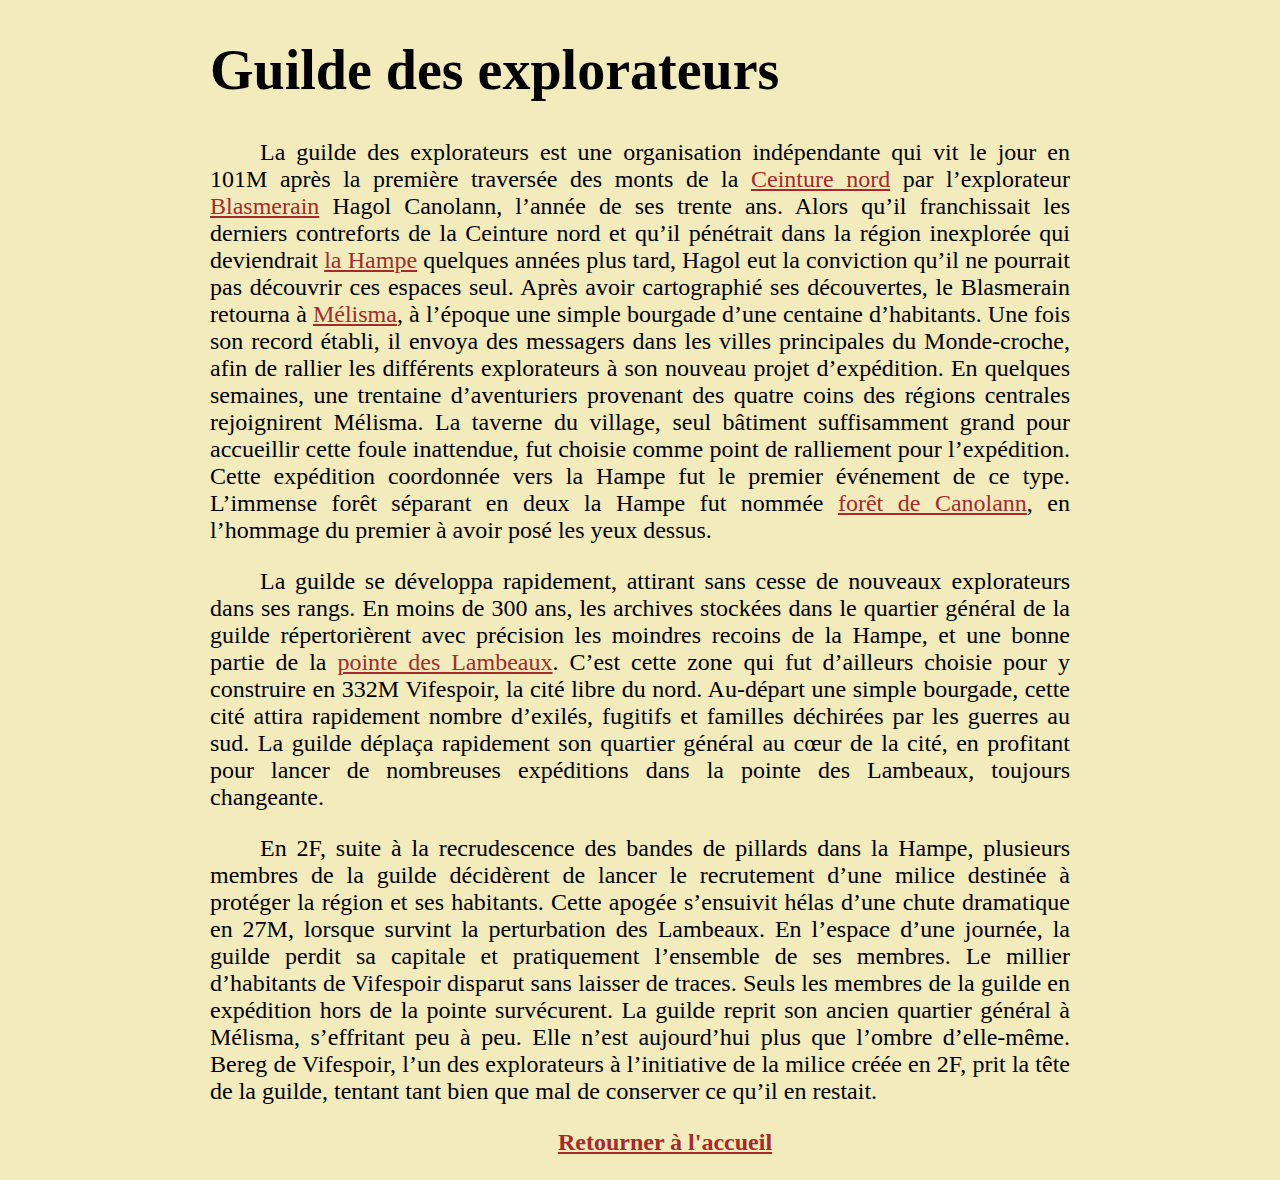
<file: images/icons/Guilde des explorateurs.html>
<!DOCTYPE html>
<!-- saved from url=(0089)file:///home/tyva/repos/monde_croche/articles/geo_geopo/factions/guilde_explorateurs.html -->
<html lang="en"><head><meta http-equiv="Content-Type" content="text/html; charset=UTF-8">
    
    <link rel="stylesheet" href="./Guilde des explorateurs_files/styles.css">
    <title>Guilde des explorateurs</title>
</head>

<body>
    
    <h1>Guilde des explorateurs</h1>

        <p>La guilde des explorateurs est une organisation indépendante qui vit le jour en 101M après la première traversée des monts de la <a href="file:///home/tyva/repos/monde_croche/articles/geo_geopo/geographie/regions/hampe/ceinture_nord.html">Ceinture nord</a> par l’explorateur <a href="file:///home/tyva/repos/monde_croche/articles/geo_geopo/geographie/regions/regions_centrales/canyon_blasmerah.html">Blasmerain</a> Hagol Canolann, l’année de ses trente ans. Alors qu’il franchissait les derniers contreforts de la Ceinture nord et qu’il pénétrait dans la région inexplorée qui deviendrait <a href="file:///home/tyva/repos/monde_croche/articles/geo_geopo/geographie/regions/hampe/hampe.html">la Hampe</a> quelques années plus tard, Hagol eut la conviction qu’il ne pourrait pas découvrir ces espaces seul. Après avoir cartographié ses découvertes, le Blasmerain retourna à <a href="file:///home/tyva/repos/monde_croche/articles/geo_geopo/factions/melisma.html">Mélisma</a>, à l’époque une simple bourgade d’une centaine d’habitants. Une fois son record établi, il envoya des messagers dans les villes principales du Monde-croche, afin de rallier les différents explorateurs à son nouveau projet d’expédition. En quelques semaines, une trentaine d’aventuriers provenant des quatre coins des régions centrales rejoignirent Mélisma. La taverne du village, seul bâtiment suffisamment grand pour accueillir cette foule inattendue, fut choisie comme point de ralliement pour l’expédition. Cette expédition coordonnée vers la Hampe fut le premier événement de ce type. L’immense forêt séparant en deux la Hampe fut nommée <a href="file:///home/tyva/repos/monde_croche/articles/geo_geopo/geographie/regions/hampe/foret_canolann.html">forêt de Canolann</a>, en l’hommage du premier à avoir posé les yeux dessus.</p>
        <p>La guilde se développa rapidement, attirant sans cesse de nouveaux explorateurs dans ses rangs. En moins de 300 ans, les archives stockées dans le quartier général de la guilde répertorièrent avec précision les moindres recoins de la Hampe, et une bonne partie de la <a href="file:///home/tyva/repos/monde_croche/articles/geo_geopo/geographie/regions/pointe_lambeaux/pointe_lambeaux.html">pointe des Lambeaux</a>. C’est cette zone qui fut d’ailleurs choisie pour y construire en 332M Vifespoir, la cité libre du nord. Au-départ une simple bourgade, cette cité attira rapidement nombre d’exilés, fugitifs et familles déchirées par les guerres au sud. La guilde déplaça rapidement son quartier général au cœur de la cité, en profitant pour lancer de nombreuses expéditions dans la pointe des Lambeaux, toujours changeante.</p>
        <p>En 2F, suite à la recrudescence des bandes de pillards dans la Hampe, plusieurs membres de la guilde décidèrent de lancer le recrutement d’une milice destinée à protéger la région et ses habitants. 

            Cette apogée s’ensuivit hélas d’une chute dramatique en 27M, lorsque survint la perturbation des Lambeaux. En l’espace d’une journée, la guilde perdit sa capitale et pratiquement l’ensemble de ses membres. Le millier d’habitants de Vifespoir disparut sans laisser de traces. Seuls les membres de la guilde en expédition hors de la pointe survécurent. La guilde reprit son ancien quartier général à Mélisma, s’effritant peu à peu. Elle n’est aujourd’hui plus que l’ombre d’elle-même. Bereg de Vifespoir, l’un des explorateurs à l’initiative de la milice créée en 2F, prit la tête de la guilde, tentant tant bien que mal de conserver ce qu’il en restait.</p>

    <p class="retour_index"><a href="file:///home/tyva/repos/monde_croche/index.html">Retourner à l'accueil</a></p>



</body></html>
</file>
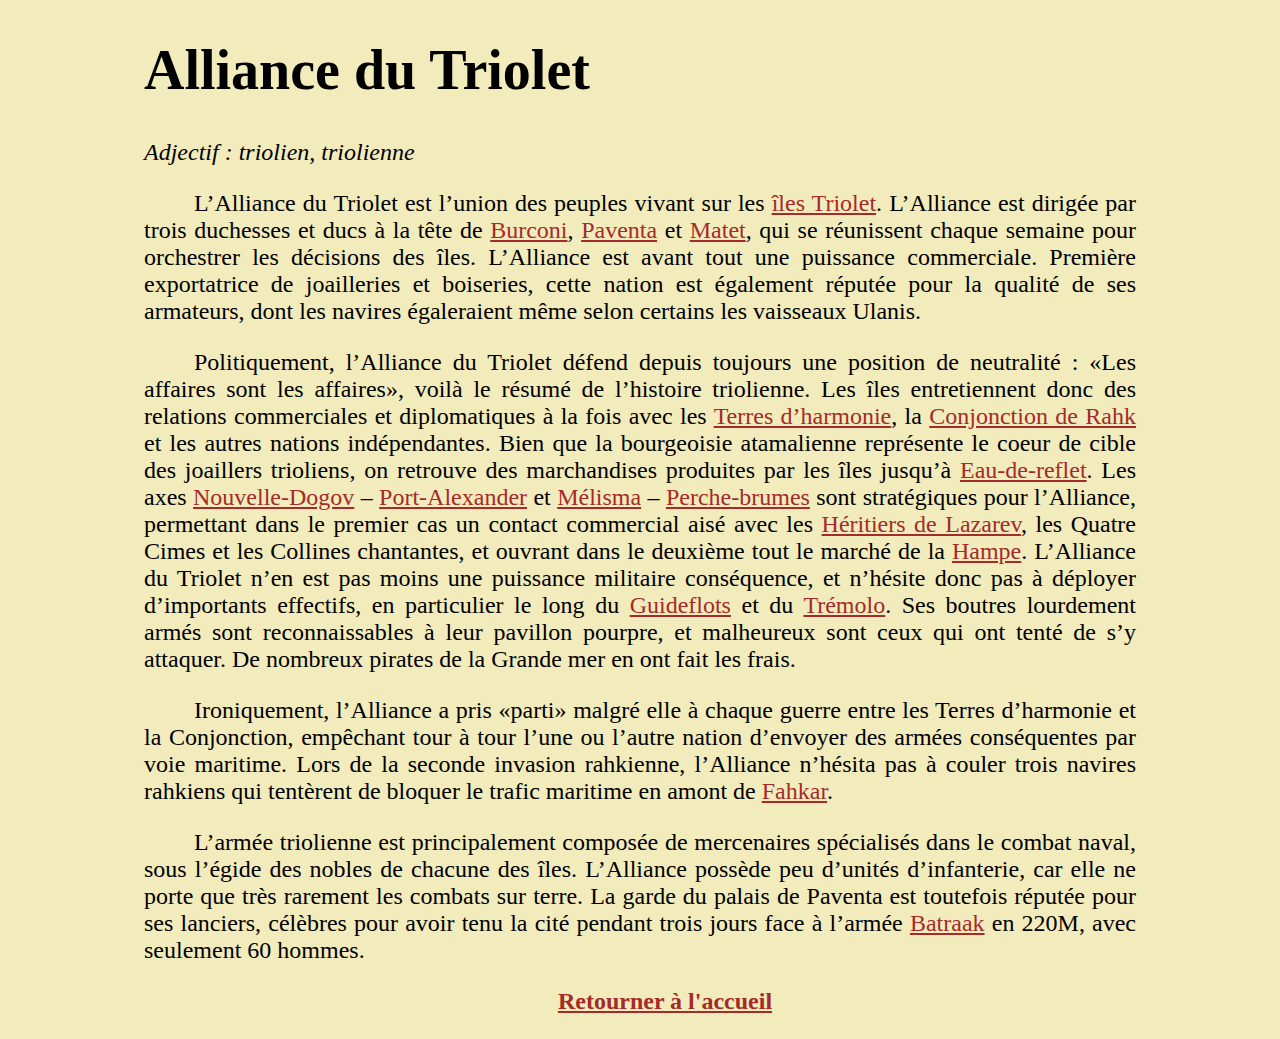
<file: articles/geo_geopo/factions/alliance_triolet.html>
<!DOCTYPE html>
<html lang="en">
<head>
    <meta charset="UTF-8">
    <link rel="stylesheet" href="./../../../styles.css">
    <title>Alliance du Triolet</title>
</head>

<body>
    
    <h1>Alliance du Triolet</h1>

    <div class="comment">Adjectif : triolien, triolienne</div>

        <p>L’Alliance du Triolet est l’union des peuples vivant sur les <a href="./../geographie/regions/regions_centrales/iles_triolet.html">îles Triolet</a>. L’Alliance est dirigée par trois duchesses et ducs à la tête de <a href="./../geographie/villes/burconi.html">Burconi</a>, <a href="./../geographie/villes/paventa.html">Paventa</a> et <a href="./../geographie/villes/matet.html">Matet</a>, qui se réunissent chaque semaine pour orchestrer les décisions des îles. L’Alliance est avant tout une puissance commerciale. Première exportatrice de joailleries et boiseries, cette nation est également réputée pour la qualité de ses armateurs, dont les navires égaleraient même selon certains les vaisseaux Ulanis. </p>
        <p>Politiquement, l’Alliance du Triolet défend depuis toujours une position de neutralité : «Les affaires sont les affaires», voilà le résumé de l’histoire triolienne. Les îles entretiennent donc des relations commerciales et diplomatiques à la fois avec les <a href="terres_harmonie.html">Terres d’harmonie</a>, la <a href="conjonction_rahk.html">Conjonction de Rahk</a> et les autres nations indépendantes. Bien que la bourgeoisie atamalienne représente le coeur de cible des joaillers trioliens, on retrouve des marchandises produites par les îles jusqu’à <a href="./../geographie/villes/eau-de-reflet.html">Eau-de-reflet</a>. Les axes <a href="./../geographie/villes/nouvelle-dogov.html">Nouvelle-Dogov</a> – <a href="./../geographie/villes/port-alexander.html">Port-Alexander</a> et <a href="melisma.html">Mélisma</a> – <a href="./../geographie/villes/perche-brumes.html">Perche-brumes</a> sont stratégiques pour l’Alliance, permettant dans le premier cas un contact commercial aisé avec les <a href="heritiers_lazarev.html">Héritiers de Lazarev</a>, les Quatre Cimes et les Collines chantantes, et ouvrant dans le deuxième tout le marché de la <a href="./../geographie/regions/hampe/hampe.html">Hampe</a>. L’Alliance du Triolet n’en est pas moins une puissance militaire conséquence, et n’hésite donc pas à déployer d’importants effectifs, en particulier le long du <a href="./../geographie/fleuves/guideflots.html">Guideflots</a> et du <a href="./../geographie/fleuves/tremolo.html">Trémolo</a>. Ses boutres lourdement armés sont reconnaissables à leur pavillon pourpre, et malheureux sont ceux qui ont tenté de s’y attaquer. De nombreux pirates de la Grande mer en ont fait les frais.</p>
        <p>Ironiquement, l’Alliance a pris «parti» malgré elle à chaque guerre entre les Terres d’harmonie et la Conjonction, empêchant tour à tour l’une ou l’autre nation d’envoyer des armées conséquentes par voie maritime. Lors de la seconde invasion rahkienne, l’Alliance n’hésita pas à couler trois navires rahkiens qui tentèrent de bloquer le trafic maritime en amont de <a href="./../geographie/villes/fahkar.html">Fahkar</a>.</p>
        <p>L’armée triolienne est principalement composée de mercenaires spécialisés dans le combat naval, sous l’égide des nobles de chacune des îles. L’Alliance possède peu d’unités d’infanterie, car elle ne porte que très rarement les combats sur terre. La garde du palais de Paventa est toutefois réputée pour ses lanciers, célèbres pour avoir tenu la cité pendant trois jours face à l’armée <a href="batraak.html">Batraak</a> en 220M, avec seulement 60 hommes.</p>
    
    
        <p class="retour_index"><a href="./../../../index.html">Retourner à l'accueil</a></p>

</body>

</html>
</file>
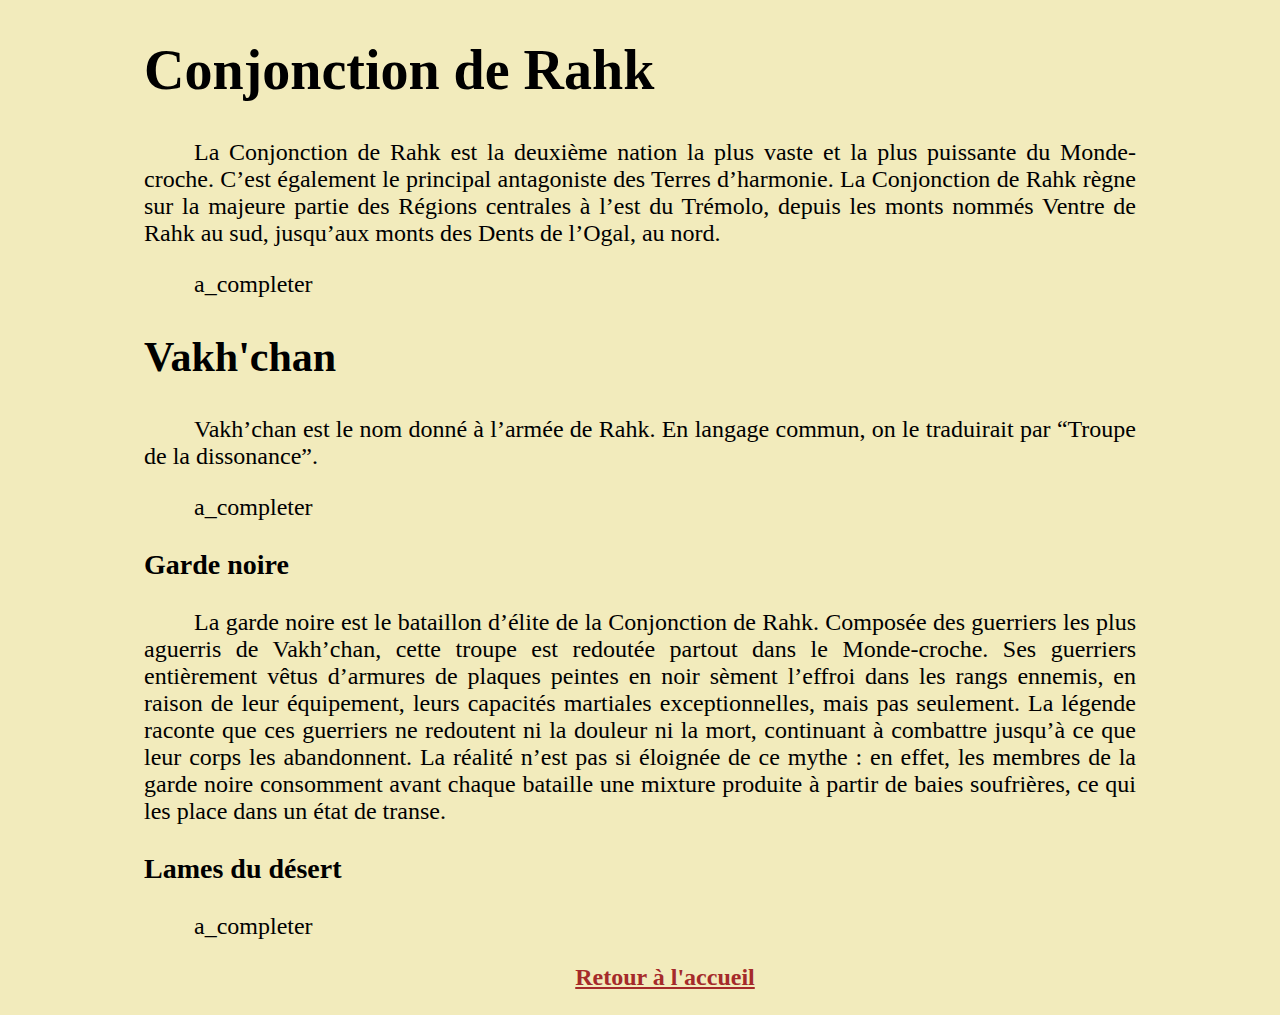
<file: articles/geo_geopo/factions/conjonction_rahk.html>
<!DOCTYPE html>
<html lang="en">
<head>
    <meta charset="UTF-8">
    <link rel="stylesheet" href="./../../../styles.css"/>
    <title>Conjonction de Rahk</title>
</head>

<body>
    
    <h1>Conjonction de Rahk</h1>

        <p>La Conjonction de Rahk est la deuxième nation la plus vaste et la plus puissante du Monde-croche. C’est également le principal antagoniste des Terres d’harmonie. La Conjonction de Rahk règne sur la majeure partie des Régions centrales à l’est du Trémolo, depuis les monts nommés Ventre de Rahk au sud, jusqu’aux monts des Dents de l’Ogal, au nord.</p>

        <p>a_completer</p>

        <h2>Vakh'chan</h2>

            <p>Vakh’chan est le nom donné à l’armée de Rahk. En langage commun, on le traduirait par “Troupe de la dissonance”.</p>
            <p>a_completer</p>

            <h3>Garde noire</h2>

                <p>La garde noire est le bataillon d’élite de la Conjonction de Rahk. Composée des guerriers les plus aguerris de Vakh’chan, cette troupe est redoutée partout dans le Monde-croche. Ses guerriers entièrement vêtus d’armures de plaques peintes en noir sèment l’effroi dans les rangs ennemis, en raison de leur équipement, leurs capacités martiales exceptionnelles, mais pas seulement. La légende raconte que ces guerriers ne redoutent ni la douleur ni la mort, continuant à combattre jusqu’à ce que leur corps les abandonnent. La réalité n’est pas si éloignée de ce mythe : en effet, les membres de la garde noire consomment avant chaque bataille une mixture produite à partir de baies soufrières, ce qui les place dans un état de transe.</p>

            <h3>Lames du désert</h3>

                <p>a_completer</p>


    <p class="retour_index"><a href="./../../../index.html">Retour à l'accueil</a></p>
    
</body>

</html>
</file>
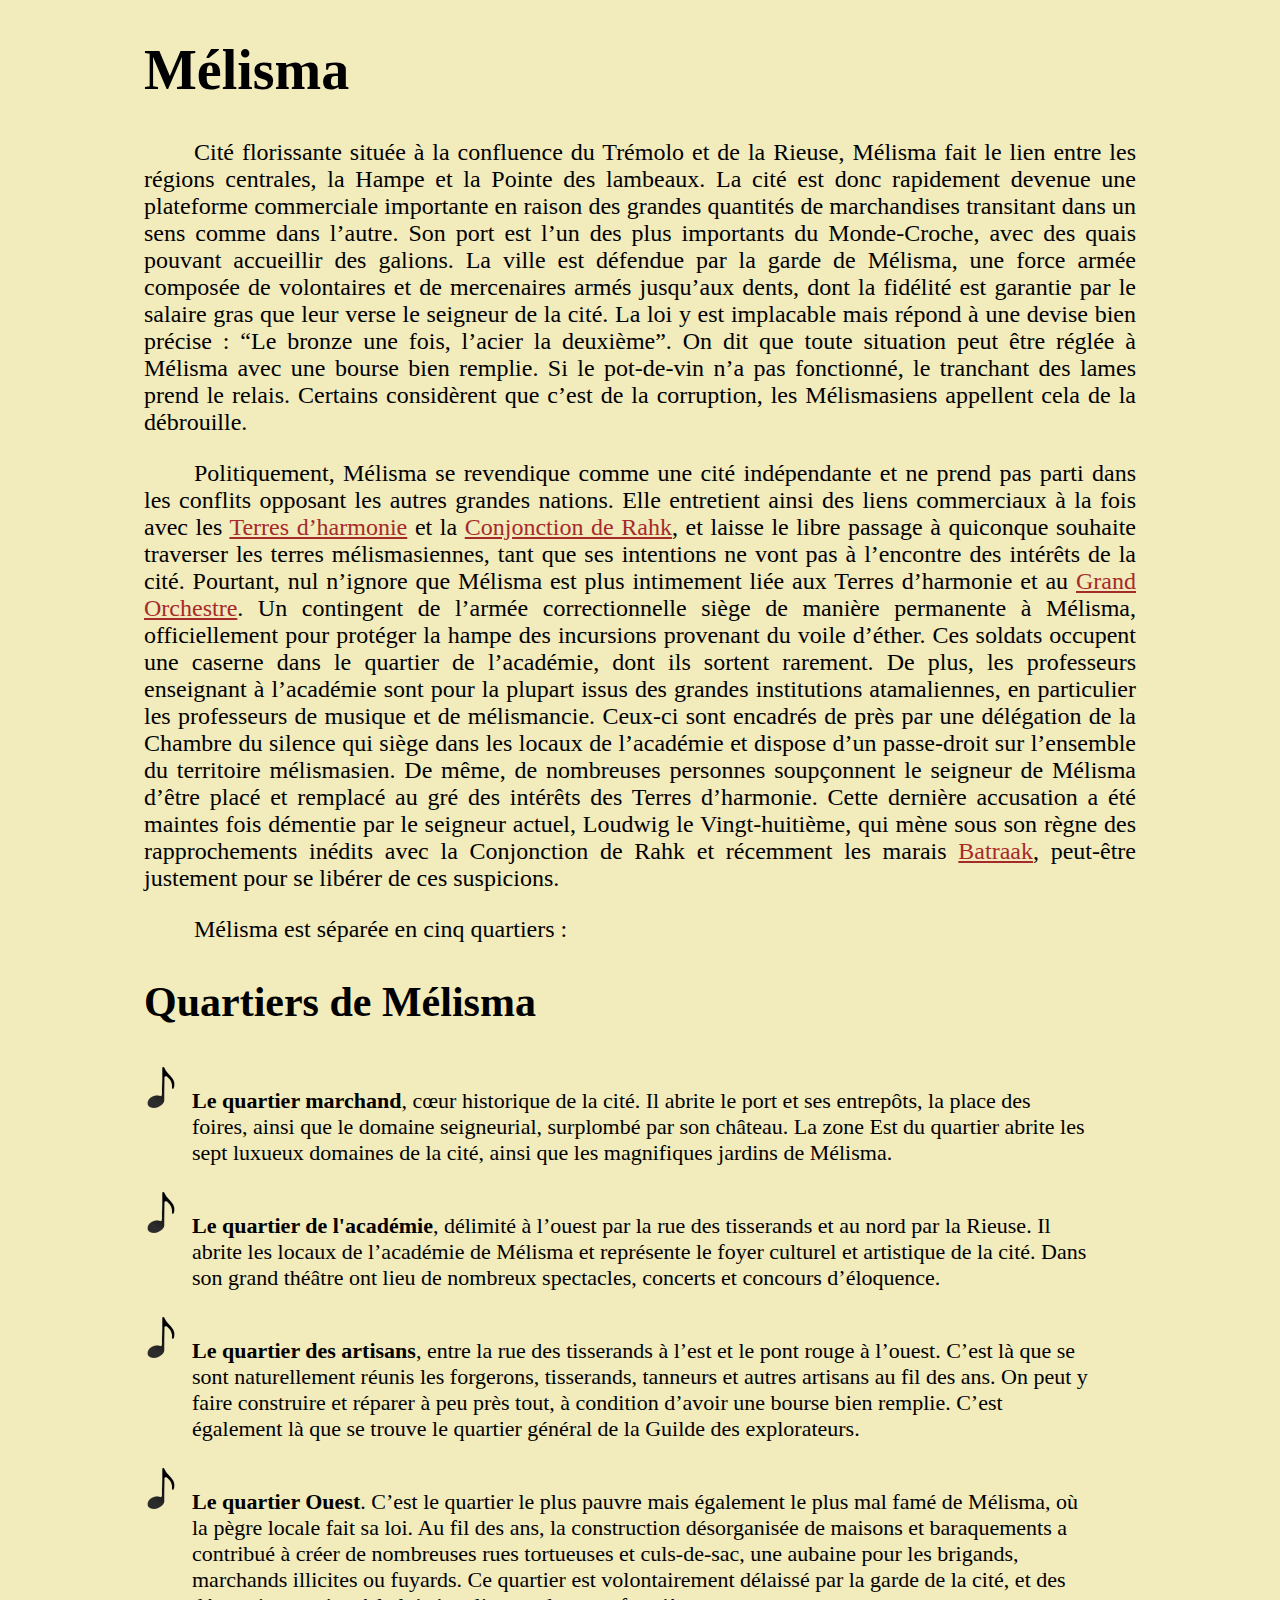
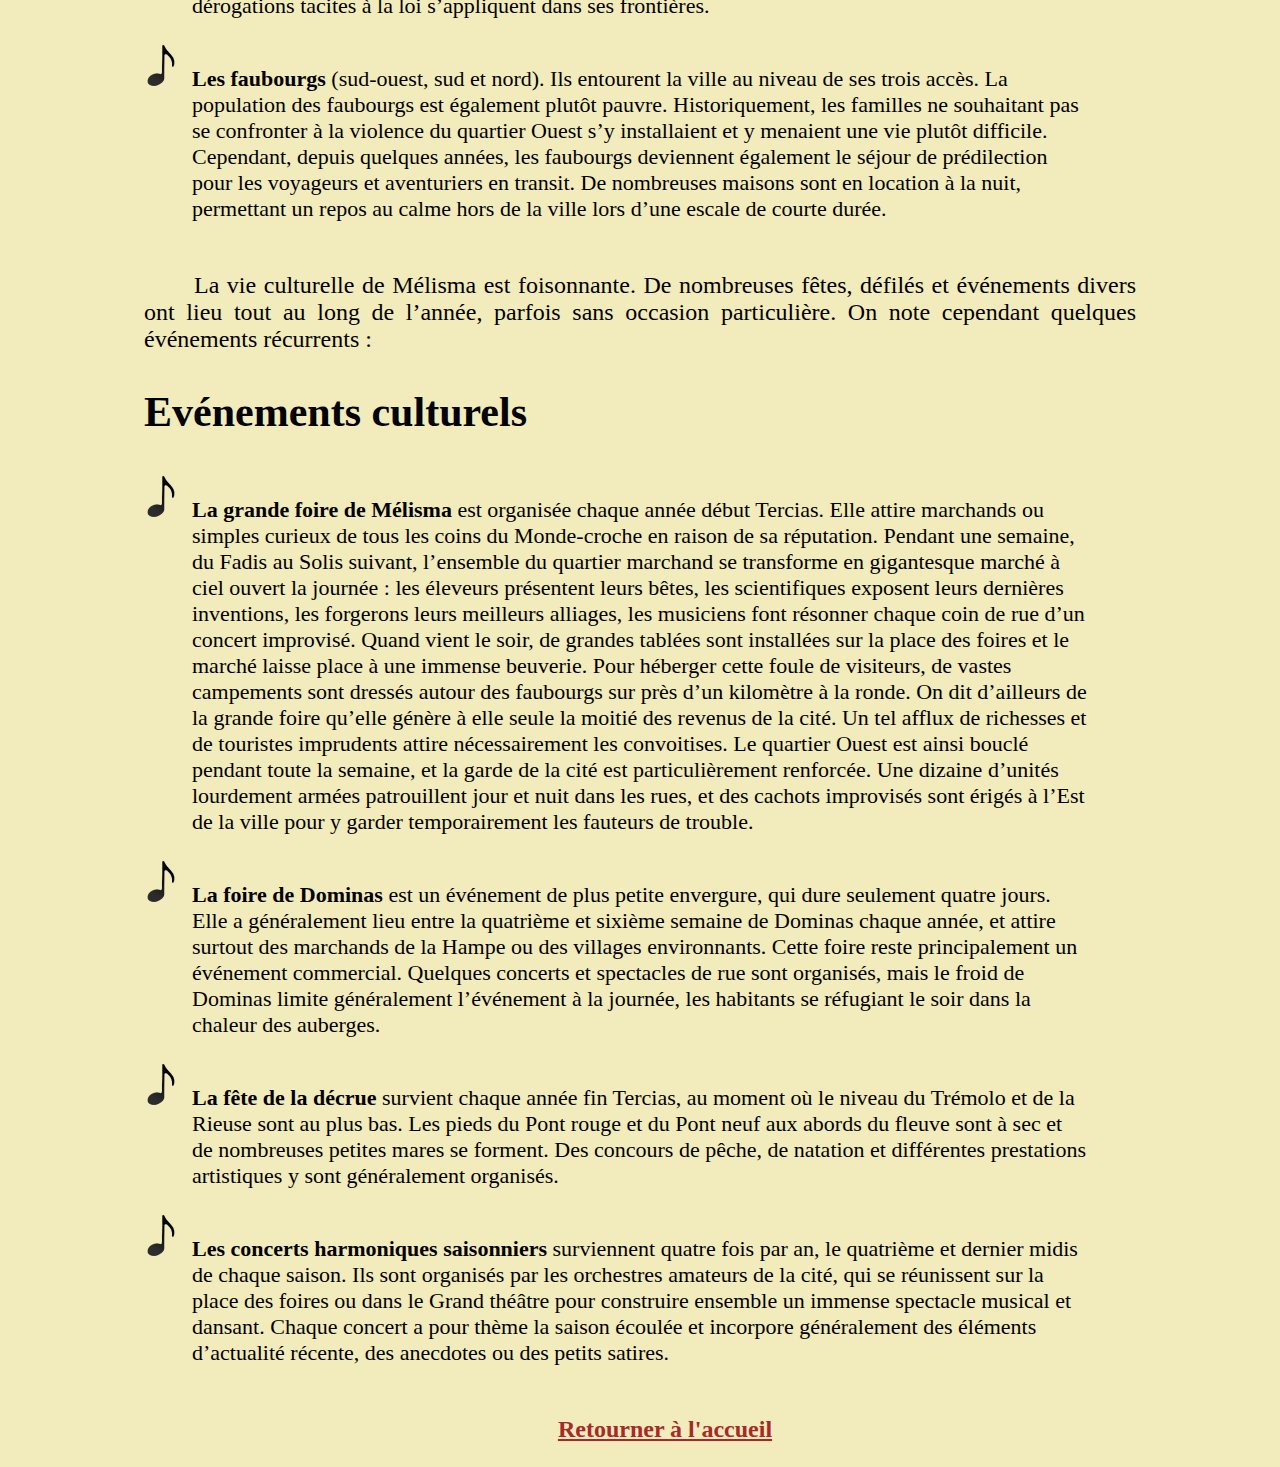
<file: articles/geo_geopo/factions/duche_melisma.html>
<!DOCTYPE html>
<html lang="en">
<head>
    <meta charset="UTF-8">
    <link rel="stylesheet" href="./../../../styles.css"/>
    <title>Mélisma</title>
</head>

<body>

    <h1>Mélisma</h1>

        <p>Cité florissante située à la confluence du Trémolo et de la Rieuse, Mélisma fait le lien entre les régions centrales, la Hampe et la Pointe des lambeaux. La cité est donc rapidement devenue une plateforme commerciale importante en raison des grandes quantités de marchandises transitant dans un sens comme dans l’autre. Son port est l’un des plus importants du Monde-Croche, avec des quais pouvant accueillir des galions. La ville est défendue par la garde de Mélisma, une force armée composée de volontaires et de mercenaires armés jusqu’aux dents, dont la fidélité est garantie par le salaire gras que leur verse le seigneur de la cité. La loi y est implacable mais répond à une devise bien précise : “Le bronze une fois, l’acier la deuxième”. On dit que toute situation peut être réglée à Mélisma avec une bourse bien remplie. Si le pot-de-vin n’a pas fonctionné, le tranchant des lames prend le relais. Certains considèrent que c’est de la corruption, les Mélismasiens appellent cela de la débrouille.</p>

        <p>Politiquement, Mélisma se revendique comme une cité indépendante et ne prend pas parti dans les conflits opposant les autres grandes nations. Elle entretient ainsi des liens commerciaux à la fois avec les <a href="terres_harmonie.html">Terres d’harmonie</a> et la <a href="conjonction_rahk.html">Conjonction de Rahk</a>, et laisse le libre passage à quiconque souhaite traverser les terres mélismasiennes, tant que ses intentions ne vont pas à l’encontre des intérêts de la cité. Pourtant, nul n’ignore que Mélisma est plus intimement liée aux Terres d’harmonie et au <a href="grand_orchestre.html">Grand Orchestre</a>. Un contingent de l’armée correctionnelle siège de manière permanente à Mélisma, officiellement pour protéger la hampe des incursions provenant du voile d’éther. Ces soldats occupent une caserne dans le quartier de l’académie, dont ils sortent rarement. De plus, les professeurs enseignant à l’académie sont pour la plupart issus des grandes institutions atamaliennes, en particulier les professeurs de musique et de mélismancie. Ceux-ci sont encadrés de près par une délégation de la Chambre du silence qui siège dans les locaux de l’académie et dispose d’un passe-droit sur l’ensemble du territoire mélismasien. De même, de nombreuses personnes soupçonnent le seigneur de Mélisma d’être placé et remplacé au gré des intérêts des Terres d’harmonie. Cette dernière accusation a été maintes fois démentie par le seigneur actuel, Loudwig le Vingt-huitième, qui mène sous son règne des rapprochements inédits avec la Conjonction de Rahk et récemment les marais <a href="batraak.html">Batraak</a>, peut-être justement pour se libérer de ces suspicions.</p>

        <p>Mélisma est séparée en cinq quartiers :</p>

        <h2>Quartiers de Mélisma</h2>

            <ul class="list_croche">
                <li><strong>Le quartier marchand</strong>, cœur historique de la cité. Il abrite le port et ses entrepôts, la place des foires, ainsi que le domaine seigneurial, surplombé par son château. La zone Est du quartier abrite les sept luxueux domaines de la cité, ainsi que les magnifiques jardins de Mélisma.</li>
                <li><strong>Le quartier de l'académie</strong>, délimité à l’ouest par la rue des tisserands et au nord par la Rieuse. Il abrite les locaux de l’académie de Mélisma et représente le foyer culturel et artistique de la cité. Dans son grand théâtre ont lieu de nombreux spectacles, concerts et concours d’éloquence.</li>
                <li><strong>Le quartier des artisans</strong>, entre la rue des tisserands à l’est et le pont rouge à l’ouest. C’est là que se sont naturellement réunis les forgerons, tisserands, tanneurs et autres artisans au fil des ans. On peut y faire construire et réparer à peu près tout, à condition d’avoir une bourse bien remplie. C’est également là que se trouve le quartier général de la Guilde des explorateurs. </li>
                <li><strong>Le quartier Ouest</strong>. C’est le quartier le plus pauvre mais également le plus mal famé de Mélisma, où la pègre locale fait sa loi. Au fil des ans, la construction désorganisée de maisons et baraquements a contribué à créer de nombreuses rues tortueuses et culs-de-sac, une aubaine pour les brigands, marchands illicites ou fuyards. Ce quartier est volontairement délaissé par la garde de la cité, et des dérogations tacites à la loi s’appliquent dans ses frontières. </li>
                <li><strong>Les faubourgs</strong> (sud-ouest, sud et nord). Ils entourent la ville au niveau de ses trois accès. La population des faubourgs est également plutôt pauvre. Historiquement, les familles ne souhaitant pas se confronter à la violence du quartier Ouest s’y installaient et y menaient une vie plutôt difficile. Cependant, depuis quelques années, les faubourgs deviennent également le séjour de prédilection pour les voyageurs et aventuriers en transit. De nombreuses maisons sont en location à la nuit, permettant un repos au calme hors de la ville lors d’une escale de courte durée.</li>
            </ul>

        <p>La vie culturelle de Mélisma est foisonnante. De nombreuses fêtes, défilés et événements divers ont lieu tout au long de l’année, parfois sans occasion particulière. On note cependant quelques événements récurrents :</p>

        <h2>Evénements culturels</h2>

            <ul class="list_croche">
                <li><strong>La grande foire de Mélisma</strong> est organisée chaque année début Tercias. Elle attire marchands ou simples curieux de tous les coins du Monde-croche en raison de sa réputation. Pendant une semaine, du Fadis au Solis suivant, l’ensemble du quartier marchand se transforme en gigantesque marché à ciel ouvert la journée : les éleveurs présentent leurs bêtes, les scientifiques exposent leurs dernières inventions, les forgerons leurs meilleurs alliages, les musiciens font résonner chaque coin de rue d’un concert improvisé. Quand vient le soir, de grandes tablées sont installées sur la place des foires et le marché laisse place à une immense beuverie. Pour héberger cette foule de visiteurs, de vastes campements sont dressés autour des faubourgs sur près d’un kilomètre à la ronde. On dit d’ailleurs de la grande foire qu’elle génère à elle seule la moitié des revenus de la cité. Un tel afflux de richesses et de touristes imprudents attire nécessairement les convoitises. Le quartier Ouest est ainsi bouclé pendant toute la semaine, et la garde de la cité est particulièrement renforcée. Une dizaine d’unités lourdement armées patrouillent jour et nuit dans les rues, et des cachots improvisés sont érigés à l’Est de la ville pour y garder temporairement les fauteurs de trouble.</li>
                <li><strong>La foire de Dominas</strong> est un événement de plus petite envergure, qui dure seulement quatre jours. Elle a généralement lieu entre la quatrième et sixième semaine de Dominas chaque année, et attire surtout des marchands de la Hampe ou des villages environnants. Cette foire reste principalement un événement commercial. Quelques concerts et spectacles de rue sont organisés, mais le froid de Dominas limite généralement l’événement à la journée, les habitants se réfugiant le soir dans la chaleur des auberges.</li>
                <li><strong>La fête de la décrue</strong> survient chaque année fin Tercias, au moment où le niveau du Trémolo et de la Rieuse sont au plus bas. Les pieds du Pont rouge et du Pont neuf aux abords du fleuve sont à sec et de nombreuses petites mares se forment. Des concours de pêche, de natation et différentes prestations artistiques y sont généralement organisés. </li>
                <li><strong>Les concerts harmoniques saisonniers</strong> surviennent quatre fois par an, le quatrième et dernier midis de chaque saison. Ils sont organisés par les orchestres amateurs de la cité, qui se réunissent sur la place des foires ou dans le Grand théâtre pour construire ensemble un immense spectacle musical et dansant. Chaque concert a pour thème la saison écoulée et incorpore généralement des éléments d’actualité récente, des anecdotes ou des petits satires.</li>
            </ul>

    <p class="retour_index"><a href="./../../../index.html">Retourner à l'accueil</a></p>

</body>

</html>
</file>
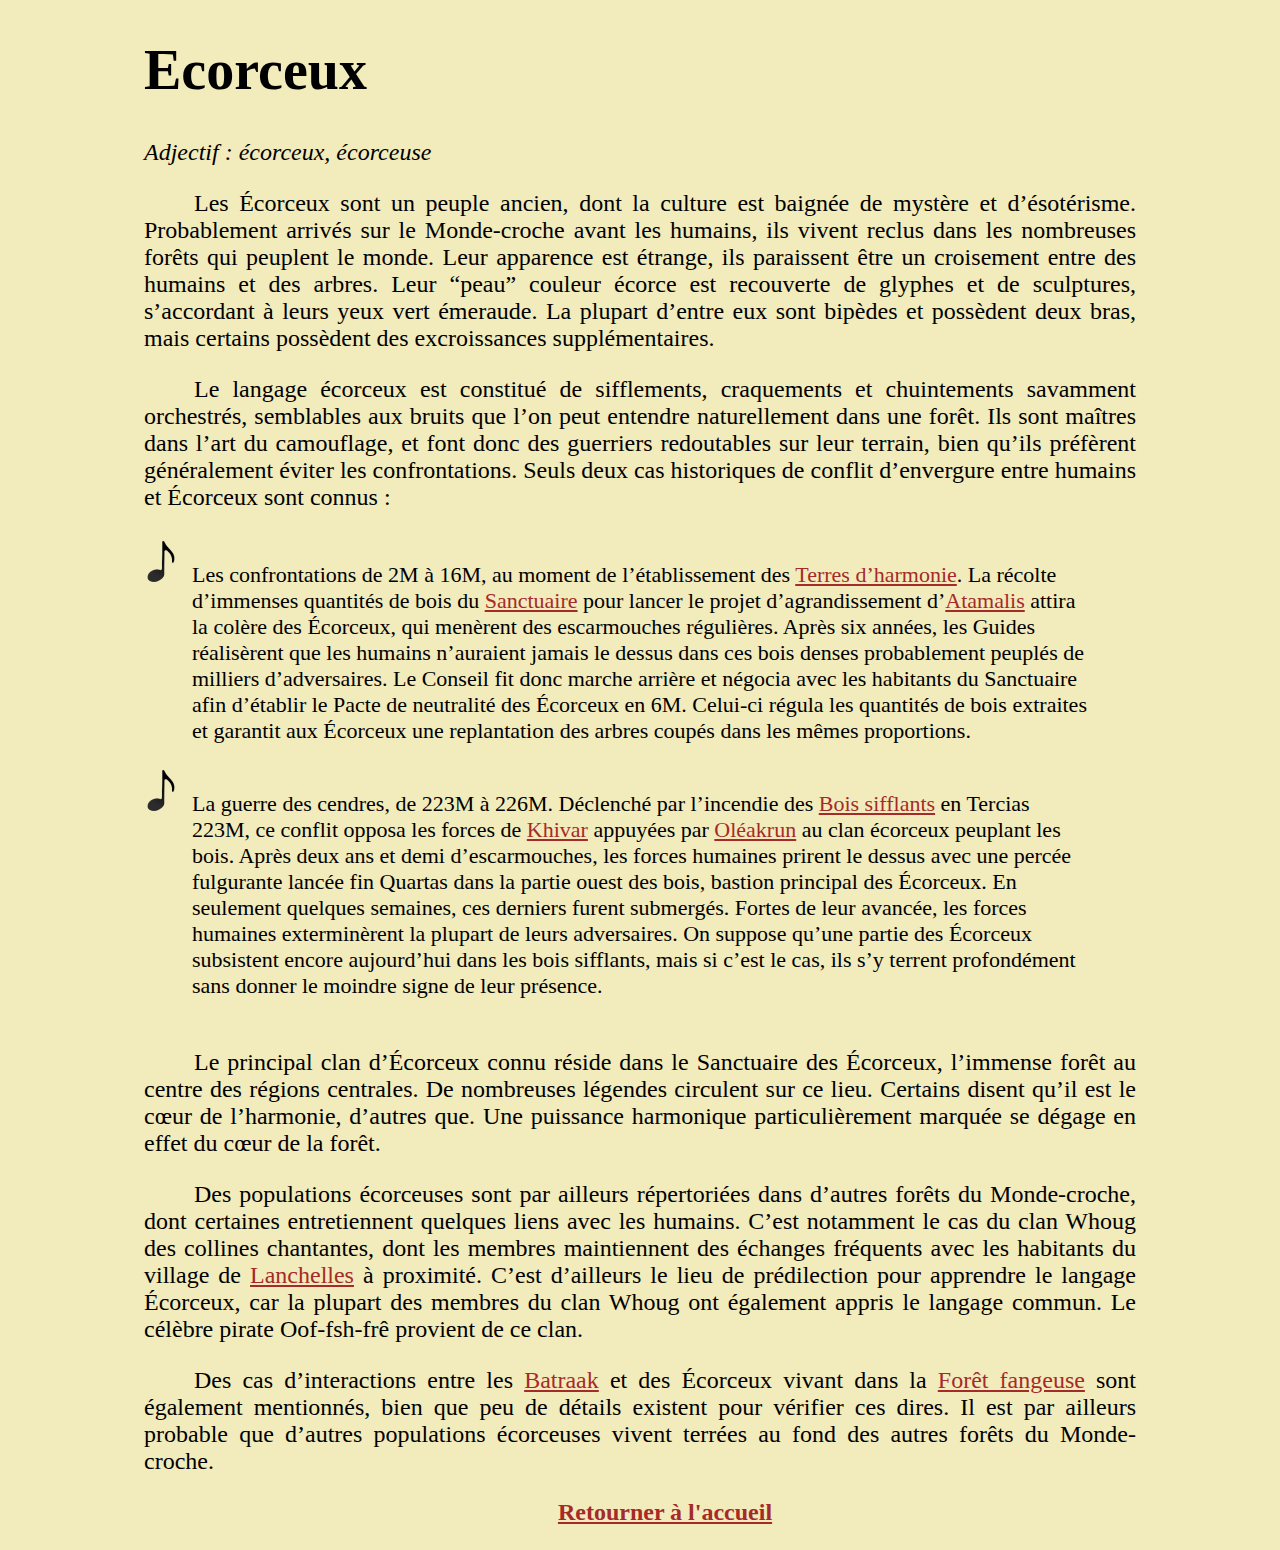
<file: articles/geo_geopo/factions/ecorceux.html>
<!DOCTYPE html>
<html lang="en">
<head>
    <meta charset="UTF-8">
    <link rel="stylesheet" href="./../../../styles.css">
    <title>Ecorceux</title>
</head>

<body>
    
    <h1>Ecorceux</h1>

        <p class="comment">Adjectif : écorceux, écorceuse</p>

        <p>Les Écorceux sont un peuple ancien, dont la culture est baignée de mystère et d’ésotérisme. Probablement arrivés sur le Monde-croche avant les humains, ils vivent reclus dans les nombreuses forêts qui peuplent le monde. Leur apparence est étrange, ils paraissent être un croisement entre des humains et des arbres. Leur “peau” couleur écorce est recouverte de glyphes et de sculptures, s’accordant à leurs yeux vert émeraude. La plupart d’entre eux sont bipèdes et possèdent deux bras, mais certains possèdent des excroissances supplémentaires.</p>
        <p>Le langage écorceux est constitué de sifflements, craquements et chuintements savamment orchestrés, semblables aux bruits que l’on peut entendre naturellement dans une forêt. Ils sont maîtres dans l’art du camouflage, et font donc des guerriers redoutables sur leur terrain, bien qu’ils préfèrent généralement éviter les confrontations. Seuls deux cas historiques de conflit d’envergure entre humains et Écorceux sont connus :</p>
        <ul class="list_croche">
            <li>Les confrontations de 2M à 16M, au moment de l’établissement des <a href="terres_harmonie.html">Terres d’harmonie</a>. La récolte d’immenses quantités de bois du <a href="./../geographie/regions/regions_centrales/sanctuaire_ecorceux.html">Sanctuaire</a> pour lancer le projet d’agrandissement d’<a href="./../geographie/villes/atamalis.html">Atamalis</a> attira la colère des Écorceux, qui menèrent des escarmouches régulières. Après six années, les Guides réalisèrent que les humains n’auraient jamais le dessus dans ces bois denses probablement peuplés de milliers d’adversaires. Le Conseil fit donc marche arrière et négocia avec les habitants du Sanctuaire afin d’établir le Pacte de neutralité des Écorceux en 6M. Celui-ci régula les quantités de bois extraites et garantit aux Écorceux une replantation des arbres coupés dans les mêmes proportions.</li>
            <li>La guerre des cendres, de 223M à 226M. Déclenché par l’incendie des <a href="./../geographie/regions/regions_centrales/bois_sifflants.html">Bois sifflants</a> en Tercias 223M, ce conflit opposa les forces de <a href="./../geographie/villes/khivar.html">Khivar</a> appuyées par <a href="./../geographie/villes/oleakrun.html">Oléakrun</a> au clan écorceux peuplant les bois. Après deux ans et demi d’escarmouches, les forces humaines prirent le dessus avec une percée fulgurante lancée fin Quartas dans la partie ouest des bois, bastion principal des Écorceux. En seulement quelques semaines, ces derniers furent submergés. Fortes de leur avancée, les forces humaines exterminèrent la plupart de leurs adversaires. On suppose qu’une partie des Écorceux subsistent encore aujourd’hui dans les bois sifflants, mais si c’est le cas, ils s’y terrent profondément sans donner le moindre signe de leur présence.</li>
        </ul>
        <p>Le principal clan d’Écorceux connu réside dans le Sanctuaire des Écorceux, l’immense forêt au centre des régions centrales. De nombreuses légendes circulent sur ce lieu. Certains disent qu’il est le cœur de l’harmonie, d’autres que. Une puissance harmonique particulièrement marquée se dégage en effet du cœur de la forêt.</p>
        <p>Des populations écorceuses sont par ailleurs répertoriées dans d’autres forêts du Monde-croche, dont certaines entretiennent quelques liens avec les humains. C’est notamment le cas du clan Whoug des collines chantantes, dont les membres maintiennent des échanges fréquents avec les habitants du village de <a href="./../geographie/villes/lanchelles.html">Lanchelles</a> à proximité. C’est d’ailleurs le lieu de prédilection pour apprendre le langage Écorceux, car la plupart des membres du clan Whoug ont également appris le langage commun. Le célèbre pirate Oof-fsh-frê provient de ce clan.</p>
        <p>Des cas d’interactions entre les <a href="batraak.html">Batraak</a> et des Écorceux vivant dans la <a href="./../geographie/regions/regions_centrales/foret_fangeuse.html">Forêt fangeuse</a> sont également mentionnés, bien que peu de détails existent pour vérifier ces dires. Il est par ailleurs probable que d’autres populations écorceuses vivent terrées au fond des autres forêts du Monde-croche.</p>

    <p class="retour_index"><a href="./../../../index.html">Retourner à l'accueil</a></p>

</body>

</html>
</file>
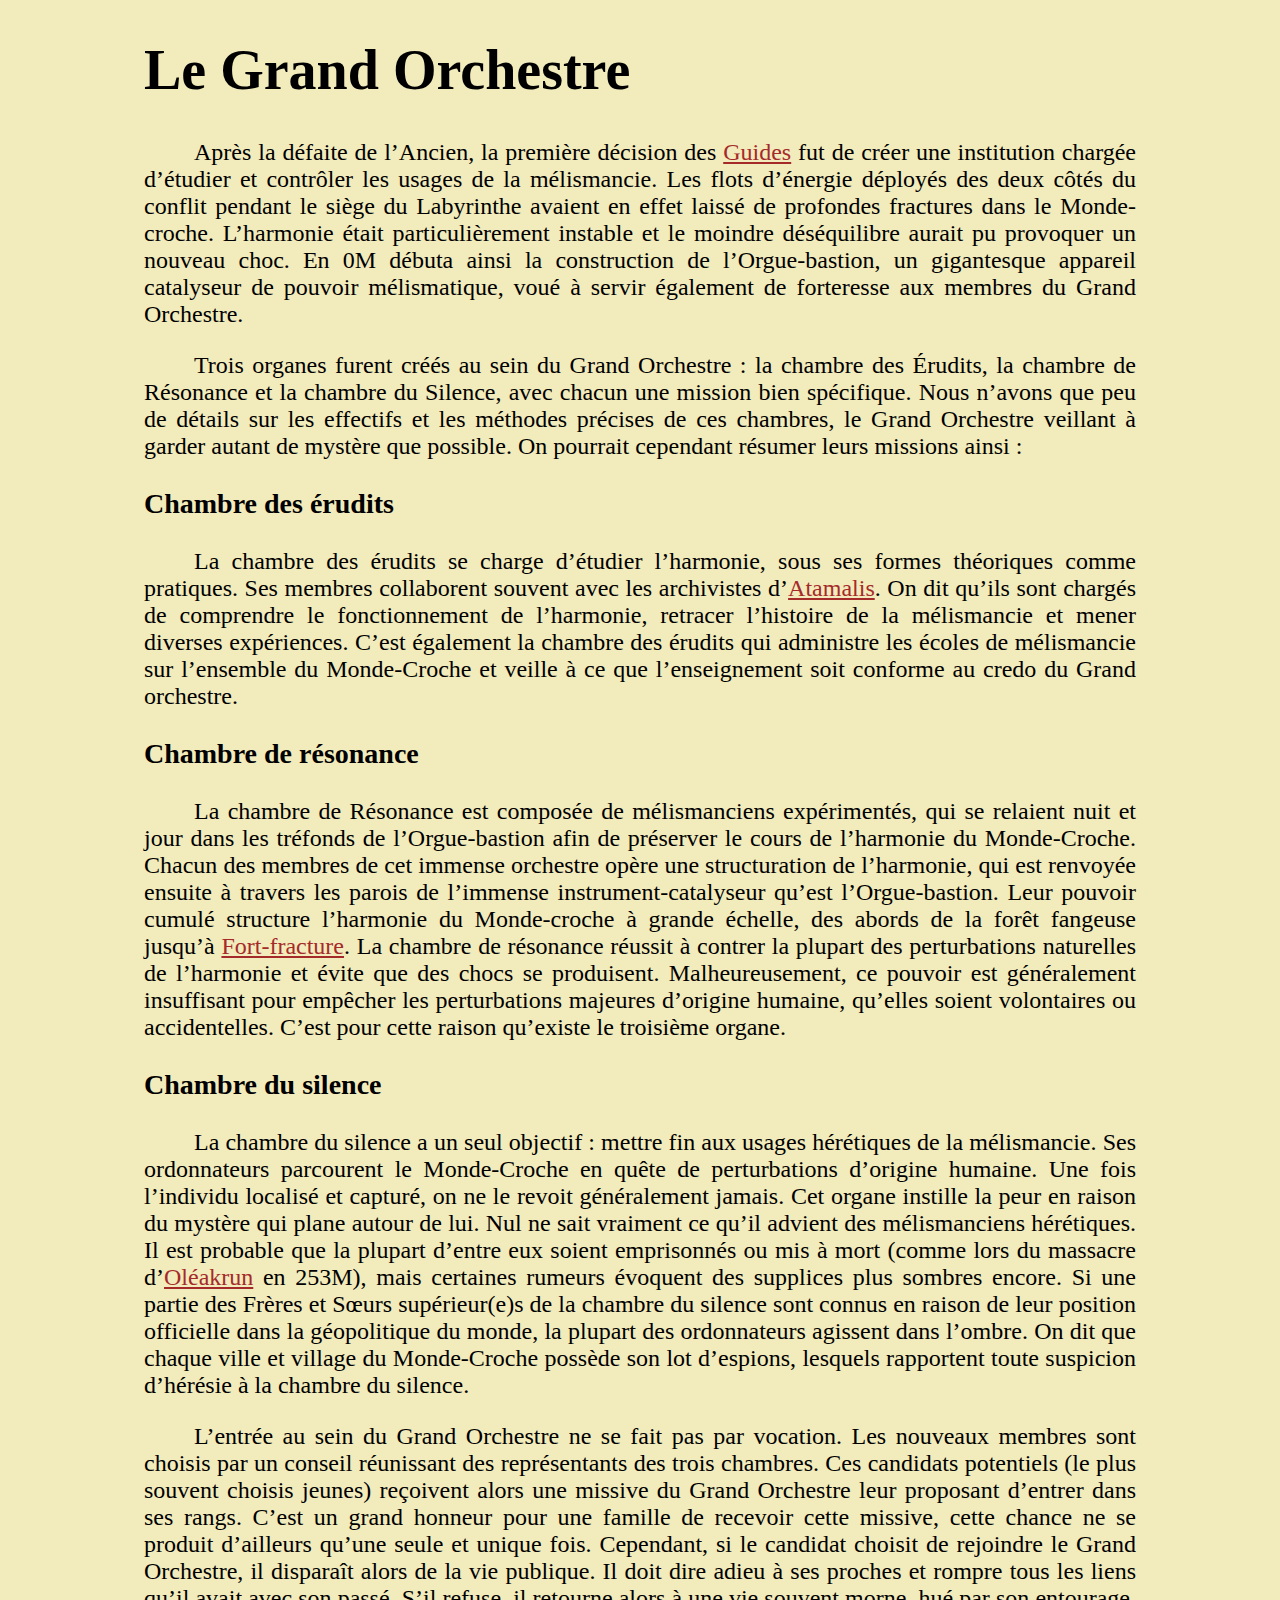
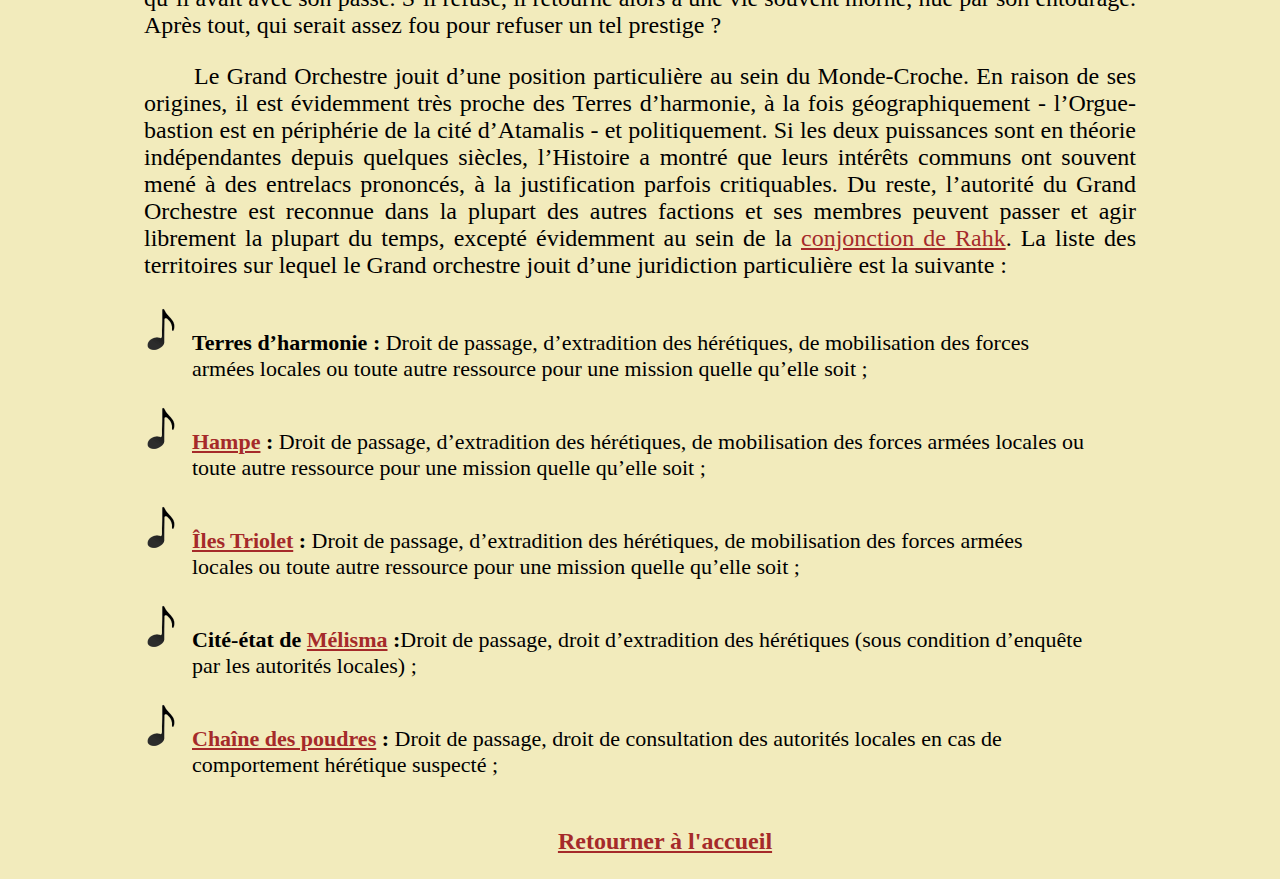
<file: articles/geo_geopo/factions/grand_orchestre.html>
<!DOCTYPE html>
<html lang="en">
<head>
    <meta charset="UTF-8">
    <link rel="stylesheet" href="./../../../styles.css"/>
    <title>Grand Orchestre</title>
</head>

<body>
   
    <h1>Le Grand Orchestre</h1>

        <p>Après la défaite de l’Ancien, la première décision des <a href="./../../religion/guides.html">Guides</a> fut de créer une institution chargée d’étudier et contrôler les usages de la mélismancie. Les flots d’énergie déployés des deux côtés du conflit pendant le siège du Labyrinthe avaient en effet laissé de profondes fractures dans le Monde-croche. L’harmonie était particulièrement instable et le moindre déséquilibre aurait pu provoquer un nouveau choc. En 0M débuta ainsi la construction de l’Orgue-bastion, un gigantesque appareil catalyseur de pouvoir mélismatique, voué à servir également de forteresse aux membres du Grand Orchestre.</p>

        <p>Trois organes furent créés au sein du Grand Orchestre : la chambre des Érudits, la chambre de Résonance et la chambre du Silence, avec chacun une mission bien spécifique.
            Nous n’avons que peu de détails sur les effectifs et les méthodes précises de ces chambres, le Grand Orchestre veillant à garder autant de mystère que possible. On pourrait cependant résumer leurs missions ainsi :
            </p>

        <h3 id="th_chambre_erudits">Chambre des érudits</h3>

            <p>	La chambre des érudits se charge d’étudier l’harmonie, sous ses formes théoriques comme pratiques. Ses membres collaborent souvent avec les archivistes d’<a href="./../geographie/villes/atamalis.html">Atamalis</a>. On dit qu’ils sont chargés de comprendre le fonctionnement de l’harmonie, retracer l’histoire de la mélismancie et mener diverses expériences. C’est également la chambre des érudits qui administre les écoles de mélismancie sur l’ensemble du Monde-Croche et veille à ce que l’enseignement soit conforme au credo du Grand orchestre. </p>

        <h3 id="th_chambre_resonance">Chambre de résonance</h3>

            <p>La chambre de Résonance est composée de mélismanciens expérimentés, qui se relaient nuit et jour dans les tréfonds de l’Orgue-bastion afin de préserver le cours de l’harmonie du Monde-Croche. Chacun des membres de cet immense orchestre opère une structuration de l’harmonie, qui est renvoyée ensuite à travers les parois de l’immense instrument-catalyseur qu’est l’Orgue-bastion. Leur pouvoir cumulé structure l’harmonie du Monde-croche à grande échelle, des abords de la forêt fangeuse jusqu’à <a href="./../geographie/villes/fort-fracture.html">Fort-fracture</a>. La chambre de résonance réussit à contrer la plupart des perturbations naturelles de l’harmonie et évite que des chocs se produisent. Malheureusement, ce pouvoir est généralement insuffisant pour empêcher les perturbations majeures d’origine humaine, qu’elles soient volontaires ou accidentelles. C’est pour cette raison qu’existe le troisième organe.</p>

        <h3 id="th_chambre_silence">Chambre du silence</h3>

            <p>La chambre du silence a un seul objectif : mettre fin aux usages hérétiques de la mélismancie. Ses ordonnateurs parcourent le Monde-Croche en quête de perturbations d’origine humaine. Une fois l’individu localisé et capturé, on ne le revoit généralement jamais. Cet organe instille la peur en raison du mystère qui plane autour de lui. Nul ne sait vraiment ce qu’il advient des mélismanciens hérétiques. Il est probable que la plupart d’entre eux soient emprisonnés ou mis à mort (comme lors du massacre d’<a href="./../geographie/villes/oleakrun.html">Oléakrun</a> en 253M), mais certaines rumeurs évoquent des supplices plus sombres encore. Si une partie des Frères et Sœurs supérieur(e)s de la chambre du silence sont connus en raison de leur position officielle dans la géopolitique du monde, la plupart des ordonnateurs agissent dans l’ombre. On dit que chaque ville et village du Monde-Croche possède son lot d’espions, lesquels rapportent toute suspicion d’hérésie à la chambre du silence.</p>

        <p>L’entrée au sein du Grand Orchestre ne se fait pas par vocation. Les nouveaux membres sont choisis par un conseil réunissant des représentants des trois chambres. Ces candidats potentiels (le plus souvent choisis jeunes) reçoivent alors une missive du Grand Orchestre leur proposant d’entrer dans ses rangs. C’est un grand honneur pour une famille de recevoir cette missive, cette chance ne se produit d’ailleurs qu’une seule et unique fois. Cependant, si le candidat choisit de rejoindre le Grand Orchestre, il disparaît alors de la vie publique. Il doit dire adieu à ses proches et rompre tous les liens qu’il avait avec son passé. S’il refuse, il retourne alors à une vie souvent morne, hué par son entourage. Après tout, qui serait assez fou pour refuser un tel prestige ?</p>

        <p>Le Grand Orchestre jouit d’une position particulière au sein du Monde-Croche. En raison de ses origines, il est évidemment très proche des Terres d’harmonie, à la fois géographiquement - l’Orgue-bastion est en périphérie de la cité d’Atamalis - et politiquement. Si les deux puissances sont en théorie indépendantes depuis quelques siècles, l’Histoire a montré que leurs intérêts communs ont souvent mené à des entrelacs prononcés, à la justification parfois critiquables. Du reste, l’autorité du Grand Orchestre est reconnue dans la plupart des autres factions et ses membres peuvent passer et agir librement la plupart du temps, excepté évidemment au sein de la <a href="conjonction_rahk.html">conjonction de Rahk</a>. La liste des territoires sur lequel le Grand orchestre jouit d’une juridiction particulière est la suivante :</p>

        <ul class="list_croche">
            <li><strong>Terres d’harmonie :</strong> Droit de passage, d’extradition des hérétiques, de mobilisation des forces armées locales ou toute autre ressource pour une mission quelle qu’elle soit ;</li>
            <li><strong><a href="./../geographie/regions/hampe/hampe.html">Hampe</a> :</strong> Droit de passage, d’extradition des hérétiques, de mobilisation des forces armées locales ou toute autre ressource pour une mission quelle qu’elle soit ;</li>
            <li><strong><a href="./../geographie/regions/regions_centrales/iles_triolet.html">Îles Triolet</a> :</strong> Droit de passage, d’extradition des hérétiques, de mobilisation des forces armées locales ou toute autre ressource pour une mission quelle qu’elle soit ;</li>
            <li><strong>Cité-état de <a href="melisma.html">Mélisma</a> :</strong>Droit de passage, droit d’extradition des hérétiques (sous condition d’enquête par les autorités locales) ;</li>
            <li><strong><a href="./../geographie/regions/regions_centrales/chaine_poudres.html">Chaîne des poudres</a> :</strong> Droit de passage, droit de consultation des autorités locales en cas de comportement hérétique suspecté ;</li>
        </ul>

    <p class="retour_index"><a href="./../../../index.html">Retourner à l'accueil</a></p>

</body>

</html>
</file>
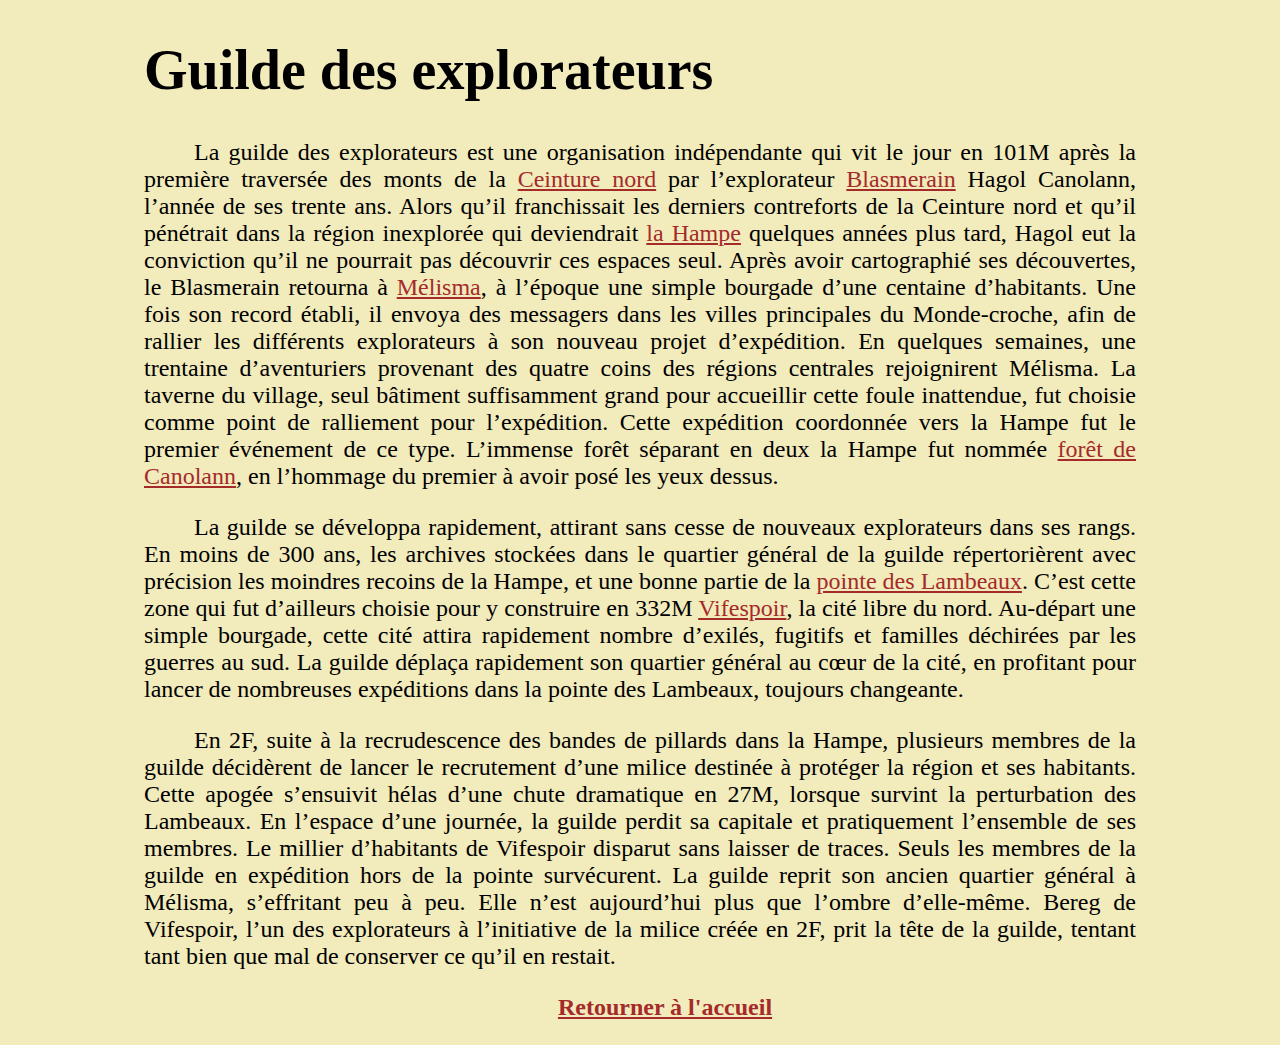
<file: articles/geo_geopo/factions/guilde_explorateurs.html>
<!DOCTYPE html>
<html lang="en">
<head>
    <meta charset="UTF-8">
    <link rel="stylesheet" href="./../../../styles.css">
    <title>Guilde des explorateurs</title>
</head>

<body>
    
    <h1>Guilde des explorateurs</h1>

        <p>La guilde des explorateurs est une organisation indépendante qui vit le jour en 101M après la première traversée des monts de la <a href="./../geographie/regions/hampe/ceinture_nord.html">Ceinture nord</a> par l’explorateur <a href="./../geographie/regions/regions_centrales/canyon_blasmerah.html">Blasmerain</a> Hagol Canolann, l’année de ses trente ans. Alors qu’il franchissait les derniers contreforts de la Ceinture nord et qu’il pénétrait dans la région inexplorée qui deviendrait <a href="./../geographie/regions/hampe/hampe.html">la Hampe</a> quelques années plus tard, Hagol eut la conviction qu’il ne pourrait pas découvrir ces espaces seul. Après avoir cartographié ses découvertes, le Blasmerain retourna à <a href="./../factions/melisma.html">Mélisma</a>, à l’époque une simple bourgade d’une centaine d’habitants. Une fois son record établi, il envoya des messagers dans les villes principales du Monde-croche, afin de rallier les différents explorateurs à son nouveau projet d’expédition. En quelques semaines, une trentaine d’aventuriers provenant des quatre coins des régions centrales rejoignirent Mélisma. La taverne du village, seul bâtiment suffisamment grand pour accueillir cette foule inattendue, fut choisie comme point de ralliement pour l’expédition. Cette expédition coordonnée vers la Hampe fut le premier événement de ce type. L’immense forêt séparant en deux la Hampe fut nommée <a href="./../geographie/regions/hampe/foret_canolann.html">forêt de Canolann</a>, en l’hommage du premier à avoir posé les yeux dessus.</p>
        <p>La guilde se développa rapidement, attirant sans cesse de nouveaux explorateurs dans ses rangs. En moins de 300 ans, les archives stockées dans le quartier général de la guilde répertorièrent avec précision les moindres recoins de la Hampe, et une bonne partie de la <a href="./../geographie/regions/pointe_lambeaux/pointe_lambeaux.html">pointe des Lambeaux</a>. C’est cette zone qui fut d’ailleurs choisie pour y construire en 332M <a href="./../geographie/villes/vifespoir.html">Vifespoir</a>, la cité libre du nord. Au-départ une simple bourgade, cette cité attira rapidement nombre d’exilés, fugitifs et familles déchirées par les guerres au sud. La guilde déplaça rapidement son quartier général au cœur de la cité, en profitant pour lancer de nombreuses expéditions dans la pointe des Lambeaux, toujours changeante.</p>
        <p>En 2F, suite à la recrudescence des bandes de pillards dans la Hampe, plusieurs membres de la guilde décidèrent de lancer le recrutement d’une milice destinée à protéger la région et ses habitants. 

            Cette apogée s’ensuivit hélas d’une chute dramatique en 27M, lorsque survint la perturbation des Lambeaux. En l’espace d’une journée, la guilde perdit sa capitale et pratiquement l’ensemble de ses membres. Le millier d’habitants de Vifespoir disparut sans laisser de traces. Seuls les membres de la guilde en expédition hors de la pointe survécurent. La guilde reprit son ancien quartier général à Mélisma, s’effritant peu à peu. Elle n’est aujourd’hui plus que l’ombre d’elle-même. Bereg de Vifespoir, l’un des explorateurs à l’initiative de la milice créée en 2F, prit la tête de la guilde, tentant tant bien que mal de conserver ce qu’il en restait.</p>

    <p class="retour_index"><a href="./../../../index.html">Retourner à l'accueil</a></p>

</body>

</html>
</file>
<file: styles.css>
* {
    font-family: "Times New Roman",sans-serif;
    margin-left: 48px; margin-right: 48px;
    background-color: #F2EBBC;
}

h1 {
    font-size: 56px;
}

h2 {
    font-size: 42px;
}

h3 {
    font-size: 28px;
}

.title_centre {
    text-align: center;
}

p {
    text-align: center;
    text-align: justify;
    text-justify: inter-word;
    text-indent: 50px;
    font-size: 24px;
}

a {
    margin-left: 0px; margin-right: 0px;
    color:  brown;
}

.list_croche {
    list-style-image: url("images/icons/croche_reduced.png");
    margin-left: 30; margin-right: 10; margin-top: 10px; margin-bottom: 50px; padding: 0;
    text-align: start;
    font-size: 22px;
}

.list_croche_aligned {
        list-style-image: url("images/icons/croche_reduced.png");
        margin-left: 30; margin-right: 10; margin-top: 10px; margin-bottom: 50px; padding: 0;
        text-align: start;
        font-size: 22px;
        list-style-type: disc;
        -webkit-columns: 3;
        -moz-columns: 3;
        columns: 3;
        list-style-position: inside;
}

ul li {
    margin-bottom: 20px;
}

.retour_index {
    font-weight: bold;
    text-align: center;
    
}

strong {
    font-weight: bold;
    margin-left: 0px; margin-right: 0px;
}

.comment {
    font-size: 24px;
    font-style: italic;
    text-indent:0px;
}

/* IMAGES */

.img_perso {
    margin-left:550px;
}

.carte_ville {
    width: 45%;
    margin-left: 450px;
    transition: transform .1s;
}

.carte_ville:hover{
    -ms-transform: scale(1.5); /* IE 9 */
    -webkit-transform: scale(1.5); /* Safari 3-8 */
    transform: scale(1.5);
}

#carte_hampe_pointe {
    width: 45%;
    margin-left: 615px;
    display: block;
    background-color: black;
    transition: transform .1s;
}

#carte_hampe_pointe:hover {
    -ms-transform: scale(1.8); /* IE 9 */
    -webkit-transform: scale(1.8); /* Safari 3-8 */
    transform: scale(1.8);
}

#carte_regions_centrales {
    width: 55%;
    margin-left: 260px;
    transition: transform .1s;
}

#carte_regions_centrales:hover {
    -ms-transform: scale(1.8); /* IE 9 */
    -webkit-transform: scale(1.8); /* Safari 3-8 */
    transform: scale(1.8);
}

/* TIMELINE CHRONOLOGIE */

.timeline {
    position: relative;
    width: 100%;
    max-width: 900px;
    margin: 0 auto;
    padding: 40px 60px;
    background: #d6d6d6;
}

.timeline * {
    margin-left: 0px; margin-right: 0px;
}

.timeline h2 {
    font-size: 42px;
    margin-left:15px;
    margin-right:15px;
    margin-top:2px;
}

.titletimeline {
    background-color: rgb(189, 111, 10);
}

.timeline h3 {
    font-size: 28px;
}

.title_centre {
    text-align: center;
}

.timeline p {
    text-align: center;
    text-align: justify;
    text-justify: inter-word;
    text-indent: 50px;
    font-size: 24px;
}

.timeline a {
    margin-left: 0px; margin-right: 0px;
    color:  brown;
}

.timeline ul {
    background-color: rgb(189, 111, 10);
}
.timeline ul li {
    margin-bottom: 20px;
    margin-left:15px;
    margin-right:15px;
    background-color: rgb(189, 111, 10);
    font-size:24px;
}

.timeline:after {
    content: "";
    position: absolute;
    top: 20px;
    bottom: 20px;
    left: 50%;
    width: 8px;
    background: #64330a;
    border-radius: 3px;
    z-index: 1;
}

.timeline article {
    position: relative;
    background: rgb(189, 111, 10);
    width: calc( 50% - 50px );
    padding: 5px;
}

.timeline article + article {
    margin-top: 20px;
}

.timeline article:before {
    content: "";
    display: block;
    position: absolute;
    top: 0;
    left: calc( 100% + 26px );
    background: #64330a;
    width: 24px;
    height: 24px;
    border: 6px #64330a solid;
    border-radius: 50%;
    z-index: 2;
}

.timeline article:after {
    content: "";
    position: absolute;
    top: 0;
    left: 100%;
    width: 0;
    height: 0;
    border-top: 20px solid transparent;
    border-left: 16px solid rgb(189, 111, 10);
    border-bottom: 20px solid transparent;
}

.timeline article:nth-child(even) {
    margin-left: calc( 50% + 48px );
}

.timeline article:nth-child(even):before {
    left: auto;
    right: calc( 100% + 26px );
}

.timeline article:nth-child(even):after {
    left: auto;
    right: 100%;
    border-left: none;
    border-right: 16px solid rgb(189, 111, 10);
}
</file>
<file: images/icons/Guilde des explorateurs_files/styles.css>
* {
    font-family: "Times New Roman",sans-serif;
    margin-left: 70px; margin-right: 70px;
    background-color: #F2EBBC;
}

h1 {
    font-size: 56px;
}

h2 {
    font-size: 42px;
}

h3 {
    font-size: 28px;
}

p {
    text-align: center;
    text-align: justify;
    text-justify: inter-word;
    text-indent: 50px;
    font-size: 24px;
}

a {
    margin-left: 0px; margin-right: 0px;
    color:  brown;
}

.list_croche {
    list-style-image: url("images/icons/croche_reduced.png");
    margin-left: 30; margin-right: 10; margin-top: 10px; margin-bottom: 50px; padding: 0;
    text-align: start;
    font-size: 22px;
}

.list_croche_aligned {
        list-style-image: url("images/icons/croche_reduced.png");
        margin-left: 30; margin-right: 10; margin-top: 10px; margin-bottom: 50px; padding: 0;
        text-align: start;
        font-size: 22px;
        list-style-type: disc;
        -webkit-columns: 3;
        -moz-columns: 3;
        columns: 3;
        list-style-position: inside;
}

ul li {
    margin-bottom: 20px;
}

.retour_index {
    font-weight: bold;
    text-align: center;
    
}

strong {
    font-weight: bold;
    margin-left: 0px; margin-right: 0px;
}

.carte_ville {
    width: 75%
}

#carte_hampe_pointe {
    width: 65%;
    margin-left: 560px;
    display: block;
    background-color: black;
}

#carte_regions_centrales {
    width: 80%;
    display: block;
}

.comment {
    font-size: 24px;
    font-style: italic;
}
</file>
